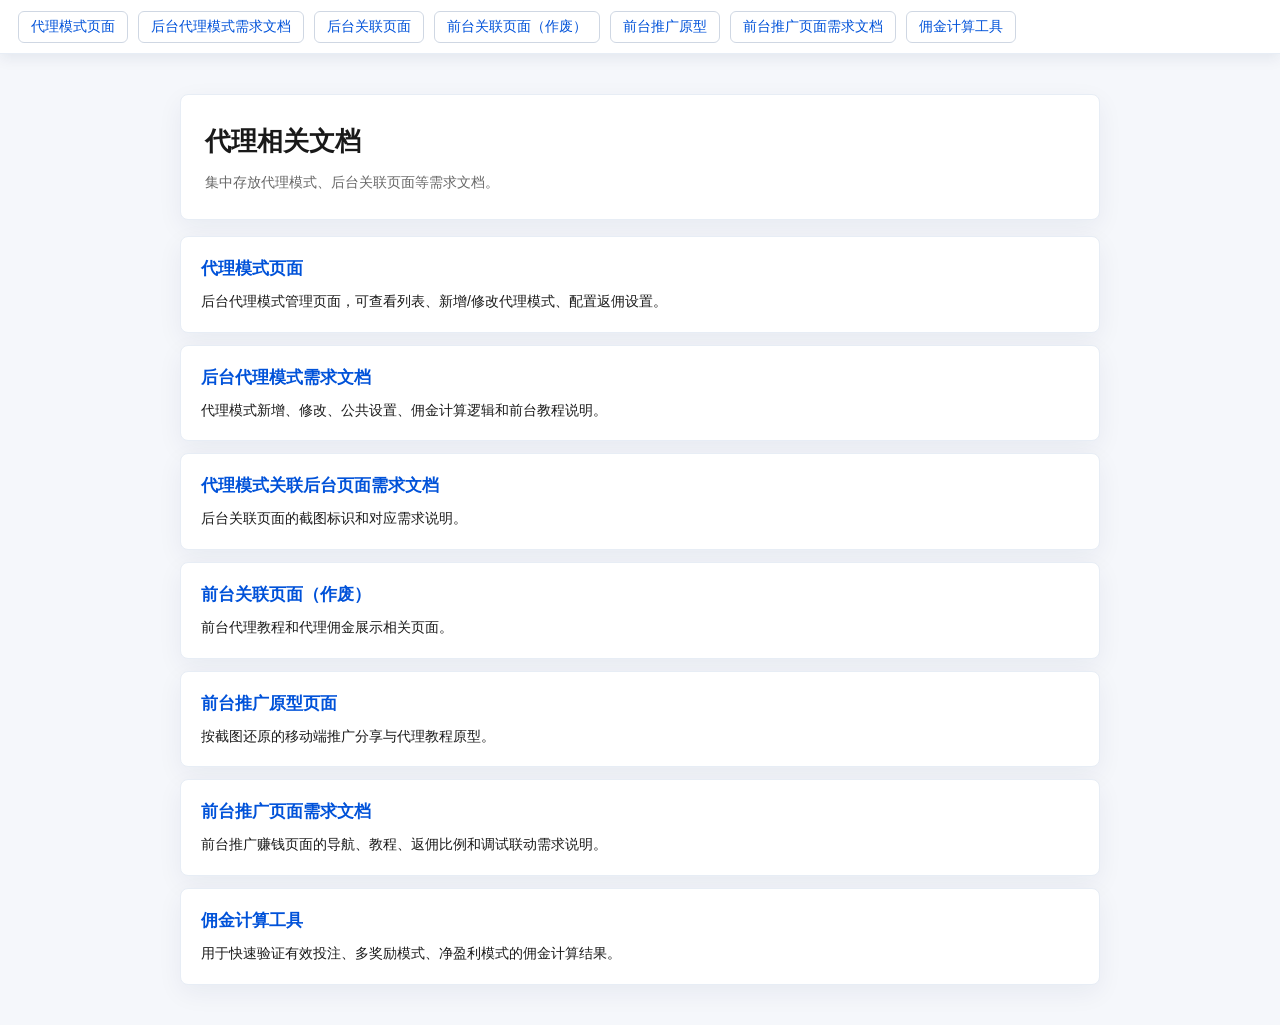
<file: index.html>
<!doctype html>
<html lang="zh-CN">
<head>
  <meta charset="UTF-8" />
  <meta name="viewport" content="width=device-width, initial-scale=1" />
  <title>代理相关文档</title>
  <style>
    :root {
      --brand: #0052d9;
      --border: #e7edf5;
      --bg: #f5f7fb;
      --card: #fff;
      --text-1: rgba(0, 0, 0, .9);
      --text-2: rgba(0, 0, 0, .6);
    }
    * { box-sizing: border-box; }
    body {
      margin: 0;
      padding-top: 54px;
      background: var(--bg);
      color: var(--text-1);
      font: 14px/1.7 "Helvetica Neue", "PingFang SC", "Microsoft YaHei", Arial, sans-serif;
    }
    .global-links {
      position: fixed;
      top: 0;
      left: 0;
      right: 0;
      z-index: 300;
      height: 54px;
      display: flex;
      align-items: center;
      gap: 10px;
      padding: 0 18px;
      overflow-x: auto;
      background: rgba(255, 255, 255, .96);
      border-bottom: 1px solid var(--border);
      box-shadow: 0 4px 14px rgba(15, 40, 80, .08);
      backdrop-filter: blur(8px);
    }
    .global-links a {
      display: inline-flex;
      align-items: center;
      height: 32px;
      padding: 0 12px;
      border: 1px solid #cfd7e3;
      border-radius: 6px;
      color: var(--brand);
      background: #fff;
      font-weight: 500;
      text-decoration: none;
      white-space: nowrap;
    }
    .global-links a:hover {
      border-color: var(--brand);
      background: #f8fbff;
    }
    .page {
      max-width: 960px;
      margin: 0 auto;
      padding: 40px 20px;
    }
    .hero, .doc-card {
      background: var(--card);
      border: 1px solid var(--border);
      border-radius: 8px;
      box-shadow: 0 8px 26px rgba(15, 40, 80, .06);
    }
    .hero {
      padding: 24px;
      margin-bottom: 16px;
    }
    h1 {
      margin: 0 0 8px;
      font-size: 26px;
    }
    p {
      margin: 0;
      color: var(--text-2);
    }
    .doc-list {
      display: grid;
      gap: 12px;
    }
    .doc-card {
      display: block;
      padding: 18px 20px;
      color: inherit;
      text-decoration: none;
    }
    .doc-card:hover {
      border-color: var(--brand);
      background: #f8fbff;
    }
    .doc-card strong {
      display: block;
      margin-bottom: 6px;
      color: var(--brand);
      font-size: 17px;
    }
  </style>
</head>
<body>
  <nav class="global-links" aria-label="页面关联入口">
    <a href="代理模式页面.html" target="_blank">代理模式页面</a>
    <a href="后台代理模式需求文档.html" target="_blank">后台代理模式需求文档</a>
    <a href="后台其他页面.html" target="_blank">后台关联页面</a>
    <a href="前台关联页面.html" target="_blank">前台关联页面（作废）</a>
    <a href="前台推广原型页面.html" target="_blank">前台推广原型</a>
    <a href="前台推广页面需求文档.html" target="_blank">前台推广页面需求文档</a>
    <a href="佣金计算工具.html" target="_blank">佣金计算工具</a>
  </nav>
  <main class="page">
    <section class="hero">
      <h1>代理相关文档</h1>
      <p>集中存放代理模式、后台关联页面等需求文档。</p>
    </section>
    <section class="doc-list" aria-label="代理相关文档列表">
      <a class="doc-card" href="代理模式页面.html">
        <strong>代理模式页面</strong>
        <span>后台代理模式管理页面，可查看列表、新增/修改代理模式、配置返佣设置。</span>
      </a>
      <a class="doc-card" href="后台代理模式需求文档.html">
        <strong>后台代理模式需求文档</strong>
        <span>代理模式新增、修改、公共设置、佣金计算逻辑和前台教程说明。</span>
      </a>
      <a class="doc-card" href="代理模式关联后台页面需求文档.html">
        <strong>代理模式关联后台页面需求文档</strong>
        <span>后台关联页面的截图标识和对应需求说明。</span>
      </a>
      <a class="doc-card" href="前台关联页面.html">
        <strong>前台关联页面（作废）</strong>
        <span>前台代理教程和代理佣金展示相关页面。</span>
      </a>
      <a class="doc-card" href="前台推广原型页面.html">
        <strong>前台推广原型页面</strong>
        <span>按截图还原的移动端推广分享与代理教程原型。</span>
      </a>
      <a class="doc-card" href="前台推广页面需求文档.html">
        <strong>前台推广页面需求文档</strong>
        <span>前台推广赚钱页面的导航、教程、返佣比例和调试联动需求说明。</span>
      </a>
      <a class="doc-card" href="佣金计算工具.html">
        <strong>佣金计算工具</strong>
        <span>用于快速验证有效投注、多奖励模式、净盈利模式的佣金计算结果。</span>
      </a>
    </section>
  </main>
</body>
</html>
</file>
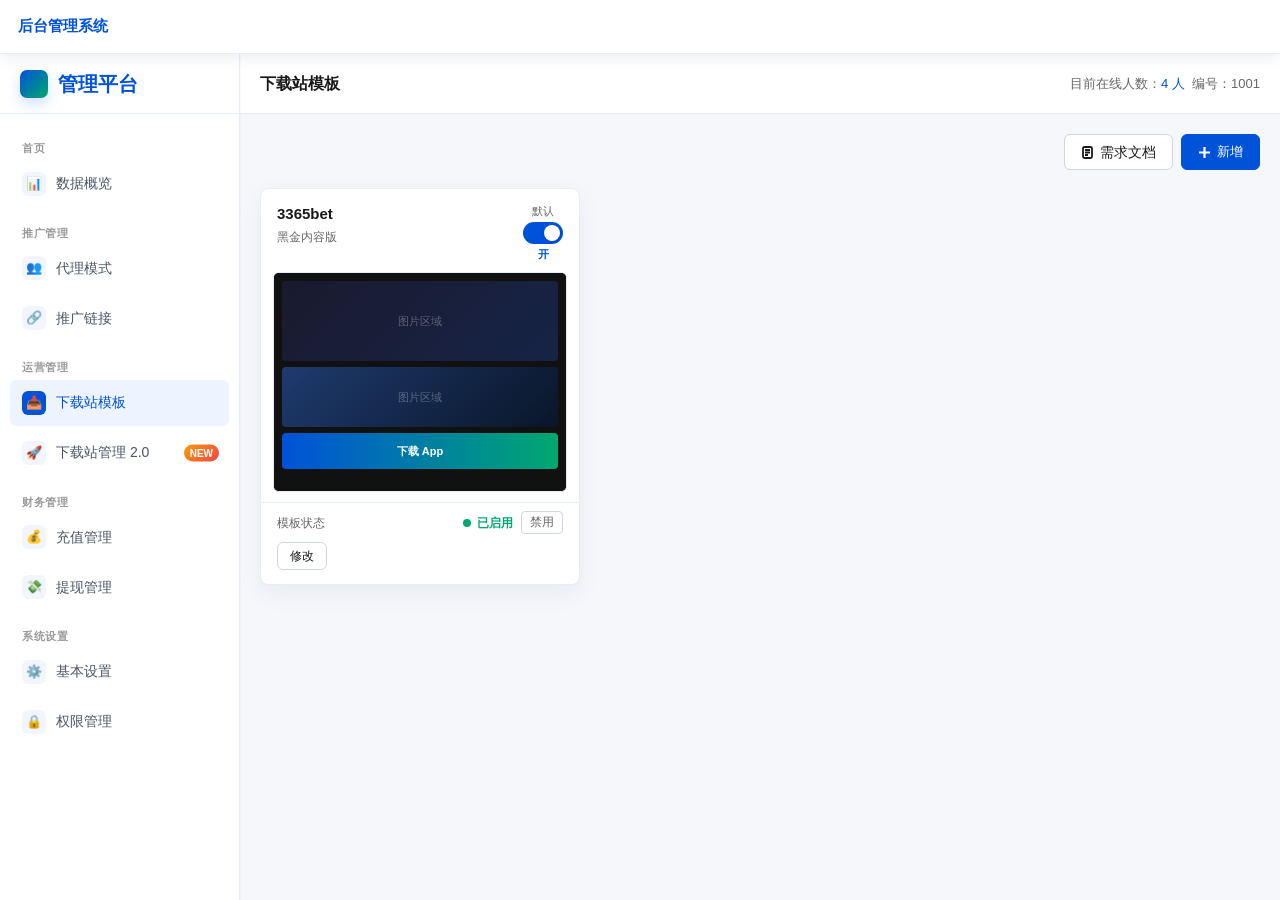
<file: download-station-v2_1.html>
<!doctype html>
<html lang="zh-CN">
<head>
<meta charset="UTF-8">
<meta name="viewport" content="width=device-width, initial-scale=1">
<title>下载站模板</title>
<style>
/* ═══════════════ TOKENS (from 代理模式) ═══════════════ */
:root {
  --td-brand: #0052d9;
  --td-brand-hover: #366ef4;
  --td-success: #00a870;
  --td-danger: #e34d59;
  --td-warning: #ed7b2f;
  --td-text-1: rgba(0,0,0,.9);
  --td-text-2: rgba(0,0,0,.6);
  --td-text-3: rgba(0,0,0,.4);
  --td-border: #cfd7e3;
  --td-border-2: #e7edf5;
  --td-bg: #f5f7fb;
  --td-card: #fff;
  --td-card-soft: #fbfcfe;
  --td-radius: 8px;
  --td-radius-sm: 6px;
  --td-shadow: 0 8px 26px rgba(15,40,80,.06);
  --td-shadow-modal: 0 20px 48px rgba(15,40,80,.16);
  --td-focus: 0 0 0 2px rgba(0,82,217,.2);
}
*{box-sizing:border-box;margin:0;padding:0;}
html{width:100%;overflow-x:hidden;}
body{
  font:14px/1.5 "Helvetica Neue","PingFang SC","Hiragino Sans GB","Microsoft YaHei",-apple-system,BlinkMacSystemFont,sans-serif;
  color:var(--td-text-1);background:var(--td-bg);
  padding-top:54px;overflow-x:hidden;
}

/* ═══════════════ GLOBAL LINKS BAR ═══════════════ */
.global-links{
  position:fixed;top:0;left:0;right:0;z-index:300;
  height:54px;display:flex;align-items:center;gap:10px;
  padding:0 18px;overflow-x:auto;
  background:rgba(255,255,255,.96);
  border-bottom:1px solid var(--td-border-2);
  box-shadow:0 4px 14px rgba(15,40,80,.08);
  backdrop-filter:blur(8px);
}

/* ═══════════════ LAYOUT ═══════════════ */
.app{
  min-height:calc(100vh - 54px);width:100%;max-width:100vw;
  display:grid;grid-template-columns:240px 1fr;overflow-x:hidden;
}

/* ═══════════════ SIDEBAR ═══════════════ */
.side{
  background:#fff;border-right:1px solid var(--td-border-2);
  position:sticky;top:54px;height:calc(100vh - 54px);
  overflow:auto;box-shadow:1px 0 0 rgba(15,40,80,.02);
}
.logo{
  height:60px;display:flex;align-items:center;
  padding:0 20px;font-size:20px;font-weight:700;
  color:var(--td-brand);border-bottom:1px solid var(--td-border-2);
}
.logo::before{
  content:"";width:28px;height:28px;margin-right:10px;
  border-radius:7px;
  background:linear-gradient(135deg,var(--td-brand) 0%,#00a870 100%);
  box-shadow:0 6px 14px rgba(0,82,217,.18);flex-shrink:0;
}
.menu{padding:12px 10px;}
.menu a{
  display:flex;align-items:center;gap:10px;
  color:#4b5565;text-decoration:none;
  padding:11px 12px;margin-bottom:4px;
  border-radius:var(--td-radius-sm);
  transition:background-color .18s,color .18s;font-weight:500;
}
.menu a::before{
  content:attr(data-icon);
  display:inline-flex;align-items:center;justify-content:center;
  width:24px;height:24px;border-radius:6px;
  background:#f2f5fb;color:#6b778c;font-size:13px;flex-shrink:0;
}
.menu a:hover{background:#f4f7fc;color:var(--td-brand);}
.menu a.active{background:#eef4ff;color:var(--td-brand);}
.menu a.active::before{background:var(--td-brand);color:#fff;}
.menu-group-label{
  font-size:11px;font-weight:600;color:var(--td-text-3);
  padding:14px 12px 4px;letter-spacing:.5px;text-transform:uppercase;
}

/* ═══════════════ MAIN ═══════════════ */
.main{display:flex;flex-direction:column;min-width:0;max-width:100%;overflow-x:hidden;}
.topbar{
  height:60px;background:var(--td-card);
  border-bottom:1px solid var(--td-border-2);
  display:flex;align-items:center;justify-content:space-between;
  padding:0 20px;font-size:14px;
  box-shadow:0 1px 0 rgba(15,40,80,.02);
}
.topbar-title{font-size:16px;font-weight:700;color:var(--td-text-1);}
.container{padding:20px;}

/* ═══════════════ BUTTONS ═══════════════ */
.btn{
  display:inline-flex;align-items:center;justify-content:center;gap:6px;
  height:36px;padding:0 16px;border-radius:var(--td-radius-sm);
  font:13px/1 inherit;cursor:pointer;border:1px solid var(--td-border);
  background:#fff;color:var(--td-text-1);transition:.18s;font-weight:500;
  text-decoration:none;
}
.btn:hover{border-color:var(--td-brand-hover);color:var(--td-brand-hover);background:#f8fbff;}
.btn.primary{background:var(--td-brand);color:#fff;border-color:var(--td-brand);}
.btn.primary:hover{background:var(--td-brand-hover);border-color:var(--td-brand-hover);}
.btn.danger{color:var(--td-danger);border-color:#f3b3b8;}
.btn.danger:hover{background:#fff1f2;border-color:var(--td-danger);}
.btn-sm{height:28px;padding:0 12px;font-size:12px;}

/* ═══════════════ CARDS GRID ═══════════════ */
.action-bar{display:flex;justify-content:flex-end;margin-bottom:18px;}
.templates-grid{
  display:grid;
  grid-template-columns:repeat(auto-fill,minmax(280px,1fr));
  gap:20px;
}
.tpl-card{
  background:var(--td-card);border:1px solid var(--td-border-2);
  border-radius:var(--td-radius);box-shadow:var(--td-shadow);overflow:hidden;
  transition:box-shadow .2s;
}
.tpl-card:hover{box-shadow:0 12px 32px rgba(15,40,80,.1);}
.tpl-card-head{
  padding:14px 16px 10px;
  display:flex;justify-content:space-between;align-items:flex-start;
}
.tpl-name{font-size:15px;font-weight:700;}
.tpl-sub{font-size:12px;color:var(--td-text-2);margin-top:2px;}
.switch-wrap{display:flex;flex-direction:column;align-items:center;gap:2px;}
.switch-label{font-size:11px;color:var(--td-text-2);}
.switch{
  width:40px;height:22px;border-radius:11px;
  background:#bfc4cc;cursor:pointer;position:relative;transition:.2s;border:none;
}
.switch::after{
  content:"";position:absolute;top:3px;left:3px;
  width:16px;height:16px;border-radius:50%;
  background:#fff;box-shadow:0 1px 3px rgba(0,0,0,.2);transition:.2s;
}
.switch.on{background:var(--td-brand);}
.switch.on::after{left:21px;}
.tpl-preview-wrap{
  margin:0 12px 10px;border-radius:6px;overflow:hidden;
  border:1px solid var(--td-border-2);background:#111;
  height:220px;overflow-y:auto;position:relative;
}
.tpl-preview-inner{width:100%;min-height:100%;}
.tpl-card-foot{padding:10px 16px 14px;display:flex;gap:8px;}

/* ═══════════════ MODAL OVERLAY ═══════════════ */
.mask{
  display:none;position:fixed;inset:0;z-index:1000;
  background:rgba(0,0,0,.4);backdrop-filter:blur(3px);
  align-items:center;justify-content:center;
  padding:20px 16px;
}
.mask.open{display:flex;}
.modal{
  background:#fff;border-radius:12px;
  box-shadow:var(--td-shadow-modal);
  width:100%;max-width:980px;
  max-height:calc(100vh - 40px);
  display:flex;flex-direction:column;
  animation:mIn .22s ease;
  overflow:hidden;
}
@keyframes mIn{from{opacity:0;transform:translateY(-10px);}to{opacity:1;transform:none;}}

/* Modal header and footer — fixed, never scroll */
.mh{
  padding:16px 24px 14px;border-bottom:1px solid var(--td-border-2);
  display:flex;align-items:center;justify-content:space-between;
  font-size:16px;font-weight:700;flex-shrink:0;
}
.close{
  width:30px;height:30px;border-radius:50%;border:none;background:none;
  cursor:pointer;font-size:20px;color:var(--td-text-3);
  display:flex;align-items:center;justify-content:center;transition:.18s;
}
.close:hover{background:#f5f7fb;color:var(--td-text-1);}

/* Modal layout: form left + preview right — takes all remaining height */
.modal-layout{
  display:grid;grid-template-columns:1fr 320px;
  flex:1;min-height:0;overflow:hidden;
}
.modal-form-col{
  border-right:1px solid var(--td-border-2);
  display:flex;flex-direction:column;min-height:0;overflow:hidden;
}
.modal-preview-col{
  background:#f5f7fb;display:flex;flex-direction:column;
  overflow:hidden;border-radius:0 0 12px 0;
}

/* Scrollable body — only this area scrolls */
.mb{padding:20px 24px;overflow-y:auto;flex:1;min-height:0;}

/* Footer — always visible at the bottom of form col */
.modal-footer{
  padding:12px 24px;border-top:1px solid var(--td-border-2);
  display:flex;justify-content:flex-end;gap:10px;flex-shrink:0;
  background:#fff;
}

/* ═══════════════ FORM INSIDE MODAL ═══════════════ */
.section-title{
  font-size:13px;font-weight:700;color:var(--td-text-1);
  margin:0 0 12px;padding-bottom:8px;
  border-bottom:1px solid var(--td-border-2);
  display:flex;align-items:center;gap:8px;
}
.badge-sm{
  font-size:11px;font-weight:500;color:var(--td-text-2);
  background:#f0f4fb;border-radius:4px;padding:1px 6px;
}
.form-section{margin-bottom:22px;}
.form-row{display:grid;grid-template-columns:1fr 1fr;gap:12px;margin-bottom:12px;}
.form-row.full{grid-template-columns:1fr;}
.form-group{display:flex;flex-direction:column;gap:5px;}
.lb{font-size:12px;color:var(--td-text-2);font-weight:500;}
.lb .req{color:var(--td-danger);margin-left:2px;}
.inp{
  height:34px;padding:0 10px;width:100%;
  border:1px solid var(--td-border);border-radius:var(--td-radius-sm);
  font:13px/1 inherit;color:var(--td-text-1);
  background:#fff;outline:none;transition:.18s;
}
.inp:focus{border-color:var(--td-brand);box-shadow:var(--td-focus);}
.inp::placeholder{color:var(--td-text-3);}
.inp.invalid{border-color:var(--td-danger);}

/* image rows */
.img-rows{display:flex;flex-direction:column;gap:8px;}
.img-row{
  background:#f9fbfd;border:1px solid var(--td-border-2);
  border-radius:var(--td-radius-sm);padding:10px 12px;
  display:grid;grid-template-columns:70px 1fr 28px;gap:10px;align-items:center;
}
.img-thumb{
  width:64px;height:46px;border-radius:5px;
  border:1px dashed var(--td-border);background:#eef2f8;
  display:flex;align-items:center;justify-content:center;
  overflow:hidden;cursor:pointer;transition:.18s;flex-shrink:0;position:relative;
}
.img-thumb:hover{border-color:var(--td-brand);background:#eef4ff;}
.img-thumb img{width:100%;height:100%;object-fit:cover;display:none;position:absolute;inset:0;}
.img-thumb .th-hint{
  display:flex;flex-direction:column;align-items:center;
  gap:1px;color:var(--td-text-3);font-size:9px;text-align:center;
}
.img-row-fields{display:flex;flex-direction:column;gap:6px;}
.rm-btn{
  width:26px;height:26px;border-radius:50%;border:1px solid var(--td-border);
  background:#fff;color:var(--td-text-3);cursor:pointer;
  display:flex;align-items:center;justify-content:center;
  font-size:15px;transition:.18s;flex-shrink:0;align-self:center;
}
.rm-btn:hover{border-color:var(--td-danger);color:var(--td-danger);}
.add-row-btn{
  display:flex;align-items:center;justify-content:center;gap:6px;
  height:36px;border:1px dashed var(--td-border);border-radius:var(--td-radius-sm);
  background:#f9fbfd;color:var(--td-brand);font-size:12px;cursor:pointer;
  transition:.18s;
}
.add-row-btn:hover{border-color:var(--td-brand);background:#eef4ff;}
.add-row-btn:disabled{opacity:.4;cursor:not-allowed;}

/* float icon pair */
.float-pair{display:grid;grid-template-columns:1fr 1fr;gap:10px;}
.float-item{
  background:#f9fbfd;border:1px solid var(--td-border-2);
  border-radius:var(--td-radius-sm);padding:10px 12px;
}
.float-item-head{display:flex;align-items:center;gap:10px;margin-bottom:8px;}
.float-icon-box{
  width:48px;height:48px;border-radius:8px;
  border:1px dashed var(--td-border);background:#eef2f8;
  display:flex;align-items:center;justify-content:center;
  overflow:hidden;cursor:pointer;transition:.18s;flex-shrink:0;position:relative;
}
.float-icon-box:hover{border-color:var(--td-brand);background:#eef4ff;}
.float-icon-box img{width:100%;height:100%;object-fit:cover;display:none;position:absolute;inset:0;}
.float-icon-label{font-size:12px;font-weight:600;color:var(--td-text-2);}

/* bottom image */
.bottom-img-box{
  width:100%;height:64px;border-radius:6px;
  border:1px dashed var(--td-border);background:#eef2f8;
  display:flex;align-items:center;justify-content:center;
  overflow:hidden;cursor:pointer;transition:.18s;margin-bottom:10px;position:relative;
}
.bottom-img-box:hover{border-color:var(--td-brand);background:#eef4ff;}
.bottom-img-box img{width:100%;height:100%;object-fit:contain;display:none;position:absolute;inset:0;}
.bottom-img-hint{display:flex;flex-direction:column;align-items:center;gap:3px;color:var(--td-text-3);font-size:11px;}

/* ═══════════════ PREVIEW PANEL ═══════════════ */
.preview-panel{
  padding:16px;overflow-y:auto;flex:1;min-height:0;
  display:flex;flex-direction:column;align-items:center;
}
.preview-panel-title{
  font-size:12px;font-weight:700;color:var(--td-text-2);
  margin-bottom:10px;letter-spacing:.5px;text-transform:uppercase;
  width:100%;text-align:center;
}
.phone-frame{
  width:220px;margin:0 auto;
  background:#0d0d0d;border-radius:28px;
  box-shadow:0 0 0 8px #222,0 20px 40px rgba(0,0,0,.5);
  overflow:hidden;position:relative;flex-shrink:0;
}
.phone-notch{
  height:22px;background:#0d0d0d;
  display:flex;align-items:center;justify-content:center;
  position:relative;z-index:2;
}
.phone-notch::after{
  content:"";width:60px;height:12px;border-radius:6px;background:#111;
}
.phone-screen{
  background:#1a1a2e;min-height:380px;position:relative;overflow:hidden;
  display:flex;flex-direction:column;
}
/* preview image area */
.pv-imgs{flex:1;overflow-y:auto;padding:0;}
.pv-img-item{width:100%;display:block;}
.pv-img-item img{width:100%;display:block;object-fit:cover;}
.pv-img-placeholder{
  width:100%;height:80px;
  display:flex;align-items:center;justify-content:center;
  background:linear-gradient(135deg,#1e3a6e,#0a1628);
  color:rgba(255,255,255,.25);font-size:10px;
}
/* float icons on phone */
.pv-floats{
  position:absolute;right:6px;top:16px;
  display:flex;flex-direction:column;gap:4px;z-index:10;
}
.pv-float{
  width:30px;height:30px;border-radius:8px;
  background:rgba(255,255,255,.15);backdrop-filter:blur(4px);
  border:1px solid rgba(255,255,255,.2);
  display:flex;align-items:center;justify-content:center;
  overflow:hidden;font-size:10px;color:#fff;
}
.pv-float img{width:100%;height:100%;object-fit:cover;display:none;}
/* bottom bar on phone */
.pv-bottom{
  background:#1a1a2e;padding:6px;
  border-top:1px solid rgba(255,255,255,.08);
  display:flex;align-items:center;gap:4px;flex-shrink:0;
}
.pv-bottom-img{
  flex:1;height:36px;border-radius:4px;overflow:hidden;
  background:linear-gradient(135deg,#0052d9,#00a870);
  display:flex;align-items:center;justify-content:center;
  color:#fff;font-size:9px;
}
.pv-bottom-img img{width:100%;height:100%;object-fit:cover;display:none;}

/* ═══════════════ ENABLE TOGGLE ROW ═══════════════ */
.enable-toggle-row{
  display:flex;align-items:center;gap:8px;height:34px;
}
.enable-toggle-label{
  font-size:13px;font-weight:600;color:var(--td-success);min-width:60px;
}
.enable-toggle-tip{
  font-size:11px;color:var(--td-text-3);
}

/* ═══════════════ IMAGE SIZE HINT ═══════════════ */
.img-size-hint{
  display:flex;align-items:center;gap:5px;
  font-size:12px;color:var(--td-text-2);
  background:#f0f6ff;border:1px solid #d4e5ff;
  border-radius:var(--td-radius-sm);
  padding:6px 10px;margin-bottom:10px;line-height:1.4;
}
.img-size-hint svg{flex-shrink:0;color:var(--td-brand);}
.img-size-hint strong{color:var(--td-brand);}

/* size tag inside img row */
.img-size-tag{
  display:inline-flex;align-items:center;gap:3px;
  font-size:10px;color:var(--td-text-3);
  background:#f0f4fb;border-radius:3px;padding:1px 5px;
  margin-top:2px;
}

/* ═══════════════ PRD MODAL ═══════════════ */
.prd-mask{
  display:none;position:fixed;inset:0;z-index:1500;
  background:rgba(0,0,0,.5);backdrop-filter:blur(3px);
  align-items:center;justify-content:center;padding:20px;
}
.prd-mask.open{display:flex;}
.prd-box{
  background:#fff;border-radius:12px;
  box-shadow:0 20px 60px rgba(15,40,80,.2);
  width:100%;max-width:760px;max-height:calc(100vh - 40px);
  display:flex;flex-direction:column;animation:mIn .22s ease;overflow:hidden;
}
.prd-head{
  padding:16px 24px;border-bottom:1px solid var(--td-border-2);
  display:flex;align-items:center;justify-content:space-between;flex-shrink:0;
}
.prd-head-left{display:flex;align-items:center;gap:10px;}
.prd-head-tag{
  font-size:11px;font-weight:700;color:#fff;
  background:var(--td-brand);border-radius:4px;padding:2px 8px;letter-spacing:.5px;
}
.prd-head-title{font-size:15px;font-weight:700;color:var(--td-text-1);}
.prd-head-ver{font-size:12px;color:var(--td-text-3);}
.prd-body{overflow-y:auto;padding:24px 28px;flex:1;}
.prd-cover{
  text-align:center;padding:20px 0 28px;
  border-bottom:2px solid var(--td-border-2);margin-bottom:24px;
}
.prd-cover-title{font-size:22px;font-weight:800;color:var(--td-brand);margin-bottom:4px;}
.prd-cover-sub{font-size:13px;color:var(--td-text-3);}
.prd-cover-meta{
  display:inline-flex;gap:20px;margin-top:14px;
  background:#f5f7fb;border-radius:8px;padding:10px 20px;font-size:12px;color:var(--td-text-2);
}
.prd-cover-meta span strong{color:var(--td-text-1);}
.prd-section{margin-bottom:24px;}
.prd-h1{
  font-size:15px;font-weight:800;color:var(--td-text-1);
  padding:8px 12px;background:#f0f6ff;border-left:3px solid var(--td-brand);
  border-radius:0 6px 6px 0;margin-bottom:12px;
}
.prd-h2{font-size:13px;font-weight:700;color:var(--td-brand);margin:14px 0 6px;}
.prd-p{font-size:13px;color:#555;line-height:1.7;margin-bottom:6px;}
.prd-ul{list-style:none;padding:0;margin:0 0 8px;}
.prd-ul li{font-size:13px;color:#555;line-height:1.6;padding:2px 0 2px 16px;position:relative;}
.prd-ul li::before{content:'·';position:absolute;left:4px;color:var(--td-brand);font-weight:700;}
.prd-table{width:100%;border-collapse:collapse;font-size:12px;margin-bottom:10px;}
.prd-table th{background:var(--td-brand);color:#fff;padding:7px 10px;text-align:left;font-weight:600;}
.prd-table td{padding:7px 10px;border-bottom:1px solid var(--td-border-2);color:#555;vertical-align:top;line-height:1.5;}
.prd-table tr:nth-child(even) td{background:#f9fbfd;}
.prd-table tr:last-child td{border-bottom:none;}
.prd-tag{
  display:inline-block;font-size:11px;padding:1px 6px;border-radius:3px;font-weight:600;
}
.prd-tag.todo{background:#fff3cd;color:#856404;}
.prd-tag.yes{background:#d1fae5;color:#065f46;}
.prd-tag.no{background:#fee2e2;color:#991b1b;}
.prd-divider{height:1px;background:var(--td-border-2);margin:20px 0;}
.prd-foot{
  padding:12px 24px;border-top:1px solid var(--td-border-2);
  display:flex;justify-content:flex-end;gap:8px;flex-shrink:0;background:#fafbfd;
}

/* ═══════════════ CONFIRM DIALOG ═══════════════ */
.confirm-mask{
  display:none;position:fixed;inset:0;z-index:2000;
  background:rgba(0,0,0,.45);backdrop-filter:blur(2px);
  align-items:center;justify-content:center;
}
.confirm-mask.open{display:flex;}
.confirm-box{
  background:#fff;border-radius:10px;
  box-shadow:0 20px 48px rgba(15,40,80,.18);
  width:320px;padding:24px 24px 18px;
  animation:mIn .18s ease;
}
.confirm-icon{
  width:40px;height:40px;border-radius:50%;
  display:flex;align-items:center;justify-content:center;
  margin:0 auto 12px;font-size:20px;
}
.confirm-icon.warn{background:#fff7ed;}
.confirm-title{font-size:15px;font-weight:700;text-align:center;margin-bottom:6px;}
.confirm-desc{font-size:13px;color:var(--td-text-2);text-align:center;line-height:1.6;margin-bottom:18px;}
.confirm-btns{display:flex;gap:8px;}
.confirm-btns .btn{flex:1;height:36px;}

/* ═══════════════ CARD ENABLE SWITCH ═══════════════ */
.card-status-bar{
  padding:8px 16px 0;
  display:flex;align-items:center;justify-content:space-between;
  border-top:1px solid var(--td-border-2);margin:0 0 -2px;
}
.card-status-label{font-size:12px;color:var(--td-text-2);}
.card-status-val{
  font-size:12px;font-weight:600;
  display:flex;align-items:center;gap:6px;
}
.card-status-val.enabled{color:var(--td-success);}
.card-status-val.disabled{color:var(--td-text-3);}
.card-enable-btn{
  font-size:12px;cursor:pointer;
  padding:2px 8px;border-radius:4px;border:1px solid var(--td-border);
  background:#fff;color:var(--td-text-2);transition:.15s;
}
.card-enable-btn:hover{border-color:var(--td-brand);color:var(--td-brand);}

/* ═══════════════ TOAST ═══════════════ */
.toast{
  position:fixed;bottom:28px;left:50%;
  transform:translateX(-50%) translateY(10px);
  background:#1a2332;color:#fff;padding:9px 20px;
  border-radius:99px;font-size:13px;z-index:9999;
  opacity:0;transition:.25s;pointer-events:none;white-space:nowrap;
}
.toast.show{opacity:1;transform:translateX(-50%) translateY(0);}

/* ═══════════════ V2 TABS ═══════════════ */
.v2-tabs{display:flex;overflow-x:auto;gap:2px;padding:0 4px;}
.v2-tab{
  white-space:nowrap;height:44px;padding:0 14px;
  background:none;border:none;border-bottom:2px solid transparent;
  font:13px/1 inherit;color:var(--td-text-2);cursor:pointer;
  transition:.15s;font-weight:500;
}
.v2-tab:hover{color:var(--td-text-1);}
.v2-tab.active{color:var(--td-brand);border-bottom-color:var(--td-brand);font-weight:700;}

/* ═══════════════ SCROLLBAR ═══════════════ */
::-webkit-scrollbar{width:5px;height:5px;}
::-webkit-scrollbar-track{background:transparent;}
::-webkit-scrollbar-thumb{background:#d0d7e5;border-radius:3px;}
@keyframes spin{to{transform:rotate(360deg);}}
</style>
</head>
<body>

<!-- Global links bar (from 代理模式) -->
<div class="global-links">
  <span style="font-weight:700;color:var(--td-brand);font-size:15px;white-space:nowrap;">后台管理系统</span>
</div>

<div class="app">
  <!-- ── Sidebar (from 代理模式) ── -->
  <aside class="side">
    <div class="logo">管理平台</div>
    <nav class="menu">
      <div class="menu-group-label">首页</div>
      <a href="#" data-icon="📊">数据概览</a>
      <div class="menu-group-label">推广管理</div>
      <a href="#" data-icon="👥">代理模式</a>
      <a href="#" data-icon="🔗">推广链接</a>
      <div class="menu-group-label">运营管理</div>
      <a href="#" class="active" data-icon="📥" onclick="switchPage('v1',this)">下载站模板</a>
      <a href="#" data-icon="🚀" onclick="switchPage('v2',this)" style="position:relative;">下载站管理 2.0<span style="position:absolute;right:10px;top:50%;transform:translateY(-50%);font-size:10px;font-weight:700;background:linear-gradient(135deg,#f59e0b,#ef4444);color:#fff;border-radius:99px;padding:1px 6px;line-height:1.5;">NEW</span></a>
      <div class="menu-group-label">财务管理</div>
      <a href="#" data-icon="💰">充值管理</a>
      <a href="#" data-icon="💸">提现管理</a>
      <div class="menu-group-label">系统设置</div>
      <a href="#" data-icon="⚙️">基本设置</a>
      <a href="#" data-icon="🔒">权限管理</a>
    </nav>
  </aside>

  <!-- ── Main ── -->
  <main class="main">

    <!-- PAGE V1 -->
    <div id="pageV1">
    <header class="topbar">
      <span class="topbar-title">下载站模板</span>
      <div style="font-size:13px;color:var(--td-text-2);">目前在线人数：<span style="color:var(--td-brand)">4 人</span>&nbsp;&nbsp;编号：1001</div>
    </header>

    <div class="container">
      <div class="action-bar">
        <a class="btn" onclick="openPrd()" style="margin-right:8px;cursor:pointer;">
          <svg width="13" height="13" viewBox="0 0 13 13" fill="none" stroke="currentColor" stroke-width="1.8"><rect x="2" y="1" width="9" height="11" rx="1.5"/><path d="M4 4h5M4 6.5h5M4 9h3"/></svg>
          需求文档
        </a>
        <button class="btn primary" onclick="openModal()">
          <svg width="13" height="13" viewBox="0 0 13 13" fill="none" stroke="currentColor" stroke-width="2.2"><path d="M6.5 1v11M1 6.5h11"/></svg>
          新增
        </button>
      </div>

      <!-- Template cards -->
      <div class="templates-grid" id="templatesGrid">
        <!-- Sample card -->
        <div class="tpl-card" data-enabled="1">
          <div class="tpl-card-head">
            <div>
              <div class="tpl-name">3365bet</div>
              <div class="tpl-sub">黑金内容版</div>
            </div>
            <div class="switch-wrap">
              <div class="switch-label">默认</div>
              <button class="switch on default-switch" onclick="setDefault(this)"></button>
              <div class="switch-label" style="color:var(--td-brand);font-weight:600;">开</div>
            </div>
          </div>
          <div class="tpl-preview-wrap">
            <div class="tpl-preview-inner" style="background:#111;padding:8px;display:flex;flex-direction:column;gap:6px;">
              <div style="height:80px;background:linear-gradient(135deg,#1a1a2e,#162447);border-radius:4px;display:flex;align-items:center;justify-content:center;color:rgba(255,255,255,.3);font-size:11px;">图片区域</div>
              <div style="height:60px;background:linear-gradient(135deg,#1e3a6e,#0a1628);border-radius:4px;display:flex;align-items:center;justify-content:center;color:rgba(255,255,255,.3);font-size:11px;">图片区域</div>
              <div style="height:36px;background:linear-gradient(90deg,#0052d9,#00a870);border-radius:4px;display:flex;align-items:center;justify-content:center;color:#fff;font-size:11px;font-weight:600;">下载 App</div>
            </div>
          </div>
          <div class="card-status-bar">
            <span class="card-status-label">模板状态</span>
            <div style="display:flex;align-items:center;gap:8px;">
              <span class="card-status-val enabled" id="statusVal_0">
                <svg width="8" height="8" viewBox="0 0 8 8"><circle cx="4" cy="4" r="4" fill="currentColor"/></svg>已启用
              </span>
              <button class="card-enable-btn" onclick="confirmToggleEnable(this,0)">禁用</button>
            </div>
          </div>
          <div class="tpl-card-foot">
            <button class="btn btn-sm" onclick="openModal('edit')">修改</button>
          </div>
        </div>
      </div>
    </div>
    </div><!-- /pageV1 -->

    <!-- PAGE V2 -->
    <div id="pageV2" style="display:none;">
    <header class="topbar">
      <span class="topbar-title" style="display:flex;align-items:center;gap:8px;">
        下载站管理
        <span style="font-size:11px;font-weight:700;background:linear-gradient(135deg,#0052d9,#00a870);color:#fff;border-radius:99px;padding:2px 8px;">2.0</span>
      </span>
      <div style="font-size:13px;color:var(--td-text-2);">目前在线人数：<span style="color:var(--td-brand)">4 人</span>&nbsp;&nbsp;编号：1001</div>
    </header>

    <div class="container">
      <!-- Stats bar -->
      <div style="display:grid;grid-template-columns:repeat(4,1fr);gap:16px;margin-bottom:20px;">
        <div style="background:#fff;border:1px solid var(--td-border-2);border-radius:var(--td-radius);padding:16px 20px;box-shadow:var(--td-shadow);">
          <div style="font-size:12px;color:var(--td-text-2);margin-bottom:6px;">模板总数</div>
          <div style="font-size:28px;font-weight:800;color:var(--td-text-1);">3</div>
          <div style="font-size:11px;color:var(--td-text-3);margin-top:4px;">上限 20 个</div>
        </div>
        <div style="background:#fff;border:1px solid var(--td-border-2);border-radius:var(--td-radius);padding:16px 20px;box-shadow:var(--td-shadow);">
          <div style="font-size:12px;color:var(--td-text-2);margin-bottom:6px;">已启用</div>
          <div style="font-size:28px;font-weight:800;color:var(--td-success);">2</div>
          <div style="font-size:11px;color:var(--td-text-3);margin-top:4px;">前台运行中</div>
        </div>
        <div style="background:#fff;border:1px solid var(--td-border-2);border-radius:var(--td-radius);padding:16px 20px;box-shadow:var(--td-shadow);">
          <div style="font-size:12px;color:var(--td-text-2);margin-bottom:6px;">支持语言</div>
          <div style="font-size:28px;font-weight:800;color:var(--td-brand);">6</div>
          <div style="font-size:11px;color:var(--td-text-3);margin-top:4px;">多语言版本</div>
        </div>
        <div style="background:#fff;border:1px solid var(--td-border-2);border-radius:var(--td-radius);padding:16px 20px;box-shadow:var(--td-shadow);">
          <div style="font-size:12px;color:var(--td-text-2);margin-bottom:6px;">模板样式</div>
          <div style="font-size:28px;font-weight:800;color:#f59e0b;">7</div>
          <div style="font-size:11px;color:var(--td-text-3);margin-top:4px;">可选风格</div>
        </div>
      </div>

      <div class="action-bar">
        <button class="btn primary" onclick="openV2Modal()">
          <svg width="13" height="13" viewBox="0 0 13 13" fill="none" stroke="currentColor" stroke-width="2.2"><path d="M6.5 1v11M1 6.5h11"/></svg>
          新增
        </button>
      </div>

      <!-- V2 Template cards -->
      <div class="templates-grid" id="v2TemplatesGrid">

        <!-- Sample V2 card 1 -->
        <div class="tpl-card v2-card" data-enabled="1" data-style="蓝白版" data-lang="葡萄牙语">
          <div style="height:4px;background:linear-gradient(90deg,#0052d9,#366ef4);"></div>
          <div class="tpl-card-head">
            <div>
              <div class="tpl-name">188.com 葡萄牙语版</div>
              <div style="display:flex;gap:6px;margin-top:4px;flex-wrap:wrap;">
                <span style="font-size:10px;background:#eef4ff;color:var(--td-brand);border-radius:3px;padding:1px 6px;font-weight:600;">蓝白版</span>
                <span style="font-size:10px;background:#f0fdf4;color:#16a34a;border-radius:3px;padding:1px 6px;font-weight:600;">葡萄牙语</span>
              </div>
            </div>
            <div class="switch-wrap">
              <div class="switch-label">默认</div>
              <button class="switch on default-switch v2-default" onclick="setV2Default(this)"></button>
              <div class="switch-label" style="color:var(--td-brand);font-weight:600;">开</div>
            </div>
          </div>
          <div class="tpl-preview-wrap">
            <div style="background:#1565C0;padding:6px 8px;display:flex;align-items:center;gap:6px;">
              <div style="width:20px;height:20px;background:#fff;border-radius:4px;display:flex;align-items:center;justify-content:center;font-size:9px;font-weight:700;color:#0052d9;">A</div>
              <span style="color:#fff;font-size:10px;font-weight:700;flex:1;">text</span>
            </div>
            <div style="height:120px;background:linear-gradient(135deg,#1e3a8a,#1565C0);display:flex;align-items:center;justify-content:center;font-size:10px;color:rgba(255,255,255,.5);">ANOS DE JOGO CONFIÁVEL</div>
            <div style="background:#f0f4ff;padding:8px;display:flex;gap:6px;">
              <div style="flex:1;height:28px;background:#0052d9;border-radius:4px;display:flex;align-items:center;justify-content:center;color:#fff;font-size:9px;font-weight:700;">Jogue Agora</div>
              <div style="flex:1;height:28px;background:#f59e0b;border-radius:4px;display:flex;align-items:center;justify-content:center;color:#fff;font-size:9px;font-weight:700;">Baixe Agora</div>
            </div>
          </div>
          <div class="card-status-bar">
            <span class="card-status-label">模板状态</span>
            <div style="display:flex;align-items:center;gap:8px;">
              <span class="card-status-val enabled">
                <svg width="8" height="8" viewBox="0 0 8 8"><circle cx="4" cy="4" r="4" fill="currentColor"/></svg>已启用
              </span>
              <button class="card-enable-btn" onclick="confirmV2ToggleEnable(this)">禁用</button>
            </div>
          </div>
          <div class="tpl-card-foot">
            <button class="btn btn-sm" onclick="openV2Modal('edit',this)">修改</button>
            <button class="btn btn-sm" style="margin-left:auto;color:var(--td-text-3);" onclick="">复制链接</button>
          </div>
        </div>

        <!-- Sample V2 card 2 -->
        <div class="tpl-card v2-card" data-enabled="1" data-style="黑金版" data-lang="英语">
          <div style="height:4px;background:linear-gradient(90deg,#b45309,#f59e0b);"></div>
          <div class="tpl-card-head">
            <div>
              <div class="tpl-name">3365bet 英语版</div>
              <div style="display:flex;gap:6px;margin-top:4px;flex-wrap:wrap;">
                <span style="font-size:10px;background:#1a1a2e;color:#f59e0b;border-radius:3px;padding:1px 6px;font-weight:600;">黑金版</span>
                <span style="font-size:10px;background:#f0fdf4;color:#16a34a;border-radius:3px;padding:1px 6px;font-weight:600;">英语</span>
              </div>
            </div>
            <div class="switch-wrap">
              <div class="switch-label">默认</div>
              <button class="switch v2-default" onclick="setV2Default(this)"></button>
              <div class="switch-label">关</div>
            </div>
          </div>
          <div class="tpl-preview-wrap">
            <div style="background:#111;padding:6px 8px;display:flex;align-items:center;gap:6px;">
              <div style="width:20px;height:20px;background:#f59e0b;border-radius:4px;display:flex;align-items:center;justify-content:center;font-size:9px;font-weight:700;color:#111;">A</div>
              <span style="color:#f59e0b;font-size:10px;font-weight:700;flex:1;">text</span>
            </div>
            <div style="height:120px;background:linear-gradient(135deg,#111,#1a1a2e);display:flex;align-items:center;justify-content:center;font-size:10px;color:rgba(245,158,11,.5);">GAMING PLATFORM</div>
            <div style="background:#0d0d0d;padding:8px;display:flex;gap:6px;">
              <div style="flex:1;height:28px;background:#f59e0b;border-radius:4px;display:flex;align-items:center;justify-content:center;color:#111;font-size:9px;font-weight:700;">Play Now</div>
              <div style="flex:1;height:28px;border:1px solid #f59e0b;border-radius:4px;display:flex;align-items:center;justify-content:center;color:#f59e0b;font-size:9px;font-weight:700;">Download</div>
            </div>
          </div>
          <div class="card-status-bar">
            <span class="card-status-label">模板状态</span>
            <div style="display:flex;align-items:center;gap:8px;">
              <span class="card-status-val enabled">
                <svg width="8" height="8" viewBox="0 0 8 8"><circle cx="4" cy="4" r="4" fill="currentColor"/></svg>已启用
              </span>
              <button class="card-enable-btn" onclick="confirmV2ToggleEnable(this)">禁用</button>
            </div>
          </div>
          <div class="tpl-card-foot">
            <button class="btn btn-sm" onclick="openV2Modal('edit',this)">修改</button>
            <button class="btn btn-sm" style="margin-left:auto;color:var(--td-text-3);" onclick="">复制链接</button>
          </div>
        </div>

        <!-- Sample V2 card 3 - disabled -->
        <div class="tpl-card v2-card" data-enabled="0" data-style="应用商店版" data-lang="西班牙语" style="opacity:.55">
          <div style="height:4px;background:linear-gradient(90deg,#6366f1,#8b5cf6);"></div>
          <div class="tpl-card-head">
            <div>
              <div class="tpl-name">多语言应用商店版</div>
              <div style="display:flex;gap:6px;margin-top:4px;flex-wrap:wrap;">
                <span style="font-size:10px;background:#eef4ff;color:#6366f1;border-radius:3px;padding:1px 6px;font-weight:600;">应用商店版</span>
                <span style="font-size:10px;background:#fef9f0;color:#b45309;border-radius:3px;padding:1px 6px;font-weight:600;">西班牙语</span>
              </div>
            </div>
            <div class="switch-wrap">
              <div class="switch-label">默认</div>
              <button class="switch v2-default" onclick="setV2Default(this)"></button>
              <div class="switch-label">关</div>
            </div>
          </div>
          <div class="tpl-preview-wrap">
            <div style="background:#4338ca;padding:6px 8px;display:flex;align-items:center;gap:6px;">
              <div style="width:20px;height:20px;background:#fff;border-radius:4px;display:flex;align-items:center;justify-content:center;font-size:9px;font-weight:700;color:#4338ca;">A</div>
              <span style="color:#fff;font-size:10px;font-weight:700;flex:1;">text</span>
            </div>
            <div style="height:120px;background:linear-gradient(135deg,#3730a3,#4338ca);display:flex;align-items:center;justify-content:center;font-size:10px;color:rgba(255,255,255,.5);">TIENDA DE APLICACIONES</div>
            <div style="background:#eef2ff;padding:8px;display:flex;gap:6px;">
              <div style="flex:1;height:28px;background:#4338ca;border-radius:4px;display:flex;align-items:center;justify-content:center;color:#fff;font-size:9px;font-weight:700;">Jugar Ahora</div>
              <div style="flex:1;height:28px;background:#8b5cf6;border-radius:4px;display:flex;align-items:center;justify-content:center;color:#fff;font-size:9px;font-weight:700;">Descargar</div>
            </div>
          </div>
          <div class="card-status-bar">
            <span class="card-status-label">模板状态</span>
            <div style="display:flex;align-items:center;gap:8px;">
              <span class="card-status-val disabled">
                <svg width="8" height="8" viewBox="0 0 8 8"><circle cx="4" cy="4" r="4" fill="currentColor"/></svg>已禁用
              </span>
              <button class="card-enable-btn" onclick="confirmV2ToggleEnable(this)">启用</button>
            </div>
          </div>
          <div class="tpl-card-foot">
            <button class="btn btn-sm" onclick="openV2Modal('edit',this)">修改</button>
            <button class="btn btn-sm" style="margin-left:auto;color:var(--td-text-3);" onclick="">复制链接</button>
          </div>
        </div>

      </div>
    </div>
    </div><!-- /pageV2 -->

  </main>
</div>

<!-- ═══════════════ V2 MODAL ═══════════════ -->
<div class="mask" id="v2ModalMask">
  <div class="modal" style="max-width:1100px;">
    <div class="mh">
      <span id="v2ModalTitle">新增</span>
      <button class="close" onclick="closeV2Modal()">×</button>
    </div>

    <!-- Top meta row -->
    <div style="padding:14px 24px 0;border-bottom:1px solid var(--td-border-2);background:#fafbfd;flex-shrink:0;display:flex;flex-wrap:wrap;align-items:flex-end;gap:18px;">
      <div style="display:flex;align-items:center;gap:10px;padding-bottom:14px;">
        <span style="font-size:13px;color:var(--td-text-2);font-weight:500;white-space:nowrap;">选择样式</span>
        <div style="position:relative;">
          <select id="v2StyleSel" onchange="v2StyleChange()" style="height:34px;padding:0 32px 0 12px;border:1px solid var(--td-border);border-radius:var(--td-radius-sm);font:13px inherit;color:var(--td-text-1);appearance:none;background:#fff;cursor:pointer;min-width:130px;">
            <option>蓝白版</option>
            <option>内容版</option>
            <option>黑金版</option>
            <option>黑金内容版</option>
            <option>应用商店版</option>
            <option>PWA专用模板</option>
            <option>专业广告模板</option>
          </select>
          <svg style="position:absolute;right:8px;top:50%;transform:translateY(-50%);pointer-events:none;" width="12" height="12" viewBox="0 0 12 12" fill="none" stroke="#888" stroke-width="1.8"><path d="M2 4l4 4 4-4"/></svg>
        </div>
      </div>
      <div style="display:flex;align-items:center;gap:10px;padding-bottom:14px;">
        <span style="font-size:13px;color:var(--td-danger);font-weight:500;">*</span>
        <span style="font-size:13px;color:var(--td-text-2);font-weight:500;white-space:nowrap;">模板名称</span>
        <input class="inp" id="v2Name" placeholder="请输入模板名称" style="width:220px;">
      </div>
      <div style="display:flex;align-items:center;gap:10px;padding-bottom:14px;background:#fff8e7;border-radius:6px;padding:8px 14px;margin-bottom:6px;border:1px solid #f5d87a;">
        <span style="font-size:13px;color:var(--td-text-2);font-weight:500;white-space:nowrap;">选择语言</span>
        <div style="position:relative;">
          <select id="v2LangSel" style="height:32px;padding:0 28px 0 10px;border:1px solid #e0c060;border-radius:var(--td-radius-sm);font:13px inherit;color:var(--td-text-1);appearance:none;background:#fff;cursor:pointer;min-width:120px;">
            <option>葡萄牙语 🌐</option>
            <option>英语 🌐</option>
            <option>西班牙语 🌐</option>
            <option>印地语 🌐</option>
            <option>印尼语 🌐</option>
            <option>泰语 🌐</option>
          </select>
          <svg style="position:absolute;right:6px;top:50%;transform:translateY(-50%);pointer-events:none;" width="10" height="10" viewBox="0 0 12 12" fill="none" stroke="#888" stroke-width="1.8"><path d="M2 4l4 4 4-4"/></svg>
        </div>
        <button class="btn primary btn-sm" onclick="v2EditLang()">编辑</button>
      </div>
    </div>

    <!-- Body: left preview + right tabbed form -->
    <div style="display:grid;grid-template-columns:300px 1fr;flex:1;min-height:0;overflow:hidden;">

      <!-- Phone preview -->
      <div style="background:#f5f7fb;border-right:1px solid var(--td-border-2);display:flex;flex-direction:column;align-items:center;padding:20px 16px;overflow-y:auto;">
        <div style="font-size:11px;font-weight:700;color:var(--td-text-2);margin-bottom:12px;letter-spacing:.5px;text-transform:uppercase;width:100%;text-align:center;">实时预览</div>
        <div class="phone-frame" style="width:200px;">
          <div class="phone-notch"></div>
          <div class="phone-screen" id="v2PhoneScreen" style="min-height:360px;">
            <!-- V2 top bar -->
            <div id="v2PvTop" style="background:#1565C0;padding:8px 10px;display:flex;align-items:center;gap:6px;flex-shrink:0;">
              <div style="width:22px;height:22px;background:#fff;border-radius:5px;display:flex;align-items:center;justify-content:center;font-size:9px;font-weight:800;color:#0052d9;flex-shrink:0;">A</div>
              <span id="v2PvTopText" style="color:#fff;font-size:11px;font-weight:700;flex:1;text-align:center;">text</span>
            </div>
            <!-- Banner area -->
            <div style="flex:1;background:linear-gradient(135deg,#1e3a8a,#1565C0);position:relative;overflow:hidden;min-height:200px;">
              <div style="position:absolute;inset:0;display:flex;align-items:flex-end;padding:10px;font-size:9px;color:rgba(255,255,255,.7);font-weight:700;">ANOS DE JOGO CONFIÁVEL</div>
              <!-- Float icons -->
              <div style="position:absolute;right:5px;top:10px;display:flex;flex-direction:column;gap:4px;">
                <div style="width:28px;height:28px;border-radius:7px;background:rgba(0,82,217,.8);display:flex;align-items:center;justify-content:center;font-size:9px;font-weight:700;color:#fff;flex-direction:column;gap:1px;">
                  <span>📞</span><span style="font-size:6px;color:rgba(255,255,255,.8);">Suporte</span>
                </div>
                <div style="width:28px;height:28px;border-radius:7px;background:rgba(0,82,217,.8);display:flex;align-items:center;justify-content:center;font-size:9px;font-weight:700;color:#fff;flex-direction:column;gap:1px;">
                  <span>📖</span><span style="font-size:6px;color:rgba(255,255,255,.8);">Tutorial</span>
                </div>
              </div>
            </div>
            <!-- Highlights -->
            <div style="background:#f0f4ff;padding:6px 8px;flex-shrink:0;">
              <div style="font-size:9px;font-weight:700;color:#1e3a8a;margin-bottom:5px;text-align:center;">Destaques</div>
              <div style="display:grid;grid-template-columns:repeat(4,1fr);gap:4px;">
                <div style="background:#e8f0fe;border-radius:4px;aspect-ratio:1;display:flex;align-items:center;justify-content:center;font-size:12px;">🃏</div>
                <div style="background:#e8f0fe;border-radius:4px;aspect-ratio:1;display:flex;align-items:center;justify-content:center;font-size:12px;">🎰</div>
                <div style="background:#e8f0fe;border-radius:4px;aspect-ratio:1;display:flex;align-items:center;justify-content:center;font-size:12px;">🎲</div>
                <div style="background:#e8f0fe;border-radius:4px;aspect-ratio:1;display:flex;align-items:center;justify-content:center;font-size:12px;">♠️</div>
              </div>
            </div>
            <!-- Bottom buttons -->
            <div style="padding:6px 8px;display:flex;gap:5px;flex-shrink:0;background:#fff;">
              <div style="flex:1;height:26px;background:#0052d9;border-radius:4px;display:flex;align-items:center;justify-content:center;color:#fff;font-size:8px;font-weight:700;">Jogue Agora</div>
              <div style="flex:1;height:26px;background:#f59e0b;border-radius:4px;display:flex;align-items:center;justify-content:center;color:#fff;font-size:8px;font-weight:700;">Baixe Agora</div>
            </div>
          </div>
        </div>
        <div style="text-align:center;margin-top:10px;font-size:11px;color:var(--td-text-3);">效果仅供参考</div>
      </div>

      <!-- Right: tabs + form content -->
      <div style="display:flex;flex-direction:column;min-height:0;overflow:hidden;">

        <!-- Theme color + Tab bar -->
        <div style="padding:0 20px;border-bottom:1px solid var(--td-border-2);background:#fff;display:flex;align-items:center;gap:6px;flex-shrink:0;">
          <span style="font-size:12px;color:var(--td-text-2);font-weight:500;padding:14px 0;white-space:nowrap;">主题颜色</span>
          <div id="v2ThemeColorBox" onclick="document.getElementById('v2ThemeColorInp').click()" style="width:22px;height:22px;border-radius:4px;border:1px solid var(--td-border);cursor:pointer;background:#1565C0;margin-right:4px;"></div>
          <input type="color" id="v2ThemeColorInp" value="#1565C0" oninput="v2ThemeColorChange()" style="display:none;">
          <div class="v2-tabs">
            <button class="v2-tab active" onclick="v2SwitchTab('top',this)">编辑顶部</button>
            <button class="v2-tab" onclick="v2SwitchTab('bottom',this)">编辑底部</button>
            <button class="v2-tab" onclick="v2SwitchTab('float',this)">编辑悬浮图标</button>
            <button class="v2-tab" onclick="v2SwitchTab('route',this)">编辑线路</button>
            <button class="v2-tab" onclick="v2SwitchTab('page',this)">页面设置</button>
            <button class="v2-tab" onclick="v2SwitchTab('license',this)">牌照设置</button>
          </div>
        </div>

        <!-- Tab content scrollable -->
        <div style="flex:1;overflow-y:auto;padding:20px 24px;" id="v2TabContent">

          <!-- TOP TAB -->
          <div id="v2Tab_top">
            <div style="display:flex;align-items:center;gap:10px;margin-bottom:16px;">
              <span style="font-size:13px;color:var(--td-text-2);font-weight:500;">选择样式</span>
              <label style="display:flex;align-items:center;gap:6px;cursor:pointer;font-size:13px;color:var(--td-text-2);">
                <input type="checkbox" id="v2HideTop"> 隐藏顶部
              </label>
            </div>
            <!-- Style options -->
            <div style="display:flex;flex-direction:column;gap:10px;margin-bottom:20px;">
              <label style="display:flex;align-items:center;gap:10px;cursor:pointer;">
                <input type="radio" name="topStyle" value="logo_text" checked>
                <div style="flex:1;height:44px;background:#1565C0;border-radius:6px;display:flex;align-items:center;padding:0 12px;gap:8px;border:2px solid #0052d9;">
                  <div style="width:28px;height:28px;background:#fff;border-radius:5px;display:flex;align-items:center;justify-content:center;font-size:9px;font-weight:800;color:#0052d9;">A</div>
                  <span style="color:#fff;font-size:13px;font-weight:700;">text</span>
                </div>
              </label>
              <label style="display:flex;align-items:center;gap:10px;cursor:pointer;">
                <input type="radio" name="topStyle" value="text_only">
                <div style="flex:1;height:44px;background:#1565C0;border-radius:6px;display:flex;align-items:center;justify-content:center;">
                  <span style="color:#fff;font-size:13px;font-weight:700;">text</span>
                </div>
              </label>
              <label style="display:flex;align-items:center;gap:10px;cursor:pointer;">
                <input type="radio" name="topStyle" value="logo_only">
                <div style="flex:1;height:44px;background:#1565C0;border-radius:6px;display:flex;align-items:center;justify-content:center;">
                  <div style="width:28px;height:28px;background:#fff;border-radius:5px;display:flex;align-items:center;justify-content:center;font-size:9px;font-weight:800;color:#0052d9;">A</div>
                </div>
              </label>
            </div>
            <!-- LOGO upload -->
            <div class="form-section">
              <div class="form-row">
                <div class="form-group">
                  <div class="lb">LOGO：</div>
                  <div style="display:flex;align-items:center;gap:12px;">
                    <div style="width:80px;height:80px;border:1px dashed var(--td-border);border-radius:8px;background:#eef2f8;display:flex;align-items:center;justify-content:center;cursor:pointer;overflow:hidden;position:relative;" onclick="document.getElementById('v2LogoFile').click()">
                      <svg width="24" height="24" viewBox="0 0 24 24" fill="none" stroke="#aaa" stroke-width="1.5"><rect x="3" y="3" width="18" height="18" rx="3"/><circle cx="8.5" cy="8.5" r="1.5"/><path d="m21 15-5-5L5 21"/></svg>
                      <input type="file" id="v2LogoFile" accept="image/*" style="display:none">
                    </div>
                    <div style="font-size:11px;color:var(--td-text-3);line-height:1.6;">仅限上传png,jpg,jpeg,gif格式，不超过200KB，<br>宽不超过750px,固定高度120px，上传前请一定要到<br>https://tinypng.com/ 压缩后再上传，否则影响打开速度</div>
                  </div>
                </div>
              </div>
            </div>
            <!-- Background -->
            <div class="form-group" style="margin-bottom:16px;">
              <div class="lb" style="margin-bottom:6px;">背景：</div>
              <div id="v2TopBgBox" style="width:40px;height:28px;border:1px solid var(--td-border);border-radius:5px;background:#1565C0;cursor:pointer;" onclick="document.getElementById('v2TopBgInp').click()"></div>
              <input type="color" id="v2TopBgInp" value="#1565C0" oninput="document.getElementById('v2TopBgBox').style.background=this.value" style="display:none;">
            </div>
            <!-- Title editor -->
            <div class="form-group">
              <div class="lb" style="margin-bottom:6px;">标题：</div>
              <div style="border:1px solid var(--td-border);border-radius:var(--td-radius-sm);overflow:hidden;">
                <div style="padding:6px 10px;border-bottom:1px solid var(--td-border-2);display:flex;align-items:center;gap:8px;background:#fafbfd;">
                  <button class="btn btn-sm" style="font-weight:700;">B</button>
                  <select style="height:26px;font:12px inherit;border:1px solid var(--td-border);border-radius:4px;padding:0 4px;">
                    <option>24px</option><option>20px</option><option>18px</option><option>16px</option>
                  </select>
                  <span style="color:var(--td-text-3);font-size:11px;">A ▾</span>
                </div>
                <div contenteditable="true" style="min-height:50px;padding:8px 10px;font-size:14px;outline:none;color:var(--td-text-1);" placeholder="请输入标题文字"></div>
                <div style="padding:4px 10px;font-size:11px;color:var(--td-text-3);border-top:1px solid var(--td-border-2);">p › span › strong › span</div>
              </div>
            </div>
          </div>

          <!-- BOTTOM TAB -->
          <div id="v2Tab_bottom" style="display:none;">
            <div style="display:flex;align-items:center;gap:10px;margin-bottom:16px;">
              <span style="font-size:13px;color:var(--td-text-2);font-weight:500;">选择样式</span>
              <label style="display:flex;align-items:center;gap:6px;cursor:pointer;font-size:13px;color:var(--td-text-2);">
                <input type="checkbox" id="v2HideBottom"> 隐藏底部
              </label>
            </div>
            <div style="display:flex;flex-direction:column;gap:10px;margin-bottom:20px;">
              <label style="display:flex;align-items:center;gap:10px;cursor:pointer;">
                <input type="radio" name="btmStyle" value="two_btn" checked>
                <div style="flex:1;height:44px;background:#111;border-radius:6px;display:flex;align-items:center;justify-content:center;gap:8px;padding:0 12px;border:2px solid #0052d9;">
                  <div style="flex:1;height:28px;background:#0052d9;border-radius:4px;display:flex;align-items:center;justify-content:center;font-size:10px;font-weight:700;color:#fff;">Jogue Agora</div>
                  <div style="flex:1;height:28px;background:#f59e0b;border-radius:4px;display:flex;align-items:center;justify-content:center;font-size:10px;font-weight:700;color:#fff;">Baixe Agora</div>
                </div>
              </label>
              <label style="display:flex;align-items:center;gap:10px;cursor:pointer;">
                <input type="radio" name="btmStyle" value="game_only">
                <div style="flex:1;height:44px;background:#111;border-radius:6px;display:flex;align-items:center;justify-content:space-between;padding:0 12px;">
                  <span style="color:rgba(255,255,255,.6);font-size:11px;">title</span>
                  <div style="height:28px;padding:0 14px;background:#0052d9;border-radius:4px;display:flex;align-items:center;font-size:10px;font-weight:700;color:#fff;">Jogue Agora</div>
                </div>
              </label>
              <label style="display:flex;align-items:center;gap:10px;cursor:pointer;">
                <input type="radio" name="btmStyle" value="dl_only">
                <div style="flex:1;height:44px;background:#111;border-radius:6px;display:flex;align-items:center;justify-content:space-between;padding:0 12px;">
                  <span style="color:rgba(255,255,255,.6);font-size:11px;">title</span>
                  <div style="height:28px;padding:0 14px;background:#f59e0b;border-radius:4px;display:flex;align-items:center;font-size:10px;font-weight:700;color:#fff;">Baixe Agora</div>
                </div>
              </label>
            </div>
            <!-- Bottom options -->
            <div class="form-section">
              <div class="form-row">
                <div class="form-group">
                  <div class="lb">LOGO：</div>
                  <div style="width:60px;height:60px;border:1px dashed var(--td-border);border-radius:8px;background:#eef2f8;display:flex;align-items:center;justify-content:center;cursor:pointer;">
                    <svg width="20" height="20" viewBox="0 0 20 20" fill="none" stroke="#ccc" stroke-width="1.5"><path d="M10 5v10M5 10h10"/></svg>
                  </div>
                  <div style="font-size:11px;color:var(--td-text-3);margin-top:4px;">仅限上传png格式，不超过1MB，尺寸：120px*120px</div>
                </div>
              </div>
              <div class="form-row">
                <div class="form-group">
                  <div class="lb">下载按钮文案</div>
                  <div style="display:flex;gap:10px;align-items:center;">
                    <label style="display:flex;align-items:center;gap:4px;font-size:12px;cursor:pointer;"><input type="radio" name="dlText" value="default" checked> <span style="color:var(--td-brand);">默认跟随站点语言</span></label>
                    <label style="display:flex;align-items:center;gap:4px;font-size:12px;cursor:pointer;"><input type="radio" name="dlText" value="custom"> 自定义</label>
                  </div>
                </div>
                <div class="form-group">
                  <div class="lb">下载按钮颜色</div>
                  <div style="display:flex;align-items:center;gap:8px;">
                    <div style="width:28px;height:28px;border-radius:4px;background:#f59e0b;cursor:pointer;border:1px solid var(--td-border);" onclick=""></div>
                    <span style="font-size:12px;color:var(--td-text-3);">下载字体颜色</span>
                    <div style="width:28px;height:28px;border-radius:4px;background:repeating-linear-gradient(45deg,#ccc 0,#ccc 2px,#fff 2px,#fff 6px);cursor:pointer;border:1px solid var(--td-border);" onclick=""></div>
                  </div>
                </div>
              </div>
              <div class="form-row">
                <div class="form-group">
                  <div class="lb">游戏按钮文案</div>
                  <div style="display:flex;gap:10px;align-items:center;">
                    <label style="display:flex;align-items:center;gap:4px;font-size:12px;cursor:pointer;"><input type="radio" name="gameText" value="default" checked> <span style="color:var(--td-brand);">默认跟随站点语言</span></label>
                    <label style="display:flex;align-items:center;gap:4px;font-size:12px;cursor:pointer;"><input type="radio" name="gameText" value="custom"> 自定义</label>
                  </div>
                </div>
                <div class="form-group">
                  <div class="lb">游戏按钮颜色</div>
                  <div style="display:flex;align-items:center;gap:8px;">
                    <div style="width:28px;height:28px;border-radius:4px;background:#0052d9;cursor:pointer;border:1px solid var(--td-border);" onclick=""></div>
                  </div>
                </div>
              </div>
              <!-- Bubble & Link config -->
              <div style="background:#f9fbfd;border:1px solid var(--td-border-2);border-radius:var(--td-radius-sm);padding:14px;margin-top:8px;">
                <div style="font-size:12px;font-weight:700;color:var(--td-text-2);margin-bottom:10px;">气泡 & 链接配置</div>
                <div class="form-row">
                  <div class="form-group">
                    <div class="lb">立即下载按钮链接</div>
                    <div style="display:flex;gap:10px;flex-wrap:wrap;">
                      <label style="display:flex;align-items:center;gap:4px;font-size:12px;cursor:pointer;"><input type="radio" name="dlLink" value="default" checked> <span style="color:var(--td-brand);">系统默认地址</span></label>
                      <label style="display:flex;align-items:center;gap:4px;font-size:12px;cursor:pointer;"><input type="radio" name="dlLink" value="custom"> 自定义</label>
                    </div>
                  </div>
                  <div class="form-group">
                    <div class="lb">立即游戏按钮链接</div>
                    <div style="display:flex;gap:8px;flex-wrap:wrap;">
                      <label style="display:flex;align-items:center;gap:4px;font-size:12px;cursor:pointer;"><input type="radio" name="gameLink" value="hall" checked> <span style="color:var(--td-brand);">默认大厅链接</span></label>
                      <label style="display:flex;align-items:center;gap:4px;font-size:12px;cursor:pointer;"><input type="radio" name="gameLink" value="channel"> 选择渠道链接</label>
                      <label style="display:flex;align-items:center;gap:4px;font-size:12px;cursor:pointer;"><input type="radio" name="gameLink" value="fixed"> 固定域名</label>
                      <label style="display:flex;align-items:center;gap:4px;font-size:12px;cursor:pointer;"><input type="radio" name="gameLink" value="wildcard"> 泛解析随机域名</label>
                    </div>
                  </div>
                </div>
              </div>
            </div>
          </div>

          <!-- FLOAT ICONS TAB -->
          <div id="v2Tab_float" style="display:none;">
            <div class="form-group" style="margin-bottom:16px;">
              <div class="lb" style="margin-bottom:8px;">选择展示位置</div>
              <div style="display:grid;grid-template-columns:repeat(4,1fr);gap:10px;">
                <label style="cursor:pointer;">
                  <input type="radio" name="floatPos" value="top_right" checked style="margin-bottom:4px;"> 右上
                  <div style="height:70px;background:#e8edf5;border-radius:6px;position:relative;margin-top:4px;border:2px solid #0052d9;">
                    <div style="position:absolute;right:6px;top:6px;display:flex;flex-direction:column;gap:3px;">
                      <div style="width:14px;height:14px;background:#0052d9;border-radius:2px;"></div>
                      <div style="width:14px;height:14px;background:#0052d9;border-radius:2px;"></div>
                    </div>
                  </div>
                </label>
                <label style="cursor:pointer;">
                  <input type="radio" name="floatPos" value="bot_right" style="margin-bottom:4px;"> 右下
                  <div style="height:70px;background:#e8edf5;border-radius:6px;position:relative;margin-top:4px;">
                    <div style="position:absolute;right:6px;bottom:6px;display:flex;flex-direction:column;gap:3px;">
                      <div style="width:14px;height:14px;background:#0052d9;border-radius:2px;"></div>
                      <div style="width:14px;height:14px;background:#0052d9;border-radius:2px;"></div>
                    </div>
                  </div>
                </label>
                <label style="cursor:pointer;">
                  <input type="radio" name="floatPos" value="top_left" style="margin-bottom:4px;"> 左上
                  <div style="height:70px;background:#e8edf5;border-radius:6px;position:relative;margin-top:4px;">
                    <div style="position:absolute;left:6px;top:6px;display:flex;flex-direction:column;gap:3px;">
                      <div style="width:14px;height:14px;background:#0052d9;border-radius:2px;"></div>
                      <div style="width:14px;height:14px;background:#0052d9;border-radius:2px;"></div>
                    </div>
                  </div>
                </label>
                <label style="cursor:pointer;">
                  <input type="radio" name="floatPos" value="bot_left" style="margin-bottom:4px;"> 左下
                  <div style="height:70px;background:#e8edf5;border-radius:6px;position:relative;margin-top:4px;">
                    <div style="position:absolute;left:6px;bottom:6px;display:flex;flex-direction:column;gap:3px;">
                      <div style="width:14px;height:14px;background:#0052d9;border-radius:2px;"></div>
                      <div style="width:14px;height:14px;background:#0052d9;border-radius:2px;"></div>
                    </div>
                  </div>
                </label>
              </div>
            </div>
            <div class="form-row" style="margin-bottom:12px;">
              <div class="form-group">
                <div class="lb">颜色</div>
                <div style="width:32px;height:28px;border-radius:4px;background:#0052d9;cursor:pointer;border:1px solid var(--td-border);"></div>
              </div>
            </div>
            <div style="margin-bottom:10px;display:flex;align-items:center;justify-content:space-between;">
              <span style="font-size:13px;font-weight:600;color:var(--td-text-1);">展示按钮</span>
              <button class="btn btn-sm" style="color:var(--td-brand);border-color:var(--td-brand);">恢复默认</button>
            </div>
            <!-- Icon 1 -->
            <div style="display:flex;align-items:center;gap:12px;padding:12px;background:#f9fbfd;border:1px solid var(--td-border-2);border-radius:var(--td-radius-sm);margin-bottom:8px;">
              <span style="color:var(--td-text-3);cursor:move;font-size:16px;">✥</span>
              <div style="width:50px;height:50px;background:#0052d9;border-radius:10px;display:flex;align-items:center;justify-content:center;flex-direction:column;gap:2px;color:#fff;cursor:pointer;flex-shrink:0;">
                <span>📞</span><span style="font-size:8px;font-weight:700;">Suporte</span>
              </div>
              <div>
                <div style="font-size:12px;font-weight:600;color:var(--td-text-1);margin-bottom:4px;">客服icon</div>
                <label style="display:flex;align-items:center;gap:5px;font-size:12px;cursor:pointer;"><input type="checkbox"> 隐藏图标</label>
              </div>
            </div>
            <!-- Icon 2 -->
            <div style="display:flex;align-items:center;gap:12px;padding:12px;background:#f9fbfd;border:1px solid var(--td-border-2);border-radius:var(--td-radius-sm);margin-bottom:8px;">
              <span style="color:var(--td-text-3);cursor:move;font-size:16px;">✥</span>
              <div style="width:50px;height:50px;background:#0052d9;border-radius:10px;display:flex;align-items:center;justify-content:center;flex-direction:column;gap:2px;color:#fff;cursor:pointer;flex-shrink:0;">
                <span>📖</span><span style="font-size:8px;font-weight:700;">Tutorial</span>
              </div>
              <div>
                <div style="font-size:12px;font-weight:600;color:var(--td-text-1);margin-bottom:4px;">iOS教程icon</div>
                <label style="display:flex;align-items:center;gap:5px;font-size:12px;cursor:pointer;"><input type="checkbox"> 隐藏图标</label>
              </div>
            </div>
            <!-- Add icon -->
            <div class="add-row-btn" style="margin-top:4px;">
              <svg width="14" height="14" viewBox="0 0 14 14" fill="none" stroke="currentColor" stroke-width="2"><path d="M7 1v12M1 7h12"/></svg>
              仅限上传png,jpg,jpeg格式，建议:120px*120px, 200KB
            </div>
          </div>

          <!-- ROUTE TAB -->
          <div id="v2Tab_route" style="display:none;">
            <div style="margin-bottom:16px;display:flex;align-items:center;gap:10px;">
              <label style="display:flex;align-items:center;gap:6px;cursor:pointer;font-size:13px;color:var(--td-text-2);">
                <input type="checkbox" id="v2HideRoute" checked> 隐藏线路（自动匹配）
              </label>
            </div>
            <div class="form-group" style="margin-bottom:16px;">
              <div class="lb" style="margin-bottom:10px;">大厅线路域名配置</div>
              <div style="display:flex;gap:16px;flex-wrap:wrap;">
                <label style="display:flex;align-items:center;gap:6px;cursor:pointer;font-size:13px;"><input type="radio" name="routeMode" value="default" checked onchange="v2RouteChange(this)"> <span style="color:var(--td-brand);">系统默认6条(自动轮巡)</span></label>
                <label style="display:flex;align-items:center;gap:6px;cursor:pointer;font-size:13px;"><input type="radio" name="routeMode" value="fixed" onchange="v2RouteChange(this)"> 固定域名 <span style="color:var(--td-text-3);font-size:11px;">❓</span></label>
                <label style="display:flex;align-items:center;gap:6px;cursor:pointer;font-size:13px;"><input type="radio" name="routeMode" value="wildcard" onchange="v2RouteChange(this)"> 泛解析随机域名 <span style="color:var(--td-text-3);font-size:11px;">❓</span></label>
              </div>
            </div>
            <!-- Fixed domain rows (hidden by default) -->
            <div id="v2FixedRoutes" style="display:none;">
              <div style="display:flex;flex-direction:column;gap:8px;">
                <div class="form-row" style="align-items:center;gap:8px;">
                  <span style="font-size:12px;color:var(--td-text-2);white-space:nowrap;width:40px;">线路1</span>
                  <select style="flex:0.6;height:32px;font:12px inherit;border:1px solid var(--td-border);border-radius:5px;padding:0 8px;"><option>大厅域名</option></select>
                  <select style="flex:1;height:32px;font:12px inherit;border:1px solid var(--td-border);border-radius:5px;padding:0 8px;"><option>请选择大厅域名</option></select>
                  <button class="btn btn-sm" style="width:28px;padding:0;">+</button>
                  <button class="btn btn-sm danger" style="width:28px;padding:0;">-</button>
                </div>
                <div class="form-row" style="align-items:center;gap:8px;">
                  <span style="font-size:12px;color:var(--td-text-2);white-space:nowrap;width:40px;">线路2</span>
                  <select style="flex:0.6;height:32px;font:12px inherit;border:1px solid var(--td-border);border-radius:5px;padding:0 8px;"><option>大厅域名</option></select>
                  <select style="flex:1;height:32px;font:12px inherit;border:1px solid var(--td-border);border-radius:5px;padding:0 8px;"><option>请选择大厅域名</option></select>
                  <button class="btn btn-sm" style="width:28px;padding:0;">+</button>
                  <button class="btn btn-sm danger" style="width:28px;padding:0;">-</button>
                </div>
                <div class="form-row" style="align-items:center;gap:8px;">
                  <span style="font-size:12px;color:var(--td-text-2);white-space:nowrap;width:40px;">线路3</span>
                  <select style="flex:0.6;height:32px;font:12px inherit;border:1px solid var(--td-border);border-radius:5px;padding:0 8px;"><option>大厅域名</option></select>
                  <select style="flex:1;height:32px;font:12px inherit;border:1px solid var(--td-border);border-radius:5px;padding:0 8px;"><option>请选择大厅域名</option></select>
                  <button class="btn btn-sm" style="width:28px;padding:0;">+</button>
                  <button class="btn btn-sm danger" style="width:28px;padding:0;">-</button>
                </div>
              </div>
            </div>
            <!-- Wildcard domain input (hidden by default) -->
            <div id="v2WildcardRoute" style="display:none;">
              <div class="form-group">
                <div class="lb">泛解析域名</div>
                <div style="display:flex;gap:6px;align-items:center;">
                  <input class="inp" placeholder="请输入自定义链接" style="flex:1;">
                  <span style="font-size:11px;color:var(--td-text-3);white-space:nowrap;">0/500</span>
                  <button class="btn btn-sm">+</button>
                  <button class="btn btn-sm danger">-</button>
                </div>
              </div>
            </div>
            <!-- Route style (shown when route is visible) -->
            <div id="v2RouteStyle" style="margin-top:16px;">
              <div style="margin-bottom:10px;display:flex;align-items:center;gap:16px;flex-wrap:wrap;">
                <span style="font-size:12px;color:var(--td-text-2);font-weight:500;">背景</span>
                <div style="width:28px;height:22px;background:repeating-linear-gradient(45deg,#ccc 0,#ccc 2px,#fff 2px,#fff 6px);border:1px solid var(--td-border);border-radius:3px;cursor:pointer;"></div>
                <span style="font-size:12px;color:var(--td-text-2);font-weight:500;">文字颜色</span>
                <div style="width:28px;height:22px;background:#222;border:1px solid var(--td-border);border-radius:3px;cursor:pointer;"></div>
                <span style="font-size:12px;color:var(--td-text-2);font-weight:500;">按钮背景</span>
                <div style="width:28px;height:22px;background:#0052d9;border:1px solid var(--td-border);border-radius:3px;cursor:pointer;"></div>
              </div>
              <div style="font-size:12px;font-weight:700;color:var(--td-text-1);margin-bottom:10px;">样式</div>
              <div style="display:grid;grid-template-columns:1fr 1fr;gap:12px;">
                <label style="cursor:pointer;">
                  <div style="display:flex;align-items:center;gap:4px;margin-bottom:4px;"><input type="radio" name="routeStyle" value="1" checked> 样式1</div>
                  <div style="border:1px solid var(--td-border-2);border-radius:6px;overflow:hidden;">
                    <div style="padding:6px 8px;background:#f9fbfd;display:flex;align-items:center;justify-content:space-between;border-bottom:1px solid var(--td-border-2);">
                      <div style="display:flex;align-items:center;gap:4px;"><div style="width:8px;height:3px;background:#00a870;border-radius:1px;"></div><span style="font-size:10px;color:var(--td-text-2);">200ms</span></div>
                      <span style="font-size:10px;color:var(--td-text-1);">Online1</span>
                      <div style="height:20px;padding:0 8px;background:#0052d9;border-radius:3px;display:flex;align-items:center;color:#fff;font-size:9px;">Jogue Agora</div>
                    </div>
                    <div style="padding:6px 8px;background:#f9fbfd;display:flex;align-items:center;justify-content:space-between;">
                      <div style="display:flex;align-items:center;gap:4px;"><div style="width:8px;height:3px;background:#00a870;border-radius:1px;"></div><span style="font-size:10px;color:var(--td-text-2);">200ms</span></div>
                      <span style="font-size:10px;color:var(--td-text-1);">Online2</span>
                      <div style="height:20px;padding:0 8px;background:#0052d9;border-radius:3px;display:flex;align-items:center;color:#fff;font-size:9px;">Jogue Agora</div>
                    </div>
                  </div>
                </label>
                <label style="cursor:pointer;">
                  <div style="display:flex;align-items:center;gap:4px;margin-bottom:4px;"><input type="radio" name="routeStyle" value="2"> 样式2</div>
                  <div style="border:1px solid var(--td-border-2);border-radius:6px;overflow:hidden;">
                    <div style="padding:6px 8px;background:#f9fbfd;display:flex;align-items:center;gap:6px;border-bottom:1px solid var(--td-border-2);">
                      <div style="width:8px;height:3px;background:#00a870;border-radius:1px;"></div>
                      <span style="font-size:10px;color:var(--td-brand);font-weight:600;">Online1</span>
                      <span style="font-size:10px;color:var(--td-brand);flex:1;">200ms</span>
                      <div style="height:20px;padding:0 8px;background:#0052d9;border-radius:3px;display:flex;align-items:center;color:#fff;font-size:9px;">Jogue Agora</div>
                    </div>
                    <div style="padding:6px 8px;background:#f9fbfd;display:flex;align-items:center;gap:6px;">
                      <div style="width:8px;height:3px;background:#00a870;border-radius:1px;"></div>
                      <span style="font-size:10px;color:var(--td-brand);font-weight:600;">Online2</span>
                      <span style="font-size:10px;color:var(--td-brand);flex:1;">200ms</span>
                      <div style="height:20px;padding:0 8px;background:#0052d9;border-radius:3px;display:flex;align-items:center;color:#fff;font-size:9px;">Jogue Agora</div>
                    </div>
                  </div>
                </label>
              </div>
            </div>
          </div>

          <!-- PAGE SETTINGS TAB -->
          <div id="v2Tab_page" style="display:none;">
            <div class="form-section">
              <div class="form-group" style="margin-bottom:14px;">
                <div class="lb" style="margin-bottom:6px;">标题</div>
                <input class="inp" placeholder="浏览器页签显示文案">
              </div>
              <div class="form-group" style="margin-bottom:14px;">
                <div class="lb" style="margin-bottom:6px;">关键词</div>
                <input class="inp" placeholder="浏览器搜索关键词">
              </div>
              <div class="form-group" style="margin-bottom:14px;">
                <div class="lb" style="margin-bottom:6px;">网页描述</div>
                <textarea class="inp" placeholder="搜索关键词显示结果的描述语句" style="height:100px;padding:8px 10px;resize:vertical;"></textarea>
              </div>
              <div class="form-group" style="margin-bottom:14px;">
                <div class="lb" style="margin-bottom:6px;">网页Logo</div>
                <div style="display:flex;align-items:center;gap:12px;">
                  <div style="width:60px;height:60px;border:1px dashed var(--td-border);border-radius:8px;background:#eef2f8;display:flex;align-items:center;justify-content:center;cursor:pointer;">
                    <svg width="20" height="20" viewBox="0 0 20 20" fill="none" stroke="#ccc" stroke-width="1.5"><path d="M10 5v10M5 10h10"/></svg>
                  </div>
                  <div style="font-size:11px;color:var(--td-text-3);line-height:1.6;">仅支持.ICO格式，且文件名为favicon.ico，<br>尺寸32px*32px，支持将.png后缀改为.ico后，直接上传</div>
                </div>
              </div>
              <div class="form-group" style="margin-bottom:14px;">
                <div class="lb" style="margin-bottom:6px;">统计代码</div>
                <div style="display:flex;gap:14px;flex-wrap:wrap;">
                  <label style="display:flex;align-items:center;gap:5px;font-size:13px;cursor:pointer;"><input type="radio" name="analytics" value="none" checked> <span style="color:var(--td-brand);">无</span></label>
                  <label style="display:flex;align-items:center;gap:5px;font-size:13px;cursor:pointer;"><input type="radio" name="analytics" value="google"> Google</label>
                  <label style="display:flex;align-items:center;gap:5px;font-size:13px;cursor:pointer;"><input type="radio" name="analytics" value="baidu"> 百度</label>
                  <label style="display:flex;align-items:center;gap:5px;font-size:13px;cursor:pointer;"><input type="radio" name="analytics" value="youmeng"> 友盟</label>
                  <label style="display:flex;align-items:center;gap:5px;font-size:13px;cursor:pointer;"><input type="radio" name="analytics" value="other"> 其他</label>
                </div>
                <div style="font-size:11px;color:var(--td-text-3);margin-top:4px;">统计代码设置，请参考三方统计帮助文档</div>
              </div>
              <div class="form-group">
                <div class="lb" style="margin-bottom:6px;">下载站自动跳转大厅</div>
                <div style="display:flex;gap:14px;flex-wrap:wrap;">
                  <label style="display:flex;align-items:center;gap:5px;font-size:13px;cursor:pointer;"><input type="radio" name="autoJump" value="off" checked> 关闭</label>
                  <label style="display:flex;align-items:center;gap:5px;font-size:13px;cursor:pointer;"><input type="radio" name="autoJump" value="on" onchange="v2AutoJumpChange(this)"> <span style="color:var(--td-brand);">开启</span></label>
                </div>
                <div id="v2AutoJumpConfig" style="display:none;margin-top:10px;background:#f9fbfd;border:1px solid var(--td-border-2);border-radius:6px;padding:12px;">
                  <span style="font-size:12px;color:var(--td-text-2);">页面停留超过</span>
                  <input class="inp" style="width:60px;display:inline-block;margin:0 6px;" placeholder="5">
                  <span style="font-size:12px;color:var(--td-text-2);">秒，自动跳转至</span>
                  <select style="height:32px;font:12px inherit;border:1px solid var(--td-border);border-radius:5px;padding:0 8px;margin:0 6px;"><option>大厅域名</option></select>
                  <select style="height:32px;font:12px inherit;border:1px solid var(--td-border);border-radius:5px;padding:0 8px;"><option>请选择大厅域名</option></select>
                </div>
              </div>
            </div>
          </div>

          <!-- LICENSE TAB -->
          <div id="v2Tab_license" style="display:none;">
            <div style="margin-bottom:14px;">
              <label style="display:flex;align-items:center;gap:6px;cursor:pointer;font-size:13px;color:var(--td-text-2);">
                <input type="checkbox" id="v2HideLicense" checked> 隐藏牌照
              </label>
            </div>
            <div class="form-group" style="margin-bottom:16px;">
              <div class="lb" style="margin-bottom:8px;">牌照信息</div>
              <div style="border:1px solid var(--td-border);border-radius:var(--td-radius-sm);overflow:hidden;">
                <!-- Simplified rich text toolbar -->
                <div style="padding:6px 10px;border-bottom:1px solid var(--td-border-2);display:flex;flex-wrap:wrap;gap:4px;background:#fafbfd;">
                  <select style="height:26px;font:12px inherit;border:1px solid var(--td-border);border-radius:4px;padding:0 4px;"><option>20px</option></select>
                  <select style="height:26px;font:12px inherit;border:1px solid var(--td-border);border-radius:4px;padding:0 4px;"><option>系统字体</option></select>
                  <button class="btn btn-sm" style="font-weight:700;">A</button>
                  <button class="btn btn-sm" style="font-weight:700;">B</button>
                  <button class="btn btn-sm" style="font-style:italic;">I</button>
                  <button class="btn btn-sm" style="text-decoration:underline;">U</button>
                </div>
                <div contenteditable="true" style="min-height:120px;padding:10px;font-size:13px;outline:none;" placeholder="请输入牌照信息…"></div>
                <div style="padding:4px 10px;font-size:11px;color:var(--td-text-3);border-top:1px solid var(--td-border-2);">p</div>
              </div>
            </div>
            <div class="form-group">
              <div class="lb" style="margin-bottom:6px;">牌照图片</div>
              <div style="width:80px;height:80px;border:1px dashed var(--td-border);border-radius:8px;background:#eef2f8;display:flex;align-items:center;justify-content:center;cursor:pointer;">
                <svg width="24" height="24" viewBox="0 0 24 24" fill="none" stroke="#ccc" stroke-width="1.5"><path d="M12 5v14M5 12h14"/></svg>
              </div>
              <div style="font-size:11px;color:var(--td-text-3);margin-top:4px;">仅限png,jpg,jpeg格式，且不超过1MB，尺寸为80px * 80px</div>
            </div>
          </div>

        </div><!-- /tab content -->

        <!-- Footer -->
        <div class="modal-footer">
          <button class="btn" onclick="closeV2Modal()">取消</button>
          <button class="btn primary" onclick="saveV2Template()">确认</button>
        </div>
      </div>
    </div>
  </div>
</div>

<!-- ═══════════════ MODAL ═══════════════ -->
<div class="mask" id="modalMask">
  <div class="modal">
    <!-- Header spans full width -->
    <div class="mh" style="grid-column:1/-1;">
      <span id="modalTitle">新增下载站模板</span>
      <button class="close" onclick="closeModal()">×</button>
    </div>

    <div class="modal-layout">
      <!-- LEFT: form -->
      <div class="modal-form-col">
        <div class="mb" id="formScrollArea">

          <!-- 基本信息 -->
          <div class="form-section">
            <div class="section-title">基本信息</div>
            <div class="form-row">
              <div class="form-group">
                <div class="lb">模板名称<span class="req">*</span></div>
                <input class="inp" id="fName" placeholder="请输入模板名称" oninput="refreshPreview()">
              </div>
              <div class="form-group">
                <div class="lb">版本描述</div>
                <input class="inp" id="fDesc" placeholder="如：黑金内容版">
              </div>
            </div>
            <div class="form-row">
              <div class="form-group">
                <div class="lb">启用状态</div>
                <div class="enable-toggle-row">
                  <button class="switch on" id="fEnableSwitch" onclick="toggleEnableSwitch(this)"></button>
                  <span class="enable-toggle-label" id="fEnableLabel">已启用</span>
                  <span class="enable-toggle-tip">关闭后该模板将不在前台展示</span>
                </div>
              </div>
            </div>
          </div>

          <!-- 图片配置 -->
          <div class="form-section">
            <div class="section-title">
              图片配置
              <span class="badge-sm" id="imgBadge">0 / 20</span>
            </div>
            <div class="img-size-hint">
              <svg width="13" height="13" viewBox="0 0 13 13" fill="none" stroke="currentColor" stroke-width="1.4"><circle cx="6.5" cy="6.5" r="5.5"/><path d="M6.5 6v3.5M6.5 4h.01"/></svg>
              图片宽度统一为 <strong>750px</strong>，高度不限；建议使用 PNG / JPG 格式，单张不超过 2MB
            </div>
            <div class="img-rows" id="imgRows"></div>
            <div class="add-row-btn" id="addImgBtn" onclick="addImgRow()" style="margin-top:8px;">
              <svg width="14" height="14" viewBox="0 0 14 14" fill="none" stroke="currentColor" stroke-width="2"><path d="M7 1v12M1 7h12"/></svg>
              添加图片（最多20张）
            </div>
          </div>

          <!-- 底部图片 -->
          <div class="form-section">
            <div class="section-title">底部下载图片</div>
            <div style="background:#f9fbfd;border:1px solid var(--td-border-2);border-radius:var(--td-radius-sm);padding:12px;">
              <div class="img-size-hint" style="margin-bottom:8px;">
                <svg width="13" height="13" viewBox="0 0 13 13" fill="none" stroke="currentColor" stroke-width="1.4"><circle cx="6.5" cy="6.5" r="5.5"/><path d="M6.5 6v3.5M6.5 4h.01"/></svg>
                宽度 <strong>750px</strong>，高度不限；建议高度 120–200px，突出下载按钮视觉
              </div>
              <div class="bottom-img-box" id="bottomBox" onclick="document.getElementById('bottomFile').click()">
                <img id="bottomImgEl" alt="">
                <div class="bottom-img-hint" id="bottomHint">
                  <svg width="20" height="20" viewBox="0 0 20 20" fill="none" stroke="currentColor" stroke-width="1.4" opacity=".4"><rect x="2" y="2" width="16" height="16" rx="3"/><circle cx="7" cy="7" r="1.5"/><path d="m18 13-4-4L2 18"/></svg>
                  点击上传底部图片
                </div>
              </div>
              <input type="file" id="bottomFile" accept="image/*" style="display:none" onchange="handleUpload(event,'bottomImgEl','bottomHint','pvBottomImg','pvBottomImgEl')">
              <div class="form-group">
                <div class="lb">下载 App 链接<span class="req">*</span></div>
                <div style="display:flex;gap:6px;align-items:center;">
                  <input class="inp" id="fBottomLink" placeholder="https://s3.sadslj88.com/apk/speed_release_bs8.apk" style="flex:1;">
                  <button class="btn btn-sm" onclick="autoDetectApk()" id="autoDetectBtn" style="flex-shrink:0;white-space:nowrap;">
                    <svg width="12" height="12" viewBox="0 0 12 12" fill="none" stroke="currentColor" stroke-width="1.6"><circle cx="6" cy="6" r="4.5"/><path d="M6 3.5v2.5l1.5 1"/></svg>
                    自动获取
                  </button>
                </div>
                <div id="apkDetectTip" style="font-size:11px;color:var(--td-text-3);margin-top:3px;display:none;"></div>
              </div>
            </div>
          </div>

          <!-- 悬浮图标（两个） -->
          <div class="form-section">
            <div class="section-title">悬浮图标</div>
            <div class="img-size-hint" style="margin-bottom:10px;">
              <svg width="13" height="13" viewBox="0 0 13 13" fill="none" stroke="currentColor" stroke-width="1.4"><circle cx="6.5" cy="6.5" r="5.5"/><path d="M6.5 6v3.5M6.5 4h.01"/></svg>
              图标建议尺寸 <strong>100 × 100px</strong>，正方形；支持 PNG（带透明背景）
            </div>
            <div class="float-pair">
              <!-- Icon 1 -->
              <div class="float-item">
                <div class="float-item-head">
                  <div class="float-icon-box" id="floatBox1" onclick="document.getElementById('floatFile1').click()">
                    <img id="floatImg1" alt="">
                    <svg width="20" height="20" viewBox="0 0 20 20" fill="none" stroke="currentColor" stroke-width="1.4" opacity=".4" id="floatHint1"><rect x="2" y="2" width="16" height="16" rx="3"/><circle cx="7" cy="7" r="1.5"/><path d="m18 13-4-4L2 18"/></svg>
                  </div>
                  <span class="float-icon-label">图标一</span>
                </div>
                <input type="file" id="floatFile1" accept="image/*" style="display:none" onchange="handleFloatUpload(event,1)">
                <div class="form-group" style="margin-bottom:6px;">
                  <div class="lb">绑定链接</div>
                  <input class="inp" id="fFloat1Link" placeholder="https://...">
                </div>
                <div class="form-group">
                  <div class="lb">提示文字</div>
                  <input class="inp" id="fFloat1Label" placeholder="客服">
                </div>
              </div>
              <!-- Icon 2 -->
              <div class="float-item">
                <div class="float-item-head">
                  <div class="float-icon-box" id="floatBox2" onclick="document.getElementById('floatFile2').click()">
                    <img id="floatImg2" alt="">
                    <svg width="20" height="20" viewBox="0 0 20 20" fill="none" stroke="currentColor" stroke-width="1.4" opacity=".4" id="floatHint2"><rect x="2" y="2" width="16" height="16" rx="3"/><circle cx="7" cy="7" r="1.5"/><path d="m18 13-4-4L2 18"/></svg>
                  </div>
                  <span class="float-icon-label">图标二</span>
                </div>
                <input type="file" id="floatFile2" accept="image/*" style="display:none" onchange="handleFloatUpload(event,2)">
                <div class="form-group" style="margin-bottom:6px;">
                  <div class="lb">绑定链接</div>
                  <input class="inp" id="fFloat2Link" placeholder="https://...">
                </div>
                <div class="form-group">
                  <div class="lb">提示文字</div>
                  <input class="inp" id="fFloat2Label" placeholder="教程">
                </div>
              </div>
            </div>
          </div>

        </div><!-- /mb -->
        <div class="modal-footer">
          <button class="btn" onclick="closeModal()">取消</button>
          <button class="btn primary" onclick="saveTemplate()">保存模板</button>
        </div>
      </div>

      <!-- RIGHT: phone preview -->
      <div class="modal-preview-col">
        <div class="preview-panel">
          <div class="preview-panel-title">实时预览</div>
          <div class="phone-frame">
            <div class="phone-notch"></div>
            <div class="phone-screen" id="phoneScreen">
              <!-- Dynamic image slots -->
              <div class="pv-imgs" id="pvImgs">
                <div class="pv-img-placeholder">暂无图片</div>
              </div>
              <!-- Float icons -->
              <div class="pv-floats" id="pvFloats">
                <div class="pv-float" id="pvFloat1" title="">
                  <img id="pvFloatImg1" alt="">
                  <span id="pvFloatTxt1" style="font-size:8px;">📞</span>
                </div>
                <div class="pv-float" id="pvFloat2" title="">
                  <img id="pvFloatImg2" alt="">
                  <span id="pvFloatTxt2" style="font-size:8px;">📖</span>
                </div>
              </div>
              <!-- Bottom bar -->
              <div class="pv-bottom">
                <div class="pv-bottom-img" id="pvBottomImg">
                  <img id="pvBottomImgEl" alt="">
                  <span id="pvBottomTxt" style="font-size:9px;font-weight:700;">下载 App</span>
                </div>
              </div>
            </div>
          </div>
          <div style="text-align:center;margin-top:10px;font-size:11px;color:var(--td-text-3);">效果仅供参考</div>
        </div>
      </div>
    </div><!-- /modal-layout -->
  </div>
</div>

<!-- ═══════════════ PRD MODAL ═══════════════ -->
<div class="prd-mask" id="prdMask">
  <div class="prd-box">
    <div class="prd-head">
      <div class="prd-head-left">
        <span class="prd-head-tag">PRD</span>
        <span class="prd-head-title">下载站模板管理系统</span>
        <span class="prd-head-ver">V1.0 · 2026-05-21</span>
      </div>
      <button class="close" onclick="closePrd()">×</button>
    </div>
    <div class="prd-body">

      <!-- 封面信息 -->
      <div class="prd-cover">
        <div class="prd-cover-title">下载站模板管理系统</div>
        <div class="prd-cover-sub">Product Requirements Document</div>
        <div class="prd-cover-meta">
          <span><strong>文档编号</strong> PRD-DL-2026-001</span>
          <span><strong>版本</strong> V1.0</span>
          <span><strong>状态</strong> 评审中</span>
          <span><strong>日期</strong> 2026-05-21</span>
        </div>
      </div>

      <!-- 1. 背景与目标 -->
      <div class="prd-section">
        <div class="prd-h1">1. 背景与目标</div>
        <p class="prd-p">运营团队需要为不同渠道配置差异化的 App 下载落地页，当前依赖开发手动发布，效率低且无法快速切换。本系统目标是让运营人员自主完成模板配置，无需开发介入。</p>
        <div class="prd-h2">核心目标</div>
        <ul class="prd-ul">
          <li>运营可独立完成模板新增、修改、启用/禁用，全程不依赖开发；</li>
          <li>模板总数上限 20 个；支持最多 20 张图片，宽度统一 750px，保证前台显示一致；</li>
          <li>支持 2 个悬浮图标（位置固定右侧居上）+ 底部下载引导图配置；</li>
          <li>同一时间只允许一个模板在前台运行（默认模板），切换时自动排他；</li>
          <li>禁用等高危操作需二次确认，防止误操作；</li>
          <li>所有写操作记录操作日志（操作人、类型、时间）。</li>
        </ul>
      </div>

      <!-- 2. 功能清单 -->
      <div class="prd-section">
        <div class="prd-h1">2. 功能清单</div>
        <div class="prd-h2">2.1 模板列表页</div>
        <table class="prd-table">
          <thead><tr><th>功能点</th><th>说明</th><th>备注</th></tr></thead>
          <tbody>
            <tr><td>卡片展示</td><td>名称、版本描述、图片预览、状态栏、操作按钮</td><td>网格自适应布局</td></tr>
            <tr><td>默认开关</td><td>全局唯一，点击自动关闭其他；已默认时不可关闭</td><td>互斥逻辑</td></tr>
            <tr><td>启用/禁用</td><td>点击触发二次确认弹窗，确认后切换状态</td><td>禁用后卡片半透明</td></tr>
            <tr><td>新增按钮</td><td>点击打开新增弹窗</td><td>—</td></tr>
            <tr><td>修改按钮</td><td>点击打开修改弹窗</td><td>—</td></tr>
          </tbody>
        </table>
        <div class="prd-h2">2.2 新增 / 修改弹窗</div>
        <table class="prd-table">
          <thead><tr><th>字段</th><th>必填</th><th>规格说明</th></tr></thead>
          <tbody>
            <tr><td>模板名称</td><td><span class="prd-tag yes">必填</span></td><td>最大 50 字符</td></tr>
            <tr><td>版本描述</td><td><span class="prd-tag no">选填</span></td><td>最大 50 字符</td></tr>
            <tr><td>启用状态</td><td><span class="prd-tag yes">必填</span></td><td>默认已启用</td></tr>
            <tr><td>图片列表</td><td><span class="prd-tag no">选填</span></td><td>最多 20 张；宽度统一 750px，高度不限；PNG/JPG，≤ 2MB；每张可填写跳转链接</td></tr>
            <tr><td>底部下载图片</td><td><span class="prd-tag no">选填</span></td><td>750px 宽，建议高 120–200px；绑定 App 下载链接（必填），支持「自动获取」按钮自动拉取 APK 包地址（如 https://s3.sadslj88.com/apk/speed_release_bs8.apk）</td></tr>
            <tr><td>悬浮图标（×2）</td><td><span class="prd-tag no">选填</span></td><td>各含：图片上传（100×100px，PNG）、绑定链接、提示文字</td></tr>
          </tbody>
        </table>
        <div class="prd-h2">2.3 实时预览</div>
        <ul class="prd-ul">
          <li>弹窗右侧手机外壳实时渲染：图片、悬浮图标、底部下载图随填随更新；</li>
          <li>未上传图片时显示占位提示「暂无图片」。</li>
        </ul>
      </div>

      <!-- 3. 交互规则 -->
      <div class="prd-section">
        <div class="prd-h1">3. 关键交互规则</div>
        <table class="prd-table">
          <thead><tr><th>场景</th><th>规则</th></tr></thead>
          <tbody>
            <tr><td>默认开关</td><td>同一时刻仅一个开启；点击其他模板默认开关时，原默认自动关闭</td></tr>
            <tr><td>禁用/启用</td><td>均需二次确认弹窗，点取消不执行操作</td></tr>
            <tr><td>保存校验</td><td>模板名称、下载 App 链接为必填；图片格式/大小不合规时阻止上传并提示</td></tr>
            <tr><td>图片上传</td><td>格式：PNG/JPG；轮播图 ≤ 2MB；悬浮图标 ≤ 500KB；宽度建议 750px</td></tr>
          </tbody>
        </table>
      </div>

      <!-- 4. 图片规格速查 -->
      <div class="prd-section">
        <div class="prd-h1">4. 图片规格速查</div>
        <table class="prd-table">
          <thead><tr><th>图片类型</th><th>宽度</th><th>高度</th><th>格式</th><th>大小限制</th></tr></thead>
          <tbody>
            <tr><td>轮播图片（最多20张）</td><td>750px（统一）</td><td>不限</td><td>PNG / JPG</td><td>≤ 2MB</td></tr>
            <tr><td>底部下载图片</td><td>750px</td><td>建议 120–200px</td><td>PNG / JPG</td><td>≤ 2MB</td></tr>
            <tr><td>悬浮图标（×2）</td><td>100px</td><td>100px</td><td>PNG（透明背景）</td><td>≤ 500KB</td></tr>
          </tbody>
        </table>
      </div>

      <!-- 5. 待确认 -->
      <div class="prd-section">
        <div class="prd-h1">5. 已确认事项</div>
        <table class="prd-table">
          <thead><tr><th>#</th><th>问题</th><th>结论</th><th>状态</th></tr></thead>
          <tbody>
            <tr><td>1</td><td>模板总数是否有上限？</td><td>最多 20 个模板</td><td><span class="prd-tag yes">已确认</span></td></tr>
            <tr><td>2</td><td>前台是否支持多语言？</td><td>不支持，仅单语言</td><td><span class="prd-tag yes">已确认</span></td></tr>
            <tr><td>3</td><td>悬浮图标位置是否支持运营自定义？</td><td>不支持，固定右侧居上</td><td><span class="prd-tag yes">已确认</span></td></tr>
            <tr><td>4</td><td>多个启用模板的前台排序规则？</td><td>同一时间只允许一个模板在前台运行（即默认模板）</td><td><span class="prd-tag yes">已确认</span></td></tr>
            <tr><td>5</td><td>是否需要操作日志记录？</td><td>需要，记录操作人、操作类型、操作时间</td><td><span class="prd-tag yes">已确认</span></td></tr>
          </tbody>
        </table>
      </div>

    </div><!-- /prd-body -->
    <div class="prd-foot">
      <button class="btn" onclick="closePrd()">关闭</button>
    </div>
  </div>
</div>

<!-- ═══════════════ CONFIRM DIALOG ═══════════════ -->
<div class="confirm-mask" id="confirmMask">
  <div class="confirm-box">
    <div class="confirm-icon warn" id="confirmIcon">⚠️</div>
    <div class="confirm-title" id="confirmTitle">确认操作</div>
    <div class="confirm-desc" id="confirmDesc">确定要执行此操作吗？</div>
    <div class="confirm-btns">
      <button class="btn" onclick="closeConfirm()">取消</button>
      <button class="btn primary" id="confirmOkBtn" onclick="confirmOk()">确认</button>
    </div>
  </div>
</div>

<div class="toast" id="toast"></div>

<script>
'use strict';
// ── state ──
let imgCount = 0;
const MAX_IMG = 20;
const state = { imgs: [], float1: null, float2: null, bottom: null };

function showToast(msg){
  const t = document.getElementById('toast');
  t.textContent = msg; t.classList.add('show');
  setTimeout(()=>t.classList.remove('show'), 2400);
}

function toggleEnableSwitch(btn){
  btn.classList.toggle('on');
  const label = btn.nextElementSibling;
  if(!label) return;
  label.textContent = btn.classList.contains('on') ? '已启用' : '已禁用';
  label.style.color  = btn.classList.contains('on') ? 'var(--td-success)' : 'var(--td-danger)';
}

// ── Default switch: only one can be ON at a time ──
function setDefault(btn){
  if(btn.classList.contains('on')) return; // already default, do nothing
  // turn off all other default switches
  document.querySelectorAll('.default-switch').forEach(sw => {
    if(sw !== btn){
      sw.classList.remove('on');
      const lbl = sw.nextElementSibling;
      if(lbl){ lbl.textContent='关'; lbl.style.color=''; lbl.style.fontWeight=''; }
    }
  });
  btn.classList.add('on');
  const lbl = btn.nextElementSibling;
  if(lbl){ lbl.textContent='开'; lbl.style.color='var(--td-brand)'; lbl.style.fontWeight='600'; }
  showToast('已设为默认模板');
}

// ── Enable/disable with confirm ──
let _pendingEnableBtn = null;
let _pendingEnableCardIdx = null;

function confirmToggleEnable(btn, cardIdx){
  const card = btn.closest('.tpl-card');
  const isEnabled = card.dataset.enabled === '1';
  const name = card.querySelector('.tpl-name')?.textContent || '该模板';
  _pendingEnableBtn = btn;
  _pendingEnableCardIdx = cardIdx;
  showConfirm(
    isEnabled ? '⚠️' : '✅',
    isEnabled ? `禁用模板` : `启用模板`,
    isEnabled
      ? `确定要禁用「${name}」吗？禁用后该模板将不在前台展示。`
      : `确定要启用「${name}」吗？`,
    isEnabled ? 'danger' : 'primary'
  );
}

function confirmOk(){
  if(!_pendingEnableBtn) return;
  const card = _pendingEnableBtn.closest('.tpl-card');
  const isEnabled = card.dataset.enabled === '1';
  const statusVal = card.querySelector('.card-status-val');
  const btn = _pendingEnableBtn;

  if(isEnabled){
    card.dataset.enabled = '0';
    card.style.opacity = '.55';
    statusVal.className = 'card-status-val disabled';
    statusVal.innerHTML = `<svg width="8" height="8" viewBox="0 0 8 8"><circle cx="4" cy="4" r="4" fill="currentColor"/></svg>已禁用`;
    btn.textContent = '启用';
    showToast('模板已禁用');
  } else {
    card.dataset.enabled = '1';
    card.style.opacity = '';
    statusVal.className = 'card-status-val enabled';
    statusVal.innerHTML = `<svg width="8" height="8" viewBox="0 0 8 8"><circle cx="4" cy="4" r="4" fill="currentColor"/></svg>已启用`;
    btn.textContent = '禁用';
    showToast('模板已启用');
  }
  closeConfirm();
  _pendingEnableBtn = null;
}

// ── Auto detect APK link ──
function autoDetectApk(){
  const btn = document.getElementById('autoDetectBtn');
  const tip = document.getElementById('apkDetectTip');
  const input = document.getElementById('fBottomLink');
  btn.disabled = true;
  btn.innerHTML = '<svg width="12" height="12" viewBox="0 0 12 12" fill="none" stroke="currentColor" stroke-width="1.6" style="animation:spin .8s linear infinite"><path d="M6 1.5A4.5 4.5 0 1 1 1.5 6"/></svg> 获取中…';
  tip.style.display = 'block';
  tip.style.color = 'var(--td-text-3)';
  tip.textContent = '正在获取应用包地址…';
  // Simulate fetch — in production this calls the server API
  setTimeout(() => {
    const apkUrl = 'https://s3.sadslj88.com/apk/speed_release_bs8.apk';
    input.value = apkUrl;
    input.classList.remove('invalid');
    tip.style.color = 'var(--td-success)';
    tip.textContent = '✓ 已自动获取最新 APK 地址';
    btn.disabled = false;
    btn.innerHTML = '<svg width="12" height="12" viewBox="0 0 12 12" fill="none" stroke="currentColor" stroke-width="1.6"><circle cx="6" cy="6" r="4.5"/><path d="M6 3.5v2.5l1.5 1"/></svg> 重新获取';
    refreshPreview();
  }, 1200);
}

// ── PRD Modal ──
function openPrd(){
  document.getElementById('prdMask').classList.add('open');
  document.body.style.overflow='hidden';
}
function closePrd(){
  document.getElementById('prdMask').classList.remove('open');
  document.body.style.overflow='';
}
document.getElementById('prdMask').addEventListener('click',e=>{
  if(e.target===document.getElementById('prdMask')) closePrd();
});

// ── Confirm dialog ──
function showConfirm(icon, title, desc, okStyle){
  document.getElementById('confirmIcon').textContent = icon;
  document.getElementById('confirmTitle').textContent = title;
  document.getElementById('confirmDesc').textContent = desc;
  const okBtn = document.getElementById('confirmOkBtn');
  okBtn.className = 'btn ' + (okStyle === 'danger' ? 'danger' : 'primary');
  document.getElementById('confirmMask').classList.add('open');
}
function closeConfirm(){
  document.getElementById('confirmMask').classList.remove('open');
}
document.getElementById('confirmMask').addEventListener('click', e => {
  if(e.target === document.getElementById('confirmMask')) closeConfirm();
});

// ── Modal open/close ──
function openModal(mode){
  resetForm();
  document.getElementById('modalTitle').textContent = mode==='edit' ? '修改下载站模板' : '新增下载站模板';
  document.getElementById('modalMask').classList.add('open');
  document.body.style.overflow='hidden';
}
function closeModal(){
  document.getElementById('modalMask').classList.remove('open');
  document.body.style.overflow='';
}
document.getElementById('modalMask').addEventListener('click',e=>{
  if(e.target===document.getElementById('modalMask')) closeModal();
});

function resetForm(){
  imgCount=0; state.imgs=[]; state.float1=null; state.float2=null; state.bottom=null;
  document.getElementById('fName').value='';
  document.getElementById('fDesc').value='';
  document.getElementById('fBottomLink').value='';
  document.getElementById('fFloat1Link').value='';
  document.getElementById('fFloat1Label').value='';
  document.getElementById('fFloat2Link').value='';
  document.getElementById('fFloat2Label').value='';
  document.getElementById('imgRows').innerHTML='';
  document.getElementById('imgBadge').textContent='0 / 20';
  document.getElementById('addImgBtn').style.display='flex';
  // reset enable switches
  const enSw=document.getElementById('fEnableSwitch');
  const enLb=document.getElementById('fEnableLabel');
  if(enSw){ enSw.classList.add('on'); }
  if(enLb){ enLb.textContent='已启用'; enLb.style.color='var(--td-success)'; }
  // reset images
  resetImgBox('bottomImgEl','bottomHint');
  resetFloatBox(1); resetFloatBox(2);
  refreshPreview();
}

function resetImgBox(imgId, hintId){
  const img=document.getElementById(imgId);
  const hint=document.getElementById(hintId);
  if(img){img.src='';img.style.display='none';}
  if(hint) hint.style.display='flex';
}
function resetFloatBox(n){
  const img=document.getElementById('floatImg'+n);
  const hint=document.getElementById('floatHint'+n);
  if(img){img.src='';img.style.display='none';}
  if(hint) hint.style.display='block';
}

// ── Image rows ──
function addImgRow(){
  if(imgCount>=MAX_IMG){ showToast('最多添加20张图片'); return; }
  imgCount++;
  state.imgs.push(null);
  const idx = imgCount;
  const id = 'imgrow_'+idx+'_'+Date.now();
  const row = document.createElement('div');
  row.className='img-row'; row.dataset.idx=imgCount-1;
  row.innerHTML=`
    <div>
      <div class="img-thumb" onclick="document.getElementById('imgfile_${id}').click()">
        <img id="imgprev_${id}" alt="">
        <div class="th-hint" id="imghint_${id}">
          <svg width="14" height="14" viewBox="0 0 14 14" fill="none" stroke="currentColor" stroke-width="1.4" opacity=".5"><rect x="1" y="1" width="12" height="12" rx="2"/><circle cx="5" cy="5" r="1.2"/><path d="m13 10-3-3L1 13"/></svg>
          上传
        </div>
      </div>
      <input type="file" id="imgfile_${id}" accept="image/*" style="display:none"
        onchange="handleImgRowUpload(event,'${id}',${imgCount-1})">
    </div>
    <div class="img-row-fields">
      <input class="inp" placeholder="图片对应链接（可选）" style="font-size:12px;" data-img-link>
      <input class="inp" placeholder="图片描述（可选）" style="font-size:12px;">
      <div class="img-size-tag">
        <svg width="10" height="10" viewBox="0 0 10 10" fill="none" stroke="currentColor" stroke-width="1.3"><rect x="1" y="1" width="8" height="8" rx="1.5"/><path d="M1 7l2.5-2.5L6 7l1.5-1.5L9 7"/></svg>
        宽度：750px &nbsp;|&nbsp; 高度：不限 &nbsp;|&nbsp; 格式：PNG / JPG &nbsp;|&nbsp; ≤ 2MB
      </div>
    </div>
    <button class="rm-btn" onclick="removeImgRow(this)" title="删除">×</button>`;
  document.getElementById('imgRows').appendChild(row);
  updateImgBadge();
  if(imgCount>=MAX_IMG) document.getElementById('addImgBtn').style.display='none';
  refreshPreview();
}

function removeImgRow(btn){
  const row=btn.closest('.img-row');
  const idx=parseInt(row.dataset.idx);
  state.imgs.splice(idx,1);
  row.remove();
  imgCount--;
  // reindex remaining rows
  document.querySelectorAll('#imgRows .img-row').forEach((r,i)=>r.dataset.idx=i);
  updateImgBadge();
  if(imgCount<MAX_IMG) document.getElementById('addImgBtn').style.display='flex';
  refreshPreview();
}

function updateImgBadge(){
  document.getElementById('imgBadge').textContent=imgCount+' / 20';
}

function handleImgRowUpload(e, id, idx){
  const f=e.target.files[0]; if(!f) return;
  const reader=new FileReader();
  reader.onload=ev=>{
    const src=ev.target.result;
    state.imgs[idx]=src;
    const img=document.getElementById('imgprev_'+id);
    const hint=document.getElementById('imghint_'+id);
    if(img){ img.src=src; img.style.display='block'; }
    if(hint) hint.style.display='none';
    refreshPreview();
  };
  reader.readAsDataURL(f);
}

// ── Upload helpers ──
function handleUpload(e, imgElId, hintId, pvContainerId, pvImgId){
  const f=e.target.files[0]; if(!f) return;
  const reader=new FileReader();
  reader.onload=ev=>{
    const src=ev.target.result;
    state.bottom=src;
    const img=document.getElementById(imgElId);
    const hint=document.getElementById(hintId);
    if(img){ img.src=src; img.style.display='block'; }
    if(hint) hint.style.display='none';
    refreshPreview();
  };
  reader.readAsDataURL(f);
}

function handleFloatUpload(e, n){
  const f=e.target.files[0]; if(!f) return;
  const reader=new FileReader();
  reader.onload=ev=>{
    const src=ev.target.result;
    state['float'+n]=src;
    const img=document.getElementById('floatImg'+n);
    const hint=document.getElementById('floatHint'+n);
    if(img){ img.src=src; img.style.display='block'; }
    if(hint) hint.style.display='none';
    refreshPreview();
  };
  reader.readAsDataURL(f);
}

// ── Preview ──
function refreshPreview(){
  // images
  const pvImgs=document.getElementById('pvImgs');
  if(state.imgs.filter(Boolean).length===0){
    pvImgs.innerHTML='<div class="pv-img-placeholder">暂无图片</div>';
  } else {
    pvImgs.innerHTML=state.imgs.map((src,i)=>src
      ? `<div class="pv-img-item"><img src="${src}" alt="" style="width:100%;display:block;object-fit:cover;max-height:90px;"></div>`
      : `<div class="pv-img-placeholder" style="height:50px;font-size:9px;">图片 ${i+1}（未上传）</div>`
    ).join('');
  }

  // float 1
  const pvF1img=document.getElementById('pvFloatImg1');
  const pvF1txt=document.getElementById('pvFloatTxt1');
  if(state.float1){ pvF1img.src=state.float1; pvF1img.style.display='block'; pvF1txt.style.display='none'; }
  else{ pvF1img.style.display='none'; pvF1txt.style.display=''; pvF1txt.textContent='📞'; }
  // float 2
  const pvF2img=document.getElementById('pvFloatImg2');
  const pvF2txt=document.getElementById('pvFloatTxt2');
  if(state.float2){ pvF2img.src=state.float2; pvF2img.style.display='block'; pvF2txt.style.display='none'; }
  else{ pvF2img.style.display='none'; pvF2txt.style.display=''; pvF2txt.textContent='📖'; }

  // float labels as tooltips
  const l1=document.getElementById('fFloat1Label')?.value;
  const l2=document.getElementById('fFloat2Label')?.value;
  document.getElementById('pvFloat1').title=l1||'';
  document.getElementById('pvFloat2').title=l2||'';

  // bottom
  const pvBtmImg=document.getElementById('pvBottomImgEl');
  const pvBtmTxt=document.getElementById('pvBottomTxt');
  if(state.bottom){ pvBtmImg.src=state.bottom; pvBtmImg.style.display='block'; pvBtmTxt.style.display='none'; }
  else{ pvBtmImg.style.display='none'; pvBtmTxt.style.display=''; }
}

// listen to float label changes
['fFloat1Label','fFloat2Label'].forEach(id=>{
  const el=document.getElementById(id);
  if(el) el.addEventListener('input',refreshPreview);
});

// ── Save ──
function saveTemplate(){
  const name=document.getElementById('fName').value.trim();
  if(!name){
    showToast('请填写模板名称');
    document.getElementById('fName').classList.add('invalid');
    return;
  }
  document.getElementById('fName').classList.remove('invalid');
  const desc=document.getElementById('fDesc').value.trim()||'自定义模板';
  const uploadedImgs=state.imgs.filter(Boolean);

  // build mini preview HTML for card
  const previewHTML=uploadedImgs.length>0
    ? uploadedImgs.slice(0,3).map(s=>`<img src="${s}" style="width:100%;display:block;object-fit:cover;max-height:70px;">`).join('')
    : '<div style="height:60px;background:linear-gradient(135deg,#1e3a6e,#162447);display:flex;align-items:center;justify-content:center;color:rgba(255,255,255,.3);font-size:11px;">暂无图片</div>';
  const bottomPreview=state.bottom
    ? `<img src="${state.bottom}" style="width:100%;height:100%;object-fit:contain;">`
    : `<span style="color:#fff;font-size:9px;font-weight:700;">下载 App</span>`;

  const cardIdx = document.querySelectorAll('.tpl-card').length;
  const isEnabled = document.getElementById('fEnableSwitch')?.classList.contains('on') !== false;

  const grid=document.getElementById('templatesGrid');
  const card=document.createElement('div');
  card.className='tpl-card';
  card.dataset.enabled = isEnabled ? '1' : '0';
  if(!isEnabled) card.style.opacity = '.55';
  card.innerHTML=`
    <div class="tpl-card-head">
      <div>
        <div class="tpl-name">${esc(name)}</div>
        <div class="tpl-sub">${esc(desc)}</div>
      </div>
      <div class="switch-wrap">
        <div class="switch-label">默认</div>
        <button class="switch default-switch" onclick="setDefault(this)"></button>
        <div class="switch-label">关</div>
      </div>
    </div>
    <div class="tpl-preview-wrap">
      <div style="background:#111;padding:8px;display:flex;flex-direction:column;gap:4px;">
        ${previewHTML}
        <div style="height:32px;border-radius:4px;overflow:hidden;display:flex;align-items:center;justify-content:center;background:linear-gradient(90deg,#0052d9,#00a870);">
          ${bottomPreview}
        </div>
      </div>
    </div>
    <div class="card-status-bar">
      <span class="card-status-label">模板状态</span>
      <div style="display:flex;align-items:center;gap:8px;">
        <span class="card-status-val ${isEnabled?'enabled':'disabled'}" id="statusVal_${cardIdx}">
          <svg width="8" height="8" viewBox="0 0 8 8"><circle cx="4" cy="4" r="4" fill="currentColor"/></svg>
          ${isEnabled?'已启用':'已禁用'}
        </span>
        <button class="card-enable-btn" onclick="confirmToggleEnable(this,${cardIdx})">${isEnabled?'禁用':'启用'}</button>
      </div>
    </div>
    <div class="tpl-card-foot">
      <button class="btn btn-sm" onclick="openModal('edit')">修改</button>
    </div>`;
  grid.appendChild(card);
  closeModal();
  showToast('模板保存成功');
}

function esc(s){ return s.replace(/[&<>"']/g,c=>({'&':'&amp;','<':'&lt;','>':'&gt;','"':'&quot;',"'":'&#39;'}[c])); }

// ══ PAGE SWITCHING ══
function switchPage(page, clickedLink){
  document.getElementById('pageV1').style.display = page==='v1' ? '' : 'none';
  document.getElementById('pageV2').style.display = page==='v2' ? '' : 'none';
  document.querySelectorAll('.menu a').forEach(a=>a.classList.remove('active'));
  if(clickedLink) clickedLink.classList.add('active');
}

// ══ V2 MODAL ══
function openV2Modal(mode, btn){
  document.getElementById('v2ModalTitle').textContent = mode==='edit' ? '修改' : '新增';
  if(mode==='edit' && btn){
    const card = btn.closest('.v2-card');
    const name = card?.querySelector('.tpl-name')?.textContent||'';
    const style = card?.dataset.style||'蓝白版';
    const lang = card?.dataset.lang||'葡萄牙语';
    document.getElementById('v2Name').value = name;
    // set style select
    const styleSel = document.getElementById('v2StyleSel');
    for(let i=0;i<styleSel.options.length;i++){
      if(styleSel.options[i].text===style){ styleSel.selectedIndex=i; break; }
    }
  } else {
    document.getElementById('v2Name').value='';
  }
  v2SwitchTab('top', document.querySelector('.v2-tab'));
  document.getElementById('v2ModalMask').classList.add('open');
  document.body.style.overflow='hidden';
}
function closeV2Modal(){
  document.getElementById('v2ModalMask').classList.remove('open');
  document.body.style.overflow='';
}
document.getElementById('v2ModalMask').addEventListener('click',e=>{
  if(e.target===document.getElementById('v2ModalMask')) closeV2Modal();
});

// ══ V2 TABS ══
function v2SwitchTab(tab, clickedBtn){
  const tabs=['top','bottom','float','route','page','license'];
  tabs.forEach(t=>{
    const el=document.getElementById('v2Tab_'+t);
    if(el) el.style.display = t===tab?'':'none';
  });
  document.querySelectorAll('.v2-tab').forEach(b=>b.classList.remove('active'));
  if(clickedBtn) clickedBtn.classList.add('active');
}

// ══ V2 THEME COLOR ══
function v2ThemeColorChange(){
  const c=document.getElementById('v2ThemeColorInp').value;
  document.getElementById('v2ThemeColorBox').style.background=c;
  document.getElementById('v2PvTop').style.background=c;
  document.getElementById('v2TopBgBox').style.background=c;
  document.getElementById('v2TopBgInp').value=c;
}

// ══ V2 STYLE CHANGE ══
function v2StyleChange(){
  // Just visual feedback for now
  showToast('样式已切换：' + document.getElementById('v2StyleSel').value);
}

// ══ V2 LANG EDIT ══
function v2EditLang(){
  showToast('多语言编辑功能开发中');
}

// ══ V2 ROUTE CHANGE ══
function v2RouteChange(radio){
  document.getElementById('v2FixedRoutes').style.display = radio.value==='fixed' ? '' : 'none';
  document.getElementById('v2WildcardRoute').style.display = radio.value==='wildcard' ? '' : 'none';
}

// ══ V2 AUTO JUMP ══
function v2AutoJumpChange(radio){
  document.getElementById('v2AutoJumpConfig').style.display = radio.value==='on' ? '' : 'none';
}

// ══ V2 DEFAULT SWITCH ══
function setV2Default(btn){
  if(btn.classList.contains('on')) return;
  document.querySelectorAll('.v2-default').forEach(sw=>{
    if(sw!==btn){
      sw.classList.remove('on');
      const lbl=sw.nextElementSibling;
      if(lbl){lbl.textContent='关';lbl.style.color='';lbl.style.fontWeight='';}
    }
  });
  btn.classList.add('on');
  const lbl=btn.nextElementSibling;
  if(lbl){lbl.textContent='开';lbl.style.color='var(--td-brand)';lbl.style.fontWeight='600';}
  showToast('已设为默认模板');
}

// ══ V2 ENABLE TOGGLE ══
function confirmV2ToggleEnable(btn){
  const card=btn.closest('.v2-card');
  const isEnabled=card.dataset.enabled==='1';
  const name=card.querySelector('.tpl-name')?.textContent||'该模板';
  showConfirm(
    isEnabled?'⚠️':'✅',
    isEnabled?'禁用模板':'启用模板',
    isEnabled?`确定要禁用「${name}」吗？禁用后该模板将不在前台展示。`:`确定要启用「${name}」吗？`,
    isEnabled?'danger':'primary'
  );
  // reuse existing confirm, but we need a different handler
  _pendingV2EnableBtn = btn;
  _pendingEnableBtn = null; // cancel v1 handler
}
let _pendingV2EnableBtn = null;
const _origConfirmOk = confirmOk;

// patch confirmOk to handle both
window.confirmOk = function(){
  if(_pendingV2EnableBtn){
    const card=_pendingV2EnableBtn.closest('.v2-card');
    const isEnabled=card.dataset.enabled==='1';
    const statusVal=card.querySelector('.card-status-val');
    const btn=_pendingV2EnableBtn;
    if(isEnabled){
      card.dataset.enabled='0';card.style.opacity='.55';
      statusVal.className='card-status-val disabled';
      statusVal.innerHTML=`<svg width="8" height="8" viewBox="0 0 8 8"><circle cx="4" cy="4" r="4" fill="currentColor"/></svg>已禁用`;
      btn.textContent='启用';showToast('模板已禁用');
    } else {
      card.dataset.enabled='1';card.style.opacity='';
      statusVal.className='card-status-val enabled';
      statusVal.innerHTML=`<svg width="8" height="8" viewBox="0 0 8 8"><circle cx="4" cy="4" r="4" fill="currentColor"/></svg>已启用`;
      btn.textContent='禁用';showToast('模板已启用');
    }
    closeConfirm();_pendingV2EnableBtn=null;return;
  }
  _origConfirmOk();
};

// ══ V2 SAVE ══
function saveV2Template(){
  const name=document.getElementById('v2Name').value.trim();
  if(!name){showToast('请填写模板名称');document.getElementById('v2Name').classList.add('invalid');return;}
  document.getElementById('v2Name').classList.remove('invalid');
  const style=document.getElementById('v2StyleSel').value;
  const themeColor=document.getElementById('v2ThemeColorInp').value;

  const grid=document.getElementById('v2TemplatesGrid');
  const cardCount=grid.querySelectorAll('.v2-card').length;
  const card=document.createElement('div');
  card.className='tpl-card v2-card';
  card.dataset.enabled='1';
  card.dataset.style=style;
  card.innerHTML=`
    <div style="height:4px;background:linear-gradient(90deg,${themeColor},${themeColor}aa);"></div>
    <div class="tpl-card-head">
      <div>
        <div class="tpl-name">${esc(name)}</div>
        <div style="display:flex;gap:6px;margin-top:4px;flex-wrap:wrap;">
          <span style="font-size:10px;background:#eef4ff;color:var(--td-brand);border-radius:3px;padding:1px 6px;font-weight:600;">${esc(style)}</span>
        </div>
      </div>
      <div class="switch-wrap">
        <div class="switch-label">默认</div>
        <button class="switch v2-default" onclick="setV2Default(this)"></button>
        <div class="switch-label">关</div>
      </div>
    </div>
    <div class="tpl-preview-wrap">
      <div style="background:${themeColor};padding:6px 8px;display:flex;align-items:center;gap:6px;">
        <div style="width:20px;height:20px;background:#fff;border-radius:4px;display:flex;align-items:center;justify-content:center;font-size:9px;font-weight:800;color:${themeColor};">A</div>
        <span style="color:#fff;font-size:10px;font-weight:700;flex:1;">text</span>
      </div>
      <div style="height:100px;background:linear-gradient(135deg,#1e3a8a,${themeColor});display:flex;align-items:center;justify-content:center;font-size:9px;color:rgba(255,255,255,.5);">预览</div>
      <div style="background:#f0f4ff;padding:6px;display:flex;gap:5px;">
        <div style="flex:1;height:24px;background:${themeColor};border-radius:3px;display:flex;align-items:center;justify-content:center;color:#fff;font-size:8px;font-weight:700;">Jogue</div>
        <div style="flex:1;height:24px;background:#f59e0b;border-radius:3px;display:flex;align-items:center;justify-content:center;color:#fff;font-size:8px;font-weight:700;">Baixe</div>
      </div>
    </div>
    <div class="card-status-bar">
      <span class="card-status-label">模板状态</span>
      <div style="display:flex;align-items:center;gap:8px;">
        <span class="card-status-val enabled">
          <svg width="8" height="8" viewBox="0 0 8 8"><circle cx="4" cy="4" r="4" fill="currentColor"/></svg>已启用
        </span>
        <button class="card-enable-btn" onclick="confirmV2ToggleEnable(this)">禁用</button>
      </div>
    </div>
    <div class="tpl-card-foot">
      <button class="btn btn-sm" onclick="openV2Modal('edit',this)">修改</button>
      <button class="btn btn-sm" style="margin-left:auto;color:var(--td-text-3);">复制链接</button>
    </div>`;
  grid.appendChild(card);
  closeV2Modal();
  showToast('模板保存成功 ✓');
}
</script>
</body>
</html>
</file>
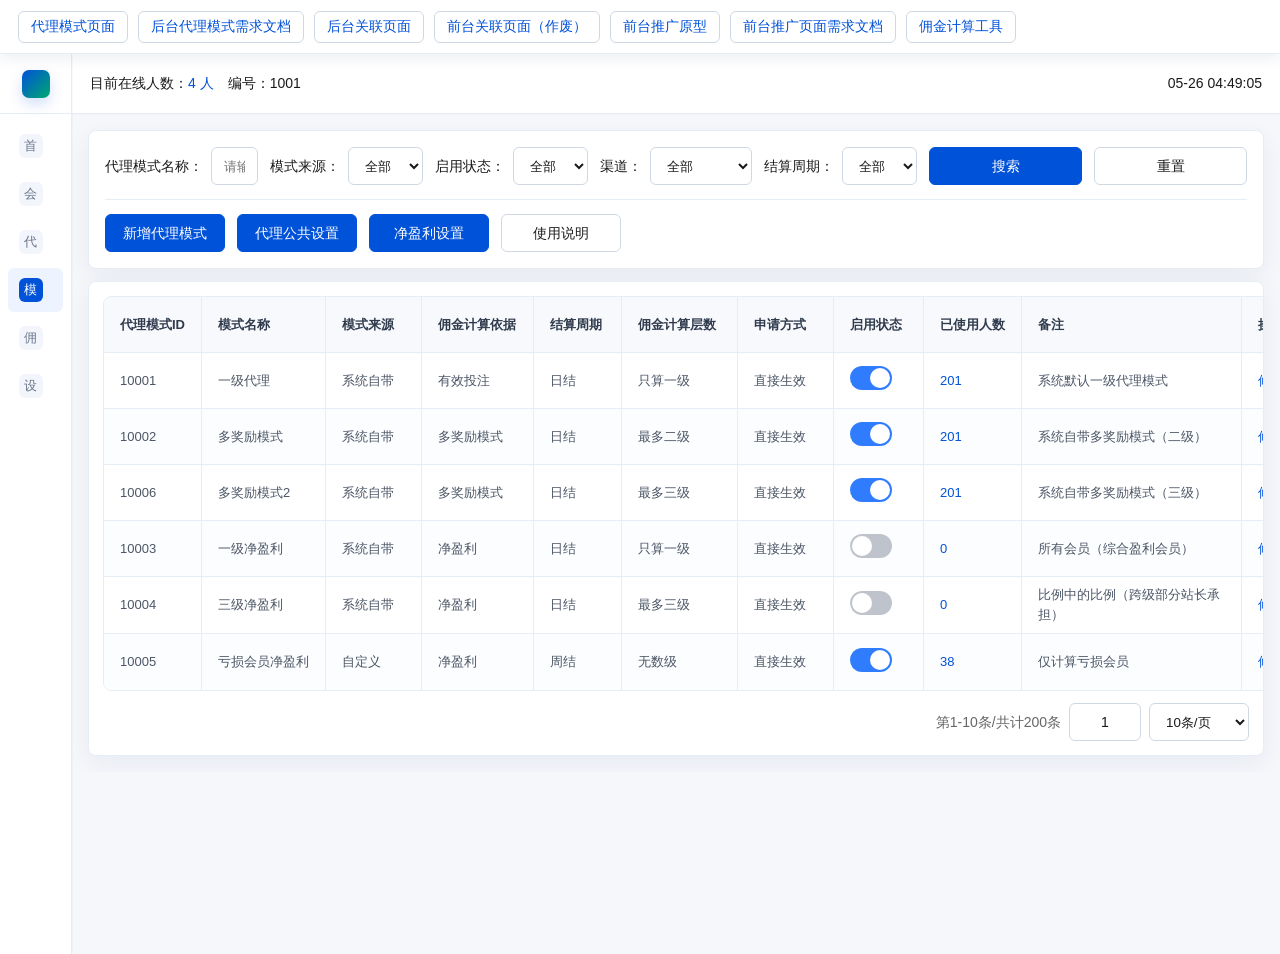
<file: 代理模式页面.html>
<!doctype html>
<html lang="zh-CN">
<head>
  <meta charset="UTF-8" />
  <meta name="viewport" content="width=device-width, initial-scale=1" />
  <title>代理模式</title>
  <style>
    :root {
      --td-brand: #0052d9;
      --td-brand-hover: #366ef4;
      --td-success: #00a870;
      --td-danger: #e34d59;
      --td-warning: #ed7b2f;
      --td-text-1: rgba(0, 0, 0, .9);
      --td-text-2: rgba(0, 0, 0, .6);
      --td-text-3: rgba(0, 0, 0, .4);
      --td-border: #cfd7e3;
      --td-border-2: #e7edf5;
      --td-bg: #f5f7fb;
      --td-card: #fff;
      --td-card-soft: #fbfcfe;
      --td-radius: 8px;
      --td-radius-sm: 6px;
      --td-shadow: 0 8px 26px rgba(15, 40, 80, .06);
      --td-shadow-modal: 0 20px 48px rgba(15, 40, 80, .16);
      --td-focus: 0 0 0 2px rgba(0, 82, 217, .2);
    }

    * { box-sizing: border-box; }
    html { width: 100%; overflow-x: hidden; }
    body {
      margin: 0;
      width: 100%;
      padding-top: 54px;
      overflow-x: hidden;
      font: 14px/1.5 "Helvetica Neue", "PingFang SC", "Hiragino Sans GB", "Microsoft YaHei", -apple-system, BlinkMacSystemFont, "Segoe UI", Arial, sans-serif;
      color: var(--td-text-1);
      background: var(--td-bg);
    }
    .global-links {
      position: fixed;
      top: 0;
      left: 0;
      right: 0;
      z-index: 300;
      height: 54px;
      display: flex;
      align-items: center;
      gap: 10px;
      padding: 0 18px;
      overflow-x: auto;
      background: rgba(255, 255, 255, .96);
      border-bottom: 1px solid var(--td-border-2);
      box-shadow: 0 4px 14px rgba(15, 40, 80, .08);
      backdrop-filter: blur(8px);
    }
    .global-links a {
      display: inline-flex;
      align-items: center;
      height: 32px;
      padding: 0 12px;
      border: 1px solid var(--td-border);
      border-radius: var(--td-radius-sm);
      color: var(--td-brand);
      background: #fff;
      font-weight: 500;
      text-decoration: none;
      white-space: nowrap;
    }
    .global-links a:hover {
      border-color: var(--td-brand-hover);
      background: #f8fbff;
      color: var(--td-brand-hover);
    }

    .app {
      min-height: 100vh;
      width: 100%;
      max-width: 100vw;
      display: grid;
      grid-template-columns: 240px 1fr;
      overflow-x: hidden;
    }

    .side {
      background: #fff;
      border-right: 1px solid var(--td-border-2);
      color: #e7eef7;
      position: sticky;
      top: 0;
      height: 100vh;
      overflow: auto;
      box-shadow: 1px 0 0 rgba(15, 40, 80, .02);
    }

    .logo {
      height: 60px;
      display: flex;
      align-items: center;
      padding: 0 20px;
      font-size: 20px;
      font-weight: 700;
      color: var(--td-brand);
      border-bottom: 1px solid var(--td-border-2);
      letter-spacing: 0;
    }
    .logo::before {
      content: "";
      width: 28px;
      height: 28px;
      margin-right: 10px;
      border-radius: 7px;
      background: linear-gradient(135deg, var(--td-brand) 0%, #00a870 100%);
      box-shadow: 0 6px 14px rgba(0, 82, 217, .18);
    }
    .menu {
      padding: 12px 10px;
    }

    .menu a {
      display: flex;
      align-items: center;
      gap: 10px;
      color: #4b5565;
      text-decoration: none;
      padding: 11px 12px;
      margin-bottom: 4px;
      border-radius: var(--td-radius-sm);
      transition: background-color .18s ease, color .18s ease;
      border-left: 0;
      font-weight: 500;
    }
    .menu a::before {
      content: attr(data-icon);
      display: inline-flex;
      align-items: center;
      justify-content: center;
      width: 24px;
      height: 24px;
      border-radius: 6px;
      background: #f2f5fb;
      color: #6b778c;
      font-size: 13px;
    }
    .menu a:hover { background: #f4f7fc; color: var(--td-brand); }
    .menu a.active {
      background: #eef4ff;
      color: var(--td-brand);
    }
    .menu a.active::before {
      background: var(--td-brand);
      color: #fff;
    }

    .main {
      display: flex;
      flex-direction: column;
      min-width: 0;
      max-width: 100%;
      overflow-x: hidden;
    }

    .topbar {
      height: 60px;
      background: var(--td-card);
      border-bottom: 1px solid var(--td-border-2);
      display: flex;
      align-items: center;
      justify-content: space-between;
      padding: 0 18px;
      font-size: 14px;
      box-shadow: 0 1px 0 rgba(15, 40, 80, .02);
      min-width: 0;
      max-width: 100%;
      overflow: hidden;
    }
    .topbar > div {
      min-width: 0;
      overflow-wrap: anywhere;
    }

    .container {
      padding: 16px;
      min-width: 0;
      max-width: 100%;
      overflow-x: hidden;
    }

    .card {
      background: var(--td-card);
      border: 1px solid var(--td-border-2);
      border-radius: var(--td-radius);
      box-shadow: var(--td-shadow);
      min-width: 0;
      max-width: 100%;
    }

    .chip-row { display: none; }
    .chip {
      display: inline-flex;
      align-items: center;
      border: 1px solid var(--td-border);
      background: #f7f9fc;
      color: var(--td-text-2);
      padding: 6px 12px;
      border-radius: 999px;
      margin-right: 8px;
      margin-bottom: 6px;
      cursor: pointer;
      transition: .18s ease;
    }
    .chip.active { border-color: #aac4ff; background: #eef4ff; color: var(--td-brand); }

    .toolbar {
      padding: 16px;
      margin-bottom: 12px;
      overflow: hidden;
    }
    .toolbar-head {
      display: flex;
      flex-direction: column;
      align-items: flex-start;
      gap: 14px;
      min-width: 0;
      max-width: 100%;
    }
    .filters {
      display: grid;
      grid-template-columns: repeat(auto-fit, minmax(260px, 1fr));
      gap: 12px;
      align-items: center;
      width: 100%;
      min-width: 0;
      max-width: 100%;
    }
    .filter-field {
      display: flex;
      align-items: center;
      gap: 8px;
      min-width: 0;
    }
    .filter-label {
      flex: 0 0 auto;
      color: var(--td-text-1);
      font-weight: 500;
      white-space: nowrap;
    }
    .filter-field .ctl {
      flex: 1 1 auto;
      min-width: 0;
    }
    .toolbar-actions {
      display: flex;
      align-items: center;
      justify-content: flex-start;
      gap: 12px;
      width: 100%;
      flex-wrap: wrap;
      min-width: 0;
      max-width: 100%;
      padding-top: 14px;
      border-top: 1px solid var(--td-border-2);
    }
    .toolbar-actions .btn {
      min-width: 120px;
    }

    .ctl {
      height: 38px;
      border: 1px solid var(--td-border);
      border-radius: var(--td-radius-sm);
      background: #fff;
      color: var(--td-text-1);
      padding: 0 12px;
      width: 100%;
      transition: border-color .2s, box-shadow .2s, background-color .2s;
    }
    .ctl:hover { border-color: #b7c4d7; }
    .ctl:focus {
      outline: none;
      border-color: var(--td-brand);
      box-shadow: var(--td-focus);
    }
    .ctl.invalid {
      border-color: var(--td-danger);
      box-shadow: 0 0 0 2px rgba(227, 77, 89, .12);
    }

    .btn {
      display: inline-flex;
      align-items: center;
      justify-content: center;
      height: 38px;
      min-width: 72px;
      border: 1px solid var(--td-border);
      border-radius: var(--td-radius-sm);
      background: #fff;
      color: var(--td-text-1);
      padding: 0 16px;
      cursor: pointer;
      font-size: 14px;
      font-weight: 500;
      line-height: 1;
      text-decoration: none;
      transition: .18s ease;
    }
    .btn:hover {
      border-color: var(--td-brand-hover);
      color: var(--td-brand-hover);
      background: #f8fbff;
    }
    .btn.primary { background: var(--td-brand); color: #fff; border-color: var(--td-brand); }
    .btn.primary:hover { background: var(--td-brand-hover); border-color: var(--td-brand-hover); color: #fff; }
    .btn.danger { background: #fff; color: var(--td-danger); border-color: #f3b3b8; }
    .btn.danger:hover { background: #fff1f2; color: #c9353f; border-color: #e34d59; }
    .btn.danger-fill { background: #e34d59; color: #fff; border-color: #e34d59; }
    .btn.danger-fill:hover { background: #c9353f; border-color: #c9353f; color: #fff; }

    .table-card {
      padding: 14px;
      overflow-x: auto;
      overflow-y: hidden;
      min-width: 0;
      max-width: 100%;
      -webkit-overflow-scrolling: touch;
    }
    .actions-top { display: none; }

    table {
      border-collapse: separate;
      border-spacing: 0;
      width: 100%;
      min-width: 0;
      table-layout: fixed;
      overflow: hidden;
      background: #fff;
      border: 1px solid var(--td-border-2);
      border-radius: var(--td-radius);
    }
    .table-card > table {
      width: max-content;
      min-width: 100%;
      table-layout: auto;
    }
    th, td {
      height: 56px;
      border: 0;
      border-right: 1px solid var(--td-border-2);
      border-bottom: 1px solid var(--td-border-2);
      padding: 11px 16px;
      text-align: left;
      font-size: 13px;
      vertical-align: middle;
      color: #4b5565;
      background: #fff;
      word-break: break-word;
      white-space: normal;
    }
    .table-card tbody td {
      height: 56px;
      max-height: 56px;
    }
    .table-card th,
    .table-card td {
      white-space: nowrap;
      word-break: keep-all;
    }
    .table-card tbody td:nth-child(10) {
      padding-top: 8px;
      padding-bottom: 8px;
    }
    .table-card th:nth-child(1), .table-card td:nth-child(1) { min-width: 96px; }
    .table-card th:nth-child(2), .table-card td:nth-child(2) { min-width: 112px; }
    .table-card th:nth-child(3), .table-card td:nth-child(3) { min-width: 96px; }
    .table-card th:nth-child(4), .table-card td:nth-child(4) { min-width: 112px; }
    .table-card th:nth-child(5), .table-card td:nth-child(5) { min-width: 88px; }
    .table-card th:nth-child(6), .table-card td:nth-child(6) { min-width: 116px; }
    .table-card th:nth-child(7), .table-card td:nth-child(7) { min-width: 96px; }
    .table-card th:nth-child(8), .table-card td:nth-child(8) { min-width: 90px; }
    .table-card th:nth-child(9), .table-card td:nth-child(9) { min-width: 96px; }
    .table-card th:nth-child(10), .table-card td:nth-child(10) {
      width: 220px;
      min-width: 220px;
      max-width: 220px;
    }
    .table-card th:nth-child(11), .table-card td:nth-child(11) { min-width: 150px; }
    .table-card th:nth-child(12), .table-card td:nth-child(12) { min-width: 92px; }
    .table-card th:nth-child(13), .table-card td:nth-child(13) { min-width: 168px; }
    .text-clamp-2 {
      display: -webkit-box;
      -webkit-box-orient: vertical;
      -webkit-line-clamp: 2;
      overflow: hidden;
      white-space: normal;
      word-break: break-word;
      line-height: 20px;
      max-height: 40px;
    }
    .table-actions {
      display: inline-flex;
      align-items: center;
      gap: 8px;
      white-space: nowrap;
    }
    th {
      background: #f7f9fc;
      color: #2f3b4d;
      font-weight: 600;
    }
    th:last-child, td:last-child { border-right: 0; }
    tbody tr:last-child td { border-bottom: 0; }
    tbody tr:nth-child(even) td { background: #fcfdff; }
    tbody tr:hover td { background: #f5f8ff; }
    th .help {
      margin-left: 6px;
      vertical-align: middle;
    }

    .link {
      color: var(--td-brand);
      text-decoration: none;
      cursor: pointer;
      margin-right: 8px;
      font-weight: 500;
      white-space: nowrap;
    }
    .link.danger { color: var(--td-danger); }

    .switch {
      width: 42px;
      height: 24px;
      border: 0;
      border-radius: 12px;
      background: #bfc4cc;
      position: relative;
      cursor: pointer;
      transition: .2s;
    }
    .switch::after {
      content: "";
      position: absolute;
      width: 20px;
      height: 20px;
      border-radius: 50%;
      top: 2px;
      left: 2px;
      background: #fff;
      transition: .2s;
    }
    .switch.on { background: #2f7cff; }
    .switch.on::after { left: 20px; }
    .switch.switch-text {
      width: 58px;
      color: #777;
      font-size: 13px;
      line-height: 24px;
      padding-left: 24px;
      text-align: center;
    }
    .switch.switch-text::before { content: attr(data-off); }
    .switch.switch-text.on {
      color: #fff;
      padding-left: 0;
      padding-right: 24px;
      background: var(--td-success);
    }
    .switch.switch-text.on::before { content: attr(data-on); }
    .switch.switch-text.on::after { left: 36px; }

    .pager {
      margin-top: 12px;
      display: flex;
      justify-content: flex-end;
      align-items: center;
      gap: 8px;
      flex-wrap: wrap;
      color: var(--td-text-2);
    }

    .mask {
      position: fixed;
      inset: 0;
      display: none;
      align-items: center;
      justify-content: center;
      background: rgba(0, 0, 0, .35);
      z-index: 1200;
      padding: 16px;
    }

    .toast {
      position: fixed;
      top: 20px;
      left: 50%;
      z-index: 1300;
      transform: translate(-50%, -12px);
      min-width: 260px;
      max-width: min(560px, calc(100vw - 32px));
      padding: 12px 16px;
      border: 1px solid #ffd8d8;
      border-radius: var(--td-radius-sm);
      background: #fff5f5;
      color: var(--td-danger);
      box-shadow: 0 10px 28px rgba(31, 45, 61, .14);
      font-size: 14px;
      line-height: 1.6;
      opacity: 0;
      pointer-events: none;
      transition: opacity .18s ease, transform .18s ease;
    }
    .toast.show {
      opacity: 1;
      transform: translate(-50%, 0);
    }

    .guide-grid {
      display: grid;
      gap: 14px;
    }
    .guide-card {
      position: relative;
      overflow: hidden;
      border: 1px solid var(--td-border-2);
      border-radius: 12px;
      background: linear-gradient(180deg, #ffffff 0%, #fbfcff 100%);
      padding: 18px;
      box-shadow: 0 8px 24px rgba(15, 40, 80, .06);
    }
    .guide-card::before {
      content: "";
      position: absolute;
      left: 0;
      top: 0;
      bottom: 0;
      width: 4px;
      background: var(--td-brand);
    }
    .guide-card.multi::before { background: var(--td-warning); }
    .guide-card.profit::before { background: var(--td-success); }
    .guide-head {
      display: flex;
      align-items: flex-start;
      justify-content: space-between;
      gap: 12px;
      margin-bottom: 12px;
    }
    .guide-card h3 {
      display: flex;
      align-items: center;
      gap: 8px;
      margin: 0;
      font-size: 17px;
      color: var(--td-brand);
    }
    .guide-card.multi h3 { color: #b65d00; }
    .guide-card.profit h3 { color: #07805b; }
    .guide-badge {
      display: inline-flex;
      align-items: center;
      justify-content: center;
      min-width: 24px;
      height: 24px;
      padding: 0 6px;
      border-radius: 999px;
      background: #eef4ff;
      color: var(--td-brand);
      font-size: 12px;
      font-weight: 700;
    }
    .guide-card.multi .guide-badge {
      background: #fff4e5;
      color: #b65d00;
    }
    .guide-card.profit .guide-badge {
      background: #e8fff5;
      color: #07805b;
    }
    .guide-tags {
      display: flex;
      flex-wrap: wrap;
      gap: 6px;
      justify-content: flex-end;
    }
    .guide-tag {
      display: inline-flex;
      align-items: center;
      height: 24px;
      padding: 0 8px;
      border-radius: 999px;
      background: #f2f5fb;
      color: var(--td-text-2);
      font-size: 12px;
      font-weight: 600;
      white-space: nowrap;
    }
    .guide-card p {
      margin: 0 0 8px;
      color: var(--td-text-2);
      line-height: 1.7;
    }
    .guide-section-title {
      margin: 12px 0 8px;
      color: var(--td-text-1);
      font-weight: 700;
    }
    .formula-flow {
      display: grid;
      grid-template-columns: repeat(auto-fit, minmax(180px, 1fr));
      gap: 8px;
      margin: 10px 0;
    }
    .formula-step {
      min-height: 74px;
      padding: 10px;
      border: 1px solid #d9e5ff;
      border-radius: 8px;
      background: #f7faff;
    }
    .formula-step b {
      display: block;
      margin-bottom: 4px;
      color: var(--td-brand);
    }
    .formula-step span {
      color: var(--td-text-2);
      line-height: 1.55;
    }
    .formula-box {
      margin: 10px 0;
      padding: 10px 12px;
      border: 1px solid #c8d8ff;
      border-radius: var(--td-radius-sm);
      background: #f6f9ff;
      color: var(--td-text-1);
      font-weight: 600;
      line-height: 1.7;
    }
    .example-box {
      margin-top: 10px;
      padding: 10px 12px;
      border-left: 4px solid var(--td-success);
      border-radius: 6px;
      background: #f0fff8;
      color: var(--td-text-1);
      line-height: 1.7;
    }
    .example-result {
      display: inline-flex;
      align-items: center;
      margin-top: 8px;
      padding: 6px 10px;
      border-radius: 999px;
      background: #e8fff5;
      color: #07805b;
      font-weight: 700;
    }

    .modal {
      width: min(1020px, calc(100vw - 32px));
      max-height: calc(100vh - 28px);
      overflow: hidden;
      display: flex;
      flex-direction: column;
      background: #fff;
      border: 1px solid var(--td-border-2);
      border-radius: 8px;
      box-shadow: var(--td-shadow-modal);
    }

    .mh {
      position: sticky;
      top: 0;
      z-index: 2;
      background: linear-gradient(180deg, #ffffff 0%, #fbfcfe 100%);
      border-bottom: 1px solid var(--td-border-2);
      padding: 16px 20px;
      display: flex;
      justify-content: space-between;
      align-items: center;
      font-size: 18px;
      font-weight: 600;
    }

    .close {
      border: 0;
      background: transparent;
      color: #7a8799;
      font-size: 30px;
      cursor: pointer;
      line-height: 1;
      transition: color .18s ease;
    }
    .close:hover { color: #2f405d; }

    .mb {
      padding: 22px 24px;
      overflow-y: auto;
      overflow-x: auto;
      flex: 1 1 auto;
      min-height: 0;
      max-width: 100%;
      -webkit-overflow-scrolling: touch;
    }
    .mb table {
      min-width: 0;
      width: 100%;
    }
    .mb .profit-table {
      min-width: 860px;
    }
    .frm {
      display: grid;
      grid-template-columns: 190px 1fr;
      gap: 16px 14px;
      align-items: center;
      font-size: 14px;
      min-width: 0;
    }
    .frm > * { min-width: 0; }
    .lb { text-align: right; color: #5d6b82; line-height: 22px; font-weight: 500; }
    .req { color: var(--td-danger); margin-right: 2px; }
    .inp, .sel {
      width: 100%;
      height: 40px;
      border: 1px solid var(--td-border);
      border-radius: var(--td-radius-sm);
      padding: 0 12px;
      font-size: 14px;
      background: #fff;
      transition: border-color .2s, box-shadow .2s;
    }
    .inp:disabled, .sel:disabled {
      background: #f5f7fa;
      color: #9aa3b2;
      cursor: not-allowed;
    }
    .radio.disabled {
      color: #9aa3b2;
      cursor: not-allowed;
    }
    .radio.disabled input {
      cursor: not-allowed;
    }
    .inp:hover, .sel:hover { border-color: #b7c4d7; }
    .inp:focus, .sel:focus {
      outline: none;
      border-color: var(--td-brand);
      box-shadow: var(--td-focus);
    }
    .inp.invalid {
      border-color: var(--td-danger);
      box-shadow: 0 0 0 2px rgba(227, 77, 89, .12);
    }

    .row {
      display: flex;
      align-items: center;
      gap: 16px;
      flex-wrap: wrap;
      min-height: 40px;
      min-width: 0;
    }
    .row > * { min-width: 0; }
    .row span { overflow-wrap: anywhere; }

    .radio, .check {
      display: inline-flex;
      align-items: center;
      gap: 6px;
      cursor: pointer;
      user-select: none;
      color: var(--td-text-1);
      font-size: 14px;
    }

    .radio input, .check input { accent-color: var(--td-brand); cursor: pointer; }

    .percent { display: flex; max-width: 260px; }
    .percent .inp { border-radius: 6px 0 0 6px; border-right: 0; }
    .addon {
      min-width: 44px;
      text-align: center;
      border: 1px solid var(--td-border);
      border-radius: 0 var(--td-radius-sm) var(--td-radius-sm) 0;
      line-height: 36px;
      background: #f7f9fc;
      color: #66758c;
    }

    .help {
      display: inline-flex;
      align-items: center;
      justify-content: center;
      width: 22px;
      height: 22px;
      border-radius: 50%;
      background: var(--td-brand);
      color: #fff;
      font-size: 13px;
      font-weight: 700;
      cursor: default;
      position: relative;
      flex: 0 0 auto;
      box-shadow: 0 4px 12px rgba(0, 82, 217, .18);
    }
    .help::before {
      content: attr(data-tip);
      position: absolute;
      left: 50%;
      bottom: calc(100% + 14px);
      transform: translateX(-50%);
      width: max-content;
      max-width: min(560px, 72vw);
      padding: 14px 18px;
      border: 1px solid #dce2ee;
      border-radius: 10px;
      background: #fff;
      box-shadow: 0 10px 28px rgba(31, 45, 61, .12);
      color: #5f636b;
      font-size: 14px;
      font-weight: 400;
      line-height: 1.7;
      white-space: normal;
      opacity: 0;
      visibility: hidden;
      pointer-events: none;
      z-index: 120;
      transition: opacity .16s ease, visibility .16s ease;
    }
    .help::after {
      content: "";
      position: absolute;
      left: 50%;
      bottom: calc(100% + 5px);
      transform: translateX(-50%) rotate(45deg);
      width: 16px;
      height: 16px;
      border-right: 1px solid #dce2ee;
      border-bottom: 1px solid #dce2ee;
      background: #fff;
      opacity: 0;
      visibility: hidden;
      pointer-events: none;
      z-index: 121;
      transition: opacity .16s ease, visibility .16s ease;
    }
    .help:hover::before,
    .help:hover::after,
    .help:focus-visible::before,
    .help:focus-visible::after {
      opacity: 1;
      visibility: visible;
    }

    .editor {
      min-height: 140px;
      border: 1px solid var(--td-border);
      border-radius: var(--td-radius-sm);
      padding: 12px;
      color: #7f8ba0;
      background: #fff;
      transition: border-color .2s, box-shadow .2s;
    }
    .editor:focus-within { border-color: var(--td-brand); box-shadow: var(--td-focus); }

    .mf {
      position: sticky;
      bottom: 0;
      z-index: 2;
      background: linear-gradient(180deg, #ffffff 0%, #fbfcfe 100%);
      border-top: 1px solid var(--td-border-2);
      padding: 12px 18px;
      display: flex;
      justify-content: flex-end;
      gap: 10px;
    }

    .tabs {
      display: flex;
      gap: 18px;
      border-bottom: 1px solid var(--td-border-2);
      margin-bottom: 14px;
      overflow: auto;
      white-space: nowrap;
      max-width: 100%;
    }
    .tab {
      border: 0;
      background: transparent;
      padding: 10px 2px;
      color: #66758c;
      cursor: pointer;
      border-bottom: 3px solid transparent;
      font-size: 15px;
      font-weight: 500;
    }
    .tab.active {
      color: var(--td-brand);
      border-bottom-color: var(--td-brand);
      font-weight: 600;
    }
    .tab:hover { color: var(--td-brand-hover); }

    .tiny {
      width: 100%;
      min-width: 0;
      table-layout: fixed;
    }
    .tiny th, .tiny td {
      font-size: 12px;
      padding: 9px 10px;
      word-break: break-word;
      white-space: normal;
    }
    .tiny th {
      background: #f9f9f9;
      color: var(--td-text-2);
      font-weight: 600;
    }
    .note {
      color: #d54941;
      font-size: 13px;
      line-height: 1.7;
      background: #fff7f7;
      border: 1px solid #ffd9d6;
      border-radius: var(--td-radius-sm);
      padding: 10px 12px;
    }
    .sub-card {
      border: 1px solid var(--td-border-2);
      border-radius: var(--td-radius);
      padding: 14px;
      background: var(--td-card-soft);
      margin-top: 8px;
    }
    .sub-card.narrow {
      max-width: 760px;
      margin: 8px auto 0;
    }
    .public-title {
      text-align: center;
      font-size: 17px;
      font-weight: 600;
      margin: 2px 0 12px;
      color: #303133;
    }
    .public-table { width: 100%; }
    .public-table {
      min-width: 0 !important;
      table-layout: fixed;
    }
    .public-table th, .public-table td {
      padding: 10px 12px;
      text-align: center;
      font-size: 14px;
      word-break: break-word;
      white-space: normal;
    }
    .public-table th { background: #f7f9fc; }
    .inline-tip {
      color: #666;
      font-size: 13px;
      line-height: 20px;
    }
    .tab-pane { display: none; }
    .tab-pane.active { display: block; }
    .warn {
      font-size: 12px;
      color: #d54941;
      min-height: 18px;
      margin-top: 6px;
    }
    .rebate-add-grid {
      display: grid;
      grid-template-columns: 230px 1fr;
      gap: 12px 10px;
      align-items: center;
    }
    .profit-table {
      min-width: 860px !important;
      table-layout: fixed;
    }
    .profit-table th,
    .profit-table td {
      text-align: center;
      font-size: 14px;
      padding: 16px 8px;
    }
    .unit-input {
      display: flex;
      align-items: center;
      width: 100%;
    }
    .unit-input .inp {
      border-radius: 6px 0 0 6px;
      border-right: 0;
      text-align: left;
    }
    .unit-input .addon {
      height: 40px;
      line-height: 38px;
      min-width: 46px;
    }
    .profit-note {
      width: 100%;
      max-width: 920px;
      margin-top: 28px;
      border: 1px solid #d8e0ec;
      border-radius: var(--td-radius);
      background: #f8fafc;
      color: #5d6b82;
      font-size: 14px;
      line-height: 1.75;
      padding: 16px 18px;
    }
    .profit-note b {
      display: block;
      margin-bottom: 4px;
      color: #555;
    }
    .profit-config {
      margin-top: 18px;
      max-width: 100%;
      overflow-x: auto;
      -webkit-overflow-scrolling: touch;
    }
    .rebate-config {
      margin-top: 0;
      max-width: 100%;
      overflow-x: auto;
      -webkit-overflow-scrolling: touch;
    }
    .rebate-config .tiny,
    .profit-config .tiny {
      min-width: 860px;
    }
    .rebate-config .tiny th,
    .rebate-config .tiny td,
    .profit-config .tiny th,
    .profit-config .tiny td {
      text-align: center;
      padding: 14px 16px;
      font-size: 14px;
    }
    .rebate-config .tiny td:first-child,
    .rebate-config .tiny th:first-child,
    .profit-config .tiny td:first-child,
    .profit-config .tiny th:first-child {
      text-align: left;
    }
    .rebate-config .inp,
    .profit-config .inp {
      max-width: 100%;
    }
    .rebate-config .unit-input,
    .profit-config .unit-input {
      max-width: 370px;
      margin: 0 auto;
    }
    .profit-amount {
      color: #4b5565;
      font-size: 15px;
      font-weight: 500;
      white-space: nowrap;
    }
    .profit-actions {
      display: inline-flex;
      gap: 12px;
      align-items: center;
      justify-content: center;
      white-space: nowrap;
    }
    .profit-options {
      display: grid;
      grid-template-columns: 1fr;
      gap: 12px;
    }
    .wide-modal { width: min(1180px, calc(100vw - 32px)); }
    .edit-body { overflow-x: hidden; }
    .gift-table {
      min-width: 780px;
    }
    .gift-index-col {
      width: 76px;
      text-align: center !important;
    }
    .gift-index {
      text-align: center !important;
      color: #5d6b82;
      font-weight: 500;
    }
    .gift-table td .inp { max-width: 100%; }
    .gift-table .unit-input { max-width: 100%; }
    .gift-error {
      min-height: 20px;
      margin-top: 8px;
      color: var(--td-danger);
      font-size: 13px;
    }
    .op-col {
      width: 140px;
      text-align: center;
    }
    .op-actions {
      display: inline-flex;
      flex-direction: row;
      align-items: center;
      justify-content: center;
      gap: 12px;
      white-space: nowrap;
    }
    .op-actions .btn {
      min-width: 92px;
      height: 38px;
      font-size: 14px;
      border-radius: var(--td-radius-sm);
    }
    .mini-actions {
      display: inline-flex;
      gap: 8px;
      align-items: center;
    }
    .mini-actions .btn {
      min-width: 72px;
      height: 32px;
      border-radius: var(--td-radius-sm);
      font-size: 13px;
      padding: 0 10px;
    }

    .hidden { display: none !important; }
    .clicked { transform: translateY(1px); }

    @media (max-width: 1280px) {
      .app { grid-template-columns: 72px 1fr; }
      .logo { justify-content: center; font-size: 0; padding: 0; }
      .logo::before { margin-right: 0; }
      .menu { padding: 10px 8px; }
      .menu a { justify-content: center; font-size: 0; padding: 10px 0; }
      .menu a::before { content: attr(data-icon); font-size: 13px; }
      .filters {
        grid-template-columns: repeat(auto-fit, minmax(150px, 1fr));
      }
      .mh { font-size: 22px; }
      .frm { grid-template-columns: 1fr; }
      .lb { text-align: left; }
      .tiny th, .tiny td { font-size: 11px; padding: 6px 8px; }
    }

    @media (max-width: 768px) {
      .app { grid-template-columns: 1fr; }
      .side { display: none; }
      .topbar { font-size: 13px; height: auto; padding: 10px 12px; align-items: flex-start; gap: 6px; flex-direction: column; }
      .container { padding: 8px; }
      .toolbar, .table-card { padding: 8px; }
      .filters { grid-template-columns: 1fr; }
      .filter-field { align-items: flex-start; flex-direction: column; gap: 6px; }
      .toolbar-head { align-items: stretch; gap: 12px; }
      .toolbar-actions { justify-content: flex-start; padding-top: 12px; }
      .toolbar-actions .btn { flex: 1 1 150px; }
      .mask { padding: 8px; }
      .modal, .wide-modal { width: calc(100vw - 16px); max-height: calc(100vh - 16px); }
      .mh { padding: 12px 14px; font-size: 17px; }
      .mb { padding: 14px; }
      .mf { padding: 10px 12px; flex-wrap: wrap; }
      .mf .btn { flex: 1 1 120px; }
      .table-card > table { min-width: 1180px; }
      .rebate-config .tiny,
      .profit-config .tiny,
      .profit-table,
      .mb .profit-table {
        min-width: 700px !important;
      }
      .rebate-add-grid { grid-template-columns: 1fr; }
    }
  </style>
</head>
<body>
<div class="toast" id="toast" role="alert" aria-live="polite"></div>
<nav class="global-links" aria-label="页面关联入口">
  <a href="代理模式页面.html" target="_blank">代理模式页面</a>
  <a href="后台代理模式需求文档.html" target="_blank">后台代理模式需求文档</a>
  <a href="后台其他页面.html" target="_blank">后台关联页面</a>
  <a href="前台关联页面.html" target="_blank">前台关联页面（作废）</a>
  <a href="前台推广原型页面.html" target="_blank">前台推广原型</a>
    <a href="前台推广页面需求文档.html" target="_blank">前台推广页面需求文档</a>
  <a href="佣金计算工具.html" target="_blank">佣金计算工具</a>
</nav>
<div class="app">
  <aside class="side">
    <div class="logo">YQ.GAME</div>
    <nav class="menu">
      <a href="#" data-icon="首">首页</a>
      <a href="#" data-icon="会">会员管理</a>
      <a href="#" data-icon="代">代理管理</a>
      <a href="#" class="active" data-icon="模">代理模式</a>
      <a href="#" data-icon="佣">返佣设置</a>
      <a href="#" data-icon="设">代理设置</a>
    </nav>
  </aside>

  <main class="main">
    <header class="topbar">
      <div>目前在线人数：<span style="color:var(--td-brand)">4 人</span>　编号：1001</div>
      <div>05-26 04:49:05</div>
    </header>

    <div class="container">
      <section class="card chip-row">
        <button class="chip active">标签</button>
        <button class="chip">标签</button>
        <button class="chip">代理模式</button>
      </section>

      <section class="card toolbar">
        <div class="toolbar-head">
          <div class="filters">
            <div class="filter-field">
              <span class="filter-label">代理模式名称：</span>
              <input class="ctl" placeholder="请输入代理模式名称" />
            </div>
            <div class="filter-field">
              <span class="filter-label">模式来源：</span>
              <select class="ctl">
                <option>全部</option>
                <option>系统自带</option>
                <option>自定义</option>
              </select>
            </div>
            <div class="filter-field">
              <span class="filter-label">启用状态：</span>
              <select class="ctl">
                <option>全部</option>
                <option>启用</option>
                <option>停用</option>
              </select>
            </div>
            <div class="filter-field">
              <span class="filter-label">渠道：</span>
              <select class="ctl">
                <option>全部</option>
                <option>官方渠道</option>
                <option>代理渠道</option>
                <option>自定义渠道</option>
              </select>
            </div>
            <div class="filter-field">
              <span class="filter-label">结算周期：</span>
              <select class="ctl">
                <option>全部</option>
                <option>日结</option>
                <option>周结</option>
                <option>月结</option>
                <option>自定义结算</option>
              </select>
            </div>
            <button class="btn primary pressable">搜索</button>
            <button class="btn pressable">重置</button>
          </div>
          <div class="toolbar-actions">
            <button class="btn primary pressable" id="openAdd">新增代理模式</button>
            <button class="btn primary pressable" id="openPublic">代理公共设置</button>
            <button class="btn primary pressable" id="openProfit">净盈利设置</button>
            <button class="btn pressable" id="openGuide">使用说明</button>
          </div>
        </div>
      </section>

      <section class="card table-card">

        <table>
          <thead>
            <tr>
              <th>代理模式ID</th><th>模式名称</th><th>模式来源</th><th>佣金计算依据</th><th>结算周期</th><th>佣金计算层数</th><th>申请方式</th><th>启用状态</th><th>已使用人数</th><th>备注</th><th>操作</th><th>操作人</th><th>操作时间</th>
            </tr>
          </thead>
          <tbody>
            <tr><td>10001</td><td>一级代理</td><td>系统自带</td><td>有效投注</td><td>日结</td><td>只算一级</td><td>直接生效</td><td><button class="switch on" aria-label="toggle"></button></td><td><a class="link">201</a></td><td><span class="text-clamp-2">系统默认一级代理模式</span></td><td><span class="table-actions"><a class="link" data-open="edit">修改</a><a class="link" data-open="rebate">返佣设置</a></span></td><td>admin</td><td>2025-03-18 14:39:21</td></tr>
            <tr><td>10002</td><td>多奖励模式</td><td>系统自带</td><td>多奖励模式</td><td>日结</td><td>最多二级</td><td>直接生效</td><td><button class="switch on" aria-label="toggle"></button></td><td><a class="link">201</a></td><td><span class="text-clamp-2">系统自带多奖励模式（二级）</span></td><td><span class="table-actions"><a class="link" data-open="edit">修改</a></span></td><td>admin</td><td>2025-03-18 14:39:21</td></tr>
            <tr><td>10006</td><td>多奖励模式2</td><td>系统自带</td><td>多奖励模式</td><td>日结</td><td>最多三级</td><td>直接生效</td><td><button class="switch on" aria-label="toggle"></button></td><td><a class="link">201</a></td><td><span class="text-clamp-2">系统自带多奖励模式（三级）</span></td><td><span class="table-actions"><a class="link" data-open="edit">修改</a></span></td><td>admin</td><td>2025-03-18 14:39:21</td></tr>
            <tr><td>10003</td><td>一级净盈利</td><td>系统自带</td><td>净盈利</td><td>日结</td><td>只算一级</td><td>直接生效</td><td><button class="switch" aria-label="toggle"></button></td><td><a class="link">0</a></td><td><span class="text-clamp-2">所有会员（综合盈利会员）</span></td><td><span class="table-actions"><a class="link" data-open="edit" data-mode-name="一级净盈利" data-layer="只算一级" data-profit-calc="all">修改</a><a class="link" data-open="profitRebate">返佣设置</a></span></td><td>admin</td><td>-</td></tr>
            <tr><td>10004</td><td>三级净盈利</td><td>系统自带</td><td>净盈利</td><td>日结</td><td>最多三级</td><td>直接生效</td><td><button class="switch" aria-label="toggle"></button></td><td><a class="link">0</a></td><td><span class="text-clamp-2">比例中的比例（跨级部分站长承担）</span></td><td><span class="table-actions"><a class="link" data-open="edit" data-mode-name="三级净盈利" data-layer="最多三级" data-profit-calc="all">修改</a><a class="link" data-open="profitRebate">返佣设置</a></span></td><td>admin</td><td>-</td></tr>
            <tr><td>10005</td><td>亏损会员净盈利</td><td>自定义</td><td>净盈利</td><td>周结</td><td>无数级</td><td>直接生效</td><td><button class="switch on" aria-label="toggle"></button></td><td><a class="link">38</a></td><td><span class="text-clamp-2">仅计算亏损会员</span></td><td><span class="table-actions"><a class="link" data-open="edit" data-mode-name="亏损会员净盈利" data-layer="无数级" data-profit-calc="loss">修改</a><a class="link" data-open="profitRebate">返佣设置</a></span></td><td>admin</td><td>2025-03-18 14:39:21</td></tr>
          </tbody>
        </table>

        <div class="pager">
          <span>第1-10条/共计200条</span>
          <button class="btn pressable">1</button>
          <select class="ctl" style="max-width:100px;"><option>10条/页</option></select>
        </div>
      </section>
    </div>
  </main>
</div>

<div class="mask" id="guide"><div class="modal wide-modal">
  <div class="mh">代理模式使用说明<button class="close" data-close>×</button></div>
  <div class="mb">
    <div class="guide-grid">
      <section class="guide-card">
        <div class="guide-head">
          <h3><span class="guide-badge">1</span>有效投注模式</h3>
          <div class="guide-tags"><span class="guide-tag">按投注</span><span class="guide-tag">极差返佣</span><span class="guide-tag">可多级</span></div>
        </div>
        <p><b>一句话：</b>下级有效投注越高，代理可拿到的返佣比例越高；上级还能拿自己和直属下级之间的比例差。</p>
        <div class="guide-section-title">怎么算</div>
        <div class="formula-flow">
          <div class="formula-step"><b>直属佣金</b><span>直属下级本人有效投注 × 当前代理返佣比例</span></div>
          <div class="formula-step"><b>其他佣金</b><span>直属下级总业绩 × 极差返佣比例</span></div>
          <div class="formula-step"><b>本期佣金</b><span>直属佣金 + 其他佣金</span></div>
        </div>
        <div class="example-box">
          <b>例子：</b>B1 投注 500，B2 投注 3000，A 比例 3%。直属佣金 = (500 + 3000) × 3% = 105。<br>
          B1 下级总业绩 3000，B1 比例 1%，A 与 B1 的极差为 2%，其他佣金 = 3000 × 2% = 60。<br>
          <span class="example-result">A 本期佣金 = 105 + 60 = 165</span>
        </div>
      </section>

      <section class="guide-card multi">
        <div class="guide-head">
          <h3><span class="guide-badge">2</span>多奖励模式</h3>
          <div class="guide-tags"><span class="guide-tag">首充</span><span class="guide-tag">充值</span><span class="guide-tag">投注</span></div>
        </div>
        <p><b>一句话：</b>把首充、充值、投注拆成不同奖励维度，后台勾选什么，前台和返佣表就展示什么。</p>
        <div class="guide-section-title">怎么算</div>
        <div class="formula-flow">
          <div class="formula-step"><b>首充佣金</b><span>达到首充人数门槛后，发对应固定奖励</span></div>
          <div class="formula-step"><b>充值/投注佣金</b><span>对应层级金额 × 对应层级返佣比例</span></div>
          <div class="formula-step"><b>本期佣金</b><span>首充佣金 + 充值佣金 + 投注佣金</span></div>
        </div>
        <div class="example-box">
          <b>例子：</b>A 开启首充、充值、投注三个维度。首充达标奖励 200，充值佣金 38，投注佣金 36.4。<br>
          如果模式只算两级，三级充值/投注返佣不展示也不计算。<br>
          <span class="example-result">A 本期佣金 = 200 + 38 + 36.4 = 274.4</span>
        </div>
      </section>

      <section class="guide-card profit">
        <div class="guide-head">
          <h3><span class="guide-badge">3</span>净盈利模式</h3>
          <div class="guide-tags"><span class="guide-tag">按盈利</span><span class="guide-tag">扣成本</span><span class="guide-tag">可配置项</span></div>
        </div>
        <p><b>一句话：</b>按直属会员给平台带来的净盈利计算佣金。公式会根据“净盈利设置”中勾选的计算项自动调整。</p>
        <div class="guide-section-title">净盈利公式</div>
        <div class="formula-box">
          净盈利 = - 直属会员输赢 - 领取优惠 - 充值手续费 - 提现手续费 - 三方游戏统一成本 + 上期结余<br>
          上期结余 = 上个周期内直属会员输赢总和，值为负数或 0；若大于 0，则转化为佣金
        </div>
        <div class="formula-flow">
          <div class="formula-step"><b>直属佣金</b><span>直属会员净盈利 × 当前代理返佣比例</span></div>
          <div class="formula-step"><b>其他佣金</b><span>直属下级总净盈利 × 极差返佣比例</span></div>
          <div class="formula-step"><b>本期佣金</b><span>直属佣金 + 其他佣金</span></div>
        </div>
        <div class="example-box">
          <b>例子：</b>直属会员输赢 -10000，领取优惠 500，充值手续费 100，提现手续费 80，三方成本 300，上期结余 -1000。<br>
          净盈利 = -(-10000) - 500 - 100 - 80 - 300 + (-1000) = 8020。A 比例 5%。<br>
          <span class="example-result">直属佣金 = 8020 × 5% = 401</span><br>
          若“净盈利设置”关闭某个计算项，例如不计算领取优惠，则公式中会去掉该项。
        </div>
      </section>
    </div>
  </div>
  <div class="mf"><button class="btn primary pressable" data-close>我知道了</button></div>
</div></div>

<div class="mask" id="add"><div class="modal">
  <div class="mh">新增代理模式<button class="close" data-close>×</button></div>
  <div class="mb"><div class="frm">
    <div class="lb"><span class="req">*</span>代理模式名称</div><input class="inp" placeholder="请输入代理模式名称" />
    <div class="lb"><span class="req">*</span>申请方式</div><div class="row"><label class="radio"><input type="radio" name="apply" checked>直接生效</label></div>
    <div class="lb"><span class="req">*</span>佣金计算层数</div><select class="sel" id="layerSel"><option>只算一级</option><option selected>最多两级</option><option>最多三级</option><option>最多四级</option><option>最多五级</option><option>无数级</option><option>自定义层数</option></select>
    <div class="lb hidden" id="rowLevelLabel"><span class="req">*</span>设置层数</div><input class="inp hidden" id="rowLevel" placeholder="请输入大于5且小于999的值" />
    <div class="lb">启用状态</div><div class="row"><label class="radio"><input type="radio" name="status1" checked>启用</label><label class="radio"><input type="radio" name="status1">停用</label></div>
    <div class="lb">结算周期</div><div class="row"><label class="radio"><input type="radio" name="cycle" checked>日结</label><label class="radio"><input type="radio" name="cycle">周结</label><label class="radio"><input type="radio" name="cycle">月结</label></div>
    <div class="lb"><span class="req">*</span>佣金计算依据</div><div class="row"><label class="radio"><input type="radio" name="base" value="bet" checked>有效投注</label><span class="help" tabindex="0" data-tip="有效投注：计算所有会员的有效投注">?</span><label class="radio"><input type="radio" name="base" value="profit">净盈利</label><span class="help" tabindex="0" data-tip="净盈利：会员输赢扣除奖励、成本、手续费和上期结余后计算佣金">?</span></div>
    <div class="lb profit-only hidden"><span class="req">*</span>计算方式</div><div class="row profit-only hidden"><label class="radio"><input type="radio" name="profitCalc" checked>所有会员（综合盈利会员）</label><label class="radio"><input type="radio" name="profitCalc">仅计算亏损会员</label></div>
    <div class="lb"><span class="req">*</span>业绩计算范围</div><div class="row"><label class="radio"><input type="radio" name="scope" checked>全部计算（含无效）</label><span class="help" tabindex="0" data-tip="无效会员的业绩会计算到上级代理的业绩中">?</span><label class="radio"><input type="radio" name="scope">只计算有效会员业绩</label></div>
    <div class="lb">教程展示开关</div><button class="switch on" aria-label="toggle"></button>
    <div class="lb">代理教程设置</div><div class="row"><label class="radio"><input type="radio" name="guide" value="builtin">系统自带</label><label class="radio"><input type="radio" name="guide" value="custom" checked>自定义</label></div>
    <div class="lb guide-editor-label"></div><div class="editor guide-editor">请输入内容</div>
    <div class="lb"><span class="req">*</span>推广链接地址打开</div><select class="sel"><option>首页</option><option>试玩页面</option><option>注册页面</option><option>活动页面</option></select>
    <div class="lb">备注</div><input class="inp" />
  </div></div>
  <div class="mf"><button class="btn pressable" data-close>取消</button><button class="btn primary pressable" data-close>确定</button></div>
</div></div>

<div class="mask" id="public"><div class="modal">
  <div class="mh">代理公共设置<button class="close" data-close>×</button></div>
  <div class="mb"><div class="frm">
    <div class="lb"><span class="req">*</span>默认代理模式设置</div><select class="sel"><option>无限极差</option><option>一级代理</option><option>多奖励模式</option><option>一级净盈利</option><option>三级净盈利</option></select>
    <div class="lb"></div>
    <div class="sub-card narrow">
      <div class="public-title">返佣前端展示格式设置</div>
      <div class="row" style="justify-content:center; margin-bottom: 12px;">
        <label class="radio"><input type="radio" name="fmt" value="ratio" checked>展示佣金比例</label>
        <label class="radio"><input type="radio" name="fmt" value="amount">展示佣金金额</label>
        <label class="radio"><input type="radio" name="fmt" value="both">展示佣金金额和比例</label>
      </div>
      <table class="public-table" id="fmtTable">
        <thead><tr><th style="width:100px;">序号</th><th>业绩</th><th id="fmtColHead">返佣比例</th></tr></thead>
        <tbody>
          <tr><td>1</td><td>1,000.00</td><td id="fmtRow1">3.00%</td></tr>
          <tr><td>2</td><td>10,000.00</td><td id="fmtRow2">5.00%</td></tr>
        </tbody>
      </table>
    </div>
    <div class="lb"><span class="req">*</span>直属下级人数</div><button class="switch on" aria-label="toggle"></button>
    <div class="lb"><span class="req">*</span>有效人数计算 <span class="help" tabindex="0" data-tip="直属下级单个会员在结算周期内达到有效投注和充值金额后计为有效人数，0为不限制">?</span></div><div class="row"><span>直属下级单个会员在结算周期内有效投注≥</span><input class="inp" style="max-width:200px" placeholder="0.00"></div>
    <div class="lb"></div><div class="row"><span>并且直属下级单个会员在结算周期内充值≥</span><input class="inp" style="max-width:200px" placeholder="0.00"></div>
    <div class="lb"><span class="req">*</span>直属下级单个会员返佣上限 <span class="help" tabindex="0" data-tip="为直属下级单个会员给上级代理贡献的最高的返佣金额，0为不限制">?</span></div><div class="row"><span>日结模式上限</span><input class="inp" style="max-width:200px" placeholder="0.00"></div>
    <div class="lb"></div><div class="row"><span>周结模式上限</span><input class="inp" style="max-width:200px" placeholder="0.00"></div>
    <div class="lb"></div><div class="row"><span>月结模式上限</span><input class="inp" style="max-width:200px" placeholder="0.00"></div>
  </div></div>
  <div class="mf"><button class="btn pressable" data-close>取消</button><button class="btn primary pressable" data-close>确定</button></div>
</div></div>

<div class="mask" id="rebate"><div class="modal">
  <div class="mh">返佣设置<button class="close" data-close>×</button></div>
  <div class="mb">
    <div class="tabs" data-tabs="rebate">
      <button class="tab active">棋牌</button><button class="tab">彩票</button><button class="tab">电子</button><button class="tab">真人</button><button class="tab">捕鱼</button><button class="tab">电竞</button><button class="tab">斗鸡</button><button class="tab">区块链</button><button class="tab">体育</button>
    </div>
    <div class="rebate-config">
      <table class="tiny">
        <thead>
          <tr>
            <th>有效投注业绩（单位：万）<span class="help" tabindex="0" data-tip="0.01万有效投注=100有效投注，达到对应有效投注档位后按该行每万返佣计算">?</span></th>
            <th>每万返佣</th>
            <th>操作人</th>
            <th>操作时间</th>
            <th style="width:180px;">操作</th>
          </tr>
        </thead>
        <tbody id="rebateConfigBody">
          <tr>
            <td><input class="inp rebate-performance" value="0.01"></td>
            <td><input class="inp rebate-per" value="10"></td>
            <td>lws01</td>
            <td>2024-01-10 00:16:25</td>
            <td><div class="profit-actions"><a class="link rebate-add">新增</a></div></td>
          </tr>
          <tr>
            <td><input class="inp rebate-performance" value="0.02"></td>
            <td><input class="inp rebate-per" value="60"></td>
            <td>lws01</td>
            <td>2024-01-10 00:16:30</td>
            <td><div class="profit-actions"><a class="link rebate-add">新增</a><a class="link danger rebate-delete">删除</a></div></td>
          </tr>
        </tbody>
      </table>
    </div>
  </div>
  <div class="mf"><button class="btn pressable" data-close>取消</button><button class="btn primary pressable" data-close>确认</button></div>
</div></div>

<div class="mask" id="rebateAdd"><div class="modal" style="width:min(860px,100%);">
  <div class="mh">新增<button class="close" data-close>×</button></div>
  <div class="mb">
    <div class="rebate-add-grid">
      <div class="lb"><span class="req">*</span>有效投注业绩≥（单位：万）</div><input class="inp" id="rebatePerf" placeholder="请输入有效投注业绩">
      <div class="lb"><span class="req">*</span>每万返佣</div><input class="inp" id="rebatePer" placeholder="请输入">
    </div>
    <div class="warn" id="rebateAddErr"></div>
  </div>
  <div class="mf"><button class="btn pressable" data-close>取消</button><button class="btn primary pressable" id="submitRebateAdd">确定</button></div>
</div></div>

<div class="mask" id="profit"><div class="modal wide-modal">
  <div class="mh">净盈利设置<button class="close" data-close>×</button></div>
  <div class="mb">
    <table class="tiny profit-table">
      <thead>
        <tr>
          <th style="width:150px;">是否计算所有奖励</th>
          <th style="width:150px;">是否计算上期结余</th>
          <th>三方游戏统一成本</th>
          <th>充值费率</th>
          <th>充值单笔最低收取</th>
          <th>提现费率</th>
          <th>提现单笔最低收取</th>
        </tr>
      </thead>
      <tbody>
        <tr>
          <td><button class="switch switch-text on" data-on="开" data-off="关" aria-label="是否计算所有奖励"></button></td>
          <td><button class="switch switch-text" data-on="开" data-off="关" aria-label="是否计算上期结余"></button></td>
          <td><div class="unit-input"><input class="inp" value="0.00"><span class="addon">%</span></div></td>
          <td><div class="unit-input"><input class="inp" value="0.00"><span class="addon">%</span></div></td>
          <td><input class="inp" value="0.00"></td>
          <td><div class="unit-input"><input class="inp" value="0.00"><span class="addon">%</span></div></td>
          <td><input class="inp" value="0.00"></td>
        </tr>
      </tbody>
    </table>

    <div class="profit-note">
      <b>净盈利排除平台运营成本说明：</b>
      <div>1、净盈利计算公式：-直属会员输赢 - 领取优惠 - 充值手续费 - 提现手续费 - 三方游戏统一成本 + 上期结余；</div>
      <div>2、上期结余：上个周期内直属会员输赢的总和，值为负数或0；若大于0，则转化为佣金；</div>
      <div>3、公式会根据本页勾选项自动调整；关闭某项时，公式中不计算该项；</div>
      <div>4、三方游戏统一成本、充值(提现)费率、充值(提现)单笔最低收取可以输入为0，0表示不计算；</div>
      <div>5、充值手续费：为所有充值渠道的手续费；提现手续费同理按提现渠道手续费计算；</div>
      <div>6、费率和单笔最低收取：在进行计算中，选择最大的值为计算数值。</div>
    </div>

  </div>
  <div class="mf"><button class="btn pressable" data-close>取消</button><button class="btn primary pressable" data-close>确认</button></div>
</div></div>

<div class="mask" id="profitRebate"><div class="modal wide-modal">
  <div class="mh">净盈利返佣设置<button class="close" data-close>×</button></div>
  <div class="mb">
    <div class="profit-config" style="margin-top:0;">
      <table class="tiny">
        <thead>
          <tr>
            <th>业绩<span class="help" tabindex="0" data-tip="按净盈利业绩分档配置返佣比例，达到对应业绩后按该档位计算">?</span></th>
            <th>返佣比例</th>
            <th>返佣金额</th>
            <th style="width:180px;">操作</th>
          </tr>
        </thead>
        <tbody id="profitConfigBody">
          <tr>
            <td><input class="inp profit-performance" value="1.00"></td>
            <td><div class="unit-input"><input class="inp profit-ratio" value="1.00"><span class="addon">%</span></div></td>
            <td class="profit-amount">0.01</td>
            <td><div class="profit-actions"><a class="link profit-add">新增</a></div></td>
          </tr>
          <tr>
            <td><input class="inp profit-performance" value="1000.00"></td>
            <td><div class="unit-input"><input class="inp profit-ratio" value="5.00"><span class="addon">%</span></div></td>
            <td class="profit-amount">50.00</td>
            <td><div class="profit-actions"><a class="link profit-add">新增</a><a class="link danger profit-delete">删除</a></div></td>
          </tr>
          <tr>
            <td><input class="inp profit-performance" value="10000.00"></td>
            <td><div class="unit-input"><input class="inp profit-ratio" value="10.00"><span class="addon">%</span></div></td>
            <td class="profit-amount">1,000.00</td>
            <td><div class="profit-actions"><a class="link profit-add">新增</a><a class="link danger profit-delete">删除</a></div></td>
          </tr>
          <tr>
            <td><input class="inp profit-performance" value="20000.00"></td>
            <td><div class="unit-input"><input class="inp profit-ratio" value="15.00"><span class="addon">%</span></div></td>
            <td class="profit-amount">3,000.00</td>
            <td><div class="profit-actions"><a class="link profit-add">新增</a><a class="link danger profit-delete">删除</a></div></td>
          </tr>
          <tr>
            <td><input class="inp profit-performance" value="50000.00"></td>
            <td><div class="unit-input"><input class="inp profit-ratio" value="20.00"><span class="addon">%</span></div></td>
            <td class="profit-amount">10,000.00</td>
            <td><div class="profit-actions"><a class="link profit-add">新增</a><a class="link danger profit-delete">删除</a></div></td>
          </tr>
          <tr>
            <td><input class="inp profit-performance" value="100000.00"></td>
            <td><div class="unit-input"><input class="inp profit-ratio" value="25.00"><span class="addon">%</span></div></td>
            <td class="profit-amount">25,000.00</td>
            <td><div class="profit-actions"><a class="link profit-add">新增</a><a class="link danger profit-delete">删除</a></div></td>
          </tr>
          <tr>
            <td><input class="inp profit-performance" value="200000.00"></td>
            <td><div class="unit-input"><input class="inp profit-ratio" value="30.00"><span class="addon">%</span></div></td>
            <td class="profit-amount">60,000.00</td>
            <td><div class="profit-actions"><a class="link profit-add">新增</a><a class="link danger profit-delete">删除</a></div></td>
          </tr>
          <tr>
            <td><input class="inp profit-performance" value="500000.00"></td>
            <td><div class="unit-input"><input class="inp profit-ratio" value="35.00"><span class="addon">%</span></div></td>
            <td class="profit-amount">175,000.00</td>
            <td><div class="profit-actions"><a class="link profit-add">新增</a><a class="link danger profit-delete">删除</a></div></td>
          </tr>
        </tbody>
      </table>
    </div>
  </div>
  <div class="mf"><button class="btn pressable" data-close>取消</button><button class="btn primary pressable" data-close>确认</button></div>
</div></div>

<div class="mask" id="edit"><div class="modal wide-modal">
  <div class="mh">编辑代理模式<button class="close" data-close>×</button></div>
  <div class="mb edit-body"><div class="frm">
    <div class="lb"><span class="req">*</span>代理模式名称</div><input class="inp" id="editModeName" value="一级净盈利" disabled />
    <div class="lb"><span class="req">*</span>申请方式</div><div class="row"><label class="radio disabled"><input type="radio" name="apply2" checked disabled>直接生效</label></div>
    <div class="lb"><span class="req">*</span>佣金计算层数</div><select class="sel" id="editLayer" disabled><option>只算一级</option><option>最多两级</option><option>最多三级</option><option>最多四级</option><option>最多五级</option><option>无数级</option><option>自定义层数</option></select>
    <div class="lb">启用状态</div><div class="row"><label class="radio"><input type="radio" name="st2" checked>启用</label><label class="radio"><input type="radio" name="st2">停用</label></div>
    <div class="lb">结算周期</div><div class="row"><label class="radio disabled"><input type="radio" name="cycle2" value="日结" checked disabled>日结</label><label class="radio disabled"><input type="radio" name="cycle2" value="周结" disabled>周结</label><label class="radio disabled"><input type="radio" name="cycle2" value="月结" disabled>月结</label><label class="radio disabled"><input type="radio" name="cycle2" value="自定义结算" disabled>自定义结算</label></div>
    <div class="lb"><span class="req">*</span>佣金计算依据</div><div class="row"><label class="radio disabled"><input type="radio" name="base2" value="有效投注" disabled>有效投注</label><span class="help" tabindex="0" data-tip="有效投注：计算所有会员的有效投注">?</span><label class="radio disabled"><input type="radio" name="base2" value="净盈利" checked disabled>净盈利</label><span class="help" tabindex="0" data-tip="净盈利：会员输赢扣除奖励、成本、手续费和上期结余后计算佣金">?</span><label class="radio disabled"><input type="radio" name="base2" value="多奖励模式" disabled>多奖励模式</label><span class="help" tabindex="0" data-tip="多奖励模式：按首充、充值、投注等维度配置佣金">?</span></div>
    <div class="lb profit-only-edit"><span class="req">*</span>计算方式</div><div class="row profit-only-edit"><label class="radio"><input type="radio" name="profitCalc2" value="all" checked>所有会员（综合盈利会员）</label><label class="radio"><input type="radio" name="profitCalc2" value="loss">仅计算亏损会员</label></div>
    <div class="lb"><span class="req">*</span>业绩计算范围</div><div class="row"><label class="radio"><input type="radio" name="sc2" checked>全部计算（含无效）</label><span class="help" tabindex="0" data-tip="无效会员的业绩会计算到上级代理的业绩中">?</span><label class="radio"><input type="radio" name="sc2">只计算有效会员业绩</label></div>
    <div class="lb gift-only"><span class="req">*</span>佣金赠送维度（可多选）</div>
    <div class="gift-only">
      <div class="row">
        <label class="check"><input type="checkbox" class="gift-check" data-pane="pane-first" checked>首充佣金</label>
        <label class="check"><input type="checkbox" class="gift-check" data-pane="pane-recharge" checked>充值佣金</label>
        <label class="check"><input type="checkbox" class="gift-check" data-pane="pane-bet" checked>投注佣金</label>
      </div>
      <div class="warn" id="giftWarn"></div>
    </div>
    <div class="lb gift-only"></div><div class="gift-only">
      <div class="tabs" id="giftTabs">
        <button class="tab active gift-tab" data-pane="pane-first">首充佣金</button>
        <button class="tab gift-tab" data-pane="pane-recharge">充值佣金</button>
        <button class="tab gift-tab" data-pane="pane-bet">投注佣金</button>
      </div>

      <div class="tab-pane active" id="pane-first">
        <table class="tiny gift-table">
          <colgroup><col style="width:45%"><col style="width:40%"><col style="width:15%"></colgroup>
          <thead><tr><th>直属会员首充人数（大于等于）</th><th>首充佣金</th><th class="op-col">操作</th></tr></thead>
          <tbody>
            <tr><td><input class="inp" value="1"></td><td><input class="inp" value="30"></td><td class="op-col"><div class="op-actions"><a class="link danger">删除</a></div></td></tr>
            <tr><td><input class="inp" value="2"></td><td><input class="inp" value="40"></td><td class="op-col"><div class="op-actions"><a class="link danger">删除</a></div></td></tr>
            <tr><td><input class="inp" value="3"></td><td><input class="inp" value="60"></td><td class="op-col"><div class="op-actions"><a class="link">新增</a><a class="link danger">删除</a></div></td></tr>
          </tbody>
        </table>
      </div>

      <div class="tab-pane" id="pane-recharge">
        <table class="tiny gift-table">
          <colgroup><col style="width:33%"><col style="width:25%"><col style="width:25%"><col style="width:17%"></colgroup>
          <thead><tr><th>充值金额（大于等于）</th><th>1级返佣比例</th><th>2级返佣比例</th><th class="op-col">操作</th></tr></thead>
          <tbody>
            <tr><td><input class="inp" value="100"></td><td><div class="percent"><input class="inp" value="5"><span class="addon">%</span></div></td><td><div class="percent"><input class="inp" value="2"><span class="addon">%</span></div></td><td class="op-col"><div class="op-actions"><a class="link danger">删除</a></div></td></tr>
            <tr><td><input class="inp" value="200"></td><td><div class="percent"><input class="inp" value="6"><span class="addon">%</span></div></td><td><div class="percent"><input class="inp" value="3"><span class="addon">%</span></div></td><td class="op-col"><div class="op-actions"><a class="link danger">删除</a></div></td></tr>
            <tr><td><input class="inp" value="1000"></td><td><div class="percent"><input class="inp" value="7"><span class="addon">%</span></div></td><td><div class="percent"><input class="inp" value="4"><span class="addon">%</span></div></td><td class="op-col"><div class="op-actions"><a class="link">新增</a><a class="link danger">删除</a></div></td></tr>
          </tbody>
        </table>
      </div>

      <div class="tab-pane" id="pane-bet">
        <p class="note" style="margin-top:0;">温馨提示：累计有效投注如果配置100，返佣比例配置1%，那么100*0.01=1，则代表返佣金额为：1；</p>
        <table class="tiny gift-table">
          <colgroup><col style="width:33%"><col style="width:25%"><col style="width:25%"><col style="width:17%"></colgroup>
          <thead><tr><th>累计有效投注（大于等于）</th><th>1级返佣比例</th><th>2级返佣比例</th><th class="op-col">操作</th></tr></thead>
          <tbody>
            <tr><td><input class="inp" value="100"></td><td><div class="percent"><input class="inp" value="5"><span class="addon">%</span></div></td><td><div class="percent"><input class="inp" value="2"><span class="addon">%</span></div></td><td class="op-col"><div class="op-actions"><a class="link danger">删除</a></div></td></tr>
            <tr><td><input class="inp" value="500"></td><td><div class="percent"><input class="inp" value="6"><span class="addon">%</span></div></td><td><div class="percent"><input class="inp" value="3"><span class="addon">%</span></div></td><td class="op-col"><div class="op-actions"><a class="link danger">删除</a></div></td></tr>
            <tr><td><input class="inp" value="1000"></td><td><div class="percent"><input class="inp" value="7"><span class="addon">%</span></div></td><td><div class="percent"><input class="inp" value="4"><span class="addon">%</span></div></td><td class="op-col"><div class="op-actions"><a class="link">新增</a><a class="link danger">删除</a></div></td></tr>
          </tbody>
        </table>
      </div>
    </div>
    <div class="lb">教程展示开关</div><button class="switch on" aria-label="toggle"></button>
    <div class="lb">代理教程设置</div><div class="row"><label class="radio"><input type="radio" name="gd2" value="builtin">系统自带</label><label class="radio"><input type="radio" name="gd2" value="custom" checked>自定义</label></div>
    <div class="lb guide-editor-label"></div><div class="editor guide-editor">请输入内容</div>
    <div class="lb"><span class="req">*</span>推广链接地址打开</div><select class="sel"><option>首页</option><option>试玩页面</option><option>注册页面</option><option>活动页面</option></select>
    <div class="lb">备注</div><input class="inp" placeholder="请输入备注">
  </div></div>
  <div class="mf"><button class="btn pressable" data-close>取消</button><button class="btn primary pressable" data-close>确定</button></div>
</div></div>

<script>
  const modalIds = ["add", "public", "rebate", "edit", "rebateAdd", "profit", "profitRebate", "guide"];

  function closeAll() {
    modalIds.forEach((id) => {
      const el = document.getElementById(id);
      if (el) el.style.display = "none";
    });
  }

  function openModal(id) {
    closeAll();
    const el = document.getElementById(id);
    if (el) el.style.display = "flex";
  }

  let toastTimer = null;
  function showToast(message) {
    const toast = document.getElementById("toast");
    if (!toast || !message) return;
    toast.textContent = message;
    toast.classList.add("show");
    clearTimeout(toastTimer);
    toastTimer = setTimeout(() => toast.classList.remove("show"), 2600);
  }

  document.getElementById("openAdd").addEventListener("click", () => openModal("add"));
  document.getElementById("openPublic").addEventListener("click", () => openModal("public"));
  document.getElementById("openProfit").addEventListener("click", () => openModal("profit"));
  document.getElementById("openGuide").addEventListener("click", () => openModal("guide"));
  const openRebateAdd = document.getElementById("openRebateAdd");
  if (openRebateAdd) openRebateAdd.addEventListener("click", () => openModal("rebateAdd"));

  document.querySelectorAll("[data-open]").forEach((el) => {
    el.addEventListener("click", (e) => {
      e.preventDefault();
      if (el.getAttribute("data-open") === "edit") {
        const row = el.closest("tr");
        const cells = row ? [...row.children] : [];
        const modeName = el.getAttribute("data-mode-name") || cells[1]?.textContent.trim() || "一级净盈利";
        const basis = el.getAttribute("data-basis") || cells[3]?.textContent.trim() || "净盈利";
        const cycle = el.getAttribute("data-cycle") || cells[4]?.textContent.trim() || "日结";
        const layer = el.getAttribute("data-layer") || cells[5]?.textContent.trim() || "只算一级";
        const profitCalc = el.getAttribute("data-profit-calc") || ((cells[9]?.textContent || "").includes("亏损会员") ? "loss" : "all");
        const nameInput = document.getElementById("editModeName");
        const layerSelect = document.getElementById("editLayer");
        if (nameInput) nameInput.value = modeName;
        if (layerSelect) {
          const normalizedLayer = layer === "最多二级" ? "最多两级" : layer;
          layerSelect.value = normalizedLayer;
        }
        document.querySelectorAll('input[name="base2"]').forEach((input) => {
          input.checked = input.value === basis;
        });
        document.querySelectorAll('input[name="cycle2"]').forEach((input) => {
          input.checked = input.value === cycle;
        });
        const calcInput = document.querySelector(`input[name="profitCalc2"][value="${profitCalc}"]`);
        if (calcInput) calcInput.checked = true;
        syncEditSections(basis);
      }
      openModal(el.getAttribute("data-open"));
    });
  });

  document.querySelectorAll("[data-close]").forEach((el) => {
    el.addEventListener("click", closeAll);
  });

  document.querySelectorAll(".mask").forEach((mask) => {
    mask.addEventListener("click", (e) => {
      if (e.target === mask) closeAll();
    });
  });

  document.querySelectorAll(".switch").forEach((sw) => {
    sw.addEventListener("click", () => sw.classList.toggle("on"));
  });

  document.querySelectorAll(".tabs").forEach((group) => {
    const tabs = [...group.querySelectorAll(".tab")];
    tabs.forEach((tab) => {
      tab.addEventListener("click", () => {
        tabs.forEach((t) => t.classList.remove("active"));
        tab.classList.add("active");
      });
    });
  });

  function syncGuideEditors(groupName) {
    const checked = document.querySelector(`input[name="${groupName}"]:checked`);
    const isCustom = checked && checked.value === "custom";
    const scope = groupName === "guide" ? document.getElementById("add") : document.getElementById("edit");
    if (!scope) return;
    const editor = scope.querySelector(".guide-editor");
    const label = scope.querySelector(".guide-editor-label");
    if (!editor || !label) return;
    editor.classList.toggle("hidden", !isCustom);
    label.classList.toggle("hidden", !isCustom);
  }

  document.querySelectorAll('input[name="guide"]').forEach((el) => {
    el.addEventListener("change", () => syncGuideEditors("guide"));
  });
  document.querySelectorAll('input[name="gd2"]').forEach((el) => {
    el.addEventListener("change", () => syncGuideEditors("gd2"));
  });

  function syncProfitSections(groupName, sectionClass, inverseClass) {
    const checked = document.querySelector(`input[name="${groupName}"]:checked`);
    const isProfit = checked && checked.value === "profit";
    document.querySelectorAll(`.${sectionClass}`).forEach((el) => {
      el.classList.toggle("hidden", !isProfit);
    });
    if (inverseClass) {
      document.querySelectorAll(`.${inverseClass}`).forEach((el) => {
        el.classList.toggle("hidden", isProfit);
      });
    }
  }

  function syncEditSections(basisValue) {
    const isProfit = basisValue === "净盈利";
    const isMultiReward = basisValue === "多奖励模式";
    document.querySelectorAll('input[name="base2"]').forEach((input) => {
      const isCurrent = input.value === basisValue;
      const label = input.closest("label");
      const help = label ? label.nextElementSibling : null;
      input.checked = isCurrent;
      if (label) label.classList.toggle("hidden", !isCurrent);
      if (help && help.classList.contains("help")) help.classList.toggle("hidden", !isCurrent);
    });
    document.querySelectorAll(".profit-only-edit").forEach((el) => {
      el.classList.toggle("hidden", !isProfit);
    });
    document.querySelectorAll(".gift-only").forEach((el) => {
      el.classList.toggle("hidden", !isMultiReward);
    });
    if (isMultiReward) renderGiftTables();
  }

  document.querySelectorAll('input[name="base"]').forEach((el) => {
    el.addEventListener("change", () => syncProfitSections("base", "profit-only"));
  });

  const fmtHead = document.getElementById("fmtColHead");
  const fmt1 = document.getElementById("fmtRow1");
  const fmt2 = document.getElementById("fmtRow2");
  document.querySelectorAll('input[name="fmt"]').forEach((el) => {
    el.addEventListener("change", () => {
      const v = document.querySelector('input[name="fmt"]:checked')?.value || "ratio";
      if (v === "ratio") {
        fmtHead.textContent = "返佣比例";
        fmt1.textContent = "3.00%";
        fmt2.textContent = "5.00%";
      } else if (v === "amount") {
        fmtHead.textContent = "返佣金额";
        fmt1.textContent = "30.00";
        fmt2.textContent = "500.00";
      } else {
        fmtHead.textContent = "返佣金额(比例)";
        fmt1.textContent = "30.00(3.00%)";
        fmt2.textContent = "500.00(5.00%)";
      }
    });
  });

  function syncGiftTabs() {
    const checks = [...document.querySelectorAll(".gift-check")];
    const warn = document.getElementById("giftWarn");
    const selected = checks.filter((x) => x.checked);
    if (selected.length === 0) {
      checks[0].checked = true;
      selected.push(checks[0]);
      warn.textContent = "佣金赠送维度至少选择一个";
    } else {
      warn.textContent = "";
    }

    const selectedPanes = new Set(selected.map((x) => x.dataset.pane));
    const tabs = [...document.querySelectorAll(".gift-tab")];
    const panes = [...document.querySelectorAll(".tab-pane")];

    tabs.forEach((tab) => {
      const pane = tab.dataset.pane;
      tab.classList.toggle("hidden", !selectedPanes.has(pane));
    });
    panes.forEach((pane) => {
      pane.classList.toggle("hidden", !selectedPanes.has(pane.id));
      pane.classList.remove("active");
    });

    const firstVisibleTab = tabs.find((t) => !t.classList.contains("hidden"));
    tabs.forEach((t) => t.classList.remove("active"));
    if (firstVisibleTab) {
      firstVisibleTab.classList.add("active");
      const pane = document.getElementById(firstVisibleTab.dataset.pane);
      if (pane) pane.classList.add("active");
    }
  }

  document.querySelectorAll(".gift-check").forEach((el) => {
    el.addEventListener("change", syncGiftTabs);
  });
  document.querySelectorAll(".gift-tab").forEach((tab) => {
    tab.addEventListener("click", () => {
      const paneId = tab.dataset.pane;
      if (tab.classList.contains("hidden")) return;
      document.querySelectorAll(".gift-tab").forEach((t) => t.classList.remove("active"));
      tab.classList.add("active");
      document.querySelectorAll(".tab-pane").forEach((p) => p.classList.remove("active"));
      const pane = document.getElementById(paneId);
      if (pane) pane.classList.add("active");
    });
  });

  const giftDefaults = {
    first: {
      paneId: "pane-first",
      metric: "首充人数（大于等于）",
      headers: ["首充佣金"],
      rows: [
        [1, 0.99],
        [3, 2.99],
        [5, 4.99],
        [10, 9.99],
        [20, 19.99],
        [50, 49.99],
        [80, 79.99],
        [100, 99.99],
        [200, 199.99],
        [500, 499.99],
      ],
    },
    recharge: {
      paneId: "pane-recharge",
      metric: "累计充值（大于等于）",
      baseRatios: [
        [1.50, 0.75, 0.35],
        [1.60, 0.80, 0.40],
        [1.70, 0.85, 0.45],
        [1.80, 0.90, 0.50],
        [1.90, 0.95, 0.55],
        [2.00, 1.00, 0.60],
        [2.10, 1.05, 0.65],
        [2.20, 1.10, 0.70],
        [2.30, 1.15, 0.75],
        [2.40, 1.20, 0.80],
      ],
      rows: [100, 500, 1000, 5000, 10000, 50000, 100000, 500000, 1000000, 5000000],
    },
    bet: {
      paneId: "pane-bet",
      metric: "累计有效投注（大于等于）",
      baseRatios: [
        [1.10, 0.25, 0.10],
        [1.15, 0.26, 0.11],
        [1.20, 0.27, 0.12],
        [1.25, 0.28, 0.13],
        [1.30, 0.29, 0.14],
        [1.35, 0.30, 0.15],
        [1.40, 0.31, 0.16],
        [1.45, 0.32, 0.17],
        [1.50, 0.33, 0.18],
        [1.55, 0.34, 0.19],
      ],
      rows: [500, 1000, 5000, 10000, 50000, 100000, 500000, 1000000, 5000000, 10000000],
    },
  };

  function getGiftLevelCount() {
    const layer = document.getElementById("editLayer")?.value || "最多三级";
    if (layer.includes("一级")) return 1;
    if (layer.includes("二级") || layer.includes("两级")) return 2;
    if (layer.includes("三级")) return 3;
    if (layer.includes("四级")) return 4;
    if (layer.includes("五级")) return 5;
    return 3;
  }

  function formatGiftValue(value, fraction = 2) {
    return Number(value || 0).toFixed(fraction);
  }

  function percentInput(value) {
    return `<div class="unit-input"><input class="inp gift-value" inputmode="decimal" value="${formatGiftValue(value)}"><span class="addon">%</span></div>`;
  }

  function isPositiveNumberText(value) {
    return /^(?:[1-9]\d*|0)(?:\.\d{1,2})?$/.test(value) && Number(value) > 0;
  }

  function isPositiveIntegerText(value) {
    return /^[1-9]\d*$/.test(value);
  }

  function sanitizeDecimalInput(input) {
    let value = input.value.replace(/[^\d.]/g, "");
    const parts = value.split(".");
    value = parts[0] + (parts.length > 1 ? `.${parts.slice(1).join("")}` : "");
    if (value.includes(".")) {
      const [integer, decimal] = value.split(".");
      value = `${integer}.${decimal.slice(0, 2)}`;
    }
    input.value = value;
  }

  function sanitizePositiveIntegerInput(input) {
    const digits = input.value.replace(/\D/g, "");
    input.value = digits.replace(/^0+(?=\d)/, "");
  }

  function giftActionHtml(hasAdd = false) {
    return `<div class="op-actions">${hasAdd ? '<a class="link">新增</a>' : ''}<a class="link danger">删除</a></div>`;
  }

  function syncGiftActions(table) {
    if (!table) return;
    const rows = [...table.querySelectorAll("tbody tr")];
    rows.forEach((row, idx) => {
      const indexCell = row.querySelector(".gift-index");
      if (indexCell) indexCell.textContent = idx + 1;
      const actions = row.querySelector(".op-actions");
      if (!actions) return;
      actions.innerHTML = giftActionHtml(idx === rows.length - 1);
    });
  }

  function buildGiftRow(type, threshold, values, levelCount, hasAdd = false) {
    const valueCells = values.map((value) => {
      if (type === "first") return `<td><input class="inp gift-value" inputmode="decimal" value="${formatGiftValue(value)}"></td>`;
      return `<td>${percentInput(value)}</td>`;
    }).join("");
    const thresholdMode = type === "first" ? "numeric" : "decimal";
    return `<tr><td class="gift-index">1</td><td><input class="inp gift-threshold" inputmode="${thresholdMode}" value="${threshold}"></td>${valueCells}<td class="op-col">${giftActionHtml(hasAdd)}</td></tr>`;
  }

  function renderGiftTable(type, levelCount) {
    const config = giftDefaults[type];
    const pane = document.getElementById(config.paneId);
    if (!pane) return;
    const valueHeaders = type === "first"
      ? config.headers.map((name) => `<th>${name}</th>`)
      : Array.from({ length: levelCount }, (_, idx) => `<th>${idx + 1}级返佣比例</th>`);
    const valueColCount = type === "first" ? 1 : levelCount;
    const colPercent = Math.max(18, Math.floor(70 / Math.max(valueColCount, 1)));
    const cols = `<col style="width:76px"><col style="width:28%">${Array.from({ length: valueColCount }, () => `<col style="width:${colPercent}%">`).join("")}<col style="width:120px">`;
    const rows = (type === "first" ? config.rows : config.rows.map((threshold, idx) => [threshold, ...config.baseRatios[idx]])).map((row, idx, arr) => {
      const threshold = row[0];
      const rawValues = row.slice(1);
      const values = Array.from({ length: valueColCount }, (_, levelIdx) => rawValues[levelIdx] ?? 0);
      return buildGiftRow(type, threshold, values, levelCount, idx === arr.length - 1);
    }).join("");
    const note = type === "bet" ? '<p class="note" style="margin-top:0;">温馨提示：累计有效投注如果配置100，返佣比例配置1%，那么100*0.01=1，则代表返佣金额为：1；</p>' : "";
    pane.innerHTML = `
      ${note}
      <table class="tiny gift-table" data-gift-type="${type}">
        <colgroup>${cols}</colgroup>
        <thead><tr><th class="gift-index-col">梯度</th><th>${config.metric}</th>${valueHeaders.join("")}<th class="op-col">操作</th></tr></thead>
        <tbody>${rows}</tbody>
      </table>
      <div class="gift-error"></div>
    `;
    const table = pane.querySelector(".gift-table");
    syncGiftActions(table);
    validateGiftTable(table);
  }

  function renderGiftTables() {
    const levelCount = getGiftLevelCount();
    renderGiftTable("first", levelCount);
    renderGiftTable("recharge", levelCount);
    renderGiftTable("bet", levelCount);
  }

  function createGiftRow(sourceRow) {
    const table = sourceRow.closest(".gift-table");
    const type = table?.dataset.giftType || "recharge";
    const levelCount = type === "first" ? 1 : getGiftLevelCount();
    const threshold = type === "first" ? "请输入首充人数" : "0.00";
    const tr = document.createElement("tr");
    tr.innerHTML = buildGiftRow(type, threshold, Array.from({ length: levelCount }, () => 0), levelCount, true).replace(/^<tr>|<\/tr>$/g, "");
    return tr;
  }

  function validateGiftTable(table, options = {}) {
    if (!table) return true;
    const rows = [...table.querySelectorAll("tbody tr")];
    const error = table.parentElement?.querySelector(".gift-error");
    const type = table.dataset.giftType || "recharge";
    const checkGradient = options.checkGradient ?? !table.closest("#edit");
    let valid = true;
    let message = "";
    let toastMessage = "";
    rows.forEach((row, idx) => {
      const levelName = `第 ${idx + 1} 梯度`;
      const input = row.querySelector(".gift-threshold");
      const rawValue = (input?.value || "").trim();
      const value = Number(rawValue);
      const previousInput = rows[idx - 1]?.querySelector(".gift-threshold");
      const previousValue = Number(previousInput?.value);
      const invalidNumber = type === "first" ? !isPositiveIntegerText(rawValue) : !isPositiveNumberText(rawValue);
      const invalidGradient = checkGradient && idx > 0 && !Number.isNaN(previousValue) && value <= previousValue;
      input?.classList.toggle("invalid", invalidNumber || invalidGradient);
      if (invalidNumber && !message) {
        message = type === "first" ? `${levelName}：首充人数需填写大于 0 的整数` : `${levelName}：梯度门槛需填写大于 0 的数字，最多保留 2 位小数`;
        toastMessage = message;
      }
      if (invalidGradient && !message) {
        message = `${levelName}：当前门槛必须大于上一梯度`;
        toastMessage = message;
      }
      if (invalidNumber || invalidGradient) valid = false;

      row.querySelectorAll(".gift-value").forEach((valueInput, valueIdx) => {
        const text = valueInput.value.trim();
        const number = Number(text);
        const invalidValue = !isPositiveNumberText(text) || (type !== "first" && number > 100);
        valueInput.classList.toggle("invalid", invalidValue);
        if (invalidValue && !message) {
          const fieldName = type === "first" ? "首充佣金" : `${valueIdx + 1}级返佣比例`;
          message = type === "first" ? `${levelName}：${fieldName}需填写大于 0 的数字，最多保留 2 位小数` : `${levelName}：${fieldName}需填写 0 到 100 之间的数字，最多保留 2 位小数`;
          toastMessage = message;
        }
        if (invalidValue) valid = false;
      });
    });
    if (error) error.textContent = message;
    if (!valid && options.toast) showToast(toastMessage || message);
    return valid;
  }

  document.getElementById("edit").addEventListener("click", (e) => {
    const link = e.target.closest(".gift-table .link");
    if (!link) return;
    const row = link.closest("tr");
    const tbody = row ? row.closest("tbody") : null;
    const table = row ? row.closest(".gift-table") : null;
    if (!row || !tbody || !table) return;
    e.preventDefault();

    if (link.textContent.trim() === "新增") {
      row.after(createGiftRow(row));
      syncGiftActions(table);
      validateGiftTable(table);
      return;
    }

    if (link.textContent.trim() === "删除") {
      if (tbody.querySelectorAll("tr").length <= 1) {
        const error = table.parentElement?.querySelector(".gift-error");
        if (error) error.textContent = "至少保留一个等级";
        showToast("至少保留一个等级");
        return;
      }
      row.remove();
      syncGiftActions(table);
      validateGiftTable(table);
    }
  });

  document.getElementById("edit").addEventListener("input", (e) => {
    const table = e.target.closest(".gift-table");
    if (!table) return;
    if (e.target.classList.contains("gift-threshold")) {
      if (table.dataset.giftType === "first") sanitizePositiveIntegerInput(e.target);
      else sanitizeDecimalInput(e.target);
    }
    if (e.target.classList.contains("gift-value")) {
      sanitizeDecimalInput(e.target);
    }
    validateGiftTable(table);
  });

  function shouldUseDecimalSanitize(input) {
    if (!input.classList.contains("inp") || input.disabled) return false;
    if (input.closest(".gift-table")) return false;
    if (input.closest(".unit-input") || input.closest(".percent")) return true;
    if (input.classList.contains("rebate-performance") || input.classList.contains("rebate-per")) return true;
    if (input.classList.contains("profit-performance") || input.classList.contains("profit-ratio")) return true;
    const placeholder = input.getAttribute("placeholder") || "";
    const value = input.getAttribute("value") || "";
    return /0\.00|金额|返佣|投注|充值|业绩|比例|费率/.test(placeholder + value);
  }

  document.addEventListener("input", (e) => {
    if (e.target.matches("input.inp") && shouldUseDecimalSanitize(e.target)) {
      sanitizeDecimalInput(e.target);
    }
  });

  function validateRequiredInputs(scope) {
    const inputs = [...scope.querySelectorAll(".req")].map((req) => {
      const label = req.closest(".lb");
      let field = label?.nextElementSibling;
      if (field && !field.matches("input, select, textarea")) field = field.querySelector("input, select, textarea");
      return field;
    }).filter((field) => field && !field.disabled && field.offsetParent !== null);
    let firstInvalid = null;
    inputs.forEach((input) => {
      const invalid = input.matches("input, textarea") && !input.value.trim();
      input.classList.toggle("invalid", invalid);
      if (invalid && !firstInvalid) firstInvalid = input;
    });
    if (firstInvalid) {
      showToast("请完善必填输入项");
      firstInvalid.focus();
      return false;
    }
    return true;
  }

  document.querySelectorAll(".modal .mf .btn.primary").forEach((btn) => {
    btn.addEventListener("click", (e) => {
      const modal = btn.closest(".modal");
      if (modal && !validateRequiredInputs(modal)) {
        e.preventDefault();
        e.stopPropagation();
      }
    }, true);
  });

  document.querySelector("#edit .mf .btn.primary")?.addEventListener("click", (e) => {
    const tables = [...document.querySelectorAll("#edit .tab-pane:not(.hidden) .gift-table")];
    const invalidTable = tables.find((table) => !validateGiftTable(table));
    const ok = !invalidTable;
    if (!ok) {
      validateGiftTable(invalidTable, { toast: true });
      e.preventDefault();
      e.stopPropagation();
    }
  }, true);

  const rebatePerf = document.getElementById("rebatePerf");
  const rebatePer = document.getElementById("rebatePer");
  const rebateErr = document.getElementById("rebateAddErr");
  const rebateTableBody = document.querySelector("#rebate .tiny tbody");
  const submitRebateAdd = document.getElementById("submitRebateAdd");
  if (submitRebateAdd) submitRebateAdd.addEventListener("click", () => {
    const perf = rebatePerf.value.trim();
    const per = rebatePer.value.trim();
    if (!perf || !per || Number.isNaN(Number(perf)) || Number.isNaN(Number(per))) {
      rebateErr.textContent = "请填写有效的数字";
      return;
    }
    rebateErr.textContent = "";
    const idx = rebateTableBody.querySelectorAll("tr").length + 1;
    const tr = document.createElement("tr");
    tr.innerHTML = `<td>${idx}</td><td>${perf}</td><td>${per}</td><td>lws01</td><td>${new Date().toISOString().slice(0,19).replace("T"," ")}</td><td><a class="link">修改</a><a class="link danger">删除</a></td>`;
    rebateTableBody.appendChild(tr);
    rebatePerf.value = "";
    rebatePer.value = "";
    openModal("rebate");
  });

  const rebateConfigBody = document.getElementById("rebateConfigBody");
  function bindRebateRow(row) {
    if (!row) return;
    const addBtn = row.querySelector(".rebate-add");
    if (addBtn) {
      addBtn.addEventListener("click", (e) => {
        e.preventDefault();
        const tr = document.createElement("tr");
        tr.innerHTML = `
          <td><input class="inp rebate-performance" value="0.00"></td>
          <td><input class="inp rebate-per" value="0"></td>
          <td>lws01</td>
          <td>${new Date().toISOString().slice(0,19).replace("T"," ")}</td>
          <td><div class="profit-actions"><a class="link rebate-add">新增</a><a class="link danger rebate-delete">删除</a></div></td>
        `;
        row.after(tr);
        bindRebateRow(tr);
      });
    }
    const delBtn = row.querySelector(".rebate-delete");
    if (delBtn) {
      delBtn.addEventListener("click", (e) => {
        e.preventDefault();
        if (rebateConfigBody.querySelectorAll("tr").length > 1) row.remove();
      });
    }
  }

  if (rebateConfigBody) {
    rebateConfigBody.querySelectorAll("tr").forEach(bindRebateRow);
  }

  const profitConfigBody = document.getElementById("profitConfigBody");
  function formatMoney(value) {
    return Number(value || 0).toLocaleString("en-US", {
      minimumFractionDigits: 2,
      maximumFractionDigits: 2,
    });
  }

  function updateProfitAmount(row) {
    if (!row) return;
    const perf = Number(row.querySelector(".profit-performance")?.value || 0);
    const ratio = Number(row.querySelector(".profit-ratio")?.value || 0);
    const amountCell = row.querySelector(".profit-amount");
    if (!amountCell) return;
    const amount = perf * ratio / 100;
    amountCell.textContent = formatMoney(amount);
  }

  function bindProfitRow(row) {
    if (!row) return;
    row.querySelectorAll(".profit-performance, .profit-ratio").forEach((input) => {
      input.addEventListener("input", () => updateProfitAmount(row));
    });
    const addBtn = row.querySelector(".profit-add");
    if (addBtn) {
      addBtn.addEventListener("click", (e) => {
        e.preventDefault();
        const tr = document.createElement("tr");
        tr.innerHTML = `
          <td><input class="inp profit-performance" value="0.00"></td>
          <td><div class="unit-input"><input class="inp profit-ratio" value="0.00"><span class="addon">%</span></div></td>
          <td class="profit-amount">0.00</td>
          <td><div class="profit-actions"><a class="link profit-add">新增</a><a class="link danger profit-delete">删除</a></div></td>
        `;
        row.after(tr);
        bindProfitRow(tr);
      });
    }
    const delBtn = row.querySelector(".profit-delete");
    if (delBtn) {
      delBtn.addEventListener("click", (e) => {
        e.preventDefault();
        if (profitConfigBody.querySelectorAll("tr").length > 1) row.remove();
      });
    }
    updateProfitAmount(row);
  }

  if (profitConfigBody) {
    profitConfigBody.querySelectorAll("tr").forEach(bindProfitRow);
  }

  document.querySelectorAll(".chip").forEach((chip) => {
    chip.addEventListener("click", () => {
      document.querySelectorAll(".chip").forEach((x) => x.classList.remove("active"));
      chip.classList.add("active");
    });
  });

  document.querySelectorAll(".pressable").forEach((btn) => {
    btn.addEventListener("mousedown", () => btn.classList.add("clicked"));
    btn.addEventListener("mouseup", () => btn.classList.remove("clicked"));
    btn.addEventListener("mouseleave", () => btn.classList.remove("clicked"));
  });

  const layerSel = document.getElementById("layerSel");
  const rowLevel = document.getElementById("rowLevel");
  const rowLevelLabel = document.getElementById("rowLevelLabel");
  function syncLayer() {
    const v = layerSel.value;
    const isCustom = v === "自定义层数";
    rowLevel.classList.toggle("hidden", !isCustom);
    rowLevelLabel.classList.toggle("hidden", !isCustom);
  }

  layerSel.addEventListener("change", syncLayer);
  syncLayer();
  syncGuideEditors("guide");
  syncGuideEditors("gd2");
  syncProfitSections("base", "profit-only");
  syncEditSections("净盈利");
  syncGiftTabs();
</script>
</body>
</html>
</file>
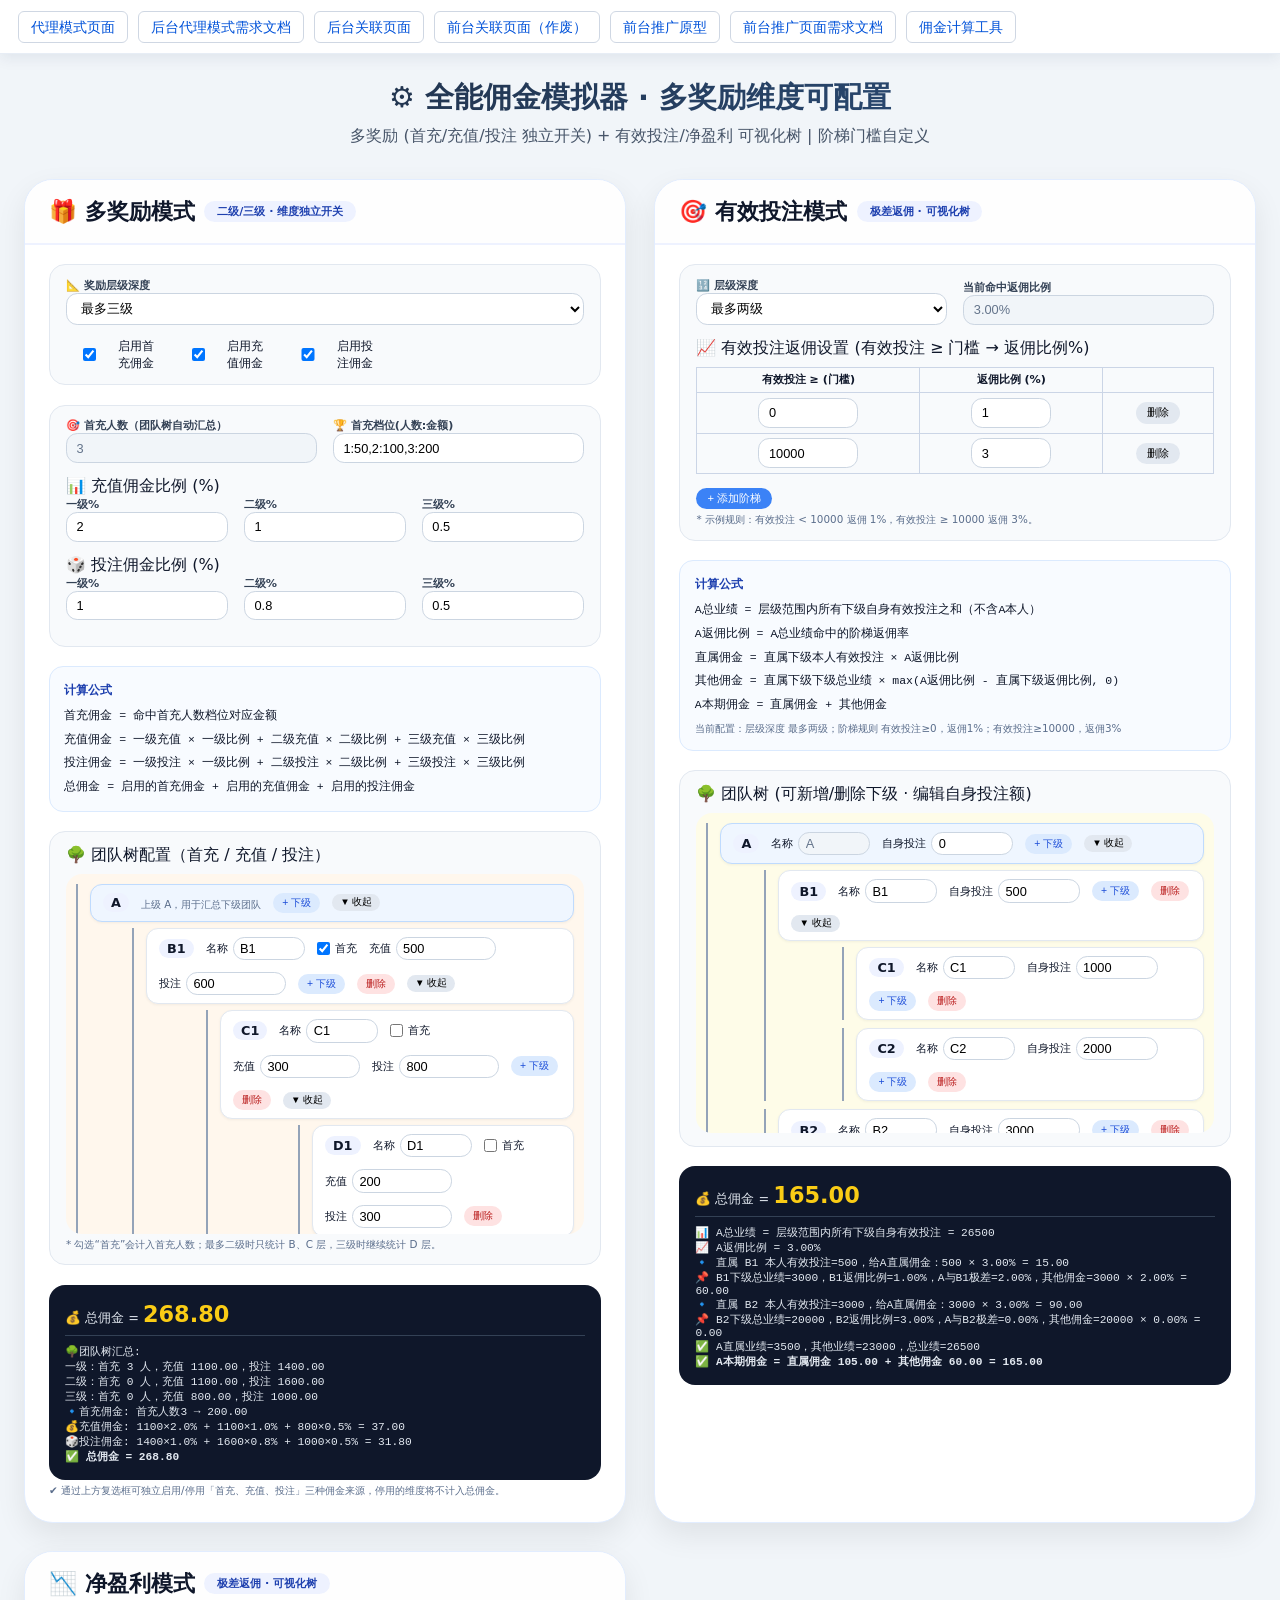
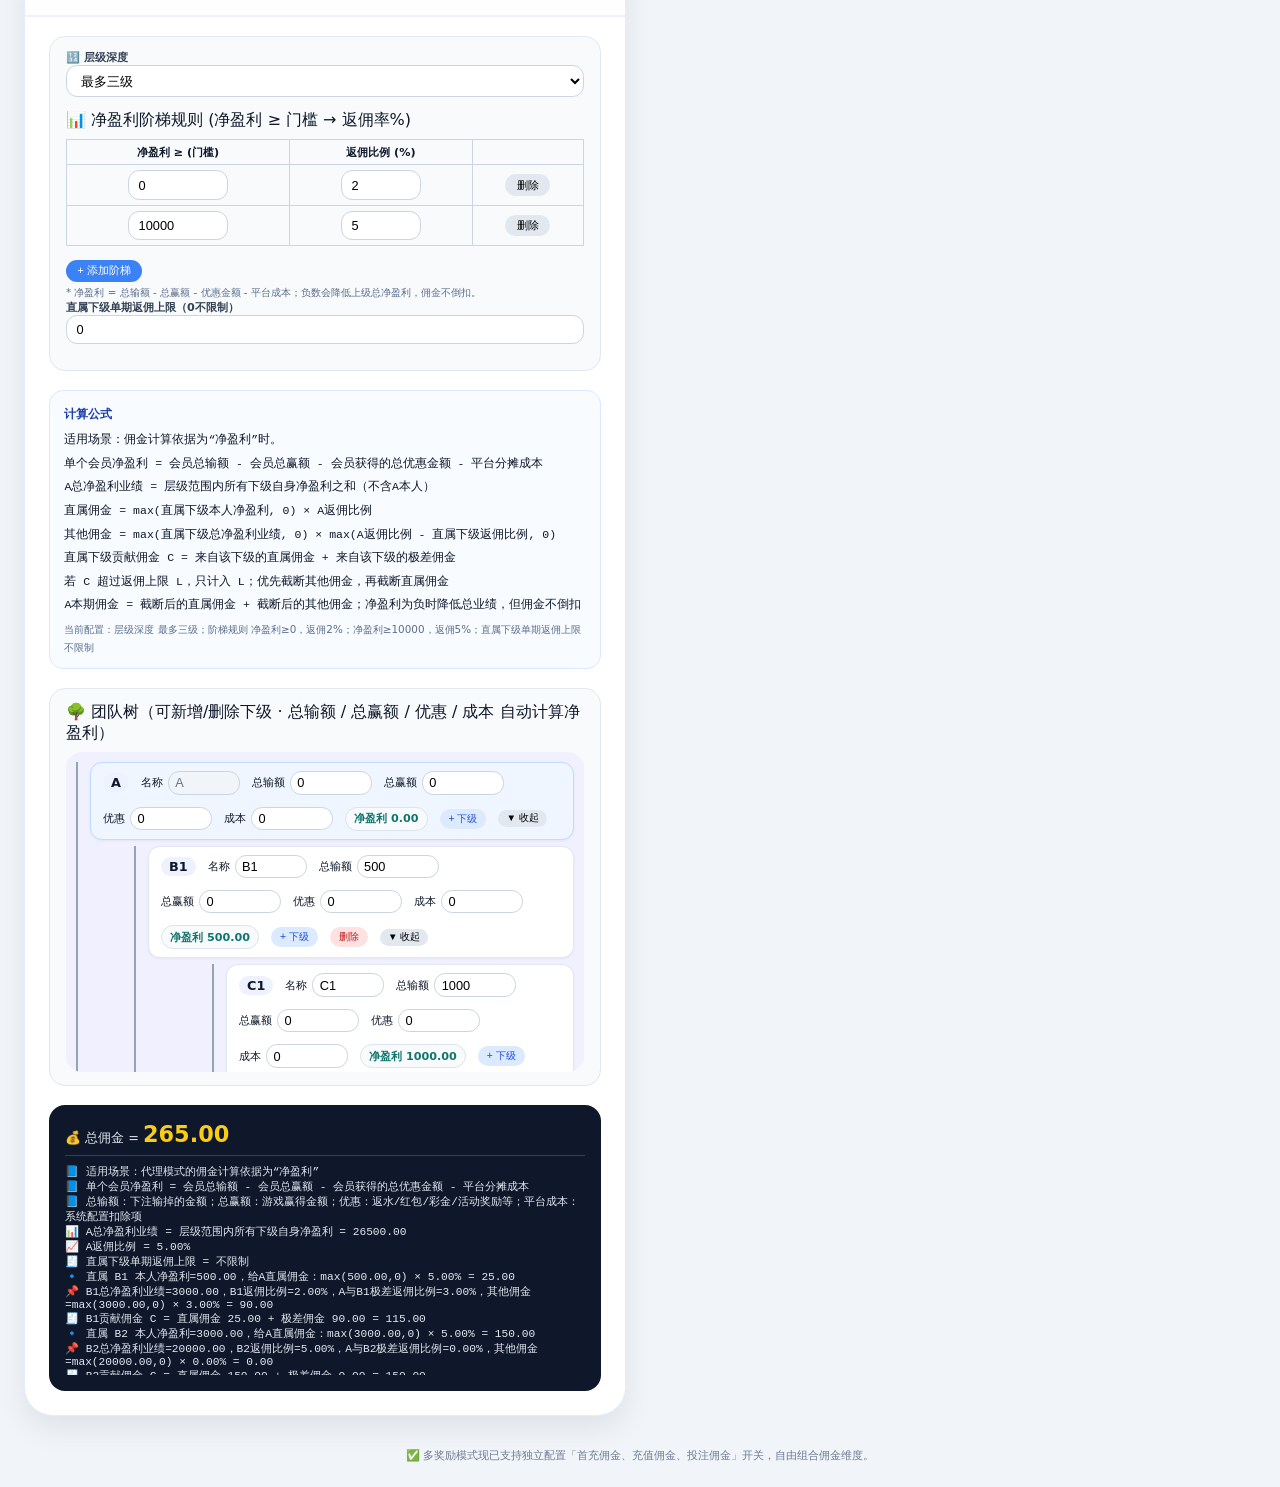
<file: 佣金计算工具.html>
<!DOCTYPE html>
<html lang="zh-CN">
<head>
    <meta charset="UTF-8">
    <meta name="viewport" content="width=device-width, initial-scale=1.0, user-scalable=yes">
    <title>代理佣金模拟器 · 多奖励维度可配置</title>
    <style>
        * {
            margin: 0;
            padding: 0;
            box-sizing: border-box;
        }

        body {
            background: #f1f5f9;
            font-family: 'Inter', system-ui, -apple-system, BlinkMacSystemFont, 'Segoe UI', Roboto, sans-serif;
            padding: calc(54px + 1.5rem) 1.5rem 1.5rem;
            color: #0f172a;
        }

        .global-links {
            position: fixed;
            top: 0;
            left: 0;
            right: 0;
            z-index: 300;
            height: 54px;
            display: flex;
            align-items: center;
            gap: 10px;
            padding: 0 18px;
            overflow-x: auto;
            background: rgba(255, 255, 255, .96);
            border-bottom: 1px solid #e7edf5;
            box-shadow: 0 4px 14px rgba(15, 40, 80, .08);
            backdrop-filter: blur(8px);
        }
        .global-links a {
            display: inline-flex;
            align-items: center;
            height: 32px;
            padding: 0 12px;
            border: 1px solid #cfd7e3;
            border-radius: 6px;
            color: #0052d9;
            background: #fff;
            font-weight: 500;
            font-size: 14px;
            line-height: 1;
            text-decoration: none;
            white-space: nowrap;
        }
        .global-links a:hover {
            border-color: #366ef4;
            background: #f8fbff;
            color: #366ef4;
        }

        .container {
            max-width: 1600px;
            margin: 0 auto;
        }

        h1 {
            font-size: 1.8rem;
            font-weight: 800;
            background: linear-gradient(135deg, #1e293b, #2c5282);
            background-clip: text;
            -webkit-background-clip: text;
            color: transparent;
            text-align: center;
            margin-bottom: 0.5rem;
        }

        .sub {
            text-align: center;
            color: #475569;
            margin-bottom: 2rem;
        }

        .grid {
            display: grid;
            grid-template-columns: repeat(auto-fit, minmax(520px, 1fr));
            gap: 1.8rem;
        }

        .card {
            background: white;
            border-radius: 1.8rem;
            box-shadow: 0 12px 30px rgba(0, 0, 0, 0.08);
            overflow: hidden;
            border: 1px solid #e2edff;
            transition: 0.2s;
        }

        .card-header {
            padding: 1rem 1.5rem;
            background: #fefefe;
            border-bottom: 2px solid #eef2ff;
        }

        .card-header h2 {
            font-size: 1.4rem;
            display: flex;
            align-items: center;
            gap: 0.6rem;
            flex-wrap: wrap;
        }

        .mode-badge {
            background: #eef2ff;
            padding: 0.2rem 0.8rem;
            border-radius: 30px;
            font-size: 0.7rem;
            font-weight: 600;
            color: #1e40af;
        }

        .card-content {
            padding: 1.2rem 1.5rem 1.5rem;
        }

        .control-group {
            background: #f8fafc;
            border-radius: 1rem;
            padding: 0.8rem 1rem;
            margin-bottom: 1.2rem;
            border: 1px solid #e2e8f0;
        }

        .flex-row {
            display: flex;
            flex-wrap: wrap;
            gap: 1rem;
            align-items: flex-end;
            margin-bottom: 0.8rem;
        }

        .field {
            flex: 1;
            min-width: 110px;
        }

        .field label {
            font-size: 0.7rem;
            font-weight: 600;
            display: block;
            color: #334155;
        }

        input, select {
            width: 100%;
            padding: 0.4rem 0.6rem;
            border-radius: 0.7rem;
            border: 1px solid #cbd5e1;
            background: white;
            font-size: 0.8rem;
        }
        input[readonly] {
            background: #f1f5f9;
            color: #64748b;
        }

        .checkbox-group {
            display: flex;
            gap: 1.2rem;
            align-items: center;
            flex-wrap: wrap;
            margin-top: 6px;
        }
        .checkbox-group label {
            display: inline-flex;
            align-items: center;
            gap: 5px;
            font-size: 0.75rem;
            font-weight: 500;
        }

        button.small {
            background: #e2e8f0;
            border: none;
            padding: 0.2rem 0.7rem;
            border-radius: 1rem;
            font-size: 0.7rem;
            cursor: pointer;
        }

        .rule-table {
            width: 100%;
            font-size: 0.7rem;
            border-collapse: collapse;
            margin: 0.5rem 0;
        }

        .rule-table th, .rule-table td {
            border: 1px solid #cbd5e6;
            padding: 0.3rem;
            text-align: center;
        }

        .result-box {
            background: #0f172a;
            color: #e2e8f0;
            border-radius: 1rem;
            padding: 1rem;
            margin-top: 1rem;
            font-size: 0.8rem;
        }

        .result-money {
            font-size: 1.4rem;
            font-weight: 800;
            color: #facc15;
        }

        .process-detail {
            font-size: 0.7rem;
            font-family: monospace;
            margin-top: 0.5rem;
            white-space: pre-wrap;
            word-break: break-word;
            max-height: 220px;
            overflow-y: auto;
            border-top: 1px solid #334155;
            padding-top: 0.5rem;
        }

        hr {
            margin: 0.5rem 0;
            border-color: #e2e8f0;
        }

        .add-btn {
            background: #3b82f6;
            color: white;
            border: none;
            padding: 0.2rem 0.7rem;
            border-radius: 1rem;
            font-size: 0.7rem;
            cursor: pointer;
            margin-top: 6px;
        }

        /* 可视化树样式 */
        .tree-node {
            margin-left: 0;
            margin-bottom: 8px;
            border-left: 2px solid #94a3b8;
            padding-left: 12px;
        }
        .tree-node-content {
            background: #ffffff;
            border-radius: 12px;
            padding: 8px 12px;
            margin-bottom: 6px;
            display: flex;
            flex-wrap: wrap;
            align-items: center;
            gap: 12px;
            box-shadow: 0 1px 3px rgba(0,0,0,0.05);
            border: 1px solid #e2e8f0;
        }
        .node-name {
            font-weight: 700;
            background: #eef2ff;
            padding: 2px 8px;
            border-radius: 20px;
            font-size: 0.8rem;
        }
        .node-field {
            display: inline-flex;
            align-items: center;
            gap: 5px;
            font-size: 0.7rem;
        }
        .node-field input {
            width: 100px;
            padding: 0.2rem 0.4rem;
        }
        .node-field input.name-input {
            width: 72px;
        }
        .node-field input.compact-input {
            width: 82px;
        }
        .node-result {
            display: inline-flex;
            align-items: center;
            min-height: 24px;
            padding: 0 8px;
            border-radius: 16px;
            background: #f8fafc;
            border: 1px solid #dbe4ef;
            color: #0f766e;
            font-size: 0.7rem;
            font-weight: 700;
        }
        .toggle-children {
            cursor: pointer;
            background: #e2e8f0;
            border: none;
            border-radius: 20px;
            font-size: 0.6rem;
            padding: 2px 8px;
        }
        .tree-add, .tree-delete {
            cursor: pointer;
            border: none;
            border-radius: 20px;
            font-size: 0.65rem;
            padding: 3px 9px;
            white-space: nowrap;
        }
        .tree-add {
            background: #dbeafe;
            color: #1d4ed8;
        }
        .tree-delete {
            background: #fee2e2;
            color: #b91c1c;
        }
        .tree-root {
            background: #eff6ff;
            border-color: #bfdbfe;
        }
        .tree-muted {
            opacity: 0.55;
        }
        .children-wrapper {
            margin-left: 24px;
            transition: 0.1s;
        }
        .children-wrapper.collapsed {
            display: none;
        }
        footer {
            text-align: center;
            margin-top: 2rem;
            font-size: 0.7rem;
            color: #6c7a91;
        }
        @media (max-width: 700px) {
            .grid { grid-template-columns: 1fr; }
            body { padding: calc(54px + 1rem) 1rem 1rem; }
            .tree-node-content { flex-wrap: wrap; }
        }
        .helper {
            font-size: 0.65rem;
            color: #5b6e8c;
            margin-top: 4px;
        }
        .formula-box {
            margin: 0.8rem 0 1.2rem;
            padding: 0.75rem 0.9rem;
            border: 1px solid #dbeafe;
            border-radius: 14px;
            background: #f8fbff;
            color: #334155;
            font-size: 0.72rem;
            line-height: 1.7;
        }
        .formula-box strong {
            display: block;
            margin-bottom: 0.25rem;
            color: #1e40af;
            font-size: 0.78rem;
        }
        .formula-box code {
            display: block;
            padding: 2px 0;
            color: #0f172a;
            white-space: normal;
        }
    </style>
</head>
<body>
<nav class="global-links" aria-label="页面关联入口">
    <a href="代理模式页面.html" target="_blank">代理模式页面</a>
    <a href="后台代理模式需求文档.html" target="_blank">后台代理模式需求文档</a>
    <a href="后台其他页面.html" target="_blank">后台关联页面</a>
    <a href="前台关联页面.html" target="_blank">前台关联页面（作废）</a>
    <a href="前台推广原型页面.html" target="_blank">前台推广原型</a>
    <a href="前台推广页面需求文档.html" target="_blank">前台推广页面需求文档</a>
    <a href="佣金计算工具.html" target="_blank">佣金计算工具</a>
</nav>
<div class="container">
    <h1>⚙️ 全能佣金模拟器 · 多奖励维度可配置</h1>
    <div class="sub">多奖励 (首充/充值/投注 独立开关) + 有效投注/净盈利 可视化树 | 阶梯门槛自定义</div>
    <div class="grid">

        <!-- ================= 多奖励模式 (增强：可配置维度开关) ================= -->
        <div class="card">
            <div class="card-header">
                <h2>🎁 多奖励模式 <span class="mode-badge">二级/三级 · 维度独立开关</span></h2>
            </div>
            <div class="card-content">
                <div class="control-group">
                    <div class="flex-row">
                        <div class="field"><label>📐 奖励层级深度</label><select id="multiLevel"><option value="2">最多二级</option><option value="3" selected>最多三级</option></select></div>
                    </div>
                    <!-- 维度开关区域 -->
                    <div class="checkbox-group">
                        <label><input type="checkbox" id="enableFirstDeposit" checked> 启用首充佣金</label>
                        <label><input type="checkbox" id="enableRechargeComm" checked> 启用充值佣金</label>
                        <label><input type="checkbox" id="enableBetComm" checked> 启用投注佣金</label>
                    </div>
                </div>

                <div class="control-group">
                    <div class="flex-row">
                        <div class="field"><label>🎯 首充人数（团队树自动汇总）</label><input type="number" id="multiFirstCount" value="3" readonly></div>
                        <div class="field"><label>🏆 首充档位(人数:金额)</label><input type="text" id="multiFirstRule" value="1:50,2:100,3:200"></div>
                    </div>
                    <div><label>📊 充值佣金比例 (%)</label>
                        <div class="flex-row"><div class="field"><label>一级%</label><input type="number" id="multiRechargeL1" value="2" step="0.5"></div><div class="field"><label>二级%</label><input type="number" id="multiRechargeL2" value="1" step="0.5"></div><div class="field" id="multiRechargeL3Div"><label>三级%</label><input type="number" id="multiRechargeL3" value="0.5" step="0.5"></div></div>
                    </div>
                    <div><label>🎲 投注佣金比例 (%)</label>
                        <div class="flex-row"><div class="field"><label>一级%</label><input type="number" id="multiBetL1" value="1" step="0.5"></div><div class="field"><label>二级%</label><input type="number" id="multiBetL2" value="0.8" step="0.5"></div><div class="field" id="multiBetL3Div"><label>三级%</label><input type="number" id="multiBetL3" value="0.5" step="0.5"></div></div>
                    </div>
                </div>
                <div class="formula-box">
                    <strong>计算公式</strong>
                    <code>首充佣金 = 命中首充人数档位对应金额</code>
                    <code>充值佣金 = 一级充值 × 一级比例 + 二级充值 × 二级比例 + 三级充值 × 三级比例</code>
                    <code>投注佣金 = 一级投注 × 一级比例 + 二级投注 × 二级比例 + 三级投注 × 三级比例</code>
                    <code>总佣金 = 启用的首充佣金 + 启用的充值佣金 + 启用的投注佣金</code>
                </div>
                <div class="control-group">
                    <label>🌳 团队树配置（首充 / 充值 / 投注）</label>
                    <div id="multiTreeContainer" style="max-height: 360px; overflow-y: auto; background: #fff7ed; border-radius: 16px; padding: 10px; margin-top: 8px;"></div>
                    <div class="helper">* 勾选“首充”会计入首充人数；最多二级时只统计 B、C 层，三级时继续统计 D 层。</div>
                </div>
                <div class="result-box"><div>💰 总佣金 = <span class="result-money" id="multiTotal">0.00</span></div><div class="process-detail" id="multiProcess"></div></div>
                <div class="helper">✔ 通过上方复选框可独立启用/停用「首充、充值、投注」三种佣金来源，停用的维度将不计入总佣金。</div>
            </div>
        </div>

        <!-- ================= 有效投注模式（可视化树+门槛阶梯） ================= -->
        <div class="card">
            <div class="card-header">
                <h2>🎯 有效投注模式 <span class="mode-badge">极差返佣 · 可视化树</span></h2>
            </div>
            <div class="card-content">
                <div class="control-group">
                    <div class="flex-row">
                        <div class="field"><label>🔢 层级深度</label><select id="betLevelType"><option value="1">只算一级</option><option value="2" selected>最多两级</option><option value="3">最多三级</option><option value="4">最多四级</option><option value="5">最多五级</option><option value="inf">无数级</option><option value="custom">自定义层数</option></select></div>
                        <div class="field" id="betCustomLevelDiv" style="display:none;"><label>自定义层数</label><input type="number" id="betCustomLevel" value="3"></div>
                        <div class="field"><label>当前命中返佣比例</label><input type="text" id="betCurrentRate" value="-" readonly></div>
                    </div>
                    <div><label>📈 有效投注返佣设置 (有效投注 ≥ 门槛 → 返佣比例%)</label>
                        <div id="betRuleContainer"></div>
                        <button type="button" class="add-btn" id="addBetRule">+ 添加阶梯</button>
                        <div class="helper">* 示例规则：有效投注 &lt; 10000 返佣 1%，有效投注 ≥ 10000 返佣 3%。</div>
                    </div>
                </div>
                <div class="formula-box">
                    <strong>计算公式</strong>
                    <code>A总业绩 = 层级范围内所有下级自身有效投注之和（不含A本人）</code>
                    <code>A返佣比例 = A总业绩命中的阶梯返佣率</code>
                    <code>直属佣金 = 直属下级本人有效投注 × A返佣比例</code>
                    <code>其他佣金 = 直属下级下级总业绩 × max(A返佣比例 - 直属下级返佣比例, 0)</code>
                    <code>A本期佣金 = 直属佣金 + 其他佣金</code>
                    <div class="helper" id="betConfigFormula">当前配置：-</div>
                </div>
                <div class="control-group">
                    <label>🌳 团队树 (可新增/删除下级 · 编辑自身投注额)</label>
                    <div id="betTreeContainer" style="max-height: 320px; overflow-y: auto; background: #fefce8; border-radius: 16px; padding: 10px; margin-top: 8px;"></div>
                </div>
                <div class="result-box"><div>💰 总佣金 = <span class="result-money" id="betTotal">0.00</span></div><div class="process-detail" id="betProcess"></div></div>
            </div>
        </div>

        <!-- ================= 净盈利模式（可视化树+门槛阶梯） ================= -->
        <div class="card">
            <div class="card-header">
                <h2>📉 净盈利模式 <span class="mode-badge">极差返佣 · 可视化树</span></h2>
            </div>
            <div class="card-content">
                <div class="control-group">
                    <div class="flex-row">
                        <div class="field"><label>🔢 层级深度</label><select id="netLevelType"><option value="1">只算一级</option><option value="2">最多两级</option><option value="3" selected>最多三级</option><option value="4">最多四级</option><option value="5">最多五级</option><option value="inf">无数级</option><option value="custom">自定义层数</option></select></div>
                        <div class="field" id="netCustomLevelDiv" style="display:none;"><label>自定义层数</label><input type="number" id="netCustomLevel" value="3"></div>
                    </div>
                    <div><label>📊 净盈利阶梯规则 (净盈利 ≥ 门槛 → 返佣率%)</label>
                        <div id="netRuleContainer"></div>
                        <button type="button" class="add-btn" id="addNetRule">+ 添加阶梯</button>
                        <div class="helper">* 净盈利 = 总输额 - 总赢额 - 优惠金额 - 平台成本；负数会降低上级总净盈利，佣金不倒扣。</div>
                    </div>
                    <div class="flex-row">
                        <div class="field"><label>直属下级单期返佣上限（0不限制）</label><input type="number" id="netDirectCap" value="0" step="100"></div>
                    </div>
                </div>
                <div class="formula-box">
                    <strong>计算公式</strong>
                    <code>适用场景：佣金计算依据为“净盈利”时。</code>
                    <code>单个会员净盈利 = 会员总输额 - 会员总赢额 - 会员获得的总优惠金额 - 平台分摊成本</code>
                    <code>A总净盈利业绩 = 层级范围内所有下级自身净盈利之和（不含A本人）</code>
                    <code>直属佣金 = max(直属下级本人净盈利, 0) × A返佣比例</code>
                    <code>其他佣金 = max(直属下级总净盈利业绩, 0) × max(A返佣比例 - 直属下级返佣比例, 0)</code>
                    <code>直属下级贡献佣金 C = 来自该下级的直属佣金 + 来自该下级的极差佣金</code>
                    <code>若 C 超过返佣上限 L，只计入 L；优先截断其他佣金，再截断直属佣金</code>
                    <code>A本期佣金 = 截断后的直属佣金 + 截断后的其他佣金；净盈利为负时降低总业绩，但佣金不倒扣</code>
                    <div class="helper" id="netConfigFormula">当前配置：-</div>
                </div>
                <div class="control-group">
                    <label>🌳 团队树（可新增/删除下级 · 总输额 / 总赢额 / 优惠 / 成本 自动计算净盈利）</label>
                    <div id="netTreeContainer" style="max-height: 320px; overflow-y: auto; background: #f1f0ff; border-radius: 16px; padding: 10px; margin-top: 8px;"></div>
                </div>
                <div class="result-box"><div>💰 总佣金 = <span class="result-money" id="netTotal">0.00</span></div><div class="process-detail" id="netProcess"></div></div>
            </div>
        </div>
    </div>
    <footer>✅ 多奖励模式现已支持独立配置「首充佣金、充值佣金、投注佣金」开关，自由组合佣金维度。</footer>
</div>

<script>
    // ========== 1. 多奖励模式 (支持维度开关 + 团队树配置) ==========
    let multiNodeSeq = 10;
    let multiNameSeq = { 1: 3, 2: 3, 3: 3 };
    let multiTreeData = {
        id: 'multi_A', name: 'A', firstDeposit: false, recharge: 0, bet: 0, children: [
            { id: 'multi_B1', name: 'B1', firstDeposit: true, recharge: 500, bet: 600, children: [
                { id: 'multi_C1', name: 'C1', firstDeposit: false, recharge: 300, bet: 800, children: [
                    { id: 'multi_D1', name: 'D1', firstDeposit: false, recharge: 200, bet: 300, children: [] }
                ] }
            ] },
            { id: 'multi_B2', name: 'B2', firstDeposit: true, recharge: 400, bet: 700, children: [
                { id: 'multi_C2', name: 'C2', firstDeposit: false, recharge: 300, bet: 500, children: [
                    { id: 'multi_D2', name: 'D2', firstDeposit: false, recharge: 300, bet: 400, children: [] }
                ] }
            ] },
            { id: 'multi_B3', name: 'B3', firstDeposit: true, recharge: 200, bet: 100, children: [
                { id: 'multi_C3', name: 'C3', firstDeposit: false, recharge: 500, bet: 300, children: [
                    { id: 'multi_D3', name: 'D3', firstDeposit: false, recharge: 300, bet: 300, children: [] }
                ] }
            ] }
        ]
    };

    function escapeHtml(value) {
        return String(value == null ? '' : value).replace(/[&<>"']/g, (char) => ({
            '&': '&amp;', '<': '&lt;', '>': '&gt;', '"': '&quot;', "'": '&#39;'
        }[char]));
    }

    function parseFirstRule(ruleStr, count) {
        let parts = ruleStr.split(',');
        let best = 0;
        for(let p of parts) {
            let [num, amt] = p.split(':');
            if(num && amt && parseInt(num) <= count) best = Math.max(best, parseFloat(amt));
        }
        return best;
    }

    function findMultiNode(node, id, depth = 0, parent = null) {
        if(node.id === id) return { node, depth, parent };
        for(let child of node.children || []) {
            let result = findMultiNode(child, id, depth + 1, node);
            if(result) return result;
        }
        return null;
    }

    function createMultiChild(depth) {
        let prefix = depth === 1 ? 'B' : depth === 2 ? 'C' : 'D';
        multiNameSeq[depth] = (multiNameSeq[depth] || 0) + 1;
        return {
            id: `multi_${Date.now()}_${multiNodeSeq++}`,
            name: `${prefix}${multiNameSeq[depth]}`,
            firstDeposit: false,
            recharge: 0,
            bet: 0,
            children: []
        };
    }

    function renderMultiTree(node, depth = 0) {
        const isRoot = depth === 0;
        const currentLevel = parseInt(document.getElementById('multiLevel')?.value || '3');
        const outOfScope = depth > 0 && depth > currentLevel;
        const hasChildren = node.children && node.children.length > 0;
        const childrenId = `multi_children_${node.id}`;
        let html = `<div class="tree-node ${outOfScope ? 'tree-muted' : ''}" style="margin-left: ${depth * 18}px;">`;
        html += `<div class="tree-node-content ${isRoot ? 'tree-root' : ''}">`;
        html += `<span class="node-name">${escapeHtml(node.name)}</span>`;
        if(isRoot) {
            html += `<span class="helper">上级 A，用于汇总下级团队</span>`;
        } else {
            html += `<div class="node-field">名称 <input class="multi-node-input" data-id="${node.id}" data-field="name" value="${escapeHtml(node.name)}" style="width:72px;"></div>`;
            html += `<label class="node-field"><input class="multi-node-input" data-id="${node.id}" data-field="firstDeposit" type="checkbox" ${node.firstDeposit ? 'checked' : ''} style="width:auto;">首充</label>`;
            html += `<div class="node-field">充值 <input class="multi-node-input" data-id="${node.id}" data-field="recharge" type="number" value="${node.recharge}" step="100"></div>`;
            html += `<div class="node-field">投注 <input class="multi-node-input" data-id="${node.id}" data-field="bet" type="number" value="${node.bet}" step="100"></div>`;
            if(outOfScope) html += `<span class="helper">当前层级不计入</span>`;
        }
        if(depth < 3) html += `<button type="button" class="tree-add" data-id="${node.id}">+ 下级</button>`;
        if(!isRoot) html += `<button type="button" class="tree-delete" data-id="${node.id}">删除</button>`;
        if(hasChildren) html += `<button type="button" class="toggle-children" data-target="${childrenId}">▼ 收起</button>`;
        html += `</div>`;
        if(hasChildren) {
            html += `<div id="${childrenId}" class="children-wrapper">`;
            for(let child of node.children) html += renderMultiTree(child, depth + 1);
            html += `</div>`;
        }
        html += `</div>`;
        return html;
    }

    function syncMultiNodeInput(input) {
        const found = findMultiNode(multiTreeData, input.dataset.id);
        if(!found) return;
        const field = input.dataset.field;
        if(field === 'name') found.node.name = input.value || found.node.name;
        if(field === 'firstDeposit') found.node.firstDeposit = input.checked;
        if(field === 'recharge') found.node.recharge = parseFloat(input.value) || 0;
        if(field === 'bet') found.node.bet = parseFloat(input.value) || 0;
    }

    function collectMultiStats(node, maxLevel, depth = 0, stats = null) {
        if(!stats) {
            stats = {
                firstCount: 0,
                firstByLevel: { 1: 0, 2: 0, 3: 0 },
                recharge: { 1: 0, 2: 0, 3: 0 },
                bet: { 1: 0, 2: 0, 3: 0 },
                countedNodes: []
            };
        }
        if(depth > 0 && depth <= maxLevel) {
            if(node.firstDeposit) {
                stats.firstCount += 1;
                stats.firstByLevel[depth] += 1;
            }
            stats.recharge[depth] += parseFloat(node.recharge) || 0;
            stats.bet[depth] += parseFloat(node.bet) || 0;
            stats.countedNodes.push({ depth, name: node.name, firstDeposit: !!node.firstDeposit, recharge: node.recharge || 0, bet: node.bet || 0 });
        }
        for(let child of node.children || []) collectMultiStats(child, maxLevel, depth + 1, stats);
        return stats;
    }

    function bindMultiTree() {
        const container = document.getElementById('multiTreeContainer');
        if(!container) return;
        container.innerHTML = renderMultiTree(multiTreeData);
        container.querySelectorAll('.multi-node-input').forEach(input => {
            input.addEventListener(input.type === 'checkbox' ? 'change' : 'input', () => {
                syncMultiNodeInput(input);
                refreshMulti();
            });
        });
        container.querySelectorAll('.tree-add').forEach(btn => {
            btn.addEventListener('click', () => {
                const found = findMultiNode(multiTreeData, btn.dataset.id);
                if(!found || found.depth >= 3) return;
                if(!found.node.children) found.node.children = [];
                found.node.children.push(createMultiChild(found.depth + 1));
                bindMultiTree();
                refreshMulti();
            });
        });
        container.querySelectorAll('.tree-delete').forEach(btn => {
            btn.addEventListener('click', () => {
                const found = findMultiNode(multiTreeData, btn.dataset.id);
                if(!found || !found.parent) return;
                found.parent.children = found.parent.children.filter(child => child.id !== found.node.id);
                bindMultiTree();
                refreshMulti();
            });
        });
        container.querySelectorAll('#multiTreeContainer .toggle-children, .toggle-children').forEach(btn => {
            const targetId = btn.getAttribute('data-target');
            const targetDiv = document.getElementById(targetId);
            if(targetDiv) {
                btn.addEventListener('click', () => {
                    targetDiv.classList.toggle('collapsed');
                    btn.innerText = targetDiv.classList.contains('collapsed') ? '▶ 展开' : '▼ 收起';
                });
            }
        });
    }

    function refreshMulti() {
        let level = parseInt(document.getElementById('multiLevel').value);
        let showL3 = (level>=3);
        document.getElementById('multiRechargeL3Div').style.display = showL3 ? 'block' : 'none';
        document.getElementById('multiBetL3Div').style.display = showL3 ? 'block' : 'none';
        
        // 读取开关状态
        let enableFirst = document.getElementById('enableFirstDeposit').checked;
        let enableRecharge = document.getElementById('enableRechargeComm').checked;
        let enableBet = document.getElementById('enableBetComm').checked;
        
        const stats = collectMultiStats(multiTreeData, level);
        let fc = stats.firstCount;
        document.getElementById('multiFirstCount').value = fc;
        let firstBonus = enableFirst ? parseFirstRule(document.getElementById('multiFirstRule').value, fc) : 0;
        
        let r1 = (parseFloat(document.getElementById('multiRechargeL1').value)||0)/100;
        let r2 = (parseFloat(document.getElementById('multiRechargeL2').value)||0)/100;
        let r3 = (parseFloat(document.getElementById('multiRechargeL3').value)||0)/100;
        let b1 = (parseFloat(document.getElementById('multiBetL1').value)||0)/100;
        let b2 = (parseFloat(document.getElementById('multiBetL2').value)||0)/100;
        let b3 = (parseFloat(document.getElementById('multiBetL3').value)||0)/100;
        
        let amtR1 = stats.recharge[1] || 0;
        let amtR2 = stats.recharge[2] || 0;
        let amtR3 = showL3 ? (stats.recharge[3] || 0) : 0;
        let amtB1 = stats.bet[1] || 0;
        let amtB2 = stats.bet[2] || 0;
        let amtB3 = showL3 ? (stats.bet[3] || 0) : 0;
        
        let rechargeComm = enableRecharge ? (amtR1*r1 + amtR2*r2 + amtR3*r3) : 0;
        let betComm = enableBet ? (amtB1*b1 + amtB2*b2 + amtB3*b3) : 0;
        let total = firstBonus + rechargeComm + betComm;
        
        const levelRows = [1, 2, 3].filter(item => item <= level).map(item => {
            const label = item === 1 ? '一级' : item === 2 ? '二级' : '三级';
            return `${label}：首充 ${stats.firstByLevel[item]} 人，充值 ${stats.recharge[item].toFixed(2)}，投注 ${stats.bet[item].toFixed(2)}`;
        }).join('<br>');
        let detail = `🌳团队树汇总:<br>${levelRows}<br>`;
        detail += `🔹首充佣金: ${enableFirst ? `首充人数${fc} → ${firstBonus.toFixed(2)}` : '已禁用'}<br>`;
        if(enableRecharge) detail += `💰充值佣金: ${amtR1}×${(r1*100).toFixed(1)}% + ${amtR2}×${(r2*100).toFixed(1)}% ${showL3?`+ ${amtR3}×${(r3*100).toFixed(1)}%` : ''} = ${rechargeComm.toFixed(2)}<br>`;
        else detail += `💰充值佣金: 已禁用<br>`;
        if(enableBet) detail += `🎲投注佣金: ${amtB1}×${(b1*100).toFixed(1)}% + ${amtB2}×${(b2*100).toFixed(1)}% ${showL3?`+ ${amtB3}×${(b3*100).toFixed(1)}%` : ''} = ${betComm.toFixed(2)}<br>`;
        else detail += `🎲投注佣金: 已禁用<br>`;
        detail += `<strong>✅ 总佣金 = ${total.toFixed(2)}</strong>`;
        document.getElementById('multiTotal').innerText = total.toFixed(2);
        document.getElementById('multiProcess').innerHTML = detail;
    }
    function bindMultiEvents() {
        bindMultiTree();
        let ids = ['multiLevel','multiFirstRule','multiRechargeL1','multiRechargeL2','multiRechargeL3','multiBetL1','multiBetL2','multiBetL3','enableFirstDeposit','enableRechargeComm','enableBetComm'];
        ids.forEach(id => {
            const el = document.getElementById(id);
            el?.addEventListener('input', refreshMulti);
            el?.addEventListener('change', refreshMulti);
        });
        document.getElementById('multiLevel')?.addEventListener('change', () => {
            bindMultiTree();
            refreshMulti();
        });
        refreshMulti();
    }

    // ========== 通用: 阶梯规则管理（门槛数组: [{threshold, rate}] 取最高满足门槛）==========
    let betThresholds = [{ threshold: 0, rate: 1 }, { threshold: 10000, rate: 3 }];
    let netThresholds = [{ threshold: 0, rate: 2 }, { threshold: 10000, rate: 5 }];
    const TREE_EDIT_DEPTH_LIMIT = 20;
    function renderThresholdRules(containerId, rulesArray, onUpdate) {
        let container = document.getElementById(containerId);
        const metricLabel = containerId === 'betRuleContainer' ? '有效投注 ≥ (门槛)' : '净盈利 ≥ (门槛)';
        container.innerHTML = `<table class="rule-table"><thead><tr><th>${metricLabel}</th><th>返佣比例 (%)</th><th></th></tr></thead><tbody id="${containerId}Tbody"></tbody></table>`;
        let tbody = document.getElementById(`${containerId}Tbody`);
        rulesArray.forEach((r, idx) => {
            let row = tbody.insertRow();
            row.insertCell(0).innerHTML = `<input type="number" class="threshVal" value="${r.threshold}" step="100" style="width:100px;">`;
            row.insertCell(1).innerHTML = `<input type="number" class="rateVal" value="${r.rate}" step="0.5" style="width:80px;">`;
            let delBtn = document.createElement('button');
            delBtn.innerText = '删除';
            delBtn.className = 'small';
            delBtn.onclick = () => { if(rulesArray.length>1) { rulesArray.splice(idx,1); renderThresholdRules(containerId, rulesArray, onUpdate); onUpdate(); } };
            row.insertCell(2).appendChild(delBtn);
        });
        document.querySelectorAll(`#${containerId} .threshVal, #${containerId} .rateVal`).forEach(el => {
            el.addEventListener('change', function() {
                let rows = document.querySelectorAll(`#${containerId}Tbody tr`);
                let newArr = [];
                for(let i=0;i<rows.length;i++) {
                    let thresh = parseFloat(rows[i].querySelector('.threshVal').value) || 0;
                    let rate = parseFloat(rows[i].querySelector('.rateVal').value) || 0;
                    newArr.push({ threshold: thresh, rate: rate });
                }
                newArr.sort((a,b)=>a.threshold - b.threshold);
                rulesArray.length = 0;
                rulesArray.push(...newArr);
                onUpdate();
            });
        });
    }
    function getRateByThreshold(amount, thresholds) {
        let bestRate = 0;
        for(let t of thresholds) {
            if(amount >= t.threshold) bestRate = Math.max(bestRate, t.rate);
        }
        return bestRate / 100;
    }
    function formatLevelLabel(levelType, customId) {
        const labels = {
            '1': '只算一级',
            '2': '最多两级',
            '3': '最多三级',
            '4': '最多四级',
            '5': '最多五级',
            'inf': `无数级（汇总当前树内全部下级，可模拟至${TREE_EDIT_DEPTH_LIMIT}层）`
        };
        if(levelType === 'custom') return `自定义${parseInt(document.getElementById(customId)?.value) || 3}层`;
        return labels[levelType] || `${levelType}层`;
    }
    function formatThresholdRules(rulesArray, unitLabel) {
        return [...rulesArray]
            .sort((a, b) => a.threshold - b.threshold)
            .map(item => `${unitLabel}≥${item.threshold}，返佣${item.rate}%`)
            .join('；');
    }
    function getMaxCalcLevel(levelType, customId) {
        if(levelType === 'inf') return Number.POSITIVE_INFINITY;
        if(levelType === 'custom') return Math.max(1, parseInt(document.getElementById(customId)?.value) || 3);
        return Math.max(1, parseInt(levelType) || 1);
    }

    // ========== 有效投注 可视化树 ==========
    let betNodeSeq = 10;
    let betNameSeq = { 1: 2, 2: 3, 3: 0, 4: 0, 5: 0 };
    let betTreeData = {
        id: 'bet_A', name: 'A', selfBet: 0, children: [
            { id: 'bet_B1', name: 'B1', selfBet: 500, children: [{ id: 'bet_C1', name: 'C1', selfBet: 1000, children: [] }, { id: 'bet_C2', name: 'C2', selfBet: 2000, children: [] }] },
            { id: 'bet_B2', name: 'B2', selfBet: 3000, children: [{ id: 'bet_C3', name: 'C3', selfBet: 20000, children: [] }] }
        ]
    };
    function findTreeNode(node, id, depth = 0, parent = null) {
        if(node.id === id) return { node, depth, parent };
        for(let child of node.children || []) {
            const found = findTreeNode(child, id, depth + 1, node);
            if(found) return found;
        }
        return null;
    }
    function createChildNode(prefix, depth, defaults = {}) {
        const letters = 'ABCDEFGHIJKLMNOPQRSTUVWXYZ';
        const namePrefix = letters[Math.min(depth, letters.length - 1)];
        const seqMap = prefix === 'bet' ? betNameSeq : netNameSeq;
        seqMap[depth] = (seqMap[depth] || 0) + 1;
        return {
            id: `${prefix}_${Date.now()}_${prefix === 'bet' ? betNodeSeq++ : netNodeSeq++}`,
            name: `${namePrefix}${seqMap[depth]}`,
            children: [],
            ...defaults
        };
    }
    function maxEditableDepth(levelType, customId) {
        if(levelType === 'inf') return TREE_EDIT_DEPTH_LIMIT;
        if(levelType === 'custom') return Math.max(1, Math.min(parseInt(document.getElementById(customId)?.value) || 3, TREE_EDIT_DEPTH_LIMIT));
        return Math.max(1, parseInt(levelType) || 1);
    }
    function renderBetTree(node, level = 0) {
        let hasChildren = node.children && node.children.length > 0;
        const isRoot = level === 0;
        const maxDepth = maxEditableDepth(document.getElementById('betLevelType')?.value || '2', 'betCustomLevel');
        const outOfScope = level > 0 && level > maxDepth;
        let childrenContainerId = `bet_children_${node.id}`;
        let html = `<div class="tree-node" style="margin-left: ${level*20}px;">`;
        html += `<div class="tree-node-content ${isRoot ? 'tree-root' : ''} ${outOfScope ? 'tree-muted' : ''}">`;
        html += `<span class="node-name">${escapeHtml(node.name)}</span>`;
        html += `<div class="node-field">名称 <input class="bet-node-input name-input" data-id="${node.id}" data-field="name" value="${escapeHtml(node.name)}" ${isRoot ? 'readonly' : ''}></div>`;
        html += `<div class="node-field">自身投注 <input class="bet-node-input compact-input" data-id="${node.id}" data-field="selfBet" type="number" value="${node.selfBet || 0}" step="100"></div>`;
        if(outOfScope) html += `<span class="helper">当前层级不计入</span>`;
        if(level < TREE_EDIT_DEPTH_LIMIT) html += `<button type="button" class="tree-add" data-id="${node.id}">+ 下级</button>`;
        if(!isRoot) html += `<button type="button" class="tree-delete" data-id="${node.id}">删除</button>`;
        if(hasChildren) html += `<button type="button" class="toggle-children" data-target="${childrenContainerId}">▼ 收起</button>`;
        html += `</div>`;
        if(hasChildren) {
            html += `<div id="${childrenContainerId}" class="children-wrapper">`;
            for(let child of node.children) html += renderBetTree(child, level+1);
            html += `</div>`;
        }
        html += `</div>`;
        return html;
    }
    function getBetSelf(node) {
        return parseFloat(node.selfBet) || 0;
    }
    function sumBetDescendants(node, remainingDepth) {
        if(remainingDepth <= 0) return 0;
        let total = 0;
        for(let child of node.children || []) {
            total += getBetSelf(child);
            total += sumBetDescendants(child, remainingDepth - 1);
        }
        return total;
    }
    function refreshBetting() {
        let levelType = document.getElementById('betLevelType').value;
        let maxLevel = getMaxCalcLevel(levelType, 'betCustomLevel');
        const configFormula = document.getElementById('betConfigFormula');
        if(configFormula) {
            configFormula.innerText = `当前配置：层级深度 ${formatLevelLabel(levelType, 'betCustomLevel')}；阶梯规则 ${formatThresholdRules(betThresholds, '有效投注')}`;
        }
        let aTotal = sumBetDescendants(betTreeData, maxLevel);
        let aRate = getRateByThreshold(aTotal, betThresholds);
        const currentRateInput = document.getElementById('betCurrentRate');
        if(currentRateInput) currentRateInput.value = `${(aRate * 100).toFixed(2)}%`;
        let directPerformance = 0, otherPerformance = 0, directComm = 0, diffComm = 0;
        let steps = [
            `📊 A总业绩 = 层级范围内所有下级自身有效投注 = ${aTotal}`,
            `📈 A返佣比例 = ${(aRate*100).toFixed(2)}%`
        ];

        for(let child of betTreeData.children) {
            let childSelf = getBetSelf(child);
            let childTeamPerformance = maxLevel > 1 ? sumBetDescendants(child, maxLevel - 1) : 0;
            let childRate = getRateByThreshold(childTeamPerformance, betThresholds);
            let directLineComm = childSelf * aRate;
            let diff = Math.max(0, aRate - childRate);
            let diffLineComm = childTeamPerformance * diff;

            directPerformance += childSelf;
            otherPerformance += childTeamPerformance;
            directComm += directLineComm;
            diffComm += diffLineComm;

            steps.push(`🔹 直属 ${child.name} 本人有效投注=${childSelf}，给A直属佣金：${childSelf} × ${(aRate*100).toFixed(2)}% = ${directLineComm.toFixed(2)}`);
            steps.push(`📌 ${child.name}下级总业绩=${childTeamPerformance}，${child.name}返佣比例=${(childRate*100).toFixed(2)}%，A与${child.name}极差=${(diff*100).toFixed(2)}%，其他佣金=${childTeamPerformance} × ${(diff*100).toFixed(2)}% = ${diffLineComm.toFixed(2)}`);
        }

        let totalComm = directComm + diffComm;
        document.getElementById('betTotal').innerText = totalComm.toFixed(2);
        steps.push(`✅ A直属业绩=${directPerformance}，其他业绩=${otherPerformance}，总业绩=${directPerformance + otherPerformance}`);
        document.getElementById('betProcess').innerHTML = steps.join('<br>') + `<br><strong>✅ A本期佣金 = 直属佣金 ${directComm.toFixed(2)} + 其他佣金 ${diffComm.toFixed(2)} = ${totalComm.toFixed(2)}</strong>`;
    }
    function syncBetNodeInput(input) {
        const found = findTreeNode(betTreeData, input.dataset.id);
        if(!found) return;
        if(input.dataset.field === 'name') found.node.name = input.value || found.node.name;
        if(input.dataset.field === 'selfBet') found.node.selfBet = parseFloat(input.value) || 0;
    }
    function initBetTree() {
        let container = document.getElementById('betTreeContainer');
        container.innerHTML = renderBetTree(betTreeData);
        container.querySelectorAll('.toggle-children').forEach(btn => {
            let targetId = btn.getAttribute('data-target');
            let targetDiv = document.getElementById(targetId);
            if(targetDiv) {
                btn.onclick = () => {
                    let isCollapsed = targetDiv.classList.contains('collapsed');
                    if(isCollapsed) {
                        targetDiv.classList.remove('collapsed');
                        btn.innerText = '▼ 收起';
                    } else {
                        targetDiv.classList.add('collapsed');
                        btn.innerText = '▶ 展开';
                    }
                };
            }
        });
        container.querySelectorAll('.bet-node-input').forEach(inp => inp.addEventListener('input', () => {
            syncBetNodeInput(inp);
            refreshBetting();
        }));
        container.querySelectorAll('.tree-add').forEach(btn => {
            btn.addEventListener('click', () => {
                const found = findTreeNode(betTreeData, btn.dataset.id);
                if(!found) return;
                if(!found.node.children) found.node.children = [];
                found.node.children.push(createChildNode('bet', found.depth + 1, { selfBet: 0 }));
                initBetTree();
            });
        });
        container.querySelectorAll('.tree-delete').forEach(btn => {
            btn.addEventListener('click', () => {
                const found = findTreeNode(betTreeData, btn.dataset.id);
                if(!found || !found.parent) return;
                found.parent.children = found.parent.children.filter(child => child.id !== found.node.id);
                initBetTree();
            });
        });
        refreshBetting();
    }

    // ========== 净盈利模式 可视化树 ==========
    let netNodeSeq = 10;
    let netNameSeq = { 1: 2, 2: 3, 3: 0, 4: 0, 5: 0 };
    let netTreeData = {
        id: 'net_A', name: 'A', lose: 0, win: 0, bonus: 0, cost: 0, children: [
            { id: 'net_B1', name: 'B1', lose: 500, win: 0, bonus: 0, cost: 0, children: [{ id: 'net_C1', name: 'C1', lose: 1000, win: 0, bonus: 0, cost: 0, children: [] }, { id: 'net_C2', name: 'C2', lose: 2000, win: 0, bonus: 0, cost: 0, children: [] }] },
            { id: 'net_B2', name: 'B2', lose: 3000, win: 0, bonus: 0, cost: 0, children: [{ id: 'net_C3', name: 'C3', lose: 20000, win: 0, bonus: 0, cost: 0, children: [] }] }
        ]
    };
    function calcNetSelf(node) {
        return (parseFloat(node.lose) || 0) - (parseFloat(node.win) || 0) - (parseFloat(node.bonus) || 0) - (parseFloat(node.cost) || 0);
    }
    function renderNetTree(node, level=0) {
        let hasChildren = node.children && node.children.length > 0;
        const isRoot = level === 0;
        const maxDepth = maxEditableDepth(document.getElementById('netLevelType')?.value || '3', 'netCustomLevel');
        const outOfScope = level > 0 && level > maxDepth;
        let childrenId = `net_children_${node.id}`;
        let netValue = calcNetSelf(node);
        let html = `<div class="tree-node" style="margin-left: ${level*20}px;">`;
        html += `<div class="tree-node-content ${isRoot ? 'tree-root' : ''} ${outOfScope ? 'tree-muted' : ''}">`;
        html += `<span class="node-name">${escapeHtml(node.name)}</span>`;
        html += `<div class="node-field">名称 <input class="net-node-input name-input" data-id="${node.id}" data-field="name" value="${escapeHtml(node.name)}" ${isRoot ? 'readonly' : ''}></div>`;
        html += `<div class="node-field">总输额 <input class="net-node-input compact-input" data-id="${node.id}" data-field="lose" type="number" value="${node.lose || 0}" step="100"></div>`;
        html += `<div class="node-field">总赢额 <input class="net-node-input compact-input" data-id="${node.id}" data-field="win" type="number" value="${node.win || 0}" step="100"></div>`;
        html += `<div class="node-field">优惠 <input class="net-node-input compact-input" data-id="${node.id}" data-field="bonus" type="number" value="${node.bonus || 0}" step="100"></div>`;
        html += `<div class="node-field">成本 <input class="net-node-input compact-input" data-id="${node.id}" data-field="cost" type="number" value="${node.cost || 0}" step="100"></div>`;
        html += `<span class="node-result" id="net_result_${node.id}">净盈利 ${netValue.toFixed(2)}</span>`;
        if(outOfScope) html += `<span class="helper">当前层级不计入</span>`;
        if(level < TREE_EDIT_DEPTH_LIMIT) html += `<button type="button" class="tree-add" data-id="${node.id}">+ 下级</button>`;
        if(!isRoot) html += `<button type="button" class="tree-delete" data-id="${node.id}">删除</button>`;
        if(hasChildren) html += `<button type="button" class="toggle-children" data-target="${childrenId}">▼ 收起</button>`;
        html += `</div>`;
        if(hasChildren) {
            html += `<div id="${childrenId}" class="children-wrapper">`;
            for(let ch of node.children) html += renderNetTree(ch, level+1);
            html += `</div>`;
        }
        html += `</div>`;
        return html;
    }
    function getNetSelf(node) {
        return calcNetSelf(node);
    }
    function sumNetDescendants(node, remainingDepth) {
        if(remainingDepth <= 0) return 0;
        let total = 0;
        for(let ch of node.children || []) {
            total += getNetSelf(ch);
            total += sumNetDescendants(ch, remainingDepth - 1);
        }
        return total;
    }
    function refreshNet() {
        let levelType = document.getElementById('netLevelType').value;
        let maxLevel = getMaxCalcLevel(levelType, 'netCustomLevel');
        let cap = Math.max(0, parseFloat(document.getElementById('netDirectCap')?.value) || 0);
        const configFormula = document.getElementById('netConfigFormula');
        if(configFormula) {
            configFormula.innerText = `当前配置：层级深度 ${formatLevelLabel(levelType, 'netCustomLevel')}；阶梯规则 ${formatThresholdRules(netThresholds, '净盈利')}；直属下级单期返佣上限 ${cap > 0 ? cap.toFixed(2) : '不限制'}`;
        }
        let aTotal = sumNetDescendants(netTreeData, maxLevel);
        let aRate = getRateByThreshold(aTotal, netThresholds);
        let directPerformance = 0, otherPerformance = 0, directComm = 0, diffComm = 0;
        let steps = [
            `📘 适用场景：代理模式的佣金计算依据为“净盈利”`,
            `📘 单个会员净盈利 = 会员总输额 - 会员总赢额 - 会员获得的总优惠金额 - 平台分摊成本`,
            `📘 总输额：下注输掉的金额；总赢额：游戏赢得金额；优惠：返水/红包/彩金/活动奖励等；平台成本：系统配置扣除项`,
            `📊 A总净盈利业绩 = 层级范围内所有下级自身净盈利 = ${aTotal.toFixed(2)}`,
            `📈 A返佣比例 = ${(aRate*100).toFixed(2)}%`,
            `🧾 直属下级单期返佣上限 = ${cap > 0 ? cap.toFixed(2) : '不限制'}`
        ];

        for(let ch of netTreeData.children) {
            let childSelf = getNetSelf(ch);
            let childTeamPerformance = maxLevel > 1 ? sumNetDescendants(ch, maxLevel - 1) : 0;
            let childRate = getRateByThreshold(childTeamPerformance, netThresholds);
            let directLineComm = Math.max(0, childSelf) * aRate;
            let diff = Math.max(0, aRate - childRate);
            let diffLineComm = Math.max(0, childTeamPerformance) * diff;
            let cappedDirect = directLineComm;
            let cappedDiff = diffLineComm;
            let rawLineComm = directLineComm + diffLineComm;
            if(cap > 0 && rawLineComm > cap) {
                if(directLineComm >= cap) {
                    cappedDirect = cap;
                    cappedDiff = 0;
                } else {
                    cappedDiff = Math.min(diffLineComm, Math.max(0, cap - directLineComm));
                }
            }

            directPerformance += childSelf;
            otherPerformance += childTeamPerformance;
            directComm += cappedDirect;
            diffComm += cappedDiff;

            steps.push(`🔹 直属 ${ch.name} 本人净盈利=${childSelf.toFixed(2)}，给A直属佣金：max(${childSelf.toFixed(2)},0) × ${(aRate*100).toFixed(2)}% = ${directLineComm.toFixed(2)}`);
            steps.push(`📌 ${ch.name}总净盈利业绩=${childTeamPerformance.toFixed(2)}，${ch.name}返佣比例=${(childRate*100).toFixed(2)}%，A与${ch.name}极差返佣比例=${(diff*100).toFixed(2)}%，其他佣金=max(${childTeamPerformance.toFixed(2)},0) × ${(diff*100).toFixed(2)}% = ${diffLineComm.toFixed(2)}`);
            steps.push(`🧾 ${ch.name}贡献佣金 C = 直属佣金 ${directLineComm.toFixed(2)} + 极差佣金 ${diffLineComm.toFixed(2)} = ${rawLineComm.toFixed(2)}`);
            if(cap > 0 && rawLineComm > cap) {
                steps.push(`⚠️ ${ch.name}贡献佣金${rawLineComm.toFixed(2)}超过上限${cap.toFixed(2)}，优先截断其他佣金，实际计入：直属${cappedDirect.toFixed(2)} + 其他${cappedDiff.toFixed(2)}`);
            }
        }

        let total = directComm + diffComm;
        document.getElementById('netTotal').innerText = total.toFixed(2);
        steps.push(`✅ A直属净盈利=${directPerformance.toFixed(2)}，其他净盈利=${otherPerformance.toFixed(2)}，总净盈利业绩=${(directPerformance + otherPerformance).toFixed(2)}`);
        steps.push(`ℹ️ 净盈利为负会降低上级总净盈利；代理总净盈利为负时按最低档或0%处理，不倒扣佣金。`);
        document.getElementById('netProcess').innerHTML = steps.join('<br>') + `<br><strong>✅ 总佣金 = 直属 ${directComm.toFixed(2)} + 其他 ${diffComm.toFixed(2)} = ${total.toFixed(2)}</strong>`;
    }
    function syncNetNodeInput(input) {
        const found = findTreeNode(netTreeData, input.dataset.id);
        if(!found) return;
        const field = input.dataset.field;
        if(field === 'name') found.node.name = input.value || found.node.name;
        if(['lose', 'win', 'bonus', 'cost'].includes(field)) found.node[field] = parseFloat(input.value) || 0;
        const resultEl = document.getElementById(`net_result_${found.node.id}`);
        if(resultEl) resultEl.innerText = `净盈利 ${calcNetSelf(found.node).toFixed(2)}`;
    }
    function initNetTree() {
        let container = document.getElementById('netTreeContainer');
        container.innerHTML = renderNetTree(netTreeData);
        container.querySelectorAll('.toggle-children').forEach(btn => {
            let targetId = btn.getAttribute('data-target');
            let div = document.getElementById(targetId);
            if(div) btn.onclick = () => { div.classList.toggle('collapsed'); btn.innerText = div.classList.contains('collapsed') ? '▶ 展开' : '▼ 收起'; };
        });
        container.querySelectorAll('.net-node-input').forEach(inp => inp.addEventListener('input', () => {
            syncNetNodeInput(inp);
            refreshNet();
        }));
        container.querySelectorAll('.tree-add').forEach(btn => {
            btn.addEventListener('click', () => {
                const found = findTreeNode(netTreeData, btn.dataset.id);
                if(!found) return;
                if(!found.node.children) found.node.children = [];
                found.node.children.push(createChildNode('net', found.depth + 1, { lose: 0, win: 0, bonus: 0, cost: 0 }));
                initNetTree();
            });
        });
        container.querySelectorAll('.tree-delete').forEach(btn => {
            btn.addEventListener('click', () => {
                const found = findTreeNode(netTreeData, btn.dataset.id);
                if(!found || !found.parent) return;
                found.parent.children = found.parent.children.filter(child => child.id !== found.node.id);
                initNetTree();
            });
        });
        refreshNet();
    }

    // ========== 最终初始化 ==========
    function init() {
        bindMultiEvents();
        renderThresholdRules('betRuleContainer', betThresholds, refreshBetting);
        initBetTree();
        renderThresholdRules('netRuleContainer', netThresholds, refreshNet);
        initNetTree();
        document.getElementById('betLevelType').addEventListener('change', function(e){
            document.getElementById('betCustomLevelDiv').style.display = e.target.value === 'custom' ? 'block' : 'none';
            initBetTree();
            refreshBetting();
        });
        document.getElementById('betCustomLevel').addEventListener('input', () => {
            initBetTree();
            refreshBetting();
        });
        document.getElementById('netLevelType').addEventListener('change', function(e){
            document.getElementById('netCustomLevelDiv').style.display = e.target.value === 'custom' ? 'block' : 'none';
            initNetTree();
            refreshNet();
        });
        document.getElementById('netCustomLevel').addEventListener('input', () => {
            initNetTree();
            refreshNet();
        });
        document.getElementById('netDirectCap').addEventListener('input', refreshNet);
        document.getElementById('addBetRule').onclick = () => { betThresholds.push({ threshold: 50000, rate: 5 }); renderThresholdRules('betRuleContainer', betThresholds, refreshBetting); refreshBetting(); };
        document.getElementById('addNetRule').onclick = () => { netThresholds.push({ threshold: 50000, rate: 8 }); renderThresholdRules('netRuleContainer', netThresholds, refreshNet); refreshNet(); };
    }
    init();
</script>
</body>
</html>
</file>
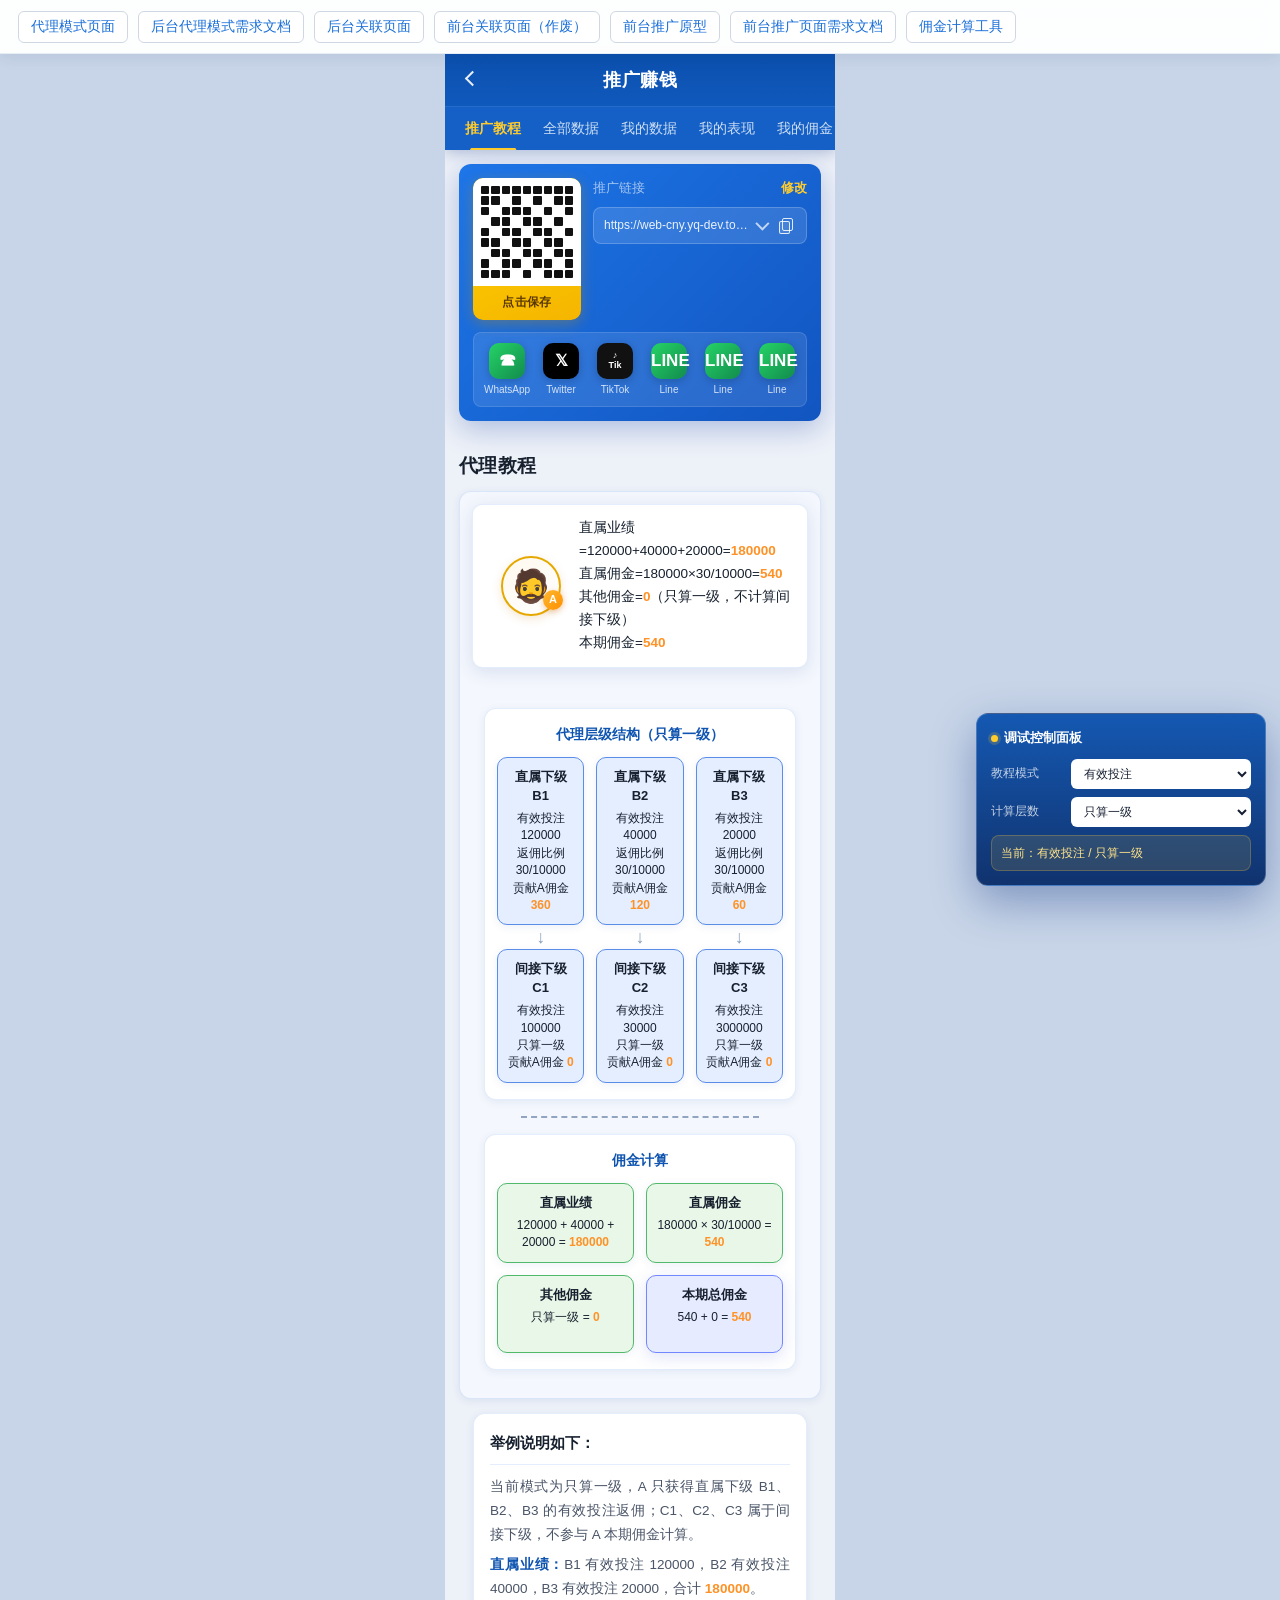
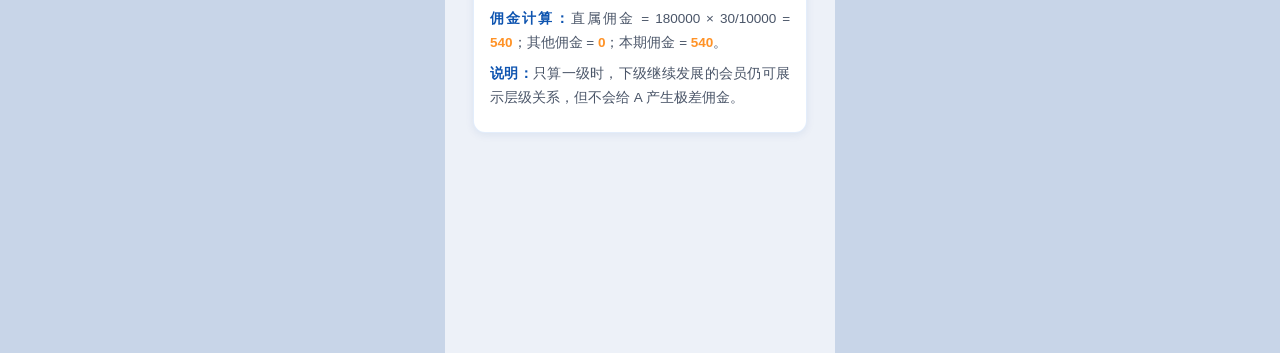
<file: 前台推广原型页面.html>
<!doctype html>
<html lang="zh-CN">
<head>
  <meta charset="UTF-8" />
  <meta name="viewport" content="width=device-width, initial-scale=1" />
  <title>推广赚钱</title>
  <style>
    /* ============ 设计令牌 ============ */
    :root {
      /* 主色系 — 深蓝 */
      --c-primary:       #1a6fd8;
      --c-primary-dark:  #0e54b0;
      --c-primary-light: #3b8ef0;
      --c-header-bg:     linear-gradient(180deg,#0c50ae 0%,#1260c8 100%);
      --c-nav-bg:        #1460c6;

      /* 金色强调 */
      --c-gold:          #ffcc2e;
      --c-gold-dark:     #e6a800;
      --c-orange:        #ff9226;

      /* 节点层级配色 */
      --c-node-a:        #fff4db;   /* A层 — 暖黄 */
      --c-node-a-bd:     #f5c842;
      --c-node-b:        #e4eeff;   /* B层 — 蓝 */
      --c-node-b-bd:     #5b8de8;
      --c-node-c:        #e8f7e8;   /* C层 — 绿 */
      --c-node-c-bd:     #52b96a;
      --c-node-d:        #f3e8ff;   /* D层 — 紫 */
      --c-node-d-bd:     #9b6be0;

      /* 背景 */
      --c-bg:            #edf1f8;
      --c-surface:       #ffffff;
      --c-surface-2:     #f4f7fd;

      /* 文字 */
      --c-text:          #16202e;
      --c-text-2:        #4a5568;
      --c-text-3:        #8898aa;

      /* 边框 & 阴影 */
      --c-border:        rgba(26,111,216,.12);
      --shadow-sm:       0 2px 8px rgba(14,60,140,.08);
      --shadow-md:       0 4px 18px rgba(14,60,140,.12);
      --shadow-lg:       0 8px 28px rgba(14,60,140,.14);

      /* 间距 */
      --pad:             14px;
      --r:               12px;
    }

    /* ============ 基础 ============ */
    *, *::before, *::after { box-sizing: border-box; margin: 0; padding: 0; }
    body {
      background: #c8d5e8;
      color: var(--c-text);
      padding-top: 0;
      font: 15px/1.6 "PingFang SC","Microsoft YaHei",-apple-system,BlinkMacSystemFont,sans-serif;
    }
    .global-links {
      position: relative;
      top: auto;
      left: 0;
      right: 0;
      z-index: 80;
      height: 54px;
      display: flex;
      align-items: center;
      gap: 10px;
      padding: 0 18px;
      overflow-x: auto;
      background: rgba(255, 255, 255, .96);
      border-bottom: 1px solid #e7edf5;
      box-shadow: 0 4px 14px rgba(15, 40, 80, .08);
      backdrop-filter: blur(8px);
    }
    .global-links a {
      display: inline-flex;
      align-items: center;
      height: 32px;
      padding: 0 12px;
      border: 1px solid #cfd7e3;
      border-radius: 6px;
      color: var(--c-primary);
      background: #fff;
      font-size: 14px;
      font-weight: 500;
      text-decoration: none;
      white-space: nowrap;
    }
    .global-links a:hover {
      border-color: var(--c-primary-light);
      background: #f8fbff;
      color: var(--c-primary-light);
    }
    .phone {
      width: min(100vw, 390px);
      min-height: 100vh;
      margin: 0 auto;
      padding-bottom: 180px;
      background: var(--c-bg);
      overflow-x: hidden;
    }
    .phone.ratio-active .share-card { display: none; }
    .phone.hide-promo .share-card { display: none; }

    /* ============ 顶栏 ============ */
    .hero {
      position: sticky;
      top: 0;
      z-index: 20;
      background: var(--c-header-bg);
      box-shadow: 0 2px 14px rgba(8,48,130,.30);
    }
    .titlebar {
      height: 52px;
      display: grid;
      grid-template-columns: 44px 1fr 44px;
      align-items: center;
      padding: 0 12px;
    }
    .back {
      width: 28px; height: 28px; position: relative; cursor: pointer;
    }
    .back::before {
      content: "";
      position: absolute;
      left: 10px; top: 7px;
      width: 11px; height: 11px;
      border-left: 2.5px solid rgba(255,255,255,.9);
      border-bottom: 2.5px solid rgba(255,255,255,.9);
      transform: rotate(45deg);
    }
    .title {
      text-align: center;
      font-size: 18px;
      font-weight: 700;
      color: #fff;
      letter-spacing: .5px;
    }
    .pc { display: none; }

    .nav {
      height: 44px;
      display: flex;
      align-items: center;
      gap: 2px;
      padding: 0 10px;
      overflow-x: auto;
      scrollbar-width: none;
      background: var(--c-nav-bg);
      border-top: 1px solid rgba(255,255,255,.08);
    }
    .nav::-webkit-scrollbar { display: none; }
    .nav button {
      position: relative;
      flex-shrink: 0;
      height: 44px;
      padding: 0 10px;
      border: 0;
      border-radius: 6px;
      background: transparent;
      color: rgba(255,255,255,.80);
      font: inherit;
      font-size: 13.5px;
      font-weight: 500;
      white-space: nowrap;
      cursor: pointer;
      transition: color .15s, background .15s;
    }
    .nav button:hover { background: rgba(255,255,255,.10); color: #fff; }
    .nav button.active {
      color: var(--c-gold);
      font-weight: 700;
    }
    .nav button.active::after {
      content: "";
      position: absolute;
      left: 50%; bottom: 0;
      width: 60%; height: 2.5px;
      border-radius: 99px;
      background: var(--c-gold);
      transform: translateX(-50%);
    }

    /* ============ 推广卡片 ============ */
    .share-card {
      margin: var(--pad);
      padding: 14px;
      border-radius: var(--r);
      background: linear-gradient(135deg, #1e76e8 0%, #1155c0 100%);
      box-shadow: 0 8px 28px rgba(10,56,160,.28);
    }
    .promo-grid {
      display: grid;
      grid-template-columns: 108px 1fr;
      gap: 12px;
      align-items: start;
    }
    .qr-box {
      border-radius: 10px;
      background: linear-gradient(160deg,#ffd600,#f5b500);
      overflow: hidden;
      box-shadow: 0 4px 14px rgba(200,140,0,.35);
    }
    .qr {
      width: 100%; aspect-ratio: 1;
      display: grid;
      grid-template-columns: repeat(9,1fr);
      grid-template-rows: repeat(9,1fr);
      gap: 2px;
      padding: 8px;
      background: #fff;
      border-radius: 10px 10px 0 0;
    }
    .qr i { background: #111; border-radius: 1px; }
    .qr span { background: transparent; }
    .qr-save {
      height: 34px;
      display: grid;
      place-items: center;
      font-size: 12px;
      font-weight: 700;
      color: #5a3800;
      letter-spacing: .3px;
    }
    .promo-main { min-width: 0; }
    .promo-head {
      display: flex;
      align-items: center;
      justify-content: space-between;
      margin-bottom: 8px;
      color: rgba(255,255,255,.60);
      font-size: 13px;
    }
    .edit-link {
      color: var(--c-gold);
      font-size: 13px;
      font-weight: 700;
    }
    .link-row {
      display: grid;
      grid-template-columns: 1fr 14px 18px;
      gap: 8px;
      align-items: center;
      padding: 8px 10px;
      border-radius: 8px;
      border: 1px solid rgba(255,255,255,.20);
      background: rgba(255,255,255,.12);
      font-size: 12px;
      color: rgba(255,255,255,.90);
    }
    .link-text { overflow: hidden; text-overflow: ellipsis; white-space: nowrap; }
    .down {
      width: 10px; height: 10px;
      border-right: 2px solid rgba(255,255,255,.7);
      border-bottom: 2px solid rgba(255,255,255,.7);
      transform: rotate(45deg) translateY(-2px);
    }
    .copy { position: relative; width: 18px; height: 18px; }
    .copy::before, .copy::after {
      content: "";
      position: absolute;
      width: 11px; height: 13px;
      border: 1.8px solid rgba(255,255,255,.85);
      border-radius: 2px;
    }
    .copy::before { left: 4px; top: 2px; }
    .copy::after  { left: 1px; top: 5px; background: rgba(255,255,255,.10); }
    .socials {
      display: flex;
      gap: 8px;
      margin-top: 12px;
      padding: 10px;
      overflow-x: auto;
      scrollbar-width: none;
      border-radius: 8px;
      background: rgba(255,255,255,.10);
      border: 1px solid rgba(255,255,255,.12);
    }
    .socials::-webkit-scrollbar { display: none; }
    .social {
      flex-shrink: 0;
      width: 46px;
      text-align: center;
      font-size: 10px;
      color: rgba(255,255,255,.80);
      line-height: 1.3;
    }
    .icon {
      width: 36px; height: 36px;
      margin: 0 auto 4px;
      display: grid; place-items: center;
      border-radius: 10px;
      font-size: 17px;
      font-weight: 700;
      box-shadow: 0 2px 8px rgba(0,0,0,.20);
    }
    .icon.wa, .icon.line { background: linear-gradient(135deg,#25d366,#128c4e); color: #fff; }
    .icon.tw { background: #000; color: #fff; font-size: 16px; }
    .icon.tk { background: #111; color: #fff; font-size: 9px; line-height: 1.1; }
    .icon.yt { background: #ff0000; color: #fff; font-size: 19px; }

    /* ============ 页面面板 ============ */
    .page-panel { display: none; }
    .page-panel.active { display: block; animation: fadeUp .18s ease-out; }
    @keyframes fadeUp {
      from { opacity: .85; transform: translateY(4px); }
      to   { opacity: 1;   transform: none; }
    }

    /* ============ 通用区块 ============ */
    .section-head {
      display: flex;
      align-items: center;
      padding: 16px var(--pad) 10px;
    }
    .section-head h2 {
      font-size: 19px;
      font-weight: 800;
      color: var(--c-text);
      letter-spacing: .3px;
    }
    .tabs {
      display: flex;
      gap: 0;
      margin: 0 var(--pad) 12px;
      background: rgba(26,111,216,.09);
      border-radius: 10px;
      padding: 3px;
    }
    .tab {
      flex: 1;
      height: 36px;
      border: 0;
      border-radius: 8px;
      background: transparent;
      color: var(--c-text-2);
      font: inherit;
      font-size: 14px;
      font-weight: 500;
      cursor: pointer;
      transition: all .2s;
    }
    .tab.active {
      background: #fff;
      color: var(--c-primary);
      font-weight: 700;
      box-shadow: var(--shadow-sm);
    }

    /* ============ 流程画布（有效投注 & 净盈利） ============ */
    .tutorial-canvas, .profit-canvas {
      margin: 0 var(--pad) 14px;
      border-radius: var(--r);
      background: var(--c-surface-2);
      border: 1px solid var(--c-border);
      box-shadow: var(--shadow-sm);
      overflow: hidden;
    }
    .commission {
      position: relative;
      padding: 12px 12px 16px;
    }

    /* 汇总卡 */
    .summary {
      display: grid;
      grid-template-columns: 96px 1fr;
      align-items: center;
      min-height: 90px;
      margin-bottom: 28px;
      padding: 12px 14px 12px 10px;
      border-radius: 10px;
      background: #fff;
      border: 1px solid var(--c-border);
      box-shadow: var(--shadow-md);
    }
    .summary-lines {
      font-size: 13.5px;
      line-height: 1.7;
      color: var(--c-text);
    }

    /* 人物头像 */
    .person {
      position: relative;
      width: 60px; height: 60px;
      margin: 0 auto;
      display: grid; place-items: center;
      border: 2.5px solid var(--c-gold-dark);
      border-radius: 50%;
      background: linear-gradient(145deg,#fff9ee,#fff);
      font-size: 32px;
      box-shadow: 0 3px 10px rgba(200,120,0,.18);
    }
    .person.female { border-color: #8b6cf5; box-shadow: 0 3px 10px rgba(130,80,240,.18); }
    .person.n      { border-color: #3bb55a; box-shadow: 0 3px 10px rgba(50,160,80,.18); }
    .badge {
      position: absolute;
      right: -4px; bottom: 4px;
      min-width: 20px; height: 20px;
      padding: 0 3px;
      display: grid; place-items: center;
      border-radius: 50%;
      background: linear-gradient(135deg,#ffb830,#ff8f00);
      color: #fff;
      font-size: 11px; font-weight: 800;
      box-shadow: 0 2px 6px rgba(200,100,0,.35);
    }
    .orange { color: var(--c-orange); font-weight: 700; }

    /* ============ 流程树（重做） ============ */
    .tree {
      position: relative;
      width: 100%;
    }
    /* 让 SVG 绝对叠在节点下方 */
    .tree-wrap {
      position: relative;
    }
    .tree-svg {
      position: absolute;
      inset: 0; width: 100%; height: 100%;
      overflow: visible;
      pointer-events: none;
      z-index: 0;
    }
    .tree-svg path, .tree-svg line {
      fill: none;
      stroke: #b8c8e0;
      stroke-width: 2;
      stroke-linecap: round;
      stroke-linejoin: round;
      vector-effect: non-scaling-stroke;
    }
    .tree-svg .arrow-blue   { stroke: #5a52e8; stroke-width: 3; }
    .tree-svg .arrow-yellow { stroke: #f0a800; stroke-width: 3; }

    /* 节点卡片 */
    .node-card {
      position: absolute;
      width: 148px;
      padding: 36px 8px 10px;
      border-radius: 10px;
      text-align: center;
      font-size: 13px;
      z-index: 2;
      border: 1.5px solid var(--c-node-a-bd);
      background: var(--c-node-a);
      box-shadow: var(--shadow-sm);
    }
    .node-card.purple {
      background: var(--c-node-b);
      border-color: var(--c-node-b-bd);
    }
    .node-card .person {
      position: absolute;
      left: 50%; top: -28px;
      width: 54px; height: 54px;
      font-size: 28px;
      transform: translateX(-50%);
    }
    .node-title { font-weight: 700; color: var(--c-text); margin-bottom: 2px; }
    .node-sub   { color: var(--c-text-2); font-size: 12px; }

    /* 无限级绿色底注 */
    .green-note {
      position: relative;
      margin: 24px 0 0;
      padding: 44px 12px 14px;
      border-radius: 10px;
      background: var(--c-node-c);
      border: 1.5px solid var(--c-node-c-bd);
      text-align: center;
      color: #2d6640;
      font-size: 13px;
      box-shadow: var(--shadow-sm);
    }
    .green-note .person {
      position: absolute;
      left: 50%; top: -32px;
      width: 62px; height: 62px;
      font-size: 34px;
      transform: translateX(-50%);
    }
    /* 位置 */
    .tree-a .b1 { left: 48px; top: 82px; }
    .tree-a .b2 { right: 24px; top: 82px; }
    .tree-a .c1 { left: 6px;  top: 232px; }
    .tree-a .c2 { left: 146px; top: 232px; }
    .tree-a .c3 { right: 6px; top: 232px; }
    .tree-b1 .c1 { left: 36px;  top: 90px; }
    .tree-b1 .c2 { right: 36px; top: 90px; }
    .tree-b2 .c3 { left: 50%; top: 84px; transform: translateX(-50%); }

    .bet-flowchart {
      display: grid;
      gap: 14px;
      padding: 12px;
    }
    .bet-flow-section {
      position: relative;
      padding: 14px 12px 16px;
      border: 1px solid var(--c-border);
      border-radius: var(--r);
      background: #fff;
      box-shadow: var(--shadow-sm);
    }
    .bet-flow-section-title {
      margin-bottom: 12px;
      font-size: 14px;
      font-weight: 800;
      color: var(--c-primary-dark);
      text-align: center;
    }
    .bet-flow-grid {
      display: grid;
      grid-template-columns: repeat(6, minmax(0, 1fr));
      gap: 12px;
      align-items: start;
    }
    .flow-node {
      min-height: 92px;
      padding: 10px 8px;
      border-radius: 10px;
      border: 1.5px solid var(--c-node-b-bd);
      background: var(--c-node-b);
      color: var(--c-text);
      text-align: center;
      font-size: 12px;
      line-height: 1.45;
      box-shadow: var(--shadow-sm);
    }
    .flow-node b {
      display: block;
      margin-bottom: 4px;
      font-size: 13px;
      color: var(--c-text);
    }
    .flow-node.a {
      grid-column: 2 / 6;
      border-color: #cc6bdc;
      background: #fde8ff;
      box-shadow: 0 4px 16px rgba(175, 75, 190, .16);
    }
    .flow-node.b1 { grid-column: 1 / 4; }
    .flow-node.b2 { grid-column: 4 / 7; }
    .flow-node.c1 { grid-column: 1 / 3; }
    .flow-node.c2 { grid-column: 3 / 5; }
    .flow-node.c3 { grid-column: 5 / 7; }
    .flow-node.b3 { grid-column: 5 / 7; }
    .triple-grid .flow-node.b1 { grid-column: 1 / 3; }
    .triple-grid .flow-node.b2 { grid-column: 3 / 5; }
    .triple-grid .flow-node.b3 { grid-column: 5 / 7; }
    .flow-node.d1 { grid-column: 1 / 3; }
    .flow-node.d2 { grid-column: 3 / 5; }
    .flow-node.d3 { grid-column: 5 / 7; }
    .flow-node.n {
      grid-column: 1 / -1;
      min-height: 86px;
      border-color: var(--c-node-c-bd);
      background: var(--c-node-c);
    }
    .flow-node.calc {
      min-height: 78px;
      border-color: var(--c-node-c-bd);
      background: var(--c-node-c);
    }
    .flow-node.total {
      border-color: #7286ff;
      background: #e7ebff;
      box-shadow: 0 4px 16px rgba(82, 102, 210, .18);
    }
    .flow-arrow-row {
      display: grid;
      place-items: center;
      min-height: 24px;
      color: #8aa0bb;
      font-size: 18px;
      line-height: 1;
    }
    .flow-arrow-row.double {
      grid-template-columns: 1fr 1fr;
      gap: 12px;
    }
    .flow-arrow-row.triple {
      grid-template-columns: repeat(3, 1fr);
      gap: 12px;
    }
    .flow-calc-grid {
      display: grid;
      grid-template-columns: repeat(2, minmax(0, 1fr));
      gap: 12px;
    }
    .flow-calc-grid .wide {
      grid-column: 1 / -1;
    }
    .flow-dashed {
      margin: 2px auto;
      width: 76%;
      border-top: 2px dashed #91a5c1;
    }
    @media (max-width: 420px) {
      .bet-flow-grid,
      .flow-calc-grid {
        gap: 8px;
      }
      .flow-node {
        min-height: 86px;
        padding: 8px 5px;
        font-size: 10.5px;
      }
      .flow-node b { font-size: 11.5px; }
    }
    /* canvas 高度控制 */
    .tutorial-canvas { min-height: 680px; }
    #page-tutorial.bet-one .tutorial-canvas { min-height: 400px; }
    #page-tutorial.bet-two .tutorial-canvas { min-height: 560px; }
    #page-tutorial.bet-one .tree-a,
    #page-tutorial.bet-one .tree-b1,
    #page-tutorial.bet-one .tree-b2 { min-height: 220px; }
    #page-tutorial.bet-two .tree-a  { min-height: 400px; }
    #page-tutorial.bet-two .tree-b1,
    #page-tutorial.bet-two .tree-b2 { min-height: 260px; }
    /* 隐藏逻辑 */
    #page-tutorial.bet-one #pane-a .tree-a .node-card.purple,
    #page-tutorial.bet-one #pane-a .tree-a .green-note,
    #page-tutorial.bet-one #pane-a .tree-a svg path:nth-of-type(n+2),
    #page-tutorial.bet-one #pane-a .tree-a svg line,
    #page-tutorial.bet-one #pane-b1 .green-note,
    #page-tutorial.bet-one #pane-b1 svg path:nth-of-type(2),
    #page-tutorial.bet-one #pane-b2 .green-note,
    #page-tutorial.bet-one #pane-b2 svg path:nth-of-type(2),
    #page-tutorial.bet-two #pane-a .tree-a .green-note,
    #page-tutorial.bet-two #pane-a .tree-a svg path:nth-of-type(4),
    #page-tutorial.bet-two #pane-b1 .green-note,
    #page-tutorial.bet-two #pane-b1 svg path:nth-of-type(2),
    #page-tutorial.bet-two #pane-b2 .green-note,
    #page-tutorial.bet-two #pane-b2 svg path:nth-of-type(2) { display: none !important; }

    /* 树 SVG 不绝对定位了 — 保持 inline 高度撑开 */
    .tree { min-height: 540px; }
    .tree-b1, .tree-b2 { min-height: 400px; }

    /* ============ 说明文字卡 ============ */
    .guide {
      margin: 0 var(--pad) 20px;
      padding: 16px;
      border-radius: var(--r);
      background: #fff;
      border: 1px solid var(--c-border);
      box-shadow: var(--shadow-sm);
      font-size: 13.5px;
      line-height: 1.78;
      color: var(--c-text-2);
    }
    .guide h3 {
      font-size: 15px;
      font-weight: 800;
      color: var(--c-text);
      margin-bottom: 10px;
      padding-bottom: 8px;
      border-bottom: 1px solid var(--c-border);
    }
    .guide p { margin-bottom: 6px; text-align: justify; }
    .guide strong { font-weight: 700; color: var(--c-primary-dark); }

    /* ============ 净盈利面板 ============ */
    .profit-panel { padding-bottom: 24px; }
    .profit-canvas { min-height: 640px; }
    .profit-panel.one-level .profit-canvas { min-height: 420px; }
    .profit-panel.two-level .profit-canvas { min-height: 560px; }
    .profit-panel.one-level .profit-level-3,
    .profit-panel.one-level .profit-depth-2,
    .profit-panel.one-level .profit-depth-3,
    .profit-panel.two-level .profit-level-3,
    .profit-panel.two-level .profit-depth-3 { display: none !important; }

    .profit-card {
      margin: 0 0 20px;
      padding: 14px;
      border-radius: 10px;
      background: #fff;
      border: 1px solid var(--c-border);
      box-shadow: var(--shadow-md);
    }
    .profit-summary {
      display: grid;
      grid-template-columns: 86px 1fr;
      align-items: center;
      min-height: 100px;
    }
    .profit-lines {
      font-size: 13.5px;
      line-height: 1.7;
      color: var(--c-text);
    }
    .profit-tree {
      position: relative;
      min-height: 460px;
    }
    .profit-tree svg {
      position: absolute;
      inset: 0; width: 100%; height: 100%;
      overflow: visible;
      pointer-events: none;
      z-index: 0;
    }
    .profit-tree path, .profit-tree line {
      fill: none;
      stroke: #b8c8e0;
      stroke-width: 2;
      stroke-linecap: round;
      stroke-linejoin: round;
      vector-effect: non-scaling-stroke;
    }
    .profit-node {
      position: absolute;
      width: 148px;
      padding: 36px 8px 10px;
      border-radius: 10px;
      text-align: center;
      font-size: 13px;
      z-index: 2;
      border: 1.5px solid var(--c-node-b-bd);
      background: var(--c-node-b);
      box-shadow: var(--shadow-sm);
    }
    .profit-node.loss  { background: #ffeeee; border-color: #e05555; }
    .profit-node.deep  { background: var(--c-node-c); border-color: var(--c-node-c-bd); }
    .profit-node .person {
      position: absolute;
      left: 50%; top: -28px;
      width: 54px; height: 54px;
      font-size: 28px;
      transform: translateX(-50%);
    }
    .profit-node b   { display: block; font-weight: 700; color: var(--c-text); margin-bottom: 2px; }
    .profit-node div { font-size: 12px; color: var(--c-text-2); }
    .profit-b1 { left: 24px;  top: 84px; }
    .profit-b2 { right: 24px; top: 84px; }
    .profit-c1 { left: 24px;  top: 234px; }
    .profit-c2 { right: 24px; top: 234px; }
    .profit-extra {
      position: absolute;
      left: 10px; right: 10px; bottom: 16px;
      min-height: 96px;
      padding: 42px 12px 14px;
      border-radius: 10px;
      background: var(--c-node-a);
      border: 1.5px solid var(--c-node-a-bd);
      text-align: center;
      color: #6a4800;
      font-size: 13px;
      z-index: 2;
      box-shadow: var(--shadow-sm);
    }
    .profit-extra .person {
      position: absolute;
      left: 50%; top: -32px;
      width: 60px; height: 60px;
      font-size: 32px;
      transform: translateX(-50%);
    }

    /* ============ 多奖励面板（浅色，与有效投注一致） ============ */
    .multi-panel {
      padding: 0 0 24px;
      background: var(--c-bg);
      color: var(--c-text);
    }
    .multi-screen {
      padding: 0 var(--pad) 0;
    }
    /* 佣金汇总卡 */
    .multi-summary {
      margin: 0 0 14px;
      border-radius: var(--r);
      background: var(--c-surface);
      border: 1px solid var(--c-border);
      box-shadow: var(--shadow-sm);
      font-size: 13px;
      color: var(--c-text);
      overflow: hidden;
    }
    .multi-settle {
      padding: 10px 14px;
      border-bottom: 1px solid var(--c-border);
      text-align: center;
      font-size: 12px;
      color: var(--c-text-3);
      background: var(--c-surface-2);
    }
    /* 每个奖励块：标题 + 数据行 */
    .multi-reward-row {
      padding: 10px 14px;
      border-bottom: 1px solid var(--c-border);
    }
    .multi-reward-row:last-child { border-bottom: 0; }
    .multi-reward-title {
      text-align: center;
      color: var(--c-primary-dark);
      font-size: 13.5px;
      font-weight: 700;
      margin-bottom: 8px;
      padding-bottom: 6px;
      border-bottom: 1px dashed var(--c-border);
    }
    /* 数据项：flex两列 */
    .multi-reward-items {
      display: grid;
      grid-template-columns: 1fr 1fr;
      gap: 5px 8px;
    }
    .multi-reward-item {
      font-size: 12.5px;
      color: var(--c-text-2);
    }
    /* 单项时占满宽度 */
    .multi-reward-item.full { grid-column: 1 / -1; }
    .multi-money { color: var(--c-orange); font-weight: 700; }

    .multi-title {
      margin: 16px 0 10px;
      font-size: 18px;
      font-weight: 800;
      color: var(--c-text);
      padding-left: 2px;
    }
    /* 代理 A 总佣金卡 */
    .multi-top-card {
      display: grid;
      grid-template-columns: 66px 1fr;
      align-items: center;
      min-height: 88px;
      margin-bottom: 14px;
      padding: 14px;
      border-radius: var(--r);
      background: var(--c-surface);
      border: 1px solid var(--c-border);
      box-shadow: var(--shadow-md);
    }
    .multi-avatar {
      position: relative;
      width: 52px; height: 52px;
      display: grid; place-items: center;
      border: 2px solid var(--c-gold-dark);
      border-radius: 50%;
      background: linear-gradient(145deg,#fff9ee,#fff);
      color: #1d2838;
      font-size: 28px;
      box-shadow: 0 2px 10px rgba(200,100,0,.18);
    }
    .multi-avatar::after {
      content: attr(data-name);
      position: absolute;
      right: -6px; bottom: -3px;
      min-width: 20px; height: 20px;
      display: grid; place-items: center;
      border-radius: 50%;
      background: linear-gradient(135deg,#ffb830,#ff8f00);
      color: #fff;
      font-size: 10px; font-weight: 800;
      box-shadow: 0 2px 5px rgba(200,100,0,.3);
    }
    .multi-top-lines {
      font-size: 13px;
      line-height: 1.65;
      color: var(--c-text);
    }

    /* ── 多奖励树：三列 flex，每列独立 ── */
    /* ── 多奖励树：三列 flex，每列独立 ── */
    .multi-tree {
      display: grid;
      gap: 14px;
      margin-bottom: 14px;
      padding: 12px;
      border: 1px solid var(--c-border);
      border-radius: var(--r);
      background: var(--c-surface-2);
      box-shadow: var(--shadow-sm);
    }
    .multi-tree.bet-flowchart {
      display: grid;
      padding: 12px;
    }
    .multi-tree.bet-flowchart .flow-node {
      font-size: 11.5px;
    }
    .mt-col {
      flex: 1;
      min-width: 0;
      display: flex;
      flex-direction: column;
      align-items: center;
    }
    .mt-dot {
      width: 10px; height: 10px;
      border-radius: 50%;
      flex-shrink: 0;
    }
    .mt-dot.green  { background: var(--c-node-c-bd); }
    .mt-dot.yellow { background: var(--c-node-a-bd); }
    .mt-dot.blue   { background: var(--c-node-b-bd); }
    .mt-line {
      width: 2px;
      flex-shrink: 0;
      align-self: center;
    }
    .mt-line.green  { background: var(--c-node-c-bd); }
    .mt-line.yellow { background: var(--c-node-a-bd); }
    .mt-line.blue   { background: var(--c-node-b-bd); }
    .mt-node {
      width: 100%;
      min-height: 98px;
      padding: 6px 6px 8px;
      border-radius: 8px;
      text-align: center;
      font-size: 10.5px;
      line-height: 1.3;
      box-shadow: var(--shadow-sm);
    }
    .mt-node.gold  { background: var(--c-node-a); border: 1.5px solid var(--c-node-a-bd); }
    .mt-node.blue  { background: var(--c-node-b); border: 1.5px solid var(--c-node-b-bd); }
    .mt-node.green { background: var(--c-node-c); border: 1.5px solid var(--c-node-c-bd); }
    .mt-node b { display: block; font-size: 10.5px; font-weight: 700; color: var(--c-text); margin-bottom: 2px; }
    .mt-node .multi-money { color: var(--c-orange); }
    .mt-person-wrap { display: flex; justify-content: center; margin-bottom: 5px; }
    .mt-person {
      position: relative;
      width: 36px; height: 36px;
      display: grid; place-items: center;
      border: 2px solid var(--c-gold-dark);
      border-radius: 50%;
      background: linear-gradient(145deg,#fff9ee,#fff);
      font-size: 18px;
      flex-shrink: 0;
      box-shadow: 0 1px 5px rgba(200,100,0,.15);
    }
    .mt-person.green-border { border-color: var(--c-node-c-bd); }
    .mt-person.blue-border  { border-color: var(--c-node-b-bd); }
    .mt-person::after {
      content: attr(data-badge);
      position: absolute;
      right: -4px; bottom: -1px;
      min-width: 14px; height: 14px;
      display: grid; place-items: center;
      border-radius: 50%;
      background: linear-gradient(135deg,#ffb830,#ff8f00);
      color: #fff;
      font-size: 7.5px; font-weight: 800;
    }
    .multi-panel.two-level .mt-level-3 { display: none !important; }
    .multi-node, .multi-person { display: none !important; }
    .multi-tree > svg { display: none !important; }
    /* 全局字体缩小 */
    .multi-panel { font-size: 12px; }
    .multi-title { font-size: 16px; }
    .multi-top-lines { font-size: 12px; }
    .multi-summary { font-size: 11.5px; }
    .multi-reward-title { font-size: 12.5px; }
    .multi-reward-item { font-size: 11.5px; }
    .multi-copy { font-size: 12px; }
    .multi-copy table { font-size: 11px; }


    .multi-copy {
      margin-top: 14px;
      padding: 16px;
      border-radius: var(--r);
      background: var(--c-surface);
      border: 1px solid var(--c-border);
      box-shadow: var(--shadow-sm);
      font-size: 13px;
      line-height: 1.75;
      color: var(--c-text-2);
    }
    .multi-copy p { margin-bottom: 7px; }
    .multi-copy b { color: var(--c-text); font-weight: 700; }
    .multi-copy table {
      width: 100%;
      margin: 12px 0;
      border-collapse: collapse;
      table-layout: fixed;
      background: #fff;
      color: var(--c-text);
      font-size: 12px;
      text-align: center;
      border-radius: 8px;
      overflow: hidden;
    }
    .multi-copy th, .multi-copy td {
      border: 1px solid #dde6f0;
      padding: 7px 5px;
      font-weight: 400;
      word-break: break-word;
    }
    .multi-copy th {
      background: var(--c-surface-2);
      font-weight: 700;
      color: var(--c-primary-dark);
    }
    .multi-copy .orange { color: var(--c-orange); font-weight: 700; }
    .multi-copy tr.hidden, .multi-copy p.hidden, .multi-node .hidden { display: none !important; }

    /* ============ 占位面板 ============ */
    .nav-placeholder {
      margin: var(--pad);
      padding: 36px 20px;
      border-radius: var(--r);
      background: #fff;
      text-align: center;
      border: 1px solid var(--c-border);
      box-shadow: var(--shadow-md);
    }
    .placeholder-icon {
      width: 72px; height: 72px;
      margin: 0 auto 14px;
      display: grid; place-items: center;
      border-radius: 18px;
      background: linear-gradient(135deg,#e4effe,#d0e4ff);
      font-size: 34px;
      box-shadow: 0 4px 14px rgba(26,111,216,.14);
    }
    .nav-placeholder h2 {
      font-size: 19px;
      font-weight: 800;
      color: var(--c-text);
      margin-bottom: 8px;
    }
    .nav-placeholder p {
      font-size: 13.5px;
      color: var(--c-text-3);
      line-height: 1.6;
    }

    /* ============ 返佣比例页面 ============ */
    .ratio-page {
      min-height: calc(100vh - 150px);
      padding: var(--pad);
      background: var(--c-bg);
      color: var(--c-text);
    }
    .ratio-page.dark {
      background: var(--c-bg);
      color: var(--c-text);
    }
    .ratio-layout {
      display: grid;
      grid-template-columns: 118px 1fr;
      gap: 14px;
      align-items: start;
    }
    .ratio-venues {
      display: grid;
      gap: 10px;
    }
    .ratio-venue {
      min-height: 54px;
      display: grid;
      grid-template-columns: 32px 1fr;
      align-items: center;
      gap: 8px;
      padding: 0 10px;
      border: 1px solid var(--c-border);
      border-radius: 10px;
      background: #fff;
      color: var(--c-text-2);
      font-size: 14px;
      font-weight: 700;
      box-shadow: var(--shadow-sm);
    }
    .ratio-venue.active {
      border-color: rgba(26,111,216,.30);
      background: linear-gradient(135deg,#e8f1ff,#fff);
      color: var(--c-primary-dark);
      box-shadow: var(--shadow-md);
    }
    .ratio-venue-icon {
      font-size: 22px;
      line-height: 1;
    }
    .ratio-card,
    .ratio-dark-card,
    .ratio-reward-card {
      overflow: hidden;
      border: 1px solid var(--c-border);
      border-radius: var(--r);
      background: #fff;
      box-shadow: var(--shadow-md);
    }
    .ratio-card { min-width: 0; }
    .ratio-table,
    .ratio-reward-table {
      width: 100%;
      border-collapse: collapse;
      table-layout: fixed;
      text-align: center;
      font-size: 14px;
      font-weight: 700;
    }
    .ratio-table th,
    .ratio-reward-table th {
      height: 52px;
      color: var(--c-primary-dark);
      border-bottom: 1px solid var(--c-border);
      background: var(--c-surface-2);
      font-weight: 800;
    }
    .ratio-table td,
    .ratio-reward-table td {
      height: 54px;
      color: var(--c-text-2);
      border-bottom: 1px solid rgba(26,111,216,.08);
    }
    .ratio-table tbody tr:nth-child(even),
    .ratio-reward-table tbody tr:nth-child(even) {
      background: #f7faff;
    }
    .ratio-commission,
    .ratio-reward-table .yellow {
      color: var(--c-orange);
      font-weight: 800;
    }
    .ratio-dark-card {
      margin-bottom: 14px;
      padding: 16px;
    }
    .ratio-dark-card h3 {
      margin-bottom: 10px;
      text-align: center;
      font-size: 16px;
      font-weight: 800;
      color: var(--c-primary-dark);
    }
    .ratio-dark-card p {
      margin-bottom: 6px;
      color: var(--c-text-2);
      font-size: 13px;
      line-height: 1.65;
      font-weight: 600;
    }
    .ratio-reward-tabs {
      display: flex;
      gap: 0;
      margin-bottom: 14px;
      padding: 3px;
      overflow-x: auto;
      border-radius: 10px;
      background: rgba(26,111,216,.09);
      scrollbar-width: none;
    }
    .ratio-reward-tabs::-webkit-scrollbar { display: none; }
    .ratio-reward-tab {
      flex: 0 0 auto;
      min-width: 116px;
      height: 36px;
      padding: 0 14px;
      border: 0;
      border-radius: 8px;
      background: transparent;
      color: var(--c-text-2);
      font: inherit;
      font-size: 13px;
      font-weight: 800;
      cursor: pointer;
    }
    .ratio-reward-tab.active {
      background: #fff;
      color: var(--c-primary);
      box-shadow: var(--shadow-sm);
    }
    .ratio-reward-card {
      margin: 0;
      padding: 12px 10px 14px;
    }
    .ratio-reward-title {
      margin-bottom: 12px;
      text-align: center;
      font-size: 17px;
      font-weight: 900;
      color: var(--c-text);
    }
    .ratio-empty {
      padding: 24px 10px;
      color: var(--c-text-3);
      text-align: center;
      font-weight: 700;
    }
    @media (max-width: 420px) {
      .ratio-layout { grid-template-columns: 94px 1fr; gap: 10px; }
      .ratio-venue { grid-template-columns: 26px 1fr; padding: 0 8px; font-size: 13px; }
      .ratio-venue-icon { font-size: 19px; }
      .ratio-table,
      .ratio-reward-table { font-size: 12px; }
      .ratio-table th,
      .ratio-table td,
      .ratio-reward-table th,
      .ratio-reward-table td { height: 48px; }
    }

    /* ============ 调试面板 ============ */
    .front-debug {
      position: fixed;
      right: 14px; bottom: 14px;
      z-index: 40;
      width: min(290px, calc(100vw - 28px));
      padding: 14px;
      border: 1px solid rgba(255,255,255,.22);
      border-radius: var(--r);
      background: linear-gradient(180deg, rgba(14,84,176,.97), rgba(10,45,105,.97));
      color: #fff;
      box-shadow: 0 16px 44px rgba(8,48,130,.38);
      backdrop-filter: blur(18px);
      font-size: 12px;
      max-height: min(480px, calc(100vh - 28px));
      overflow: auto;
    }
    .front-debug h3 {
      display: flex;
      align-items: center;
      gap: 6px;
      font-size: 13px;
      font-weight: 700;
      margin-bottom: 10px;
    }
    .front-debug h3::before {
      content: "";
      width: 7px;
      height: 7px;
      border-radius: 50%;
      background: var(--c-gold);
      box-shadow: 0 0 0 3px rgba(255,204,46,.18);
    }
    .debug-row {
      display: grid;
      grid-template-columns: 72px 1fr;
      align-items: center;
      gap: 8px;
      margin-bottom: 8px;
    }
    .front-debug label { color: rgba(255,255,255,.75); white-space: nowrap; }
    .front-debug select, .debug-input {
      width: 100%; height: 30px;
      border: 1px solid rgba(255,255,255,.28);
      border-radius: 6px;
      background: #fff;
      color: #172033;
      padding: 0 8px;
      font: inherit;
      outline: none;
    }
    .debug-checks {
      display: flex;
      flex-wrap: wrap;
      gap: 6px 10px;
      margin-bottom: 6px;
    }
    .debug-checks label {
      display: inline-flex;
      align-items: center;
      gap: 4px;
      min-height: 26px;
      padding: 0 7px;
      border: 1px solid rgba(255,255,255,.14);
      border-radius: 6px;
      background: rgba(255,255,255,.08);
      color: #fff;
    }
    .debug-field { margin-bottom: 8px; }
    .debug-field.hidden { display: none; }
    .debug-field-title { display: block; margin-bottom: 6px; color: rgba(255,255,255,.75); }
    .debug-warning { display: none; margin-top: 5px; color: #ffd06f; line-height: 1.45; }
    .debug-warning.show { display: block; }
    .debug-summary {
      margin-top: 8px;
      padding: 8px 9px;
      border: 1px solid rgba(255,204,46,.24);
      border-radius: 8px;
      background: rgba(255,204,46,.12);
      color: #ffe38a;
      line-height: 1.5;
    }
    /* ============ 只算一级专属视图样式 ============ */
    .ol-a-card {
      text-align: center;
      padding: 14px 12px 12px;
      margin-bottom: 10px;
      background: var(--c-surface);
      border-radius: var(--r);
      border: 1px solid var(--c-border);
      box-shadow: var(--shadow-sm);
    }
    .ol-a-name {
      font-size: 13.5px; font-weight: 700;
      color: var(--c-text); margin: 7px 0 3px;
    }
    .ol-a-stats {
      font-size: 11.5px; color: var(--c-text-2); line-height: 1.7;
    }
    /* 一级流程树容器，与 .tutorial-canvas 同风格 */
    .ol-tree-canvas {
      position: relative;
      margin: 0 0 14px;
      border-radius: var(--r);
      background: var(--c-surface-2);
      border: 1px solid var(--c-border);
      box-shadow: var(--shadow-sm);
      overflow: hidden;
      padding: 12px 0 0;
    }
    /* 树区 */
    .ol-tree {
      position: relative;
      width: 100%;
      min-height: 560px;
    }
    /* SVG 覆盖层 */
    .ol-tree-svg {
      position: absolute;
      inset: 0; width: 100%; height: 100%;
      overflow: visible;
      pointer-events: none;
      z-index: 0;
    }
    .ol-tree-svg path, .ol-tree-svg line {
      fill: none;
      stroke-linecap: round;
      stroke-linejoin: round;
      vector-effect: non-scaling-stroke;
    }
    /* 节点位置（三列，B层+C层） */
    /* B层：左/中/右 */
    .ol-b1 { left: 6px;  top: 50px; }
    .ol-b2 { left: 50%; top: 50px; transform: translateX(-50%); }
    .ol-b3 { right: 6px; top: 50px; }
    /* C层：左/中/右 */
    .ol-c1 { left: 6px;  top: 240px; }
    .ol-c2 { left: 50%; top: 240px; transform: translateX(-50%); }
    .ol-c3 { right: 6px; top: 240px; }

    .hidden { display: none; }

    /* ============ 响应式 ============ */
    @media (max-width: 370px) {
      .nav button { font-size: 12.5px; padding: 0 8px; }
      .share-card { margin: 10px; padding: 12px; }
      .node-card { width: 135px; }
      .tutorial-canvas, .profit-canvas { margin-left: 10px; margin-right: 10px; }
      .front-debug { right: 10px; bottom: 10px; width: calc(100vw - 20px); }
      .phone { padding-bottom: 220px; }
    }
  </style>
</head>
<body>
  <nav class="global-links" aria-label="页面关联入口">
    <a href="代理模式页面.html" target="_blank">代理模式页面</a>
    <a href="后台代理模式需求文档.html" target="_blank">后台代理模式需求文档</a>
    <a href="后台其他页面.html" target="_blank">后台关联页面</a>
    <a href="前台关联页面.html" target="_blank">前台关联页面（作废）</a>
    <a href="前台推广原型页面.html" target="_blank">前台推广原型</a>
    <a href="前台推广页面需求文档.html" target="_blank">前台推广页面需求文档</a>
    <a href="佣金计算工具.html" target="_blank">佣金计算工具</a>
  </nav>
  <main class="phone">
    <!-- ===== 顶栏 ===== -->
    <header class="hero">
      <div class="titlebar">
        <div class="back" aria-label="返回"></div>
        <div class="title">推广赚钱</div>
        <div class="pc">切换PC端</div>
      </div>
      <nav class="nav" aria-label="前台导航">
        <button class="active" data-page="tutorial">推广教程</button>
        <button data-page="all-data">全部数据</button>
        <button data-page="my-data">我的数据</button>
        <button data-page="performance">我的表现</button>
        <button data-page="my-commission">我的佣金</button>
        <button data-page="direct-data">直属数据</button>
        <button data-page="bets">下级的赌注</button>
        <button data-page="finance">直属财务</button>
        <button data-page="receive">直属领取</button>
        <button data-page="overview">下级总览</button>
        <button data-page="ratio">返佣比例</button>
        <button data-page="open">直属开户</button>
      </nav>
    </header>

    <!-- ===== 推广卡片（全局显示） ===== -->
    <section class="share-card" id="promo-card">
      <div class="promo-grid">
        <div class="qr-box">
          <div class="qr" aria-label="二维码">
            <i></i><i></i><i></i><i></i><i></i><i></i><i></i><i></i><i></i>
            <i></i><i></i><span></span><i></i><span></span><i></i><span></span><i></i><i></i>
            <i></i><span></span><i></i><i></i><i></i><span></span><i></i><span></span><i></i>
            <span></span><i></i><i></i><span></span><i></i><i></i><span></span><i></i><span></span>
            <i></i><span></span><i></i><i></i><span></span><i></i><i></i><span></span><i></i>
            <i></i><i></i><span></span><i></i><i></i><span></span><i></i><i></i><span></span>
            <span></span><i></i><i></i><span></span><i></i><i></i><span></span><i></i><i></i>
            <i></i><span></span><i></i><i></i><span></span><i></i><i></i><span></span><i></i>
            <i></i><i></i><i></i><span></span><i></i><span></span><i></i><i></i><i></i>
          </div>
          <div class="qr-save">点击保存</div>
        </div>
        <div class="promo-main">
          <div class="promo-head">
            <span>推广链接</span>
            <span class="edit-link">修改</span>
          </div>
          <div class="link-row">
            <span class="link-text">https://web-cny.yq-dev.top/?id=838578786&amp;currency=CNY&amp;type=2</span>
            <span class="down"></span>
            <span class="copy"></span>
          </div>
        </div>
      </div>
      <div class="socials">
        <div class="social"><div class="icon wa">☎</div><div>WhatsApp</div></div>
        <div class="social"><div class="icon tw">𝕏</div><div>Twitter</div></div>
        <div class="social"><div class="icon tk">♪<br>Tik</div><div>TikTok</div></div>
        <div class="social"><div class="icon line">LINE</div><div>Line</div></div>
        <div class="social"><div class="icon line">LINE</div><div>Line</div></div>
        <div class="social"><div class="icon line">LINE</div><div>Line</div></div>
        <div class="social"><div class="icon yt">▶</div><div>YouTube</div></div>
      </div>
    </section>

    <!-- ===== 多奖励模式面板 ===== -->
    <section class="page-panel multi-panel" id="page-multi">
      <div class="multi-screen">
        <section class="multi-summary">
          <div class="multi-settle">结算时间后可领取你的佣金：2026-04-25 00:30:00</div>
          <div class="multi-reward-row" data-reward-block="首充佣金">
            <div class="multi-reward-title">首次充值佣金</div>
            <div class="multi-reward-items">
              <div class="multi-reward-item">首次充值：<span class="multi-money">0.00</span></div>
              <div class="multi-reward-item">首次充值佣金：<span class="multi-money">0.00</span></div>
            </div>
          </div>
          <div class="multi-reward-row" data-reward-block="充值佣金">
            <div class="multi-reward-title">充值佣金</div>
            <div class="multi-reward-items">
              <div class="multi-reward-item full">总充值佣金：<span class="multi-money">0.00</span></div>
              <div class="multi-reward-item">一级充值佣金：<span class="multi-money">0.00</span></div>
              <div class="multi-reward-item" data-level="2">二级充值佣金：<span class="multi-money" id="summaryRechargeLevel2">0.00</span></div>
              <div class="multi-reward-item" data-level="3">三级充值佣金：<span class="multi-money" id="summaryRechargeLevel3">0.00</span></div>
            </div>
          </div>
          <div class="multi-reward-row" data-reward-block="投注佣金">
            <div class="multi-reward-title">投注佣金</div>
            <div class="multi-reward-items">
              <div class="multi-reward-item full">总投注佣金：<span class="multi-money">0.00</span></div>
              <div class="multi-reward-item">一级投注佣金：<span class="multi-money">0.00</span></div>
              <div class="multi-reward-item" data-level="2">二级投注佣金：<span class="multi-money" id="summaryBetLevel2">0.00</span></div>
              <div class="multi-reward-item" data-level="3">三级投注佣金：<span class="multi-money" id="summaryBetLevel3">0.00</span></div>
            </div>
          </div>
        </section>

        <h2 class="multi-title">代理教程</h2>
        <section class="multi-top-card">
          <div class="multi-avatar" data-name="A">🧔</div>
          <div class="multi-top-lines">
            <div data-reward-block="首充佣金">首次充值佣金=<span class="multi-money">200</span></div>
            <div data-reward-block="充值佣金">充值佣金=22+11+5=<span class="multi-money">38</span></div>
            <div data-reward-block="投注佣金">投注佣金=14+12.8+9.6=<span class="multi-money">36.4</span></div>
            <div id="multiTotalLine">本期佣金=200+38+36.4=<span class="multi-money">274.4</span></div>
          </div>
        </section>

        <section class="multi-tree bet-flowchart" id="multiTree">
          <div class="bet-flow-section">
            <div class="bet-flow-section-title">代理层级结构</div>
            <div class="bet-flow-grid triple-grid">
              <div class="flow-node b1">
                <b>B1</b>
                <div data-reward-block="首充佣金">首次充值完成</div>
                <div data-reward-block="充值佣金">充值佣金=<span class="multi-money">22</span></div>
                <div data-reward-block="投注佣金">投注佣金=<span class="multi-money">14</span></div>
              </div>
              <div class="flow-node b2">
                <b>B2</b>
                <div data-reward-block="首充佣金">首次充值完成</div>
                <div data-reward-block="充值佣金">充值佣金=<span class="multi-money">11</span></div>
                <div data-reward-block="投注佣金">投注佣金=<span class="multi-money">12</span></div>
              </div>
              <div class="flow-node b3">
                <b>B3</b>
                <div data-reward-block="首充佣金">首次充值完成</div>
                <div data-reward-block="充值佣金">充值佣金=<span class="multi-money">5</span></div>
                <div data-reward-block="投注佣金">投注佣金=<span class="multi-money">1</span></div>
              </div>
            </div>
            <div class="flow-arrow-row triple"><span>↓</span><span>↓</span><span>↓</span></div>
            <div class="bet-flow-grid">
              <div class="flow-node c1">
                <b>C1</b>
                <div data-reward-block="充值佣金">充值佣金=<span class="multi-money">2</span></div>
                <div data-reward-block="投注佣金">投注佣金=<span class="multi-money">8</span></div>
              </div>
              <div class="flow-node c2">
                <b>C2</b>
                <div data-reward-block="充值佣金">充值佣金=<span class="multi-money">0</span></div>
                <div data-reward-block="投注佣金">投注佣金=<span class="multi-money">4</span></div>
              </div>
              <div class="flow-node c3">
                <b>C3</b>
                <div data-reward-block="充值佣金">充值佣金=<span class="multi-money">200</span></div>
                <div data-reward-block="投注佣金">投注佣金=<span class="multi-money">20</span></div>
              </div>
            </div>
            <div class="flow-arrow-row triple mt-level-3"><span>↓</span><span>↓</span><span>↓</span></div>
            <div class="bet-flow-grid mt-level-3">
              <div class="flow-node d1">
                <b>D1</b>
                <div data-reward-block="充值佣金">充值佣金=<span class="multi-money">1</span></div>
                <div data-reward-block="投注佣金">投注佣金=<span class="multi-money">1.8</span></div>
              </div>
              <div class="flow-node d2">
                <b>D2</b>
                <div data-reward-block="充值佣金">充值佣金=<span class="multi-money">0</span></div>
                <div data-reward-block="投注佣金">投注佣金=<span class="multi-money">1.2</span></div>
              </div>
              <div class="flow-node d3">
                <b>D3</b>
                <div data-reward-block="充值佣金">充值佣金=<span class="multi-money">0</span></div>
                <div data-reward-block="投注佣金">投注佣金=<span class="multi-money">0</span></div>
              </div>
            </div>
          </div>

          <div class="flow-dashed"></div>

          <div class="bet-flow-section">
            <div class="bet-flow-section-title">佣金计算</div>
            <div class="flow-calc-grid">
              <div class="flow-node calc" data-reward-block="首充佣金">
                <b>首充佣金</b>
                3人命中阶梯 = <span class="multi-money">200</span>
              </div>
              <div class="flow-node calc" data-reward-block="充值佣金">
                <b>充值佣金</b>
                22 + 11<span data-level="3"> + 5</span> = <span class="multi-money" id="multiRechargeCalc">38</span>
              </div>
              <div class="flow-node calc" data-reward-block="投注佣金">
                <b>投注佣金</b>
                14 + 12.8<span data-level="3"> + 9.6</span> = <span class="multi-money" id="multiBetCalc">36.4</span>
              </div>
              <div class="flow-node calc total">
                <b>本期总佣金</b>
                <span id="multiFlowTotal">200 + 38 + 36.4 = <span class="multi-money">274.4</span></span>
              </div>
            </div>
          </div>
        </section>

        <article class="multi-copy">
          <p id="multiIntro">多奖励模式包含三个部分：首充佣金、充值佣金、有效投注佣金。只要满足其中任何一个条件，均对推荐代理对应的佣金类型贡献佣金。</p>
          <p id="multiRelationText">A 发展了 B1、B2、B3；B1 开发了 C1，B2 开发了 C2，B3 开发了 C3；C1、C2、C3 分别开发了 D1、D2、D3。</p>
          <table>
            <tbody>
              <tr><th colspan="4">假设多奖励佣金对照表如下：</th></tr>
              <tr data-reward-table="首充佣金"><td rowspan="4">首次充值佣金</td><td>等级</td><td>首充人数</td><td>佣金</td></tr>
              <tr data-reward-table="首充佣金"><td rowspan="3">一级佣金（直属）</td><td>1</td><td>50</td></tr>
              <tr data-reward-table="首充佣金"><td>2</td><td>100</td></tr>
              <tr data-reward-table="首充佣金"><td>3</td><td>200</td></tr>
              <tr data-reward-table="充值佣金"><td rowspan="4">充值佣金</td><td>等级</td><td>充值金额</td><td>佣金</td></tr>
              <tr data-reward-table="充值佣金"><td>一级（直属）</td><td>100</td><td>2（2%）</td></tr>
              <tr data-reward-table="充值佣金"><td>二级（其他）</td><td>100</td><td>1（1%）</td></tr>
              <tr data-reward-table="充值佣金" data-level="3"><td>三级（其他）</td><td>100</td><td>0.5（0.5%）</td></tr>
              <tr data-reward-table="投注佣金"><td rowspan="4">投注佣金</td><td>等级</td><td>投注金额</td><td>佣金</td></tr>
              <tr data-reward-table="投注佣金"><td>一级（直属）</td><td>1000</td><td>10（1%）</td></tr>
              <tr data-reward-table="投注佣金"><td>二级（其他）</td><td>1000</td><td>8（0.8%）</td></tr>
              <tr data-reward-table="投注佣金" data-level="3"><td>三级（其他）</td><td>100</td><td>0.4（0.4%）</td></tr>
            </tbody>
          </table>
          <p><b>A 的收入计算如下：</b></p>
          <p data-reward-text="首充佣金">1、A 伞下共完成 3 个首充会员，首充佣金为 <span class="orange">200</span>。</p>
          <p data-reward-text="充值佣金">2、充值佣金：一级 <span class="orange">22</span>，二级 <span class="orange">11</span><span data-level="3">，三级 <span class="orange">5</span></span>，合计 <span class="orange" id="rechargeTotalText">38</span>。</p>
          <p data-reward-text="投注佣金">3、投注佣金：一级 <span class="orange">14</span>，二级 <span class="orange">12.8</span><span data-level="3">，三级 <span class="orange">9.6</span></span>，合计 <span class="orange" id="betTotalText">36.4</span>。</p>
          <p id="multiTotalText">4、本期佣金 = 首充佣金 + 充值佣金 + 有效投注佣金 = <span class="orange">200 + 38 + 36.4 = 274.4</span>。</p>
        </article>
      </div>
    </section>

    <!-- ===== 有效投注教程面板 ===== -->
    <section class="page-panel active" id="page-tutorial">
      <div class="section-head">
        <h2>代理教程</h2>
      </div>

      <!-- 只算一级专属视图（隐藏 tabs） -->
      <section id="one-level-canvas" style="display:none;padding:0 var(--pad) 20px;">
        <section class="tutorial-canvas" style="margin:0 0 14px;">
          <section class="commission">
            <div class="summary">
              <div class="person">🧔<span class="badge">A</span></div>
              <div class="summary-lines">
                <div>直属业绩=120000+40000+20000=<span class="orange">180000</span></div>
                <div>直属佣金=180000×30/10000=<span class="orange">540</span></div>
                <div>其他佣金=<span class="orange">0</span>（只算一级，不计算间接下级）</div>
                <div>本期佣金=<span class="orange">540</span></div>
              </div>
            </div>
            <div class="tree bet-flowchart" style="min-height:auto;position:relative;">
              <div class="bet-flow-section">
                <div class="bet-flow-section-title">代理层级结构（只算一级）</div>
                <div class="bet-flow-grid triple-grid">
                  <div class="flow-node b1">
                    <b>直属下级 B1</b>
                    有效投注 120000<br>返佣比例 30/10000<br>贡献A佣金 <span class="orange">360</span>
                  </div>
                  <div class="flow-node b2">
                    <b>直属下级 B2</b>
                    有效投注 40000<br>返佣比例 30/10000<br>贡献A佣金 <span class="orange">120</span>
                  </div>
                  <div class="flow-node b3">
                    <b>直属下级 B3</b>
                    有效投注 20000<br>返佣比例 30/10000<br>贡献A佣金 <span class="orange">60</span>
                  </div>
                </div>
                <div class="flow-arrow-row triple"><span>↓</span><span>↓</span><span>↓</span></div>
                <div class="bet-flow-grid">
                  <div class="flow-node c1">
                    <b>间接下级 C1</b>
                    有效投注 100000<br>只算一级<br>贡献A佣金 <span class="orange">0</span>
                  </div>
                  <div class="flow-node c2">
                    <b>间接下级 C2</b>
                    有效投注 30000<br>只算一级<br>贡献A佣金 <span class="orange">0</span>
                  </div>
                  <div class="flow-node c3">
                    <b>间接下级 C3</b>
                    有效投注 3000000<br>只算一级<br>贡献A佣金 <span class="orange">0</span>
                  </div>
                </div>
              </div>

              <div class="flow-dashed"></div>

              <div class="bet-flow-section">
                <div class="bet-flow-section-title">佣金计算</div>
                <div class="flow-calc-grid">
                  <div class="flow-node calc">
                    <b>直属业绩</b>
                    120000 + 40000 + 20000 = <span class="orange">180000</span>
                  </div>
                  <div class="flow-node calc">
                    <b>直属佣金</b>
                    180000 × 30/10000 = <span class="orange">540</span>
                  </div>
                  <div class="flow-node calc">
                    <b>其他佣金</b>
                    只算一级 = <span class="orange">0</span>
                  </div>
                  <div class="flow-node calc total">
                    <b>本期总佣金</b>
                    540 + 0 = <span class="orange">540</span>
                  </div>
                </div>
              </div>
            </div>
          </section>
        </section>

        <article class="guide" style="margin-top:14px;">
          <h3>举例说明如下：</h3>
          <p>当前模式为只算一级，A 只获得直属下级 B1、B2、B3 的有效投注返佣；C1、C2、C3 属于间接下级，不参与 A 本期佣金计算。</p>
          <p><strong>直属业绩：</strong>B1 有效投注 120000，B2 有效投注 40000，B3 有效投注 20000，合计 <span class="orange">180000</span>。</p>
          <p><strong>佣金计算：</strong>直属佣金 = 180000 × 30/10000 = <span class="orange">540</span>；其他佣金 = <span class="orange">0</span>；本期佣金 = <span class="orange">540</span>。</p>
          <p><strong>说明：</strong>只算一级时，下级继续发展的会员仍可展示层级关系，但不会给 A 产生极差佣金。</p>
        </article>
      </section>

      <!-- 多级视图（含 tabs） -->
      <div class="tabs" id="multi-level-tabs">
        <button class="tab active" data-tab="a">A 的佣金</button>
        <button class="tab" data-tab="b1">B1 的佣金</button>
        <button class="tab" data-tab="b2">B2 的佣金</button>
      </div>

      <section class="tutorial-canvas" id="multi-level-canvas">
        <!-- A 视角 -->
        <section class="commission" id="pane-a">
          <div class="summary">
            <div class="person">🧔<span class="badge">A</span></div>
            <div class="summary-lines">
              <div>直属业绩=500+3000=3500</div>
              <div>直属佣金=3500×3%=<span class="orange">105</span></div>
              <div>其他佣金=<span class="orange">20</span>+<span class="orange">40</span>=<span class="orange">60</span></div>
              <div>本期佣金=<span class="orange">105</span>+<span class="orange">60</span>=<span class="orange">165</span></div>
            </div>
          </div>
          <div class="tree tree-a bet-flowchart" style="min-height:auto;position:relative;">
            <div class="bet-flow-section">
              <div class="bet-flow-section-title">代理层级结构（最多5级，下级越多越好）</div>
              <div class="bet-flow-grid">
                <div class="flow-node b1">
                  <b>直属下级 B1</b>
                  有效投注 500<br>佣金比例 3%<br>贡献A佣金 <span class="orange">15</span>
                </div>
                <div class="flow-node b2">
                  <b>直属下级 B2</b>
                  有效投注 3000<br>佣金比例 3%<br>贡献A佣金 <span class="orange">90</span>
                </div>
              </div>
              <div class="flow-arrow-row triple"><span>↓</span><span>↓</span><span>↓</span></div>
              <div class="bet-flow-grid">
                <div class="flow-node c1">
                  <b>间接下级 C1</b>
                  有效投注 1000<br>佣金比例 2%<br>贡献A佣金 <span class="orange">20</span>
                </div>
                <div class="flow-node c2">
                  <b>间接下级 C2</b>
                  有效投注 2000<br>佣金比例 2%<br>贡献A佣金 <span class="orange">40</span>
                </div>
                <div class="flow-node c3">
                  <b>间接下级 C3</b>
                  有效投注 20000<br>佣金比例 0%<br>贡献A佣金 <span class="orange">0</span>
                </div>
              </div>
              <div class="flow-arrow-row"><span>↓</span></div>
              <div class="bet-flow-grid">
                <div class="flow-node n">
                  <b>N 级下级</b>
                  可继续向下发展下级，最多5级或无数级时均按配置层数参与业绩汇总与极差返佣计算
                </div>
              </div>
            </div>

            <div class="flow-dashed"></div>

            <div class="bet-flow-section">
              <div class="bet-flow-section-title">佣金计算</div>
              <div class="flow-calc-grid">
                <div class="flow-node calc">
                  <b>直属业绩</b>
                  500 + 3000 = <span class="orange">3500</span>
                </div>
                <div class="flow-node calc">
                  <b>直属佣金</b>
                  3500 × 3% = <span class="orange">105</span>
                </div>
                <div class="flow-node calc">
                  <b>其他佣金</b>
                  20（C1）+ 40（C2）= <span class="orange">60</span>
                </div>
                <div class="flow-node calc total">
                  <b>本期总佣金</b>
                  105 + 60 = <span class="orange">165</span>
                </div>
              </div>
            </div>
          </div>
        </section>

        <!-- B1 视角 -->
        <section class="commission hidden" id="pane-b1">
          <div class="summary">
            <div class="person">🧔<span class="badge">B1</span></div>
            <div class="summary-lines">
              <div>直属业绩=1000+2000=3000</div>
              <div>直属佣金=3000×1%=<span class="orange">30</span></div>
              <div>其他佣金=<span class="orange">0</span></div>
              <div>本期佣金=<span class="orange">30</span>+<span class="orange">0</span>=<span class="orange">30</span></div>
            </div>
          </div>
          <div class="tree tree-b1 bet-flowchart" style="min-height:auto;position:relative;">
            <div class="bet-flow-section">
              <div class="bet-flow-section-title">代理层级结构</div>
              <div class="bet-flow-grid">
                <div class="flow-node c1">
                  <b>直属下级 C1</b>
                  有效投注 1000<br>佣金比例 1%<br>贡献B1佣金 <span class="orange">10</span>
                </div>
                <div class="flow-node c3">
                  <b>直属下级 C2</b>
                  有效投注 2000<br>佣金比例 1%<br>贡献B1佣金 <span class="orange">20</span>
                </div>
              </div>
              <div class="flow-arrow-row"><span>↓</span></div>
              <div class="bet-flow-grid">
                <div class="flow-node n">
                  <b>N 级下级</b>
                  可继续向下发展下级，按配置层数参与 B1 的业绩汇总与佣金计算
                </div>
              </div>
            </div>
            <div class="flow-dashed"></div>
            <div class="bet-flow-section">
              <div class="bet-flow-section-title">佣金计算</div>
              <div class="flow-calc-grid">
                <div class="flow-node calc">
                  <b>直属业绩</b>
                  1000 + 2000 = <span class="orange">3000</span>
                </div>
                <div class="flow-node calc">
                  <b>直属佣金</b>
                  3000 × 1% = <span class="orange">30</span>
                </div>
                <div class="flow-node calc">
                  <b>其他佣金</b>
                  暂无更深层级 = <span class="orange">0</span>
                </div>
                <div class="flow-node calc total">
                  <b>本期总佣金</b>
                  30 + 0 = <span class="orange">30</span>
                </div>
              </div>
            </div>
          </div>
        </section>

        <!-- B2 视角 -->
        <section class="commission hidden" id="pane-b2">
          <div class="summary">
            <div class="person">🧔<span class="badge">B2</span></div>
            <div class="summary-lines">
              <div>直属业绩=20000</div>
              <div>直属佣金=20000×3%=<span class="orange">600</span></div>
              <div>其他佣金=<span class="orange">0</span></div>
              <div>本期佣金=<span class="orange">600</span>+<span class="orange">0</span>=<span class="orange">600</span></div>
            </div>
          </div>
          <div class="tree tree-b2 bet-flowchart" style="min-height:auto;position:relative;">
            <div class="bet-flow-section">
              <div class="bet-flow-section-title">代理层级结构</div>
              <div class="bet-flow-grid">
                <div class="flow-node n">
                  <b>直属下级 C3</b>
                  有效投注 20000<br>佣金比例 3%<br>贡献B2佣金 <span class="orange">600</span>
                </div>
              </div>
              <div class="flow-arrow-row"><span>↓</span></div>
              <div class="bet-flow-grid">
                <div class="flow-node n">
                  <b>N 级下级</b>
                  可继续向下发展下级，按配置层数参与 B2 的业绩汇总与佣金计算
                </div>
              </div>
            </div>
            <div class="flow-dashed"></div>
            <div class="bet-flow-section">
              <div class="bet-flow-section-title">佣金计算</div>
              <div class="flow-calc-grid">
                <div class="flow-node calc">
                  <b>直属业绩</b>
                  20000
                </div>
                <div class="flow-node calc">
                  <b>直属佣金</b>
                  20000 × 3% = <span class="orange">600</span>
                </div>
                <div class="flow-node calc">
                  <b>其他佣金</b>
                  暂无更深层级 = <span class="orange">0</span>
                </div>
                <div class="flow-node calc total">
                  <b>本期总佣金</b>
                  600 + 0 = <span class="orange">600</span>
                </div>
              </div>
            </div>
          </div>
        </section>
      </section>

      <article class="guide" id="guide">
        <h3>举例说明如下：</h3>
        <p id="betLayerText">当前按有效投注完整示例展示：A 可获得直属下级佣金，并按层级范围计算其他下级极差佣金。</p>

        <!-- 多级说明 -->
        <div id="guide-multi-level">
          <div data-copy="a">
            <p>假设有效投注&lt;10000 返佣 1%，≥10000 返佣 3%。A 发展了 B1、B2，B1 发展了 C1、C2，B2 发展了 C3。B1 投注 500，B2 投注 3000，C1 投注 1000，C2 投注 2000，C3 投注 20000。</p>
            <p><strong>1、极差佣金计算：</strong>总佣金 = 直属佣金 + 其他佣金 = 直属业绩×返佣比例 + 各直属下级总业绩×极差返佣比例</p>
            <p><strong>2、极差返佣比：</strong>当前代理的返佣比例与直属下级的返佣比例之差。A 总业绩 26500 对应 3%，B1 总业绩 3000 对应 1%，极差 = 3%−1% = 2%；B2 总业绩 20000 对应 3%，极差 = 0%。</p>
            <p><strong>3、A 的计算：</strong>直属佣金 = 3500×3% = <span class="orange">105</span>；其他佣金 = 3000×2% + 20000×0% = <span class="orange">60</span>；本期佣金 = <span class="orange">105</span>+<span class="orange">60</span> = <span class="orange">165</span>。</p>
          </div>
          <div data-copy="b1" class="hidden">
            <p>B1 发展 C1、C2，C1 投注 1000，C2 投注 2000，C1/C2 均无下级。</p>
            <p><strong>B1 的计算：</strong>直属佣金 = 3000×1% = <span class="orange">30</span>；其他佣金 = <span class="orange">0</span>；本期佣金 = <span class="orange">30</span>。</p>
          </div>
          <div data-copy="b2" class="hidden">
            <p>B2 发展 C3，C3 投注 20000，C3 无下级。</p>
            <p><strong>B2 的计算：</strong>直属佣金 = 20000×3% = <span class="orange">600</span>；其他佣金 = <span class="orange">0</span>；本期佣金 = <span class="orange">600</span>。</p>
          </div>
          <p><strong>4、补充：</strong>无限极差代理可横向 + 纵向无限发展，本例只取 2 层结构作为示意。</p>
        </div>
      </article>
    </section>

    <!-- ===== 净盈利面板 ===== -->
    <section class="page-panel profit-panel" id="page-profit">
      <div class="section-head">
        <h2>净盈利教程</h2>
      </div>
      <section class="profit-canvas">
        <div class="commission" style="padding-bottom:0;">
          <div class="profit-card">
            <div class="profit-summary">
              <div class="person">🧔<span class="badge">A</span></div>
              <div class="profit-lines">
                <div>直属净盈利=8000+12000=<span class="orange">20000</span></div>
                <div>直属佣金=20000×5%=<span class="orange">1000</span></div>
                <div class="profit-depth-2">其他佣金=40000×(5%−3%)=<span class="orange">800</span></div>
                <div class="profit-level-3">三级极差=18000×(5%−2%)=<span class="orange">540</span></div>
                <div id="profitTotalLine">本期佣金=<span class="orange">2340</span></div>
              </div>
            </div>
          </div>

          <div class="tree profit-flow bet-flowchart" style="min-height:auto;position:relative;">
            <div class="bet-flow-section">
              <div class="bet-flow-section-title">代理层级结构</div>
              <div class="bet-flow-grid">
                <div class="flow-node b1">
                  <b>直属下级 B1</b>
                  净盈利 8000<br>佣金比例 5%<br>贡献A直属佣金 <span class="orange">400</span>
                </div>
                <div class="flow-node b2">
                  <b>直属下级 B2</b>
                  净盈利 12000<br>佣金比例 5%<br>贡献A直属佣金 <span class="orange">600</span>
                </div>
              </div>
              <div class="flow-arrow-row triple profit-depth-2"><span>↓</span><span>↓</span><span>↓</span></div>
              <div class="bet-flow-grid profit-depth-2">
                <div class="flow-node c1">
                  <b>间接下级 C1</b>
                  净盈利 22000<br>极差比例 2%<br>贡献A极差佣金 <span class="orange">440</span>
                </div>
                <div class="flow-node c2">
                  <b>间接下级 C2</b>
                  净盈利 18000<br>极差比例 2%<br>贡献A极差佣金 <span class="orange">360</span>
                </div>
                <div class="flow-node c3">
                  <b>间接下级 C3</b>
                  净盈利 18000<br>极差比例 3%<br>贡献A极差佣金 <span class="orange">540</span>
                </div>
              </div>
              <div class="flow-arrow-row profit-level-3"><span>↓</span></div>
              <div class="bet-flow-grid profit-level-3">
                <div class="flow-node n">
                  <b>N 级下级</b>
                  <span id="profitLayerHint">无数级时，可继续向下计算范围内的净盈利极差佣金。</span>
                </div>
              </div>
            </div>

            <div class="flow-dashed"></div>

            <div class="bet-flow-section">
              <div class="bet-flow-section-title">佣金计算</div>
              <div class="flow-calc-grid">
                <div class="flow-node calc">
                  <b>净盈利公式</b>
                  总输额 − 总赢额 − 优惠 − 成本
                </div>
                <div class="flow-node calc">
                  <b>直属佣金</b>
                  20000 × 5% = <span class="orange">1000</span>
                </div>
                <div class="flow-node calc profit-depth-2">
                  <b>其他佣金</b>
                  40000 × (5%−3%) = <span class="orange">800</span>
                </div>
                <div class="flow-node calc profit-level-3">
                  <b>三级极差</b>
                  18000 × (5%−2%) = <span class="orange">540</span>
                </div>
                <div class="flow-node calc total wide">
                  <b>本期总佣金</b>
                  <span id="profitFlowTotal">1000 + 800 + 540 = <span class="orange">2340</span></span>
                </div>
              </div>
            </div>
          </div>
        </div>
      </section>

      <article class="guide" id="profitGuide">
        <h3>净盈利模式说明</h3>
        <p>净盈利 = 会员总输额 − 会员总赢额 − 优惠奖励 − 平台成本。代理按下级在结算周期内产生的净盈利作为业绩。</p>
        <p id="profitLayerText">当前按三级示例展示：A 可获得直属 B 层的直属佣金，也可获得 C 层产生的极差佣金。</p>
        <p><strong>示例：</strong>A 的直属下级 B1、B2 产生净盈利 20000，A 返佣比例 5%，直属佣金 1000。</p>
        <p class="profit-depth-2"><strong>二级极差：</strong>B 层下级总净盈利 40000，比例差 2%，其他佣金 800。</p>
        <p class="profit-level-3"><strong>三级极差：</strong>第三级净盈利 18000，比例差 3%，极差佣金 540。</p>
        <p id="profitTotalText"><strong>本期佣金：</strong>1000 + 800 + 540 = <span class="orange">2340</span>。</p>
      </article>
    </section>

    <!-- ===== 占位面板 ===== -->
    <section class="page-panel" id="page-all-data">
      <div class="nav-placeholder">
        <div class="placeholder-icon">📊</div>
        <h2>全部数据</h2>
        <p>展示代理推广相关的整体数据概览，保留原页面入口内容。</p>
      </div>
    </section>
    <section class="page-panel" id="page-my-data">
      <div class="nav-placeholder">
        <div class="placeholder-icon">📈</div>
        <h2>我的数据</h2>
        <p>展示当前代理本人维度的数据统计，保留原页面入口内容。</p>
      </div>
    </section>
    <section class="page-panel" id="page-performance">
      <div class="nav-placeholder">
        <div class="placeholder-icon">🏅</div>
        <h2>我的表现</h2>
        <p>展示当前代理的业绩表现与达标情况，保留原页面入口内容。</p>
      </div>
    </section>
    <section class="page-panel" id="page-my-commission">
      <div class="nav-placeholder">
        <div class="placeholder-icon">💰</div>
        <h2>我的佣金</h2>
        <p>展示当前代理本期及历史佣金数据，保留原页面入口内容。</p>
      </div>
    </section>
    <section class="page-panel" id="page-direct-data">
      <div class="nav-placeholder">
        <div class="placeholder-icon">👥</div>
        <h2>直属数据</h2>
        <p>保留原有推广页入口，点击导航后展示对应图标和原页面内容。</p>
      </div>
    </section>
    <section class="page-panel" id="page-bets">
      <div class="nav-placeholder">
        <div class="placeholder-icon">🎯</div>
        <h2>下级的赌注</h2>
        <p>保留原有推广页入口，点击导航后展示对应图标和原页面内容。</p>
      </div>
    </section>
    <section class="page-panel" id="page-finance">
      <div class="nav-placeholder">
        <div class="placeholder-icon">💳</div>
        <h2>直属财务</h2>
        <p>保留原有推广页入口，点击导航后展示对应图标和原页面内容。</p>
      </div>
    </section>
    <section class="page-panel" id="page-receive">
      <div class="nav-placeholder">
        <div class="placeholder-icon">🧾</div>
        <h2>直属领取</h2>
        <p>保留原有推广页入口，点击导航后展示对应图标和原页面内容。</p>
      </div>
    </section>
    <section class="page-panel" id="page-overview">
      <div class="nav-placeholder">
        <div class="placeholder-icon">🧩</div>
        <h2>下级总览</h2>
        <p>保留原有推广页入口，点击导航后展示对应图标和原页面内容。</p>
      </div>
    </section>
    <section class="page-panel" id="page-ratio">
      <div class="ratio-page" id="ratioPage">
        <div class="ratio-content" id="ratioContent"></div>
      </div>
    </section>
    <section class="page-panel" id="page-open">
      <div class="nav-placeholder">
        <div class="placeholder-icon">👥</div>
        <h2>直属开户</h2>
        <p>保留原有推广页入口，点击导航后展示对应图标和原页面内容。</p>
      </div>
    </section>
  </main>

  <!-- ===== 调试面板 ===== -->
  <aside class="front-debug" aria-label="调试控制面板">
    <h3>调试控制面板</h3>
    <div class="debug-row">
      <label for="debugMode">教程模式</label>
      <select id="debugMode">
        <option value="bet">有效投注</option>
        <option value="multi">多奖励模式</option>
        <option value="profit">净盈利模式</option>
      </select>
    </div>

    <div class="debug-field" data-debug-field="bet">
      <div class="debug-row">
        <label for="debugBetLayer">计算层数</label>
        <select id="debugBetLayer" data-custom="debugBetCustom">
          <option>只算一级</option>
          <option>最多两级</option>
          <option>最多三级</option>
          <option>最多四级</option>
          <option>最多五级</option>
          <option>无数级</option>
          <option>自定义层数</option>
        </select>
      </div>
      <input class="debug-input hidden" id="debugBetCustom" type="number" min="6" max="998" placeholder="自定义层数 6-998" />
    </div>

    <div class="debug-field hidden" data-debug-field="multi">
      <div class="debug-row">
        <label for="debugMultiLayer">计算层数</label>
        <select id="debugMultiLayer">
          <option>最多两级</option>
          <option selected>最多三级</option>
        </select>
      </div>
      <span class="debug-field-title">佣金赠送维度</span>
      <div class="debug-checks">
        <label><input class="debug-reward" type="checkbox" value="首充佣金" checked>首充佣金</label>
        <label><input class="debug-reward" type="checkbox" value="充值佣金" checked>充值佣金</label>
        <label><input class="debug-reward" type="checkbox" value="投注佣金" checked>投注佣金</label>
      </div>
      <div class="debug-warning" id="debugRewardWarn">至少保留一个佣金维度</div>
    </div>

    <div class="debug-field hidden" data-debug-field="profit">
      <div class="debug-row">
        <label for="debugProfitLayer">计算层数</label>
        <select id="debugProfitLayer" data-custom="debugProfitCustom">
          <option>只算一级</option>
          <option>最多两级</option>
          <option>最多三级</option>
          <option>最多四级</option>
          <option>最多五级</option>
          <option>无数级</option>
          <option>自定义层数</option>
        </select>
      </div>
      <input class="debug-input hidden" id="debugProfitCustom" type="number" min="6" max="998" placeholder="自定义层数 6-998" />
    </div>

    <div class="debug-summary" id="debugSummary">当前：有效投注 / 只算一级</div>
  </aside>

  <script>
    const navButtons   = document.querySelectorAll(".nav button");
    const pagePanels   = document.querySelectorAll(".page-panel");
    const debugMode    = document.getElementById("debugMode");
    const debugSummary = document.getElementById("debugSummary");
    const debugRewardWarn = document.getElementById("debugRewardWarn");
    const tabs  = document.querySelectorAll(".tab");
    const panes = {
      a:  document.getElementById("pane-a"),
      b1: document.getElementById("pane-b1"),
      b2: document.getElementById("pane-b2"),
    };
    const copyBlocks = document.querySelectorAll("[data-copy]");

    tabs.forEach(tab => {
      tab.addEventListener("click", () => {
        const key = tab.dataset.tab;
        tabs.forEach(t => t.classList.toggle("active", t === tab));
        Object.entries(panes).forEach(([name, pane]) => pane.classList.toggle("hidden", name !== key));
        copyBlocks.forEach(block => block.classList.toggle("hidden", block.dataset.copy !== key));
      });
    });

    navButtons.forEach(button => {
      button.addEventListener("click", () => {
        const page = button.dataset.page;
        navButtons.forEach(b => b.classList.toggle("active", b === button));
        if (page === "tutorial") { renderDebugTutorial(); return; }
        if (page === "ratio") { renderRatioPage(); }
        const phone = document.querySelector(".phone");
        phone?.classList.toggle("ratio-active", page === "ratio");
        phone?.classList.toggle("hide-promo", page !== "tutorial");
        pagePanels.forEach(panel => panel.classList.toggle("active", panel.id === `page-${page}`));
      });
    });

    function showPanel(id) {
      pagePanels.forEach(panel => panel.classList.toggle("active", panel.id === id));
      const phone = document.querySelector(".phone");
      phone?.classList.toggle("ratio-active", id === "page-ratio");
      phone?.classList.toggle("hide-promo", id !== "page-tutorial" && id !== "page-multi" && id !== "page-profit");
      const page = id.replace(/^page-/, "");
      const navPage = page === "multi" || page === "profit" ? "tutorial" : page;
      navButtons.forEach(button => button.classList.toggle("active", button.dataset.page === navPage));
    }

    function syncCustomLayer(select) {
      const target = document.getElementById(select.dataset.custom);
      if (!target) return;
      target.classList.toggle("hidden", select.value !== "自定义层数");
    }

    function selectedRewards() {
      return [...document.querySelectorAll(".debug-reward")].filter(item => item.checked);
    }

    function formatAmount(value) {
      return Number.isInteger(value) ? String(value) : value.toFixed(1);
    }

    const ratioState = { reward: "投注佣金" };
    const venueRows = [
      ["1", "100 +", "0.12 (0.12%)"],
      ["2", "200 +", "0.40 (0.20%)"],
      ["3", "300 +", "0.90 (0.30%)"],
      ["4", "400 +", "1.60 (0.40%)"],
      ["5", "500 +", "2.50 (0.50%)"],
    ];
    const profitRatioRows = [
      ["1", "100 +", "2.00%"],
      ["2", "10000 +", "5.00%"],
      ["3", "50000 +", "8.00%"],
      ["4", "100000 +", "10.00%"],
      ["5", "300000 +", "12.00%"],
    ];
    const rewardRatioRows = {
      "首充佣金": {
        title: "首次充值佣金对照表",
        headers: ["首充人数", "一级首充佣金"],
        rows: [["1", "50"], ["2", "100"], ["3", "200"]],
      },
      "充值佣金": {
        title: "充值返佣金额对照表",
        headers: ["充值金额", "一级充值返佣", "二级充值返佣", "三级充值返佣"],
        rows: [["100", "2.00%", "1.00%", "0.50%"], ["1000", "3.00%", "1.50%", "0.80%"], ["5000", "5.00%", "2.00%", "1.00%"]],
      },
      "投注佣金": {
        title: "投注返佣金额对照表",
        headers: ["有效投注", "一级投注返佣", "二级投注返佣", "三级投注返佣"],
        rows: [["1", "15.00%", "5.00%", "2.00%"], ["200", "25.00%", "10.00%", "4.00%"], ["300", "35.00%", "15.00%", "6.00%"]],
      },
    };

    function renderRatioPage() {
      const ratioPage = document.getElementById("ratioPage");
      const ratioContent = document.getElementById("ratioContent");
      if (!ratioPage || !ratioContent) return;
      const mode = debugMode.value;

      if (mode === "multi") {
        const rewards = selectedRewards().map(item => item.value);
        const isTwoLevel = document.getElementById("debugMultiLayer")?.value === "最多两级";
        if (!rewards.includes(ratioState.reward)) ratioState.reward = rewards.includes("投注佣金") ? "投注佣金" : rewards[0];
        ratioPage.classList.add("dark");
        const tabsHtml = rewards.map(reward => `<button class="ratio-reward-tab${reward === ratioState.reward ? " active" : ""}" type="button" data-ratio-reward="${reward}">${reward === "首充佣金" ? "首次充值佣金" : reward}</button>`).join("");
        const current = rewardRatioRows[ratioState.reward];
        const headers = current && isTwoLevel && ratioState.reward !== "首充佣金" ? current.headers.slice(0, 3) : current?.headers;
        const rows = current && isTwoLevel && ratioState.reward !== "首充佣金" ? current.rows.map(row => row.slice(0, 3)) : current?.rows;
        const tableHtml = current
          ? `<div class="ratio-reward-card">
              <h3 class="ratio-reward-title">${current.title}</h3>
              <table class="ratio-reward-table">
                <thead><tr>${headers.map(head => `<th>${head}</th>`).join("")}</tr></thead>
                <tbody>${rows.map(row => `<tr>${row.map((cell, index) => `<td class="${index > 0 ? "yellow" : ""}">${cell}</td>`).join("")}</tr>`).join("")}</tbody>
              </table>
            </div>`
          : `<div class="ratio-empty">请选择至少一个佣金赠送维度</div>`;
        ratioContent.innerHTML = `
          <div class="ratio-reward-tabs">${tabsHtml}</div>
          <div class="ratio-dark-card">
            <h3>代理佣金规则解释</h3>
            <p>1、佣金按配置的赠送维度分别计算，当前仅展示调试面板已勾选的维度。</p>
            <p>2、充值佣金、投注佣金按层级比例计算；选择最多两级时，不展示三级返佣列。</p>
          </div>
          ${tableHtml}`;
        ratioContent.querySelectorAll("[data-ratio-reward]").forEach(button => {
          button.addEventListener("click", () => {
            ratioState.reward = button.dataset.ratioReward;
            renderRatioPage();
          });
        });
        return;
      }

      ratioPage.classList.remove("dark");
      const isProfit = mode === "profit";
      const rows = isProfit ? profitRatioRows : venueRows;
      const tableTitle = isProfit ? "总净盈利" : "有效投注 (¥)";
      ratioContent.innerHTML = `
        <div class="ratio-layout">
          ${isProfit ? "" : `<div class="ratio-venues">
            <div class="ratio-venue"><span class="ratio-venue-icon">🐟</span><span>捕鱼</span></div>
            <div class="ratio-venue"><span class="ratio-venue-icon">🧑</span><span>真人</span></div>
            <div class="ratio-venue active"><span class="ratio-venue-icon">777</span><span>电子</span></div>
            <div class="ratio-venue"><span class="ratio-venue-icon">🐓</span><span>斗鸡</span></div>
            <div class="ratio-venue"><span class="ratio-venue-icon">🃏</span><span>棋牌</span></div>
            <div class="ratio-venue"><span class="ratio-venue-icon">⚽</span><span>体育</span></div>
            <div class="ratio-venue"><span class="ratio-venue-icon">✺</span><span>彩票</span></div>
          </div>`}
          <div class="ratio-card" style="${isProfit ? "grid-column:1 / -1;" : ""}">
            <table class="ratio-table">
              <thead><tr><th>等级</th><th>${tableTitle}</th><th>佣金</th></tr></thead>
              <tbody>${rows.map(row => `<tr><td>${row[0]}</td><td>${row[1]}</td><td class="ratio-commission">${row[2]}</td></tr>`).join("")}</tbody>
            </table>
          </div>
        </div>`;
    }

    function syncMultiRewardTutorial(rewards, layer) {
      const isTwoLevel = layer === "最多两级";
      const multiPanel = document.getElementById("page-multi");
      multiPanel.classList.toggle("two-level", isTwoLevel);

      // 旧结构 data-reward-block（保持兼容）
      document.querySelectorAll("[data-reward-block]").forEach(block => {
        block.classList.toggle("hidden", !rewards.includes(block.dataset.rewardBlock));
      });
      document.querySelectorAll("[data-reward-table]").forEach(row => {
        const rewardHidden = !rewards.includes(row.dataset.rewardTable);
        const levelHidden  = isTwoLevel && row.dataset.level === "3";
        row.classList.toggle("hidden", rewardHidden || levelHidden);
      });
      document.querySelectorAll("[data-reward-text]").forEach(text => {
        text.classList.toggle("hidden", !rewards.includes(text.dataset.rewardText));
      });
      document.querySelectorAll("[data-level='3']").forEach(item => {
        item.classList.toggle("hidden", isTwoLevel);
      });

      // 佣金汇总卡保留一级、二级；选择最多两级时仅隐藏三级。
      document.querySelectorAll(".multi-reward-item[data-level='2']").forEach(item => {
        item.classList.remove("hidden");
      });
      document.querySelectorAll(".multi-reward-item[data-level='3']").forEach(item => {
        item.classList.toggle("hidden", isTwoLevel);
      });

      // 新树结构：根据 rewards 控制 .mt-node 内各数据行可见性
      document.querySelectorAll(".mt-node [data-reward-block]").forEach(el => {
        el.classList.toggle("hidden", !rewards.includes(el.dataset.rewardBlock));
      });
      // 若 B 节点所有数据行都隐藏（只有首充佣金 b 标签也在 data-reward-block 里），
      // 节点本身保持显示（始终显示节点框），只隐藏数值行

      // 三级列整体
      document.querySelectorAll(".mt-level-3").forEach(el => {
        el.classList.toggle("hidden", isTwoLevel);
      });

      const amounts = {
        "首充佣金": 200,
        "充值佣金": isTwoLevel ? 33 : 38,
        "投注佣金": isTwoLevel ? 26.8 : 36.4,
      };
      const parts   = rewards.map(reward => ({ name: reward, value: amounts[reward] }));
      const total   = parts.reduce((sum, item) => sum + item.value, 0);
      const formula = parts.map(item => formatAmount(item.value)).join("+") || "0";
      const rewardNames = rewards.join("、");

      const intro         = document.getElementById("multiIntro");
      const relation      = document.getElementById("multiRelationText");
      const totalLine     = document.getElementById("multiTotalLine");
      const totalText     = document.getElementById("multiTotalText");
      const rechargeTotal = document.getElementById("rechargeTotalText");
      const betTotal      = document.getElementById("betTotalText");
      const summaryRechargeLevel2 = document.getElementById("summaryRechargeLevel2");
      const summaryRechargeLevel3 = document.getElementById("summaryRechargeLevel3");
      const summaryBetLevel2      = document.getElementById("summaryBetLevel2");
      const summaryBetLevel3      = document.getElementById("summaryBetLevel3");
      const multiRechargeCalc     = document.getElementById("multiRechargeCalc");
      const multiBetCalc          = document.getElementById("multiBetCalc");
      const multiFlowTotal        = document.getElementById("multiFlowTotal");

      if (intro)         intro.textContent = `多奖励模式当前启用：${rewardNames}。只要满足启用维度中的任意条件，都会按对应层级给上级贡献佣金。`;
      if (relation)      relation.textContent = isTwoLevel
        ? "当前调试为最多两级：A 发展 B1、B2、B3，B1/B2/B3 再发展 C1、C2、C3；D 级不参与本次佣金计算。"
        : "当前调试为最多三级：A 发展 B1、B2、B3；B1/B2/B3 再发展 C1、C2、C3；C1/C2/C3 分别发展 D1、D2、D3。";
      if (rechargeTotal) rechargeTotal.textContent = formatAmount(amounts["充值佣金"]);
      if (betTotal)      betTotal.textContent = formatAmount(amounts["投注佣金"]);
      if (summaryRechargeLevel2) summaryRechargeLevel2.textContent = "11.00";
      if (summaryRechargeLevel3) summaryRechargeLevel3.textContent = isTwoLevel ? "0.00" : "5.00";
      if (summaryBetLevel2)      summaryBetLevel2.textContent = "12.80";
      if (summaryBetLevel3)      summaryBetLevel3.textContent = isTwoLevel ? "0.00" : "9.60";
      if (multiRechargeCalc)     multiRechargeCalc.textContent = formatAmount(amounts["充值佣金"]);
      if (multiBetCalc)          multiBetCalc.textContent = formatAmount(amounts["投注佣金"]);
      if (multiFlowTotal)        multiFlowTotal.innerHTML = `${formula}=<span class="multi-money">${formatAmount(total)}</span>`;
      if (totalLine)     totalLine.innerHTML  = `本期佣金=${formula}=<span class="multi-money">${formatAmount(total)}</span>`;
      if (totalText)     totalText.innerHTML  = `4、本期佣金 = ${parts.map(item => item.name).join(" + ")} = <span class="orange">${formula} = ${formatAmount(total)}</span>。`;
    }

    function syncProfitTutorial(layer, customValue) {
      const panel    = document.getElementById("page-profit");
      const oneLevel = layer === "只算一级";
      const twoLevel = layer === "最多两级";
      panel.classList.toggle("one-level", oneLevel);
      panel.classList.toggle("two-level", twoLevel);

      const totals = oneLevel
        ? { total: 1000, formula: "直属佣金 1000", text: "当前按只算一级展示：A 只获得直属下级 B1、B2 产生的净盈利返佣，不计算 C 层及更深层级。" }
        : twoLevel
          ? { total: 1800, formula: "直属佣金 1000 + 二级极差 800", text: "当前按最多两级展示：A 获得直属佣金，并计算 B 层下一级产生的极差佣金。" }
          : { total: 2340, formula: "直属佣金 1000 + 二级极差 800 + 三级极差 540", text: `${layer === "自定义层数" && customValue ? `当前按自定义 ${customValue} 层展示` : `当前按${layer}展示`}：A 可获得层级范围内的净盈利直属佣金与极差佣金。` };

      const totalLine = document.getElementById("profitTotalLine");
      const layerText = document.getElementById("profitLayerText");
      const totalText = document.getElementById("profitTotalText");
      const flowTotal = document.getElementById("profitFlowTotal");
      const hint      = document.getElementById("profitLayerHint");
      // 动态流程树高度
      if (totalLine) totalLine.innerHTML = `本期佣金=<span class="orange">${totals.total}</span>`;
      if (layerText) layerText.textContent = totals.text;
      if (totalText) totalText.innerHTML  = `<strong>本期佣金：</strong>${totals.formula} = <span class="orange">${totals.total}</span>。`;
      if (flowTotal) flowTotal.innerHTML  = `${totals.formula.replaceAll("直属佣金 ", "").replaceAll("二级极差 ", "").replaceAll("三级极差 ", "")} = <span class="orange">${totals.total}</span>`;
      if (hint)      hint.textContent = layer === "自定义层数" && customValue
        ? `当前自定义为 ${customValue} 层，超过该层级的净盈利不参与本次佣金计算。`
        : `${layer}时，系统按配置层级计算净盈利极差佣金。`;
    }

    function syncBetTutorial(layer, customValue) {
      const panel    = document.getElementById("page-tutorial");
      const oneLevel = layer === "只算一级";
      const twoLevel = layer === "最多两级";
      panel.classList.toggle("bet-one", oneLevel);
      panel.classList.toggle("bet-two", twoLevel);

      // 切换视图：一级用专属视图，其他用多级 tabs 视图
      const oneLevelCanvas   = document.getElementById("one-level-canvas");
      const multiLevelTabs   = document.getElementById("multi-level-tabs");
      const multiLevelCanvas = document.getElementById("multi-level-canvas");
      const guideEl          = document.getElementById("guide");
      if (oneLevelCanvas)   oneLevelCanvas.style.display   = oneLevel ? "block" : "none";
      if (multiLevelTabs)   multiLevelTabs.style.display   = oneLevel ? "none"  : "flex";
      if (multiLevelCanvas) multiLevelCanvas.style.display = oneLevel ? "none"  : "block";
      if (guideEl)          guideEl.style.display          = oneLevel ? "none"  : "block";

      // 多级视图树高度
      if (!oneLevel) {
        const treeA  = document.querySelector(".tree-a");
        const treeBs = document.querySelectorAll(".tree-b1, .tree-b2");
        if (treeA && !treeA.classList.contains("bet-flowchart")) treeA.style.minHeight = twoLevel ? "380px" : "540px";
        treeBs.forEach(t => t.style.minHeight = "360px");
        if (multiLevelCanvas) multiLevelCanvas.style.minHeight = twoLevel ? "520px" : "680px";
      }

      document.querySelectorAll("#pane-a .green-note").forEach(el => {
        el.classList.toggle("hidden", twoLevel);
      });

      // 多级视图汇总行（A视角）
      const summary = document.querySelector("#pane-a .summary-lines");
      if (summary && !oneLevel) {
        summary.innerHTML = `<div>直属业绩=500+3000=3500</div><div>直属佣金=3500×3%=<span class="orange">105</span></div><div>其他佣金=<span class="orange">20</span>+<span class="orange">40</span>=<span class="orange">60</span></div><div>本期佣金=<span class="orange">105</span>+<span class="orange">60</span>=<span class="orange">165</span></div>`;
      }

      // 层级说明文字
      const layerText = document.getElementById("betLayerText");
      if (layerText) {
        if (oneLevel) {
          layerText.textContent = "当前按只算一级展示：A 只获得直属下级 B1、B2 产生的有效投注佣金，不计算 C 层及更深层级。";
        } else if (twoLevel) {
          layerText.textContent = "当前按最多两级展示：A 获得直属 B 层佣金，并计算 C 层产生的极差佣金，不继续向下计算更深层级。";
        } else if (layer === "自定义层数" && customValue) {
          layerText.textContent = `当前按自定义 ${customValue} 层展示：系统只计算配置层级范围内的有效投注佣金。`;
        } else {
          layerText.textContent = `当前按${layer}展示：A 可获得层级范围内的直属佣金与极差佣金。`;
        }
      }
    }

    function renderDebugTutorial() {
      const mode = debugMode.value;
      const activePage = document.querySelector(".page-panel.active")?.id;
      document.querySelectorAll("[data-debug-field]").forEach(field => {
        field.classList.toggle("hidden", field.dataset.debugField !== mode);
      });

      if (mode === "multi") {
        const selected = selectedRewards();
        if (selected.length === 0) {
          const first = document.querySelector(".debug-reward");
          if (first) first.checked = true;
        }
        const rewards = selectedRewards().map(item => item.value);
        const layer   = document.getElementById("debugMultiLayer").value;
        syncMultiRewardTutorial(rewards, layer);
        renderRatioPage();
        if (activePage === "page-ratio") {
          showPanel("page-ratio");
          debugSummary.textContent = `当前：多奖励模式 / ${layer} / ${rewards.join("、")}`;
          debugRewardWarn.classList.remove("show");
          return;
        }
        showPanel("page-multi");
        debugSummary.textContent = `当前：多奖励模式 / ${layer} / ${rewards.join("、")}`;
        debugRewardWarn.classList.remove("show");
        return;
      }

      const isProfit   = mode === "profit";
      const layerSelect = document.getElementById(isProfit ? "debugProfitLayer" : "debugBetLayer");
      syncCustomLayer(layerSelect);
      const customInput = document.getElementById(isProfit ? "debugProfitCustom" : "debugBetCustom");
      const customText  = layerSelect.value === "自定义层数" && customInput?.value ? `（${customInput.value}层）` : "";

      if (isProfit) {
        syncProfitTutorial(layerSelect.value, customInput?.value || "");
        renderRatioPage();
        if (activePage === "page-ratio") {
          showPanel("page-ratio");
          debugSummary.textContent = `当前：净盈利模式 / ${layerSelect.value}${customText}`;
          return;
        }
        showPanel("page-profit");
        debugSummary.textContent = `当前：净盈利模式 / ${layerSelect.value}${customText}`;
        return;
      }
      syncBetTutorial(layerSelect.value, customInput?.value || "");
      renderRatioPage();
      if (activePage === "page-ratio") {
        showPanel("page-ratio");
        debugSummary.textContent = `当前：有效投注 / ${layerSelect.value}${customText}`;
        return;
      }
      showPanel("page-tutorial");
      const title = document.querySelector("#page-tutorial .section-head h2");
      if (title) title.textContent = "代理教程";
      debugSummary.textContent = `当前：有效投注 / ${layerSelect.value}${customText}`;
    }

    document.querySelectorAll("#debugBetLayer, #debugProfitLayer").forEach(select => {
      select.addEventListener("change", renderDebugTutorial);
    });
    document.getElementById("debugMultiLayer").addEventListener("change", renderDebugTutorial);
    document.querySelectorAll("#debugBetCustom, #debugProfitCustom").forEach(input => {
      input.addEventListener("input", renderDebugTutorial);
    });
    debugMode.addEventListener("change", renderDebugTutorial);
    document.querySelectorAll(".debug-reward").forEach(item => {
      item.addEventListener("change", () => {
        if (selectedRewards().length === 0) {
          item.checked = true;
          debugRewardWarn.classList.add("show");
        } else {
          debugRewardWarn.classList.remove("show");
        }
        renderDebugTutorial();
      });
    });
    renderDebugTutorial();
  </script>
</body>
</html>
</file>
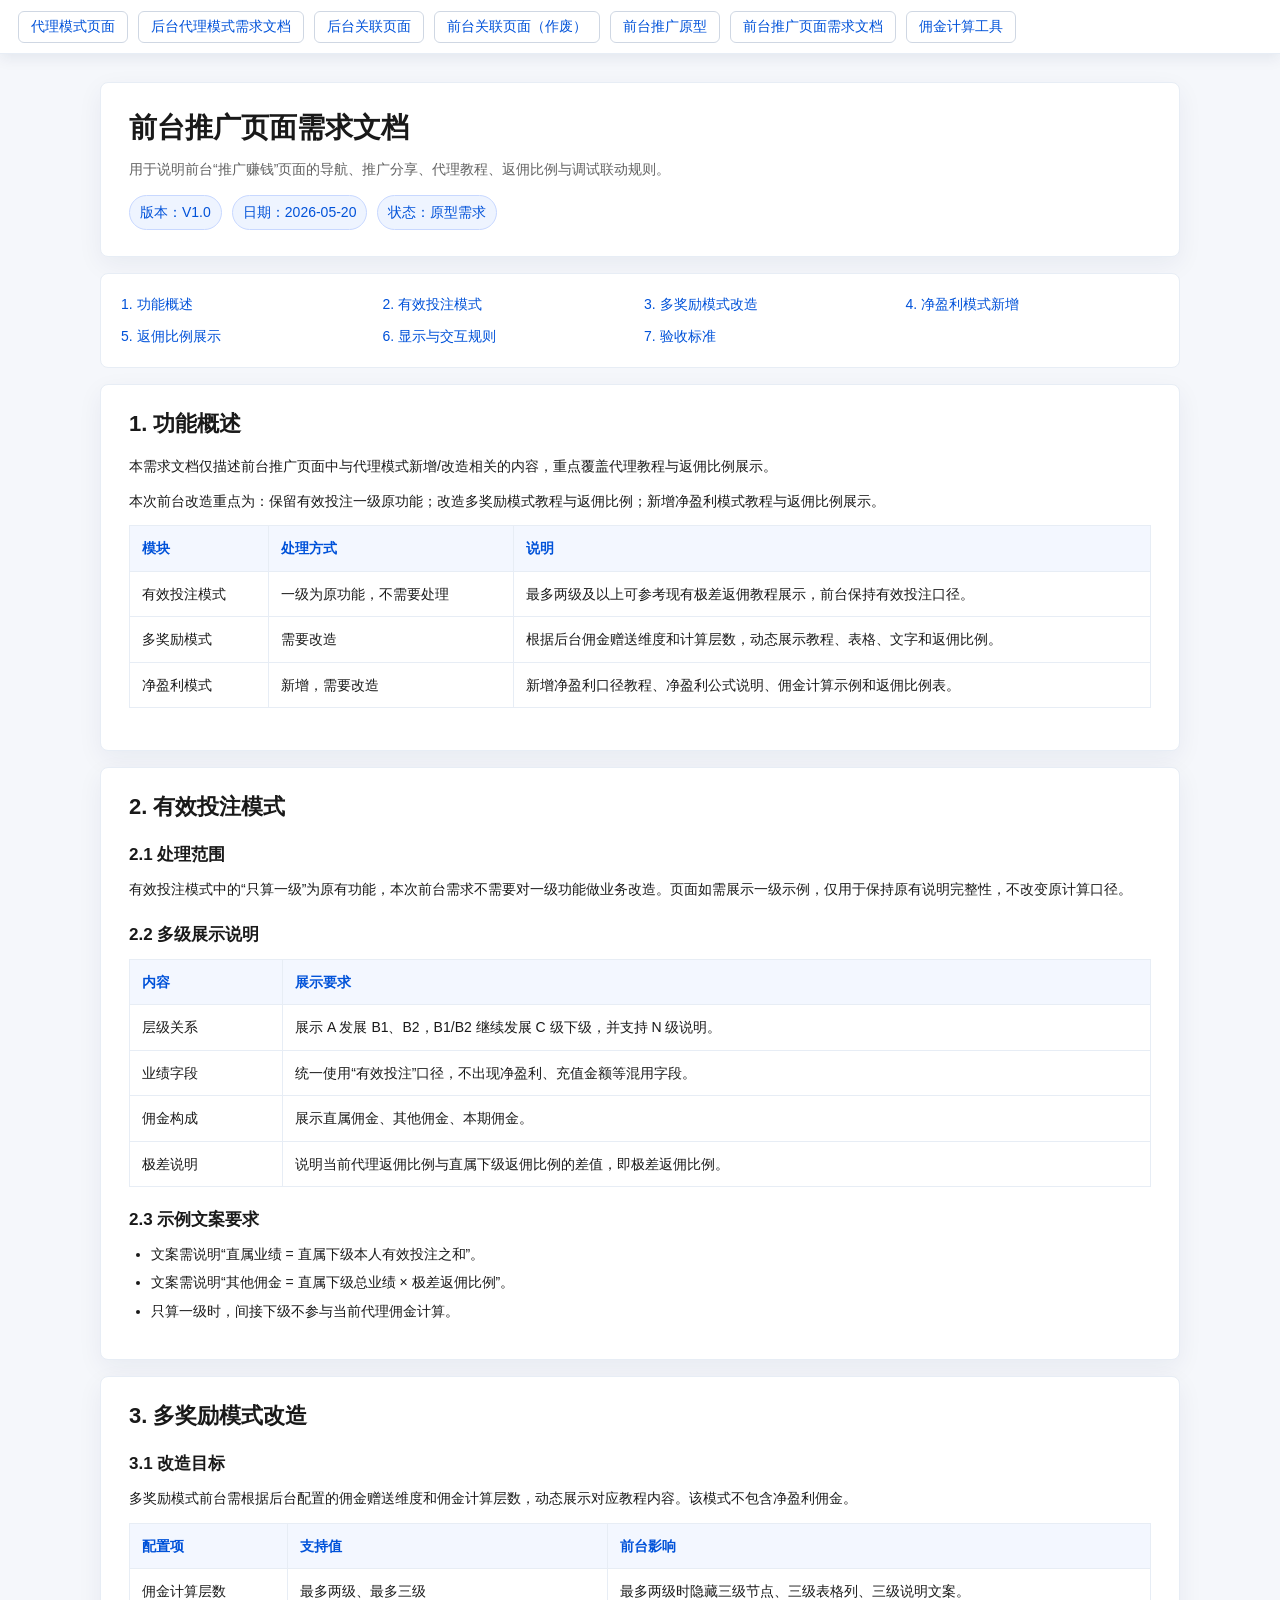
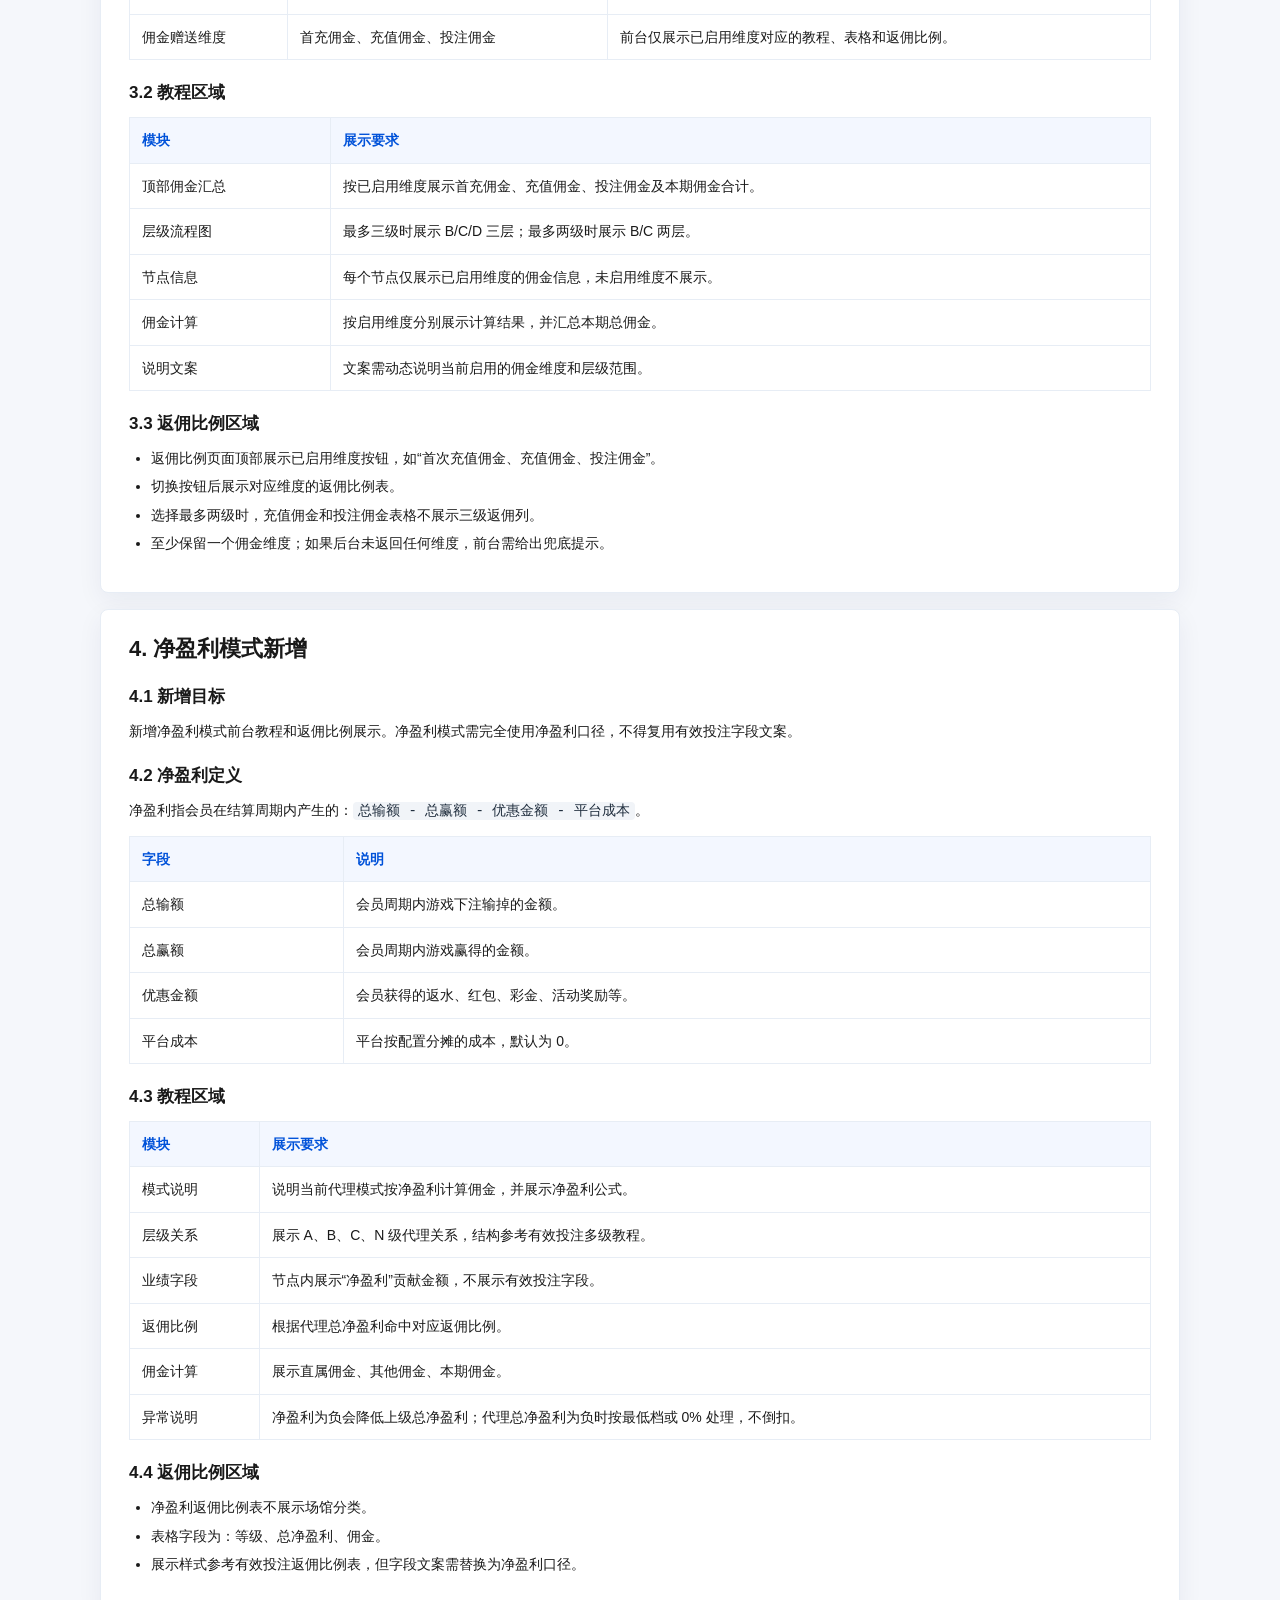
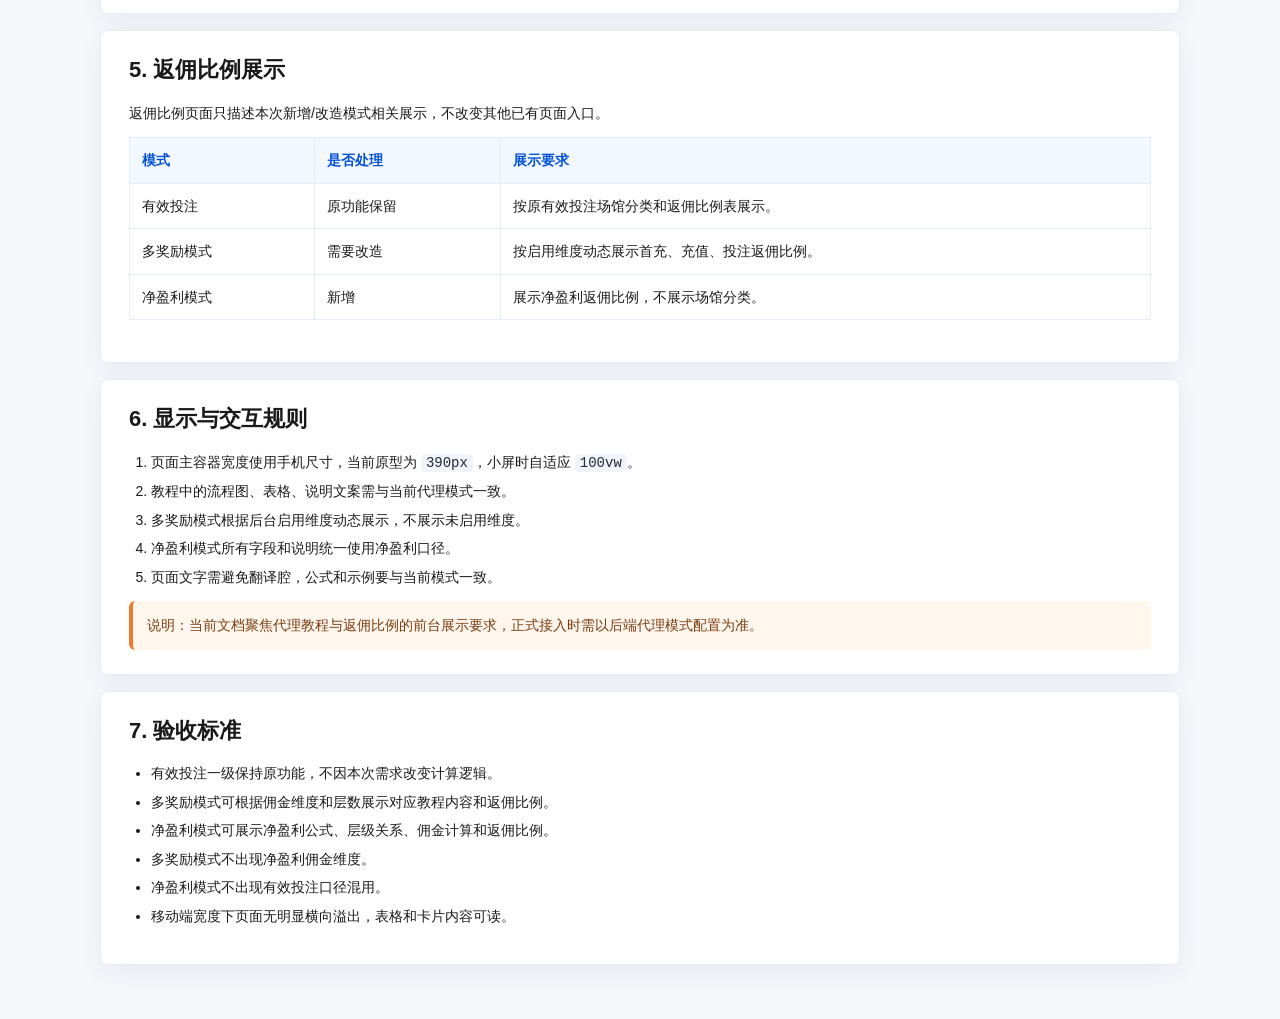
<file: 前台推广页面需求文档.html>
<!doctype html>
<html lang="zh-CN">
<head>
  <meta charset="UTF-8" />
  <meta name="viewport" content="width=device-width, initial-scale=1" />
  <title>前台推广页面需求文档</title>
  <style>
    :root {
      --brand: #0052d9;
      --brand-hover: #366ef4;
      --text-1: rgba(0, 0, 0, .9);
      --text-2: rgba(0, 0, 0, .62);
      --border: #e7edf5;
      --bg: #f5f7fb;
      --card: #fff;
      --warn: #ed7b2f;
    }
    * { box-sizing: border-box; }
    body {
      margin: 0;
      padding-top: 54px;
      background: var(--bg);
      color: var(--text-1);
      font: 14px/1.75 "Helvetica Neue", "PingFang SC", "Microsoft YaHei", Arial, sans-serif;
    }
    .global-links {
      position: fixed;
      top: 0;
      left: 0;
      right: 0;
      z-index: 300;
      height: 54px;
      display: flex;
      align-items: center;
      gap: 10px;
      padding: 0 18px;
      overflow-x: auto;
      background: rgba(255, 255, 255, .96);
      border-bottom: 1px solid var(--border);
      box-shadow: 0 4px 14px rgba(15, 40, 80, .08);
      backdrop-filter: blur(8px);
    }
    .global-links a {
      display: inline-flex;
      align-items: center;
      height: 32px;
      padding: 0 12px;
      border: 1px solid #cfd7e3;
      border-radius: 6px;
      color: var(--brand);
      background: #fff;
      font-weight: 500;
      text-decoration: none;
      white-space: nowrap;
    }
    .global-links a:hover {
      border-color: var(--brand-hover);
      background: #f8fbff;
      color: var(--brand-hover);
    }
    .page {
      max-width: 1120px;
      margin: 0 auto;
      padding: 28px 20px 56px;
    }
    .hero, .section {
      background: var(--card);
      border: 1px solid var(--border);
      border-radius: 8px;
      box-shadow: 0 8px 26px rgba(15, 40, 80, .06);
    }
    .hero {
      padding: 26px 28px;
      margin-bottom: 16px;
    }
    .section {
      padding: 24px 28px;
      margin-top: 16px;
    }
    h1, h2, h3 { line-height: 1.35; color: var(--text-1); }
    h1 { margin: 0 0 10px; font-size: 28px; }
    h2 { margin: 0 0 16px; font-size: 22px; }
    h3 { margin: 22px 0 10px; font-size: 17px; }
    p { margin: 0 0 10px; }
    .muted { color: var(--text-2); }
    .meta {
      display: flex;
      flex-wrap: wrap;
      gap: 10px;
      margin-top: 14px;
    }
    .tag {
      padding: 4px 10px;
      border: 1px solid #c8d8ff;
      border-radius: 999px;
      background: #eef4ff;
      color: var(--brand);
      font-weight: 500;
    }
    .toc {
      display: grid;
      grid-template-columns: repeat(auto-fit, minmax(220px, 1fr));
      gap: 8px;
      padding: 18px 20px;
      background: #fff;
      border: 1px solid var(--border);
      border-radius: 8px;
    }
    .toc a {
      color: var(--brand);
      text-decoration: none;
      font-weight: 500;
    }
    table {
      width: 100%;
      border-collapse: collapse;
      margin: 12px 0 18px;
      background: #fff;
    }
    th, td {
      border: 1px solid var(--border);
      padding: 10px 12px;
      text-align: left;
      vertical-align: top;
    }
    th {
      background: #f3f7ff;
      color: var(--brand);
      font-weight: 600;
    }
    ul, ol {
      margin: 0 0 12px 22px;
      padding: 0;
    }
    li { margin: 4px 0; }
    .note {
      padding: 12px 14px;
      border-left: 4px solid var(--warn);
      background: #fff7ed;
      color: #7a3b10;
      border-radius: 6px;
    }
    code {
      padding: 1px 5px;
      border-radius: 4px;
      background: #f1f4f8;
      color: #1f2d3d;
      font-family: Menlo, Consolas, monospace;
    }
  </style>
</head>
<body>
  <nav class="global-links" aria-label="页面关联入口">
    <a href="代理模式页面.html" target="_blank">代理模式页面</a>
    <a href="后台代理模式需求文档.html" target="_blank">后台代理模式需求文档</a>
    <a href="后台其他页面.html" target="_blank">后台关联页面</a>
    <a href="前台关联页面.html" target="_blank">前台关联页面（作废）</a>
    <a href="前台推广原型页面.html" target="_blank">前台推广原型</a>
    <a href="前台推广页面需求文档.html" target="_blank">前台推广页面需求文档</a>
    <a href="佣金计算工具.html" target="_blank">佣金计算工具</a>
  </nav>

  <main class="page">
    <section class="hero">
      <h1>前台推广页面需求文档</h1>
      <p class="muted">用于说明前台“推广赚钱”页面的导航、推广分享、代理教程、返佣比例与调试联动规则。</p>
      <div class="meta">
        <span class="tag">版本：V1.0</span>
        <span class="tag">日期：2026-05-20</span>
        <span class="tag">状态：原型需求</span>
      </div>
    </section>

    <section class="toc" aria-label="目录">
      <a href="#overview">1. 功能概述</a>
      <a href="#bet">2. 有效投注模式</a>
      <a href="#multi">3. 多奖励模式改造</a>
      <a href="#profit">4. 净盈利模式新增</a>
      <a href="#ratio">5. 返佣比例展示</a>
      <a href="#rules">6. 显示与交互规则</a>
      <a href="#acceptance">7. 验收标准</a>
    </section>

    <section class="section" id="overview">
      <h2>1. 功能概述</h2>
      <p>本需求文档仅描述前台推广页面中与代理模式新增/改造相关的内容，重点覆盖代理教程与返佣比例展示。</p>
      <p>本次前台改造重点为：保留有效投注一级原功能；改造多奖励模式教程与返佣比例；新增净盈利模式教程与返佣比例展示。</p>
      <table>
        <thead>
          <tr><th>模块</th><th>处理方式</th><th>说明</th></tr>
        </thead>
        <tbody>
          <tr><td>有效投注模式</td><td>一级为原功能，不需要处理</td><td>最多两级及以上可参考现有极差返佣教程展示，前台保持有效投注口径。</td></tr>
          <tr><td>多奖励模式</td><td>需要改造</td><td>根据后台佣金赠送维度和计算层数，动态展示教程、表格、文字和返佣比例。</td></tr>
          <tr><td>净盈利模式</td><td>新增，需要改造</td><td>新增净盈利口径教程、净盈利公式说明、佣金计算示例和返佣比例表。</td></tr>
        </tbody>
      </table>
    </section>

    <section class="section" id="bet">
      <h2>2. 有效投注模式</h2>
      <h3>2.1 处理范围</h3>
      <p>有效投注模式中的“只算一级”为原有功能，本次前台需求不需要对一级功能做业务改造。页面如需展示一级示例，仅用于保持原有说明完整性，不改变原计算口径。</p>
      <h3>2.2 多级展示说明</h3>
      <table>
        <thead>
          <tr><th>内容</th><th>展示要求</th></tr>
        </thead>
        <tbody>
          <tr><td>层级关系</td><td>展示 A 发展 B1、B2，B1/B2 继续发展 C 级下级，并支持 N 级说明。</td></tr>
          <tr><td>业绩字段</td><td>统一使用“有效投注”口径，不出现净盈利、充值金额等混用字段。</td></tr>
          <tr><td>佣金构成</td><td>展示直属佣金、其他佣金、本期佣金。</td></tr>
          <tr><td>极差说明</td><td>说明当前代理返佣比例与直属下级返佣比例的差值，即极差返佣比例。</td></tr>
        </tbody>
      </table>
      <h3>2.3 示例文案要求</h3>
      <ul>
        <li>文案需说明“直属业绩 = 直属下级本人有效投注之和”。</li>
        <li>文案需说明“其他佣金 = 直属下级总业绩 × 极差返佣比例”。</li>
        <li>只算一级时，间接下级不参与当前代理佣金计算。</li>
      </ul>
    </section>

    <section class="section" id="multi">
      <h2>3. 多奖励模式改造</h2>
      <h3>3.1 改造目标</h3>
      <p>多奖励模式前台需根据后台配置的佣金赠送维度和佣金计算层数，动态展示对应教程内容。该模式不包含净盈利佣金。</p>
      <table>
        <thead>
          <tr><th>配置项</th><th>支持值</th><th>前台影响</th></tr>
        </thead>
        <tbody>
          <tr><td>佣金计算层数</td><td>最多两级、最多三级</td><td>最多两级时隐藏三级节点、三级表格列、三级说明文案。</td></tr>
          <tr><td>佣金赠送维度</td><td>首充佣金、充值佣金、投注佣金</td><td>前台仅展示已启用维度对应的教程、表格和返佣比例。</td></tr>
        </tbody>
      </table>
      <h3>3.2 教程区域</h3>
      <table>
        <thead>
          <tr><th>模块</th><th>展示要求</th></tr>
        </thead>
        <tbody>
          <tr><td>顶部佣金汇总</td><td>按已启用维度展示首充佣金、充值佣金、投注佣金及本期佣金合计。</td></tr>
          <tr><td>层级流程图</td><td>最多三级时展示 B/C/D 三层；最多两级时展示 B/C 两层。</td></tr>
          <tr><td>节点信息</td><td>每个节点仅展示已启用维度的佣金信息，未启用维度不展示。</td></tr>
          <tr><td>佣金计算</td><td>按启用维度分别展示计算结果，并汇总本期总佣金。</td></tr>
          <tr><td>说明文案</td><td>文案需动态说明当前启用的佣金维度和层级范围。</td></tr>
        </tbody>
      </table>
      <h3>3.3 返佣比例区域</h3>
      <ul>
        <li>返佣比例页面顶部展示已启用维度按钮，如“首次充值佣金、充值佣金、投注佣金”。</li>
        <li>切换按钮后展示对应维度的返佣比例表。</li>
        <li>选择最多两级时，充值佣金和投注佣金表格不展示三级返佣列。</li>
        <li>至少保留一个佣金维度；如果后台未返回任何维度，前台需给出兜底提示。</li>
      </ul>
    </section>

    <section class="section" id="profit">
      <h2>4. 净盈利模式新增</h2>
      <h3>4.1 新增目标</h3>
      <p>新增净盈利模式前台教程和返佣比例展示。净盈利模式需完全使用净盈利口径，不得复用有效投注字段文案。</p>
      <h3>4.2 净盈利定义</h3>
      <p>净盈利指会员在结算周期内产生的：<code>总输额 - 总赢额 - 优惠金额 - 平台成本</code>。</p>
      <table>
        <thead>
          <tr><th>字段</th><th>说明</th></tr>
        </thead>
        <tbody>
          <tr><td>总输额</td><td>会员周期内游戏下注输掉的金额。</td></tr>
          <tr><td>总赢额</td><td>会员周期内游戏赢得的金额。</td></tr>
          <tr><td>优惠金额</td><td>会员获得的返水、红包、彩金、活动奖励等。</td></tr>
          <tr><td>平台成本</td><td>平台按配置分摊的成本，默认为 0。</td></tr>
        </tbody>
      </table>
      <h3>4.3 教程区域</h3>
      <table>
        <thead>
          <tr><th>模块</th><th>展示要求</th></tr>
        </thead>
        <tbody>
          <tr><td>模式说明</td><td>说明当前代理模式按净盈利计算佣金，并展示净盈利公式。</td></tr>
          <tr><td>层级关系</td><td>展示 A、B、C、N 级代理关系，结构参考有效投注多级教程。</td></tr>
          <tr><td>业绩字段</td><td>节点内展示“净盈利”贡献金额，不展示有效投注字段。</td></tr>
          <tr><td>返佣比例</td><td>根据代理总净盈利命中对应返佣比例。</td></tr>
          <tr><td>佣金计算</td><td>展示直属佣金、其他佣金、本期佣金。</td></tr>
          <tr><td>异常说明</td><td>净盈利为负会降低上级总净盈利；代理总净盈利为负时按最低档或 0% 处理，不倒扣。</td></tr>
        </tbody>
      </table>
      <h3>4.4 返佣比例区域</h3>
      <ul>
        <li>净盈利返佣比例表不展示场馆分类。</li>
        <li>表格字段为：等级、总净盈利、佣金。</li>
        <li>展示样式参考有效投注返佣比例表，但字段文案需替换为净盈利口径。</li>
      </ul>
    </section>

    <section class="section" id="ratio">
      <h2>5. 返佣比例展示</h2>
      <p>返佣比例页面只描述本次新增/改造模式相关展示，不改变其他已有页面入口。</p>
      <table>
        <thead>
          <tr><th>模式</th><th>是否处理</th><th>展示要求</th></tr>
        </thead>
        <tbody>
          <tr><td>有效投注</td><td>原功能保留</td><td>按原有效投注场馆分类和返佣比例表展示。</td></tr>
          <tr><td>多奖励模式</td><td>需要改造</td><td>按启用维度动态展示首充、充值、投注返佣比例。</td></tr>
          <tr><td>净盈利模式</td><td>新增</td><td>展示净盈利返佣比例，不展示场馆分类。</td></tr>
        </tbody>
      </table>
    </section>

    <section class="section" id="rules">
      <h2>6. 显示与交互规则</h2>
      <ol>
        <li>页面主容器宽度使用手机尺寸，当前原型为 <code>390px</code>，小屏时自适应 <code>100vw</code>。</li>
        <li>教程中的流程图、表格、说明文案需与当前代理模式一致。</li>
        <li>多奖励模式根据后台启用维度动态展示，不展示未启用维度。</li>
        <li>净盈利模式所有字段和说明统一使用净盈利口径。</li>
        <li>页面文字需避免翻译腔，公式和示例要与当前模式一致。</li>
      </ol>
      <div class="note">说明：当前文档聚焦代理教程与返佣比例的前台展示要求，正式接入时需以后端代理模式配置为准。</div>
    </section>

    <section class="section" id="acceptance">
      <h2>7. 验收标准</h2>
      <ul>
        <li>有效投注一级保持原功能，不因本次需求改变计算逻辑。</li>
        <li>多奖励模式可根据佣金维度和层数展示对应教程内容和返佣比例。</li>
        <li>净盈利模式可展示净盈利公式、层级关系、佣金计算和返佣比例。</li>
        <li>多奖励模式不出现净盈利佣金维度。</li>
        <li>净盈利模式不出现有效投注口径混用。</li>
        <li>移动端宽度下页面无明显横向溢出，表格和卡片内容可读。</li>
      </ul>
    </section>
  </main>
</body>
</html>
</file>
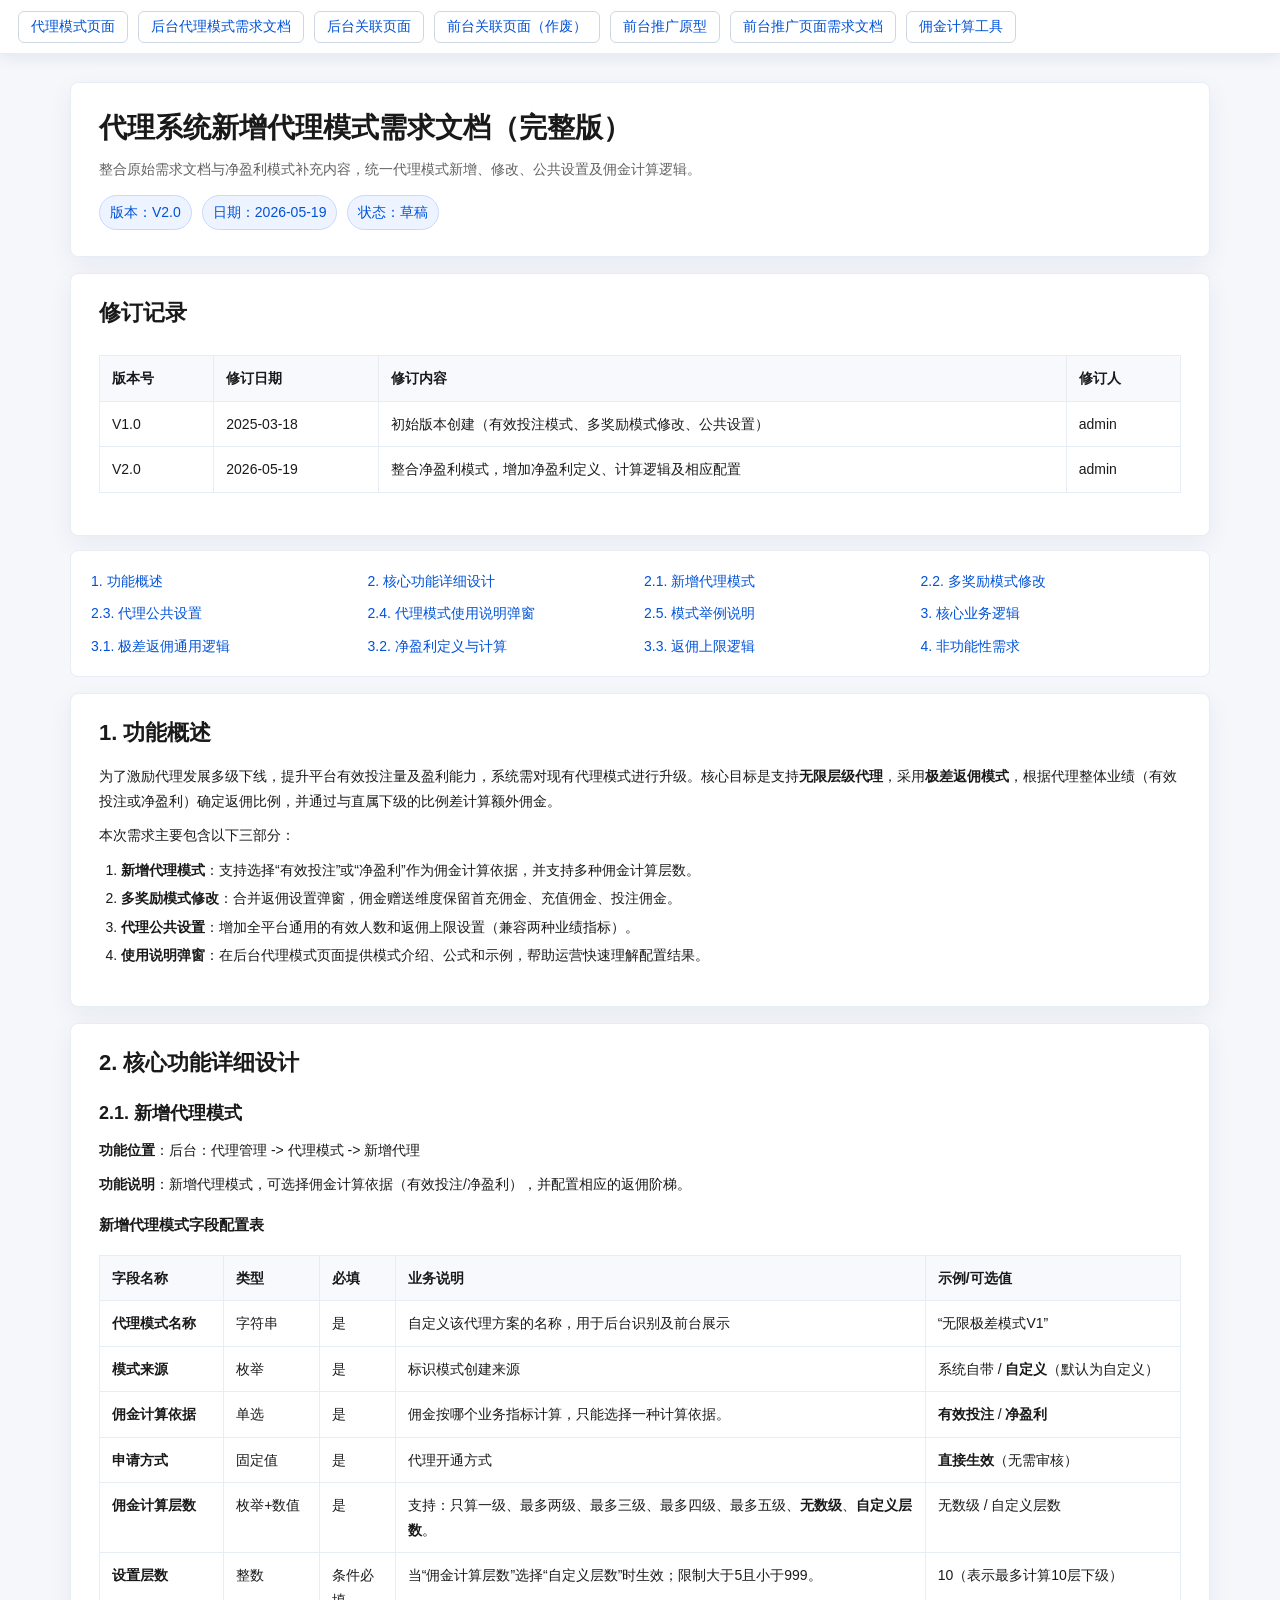
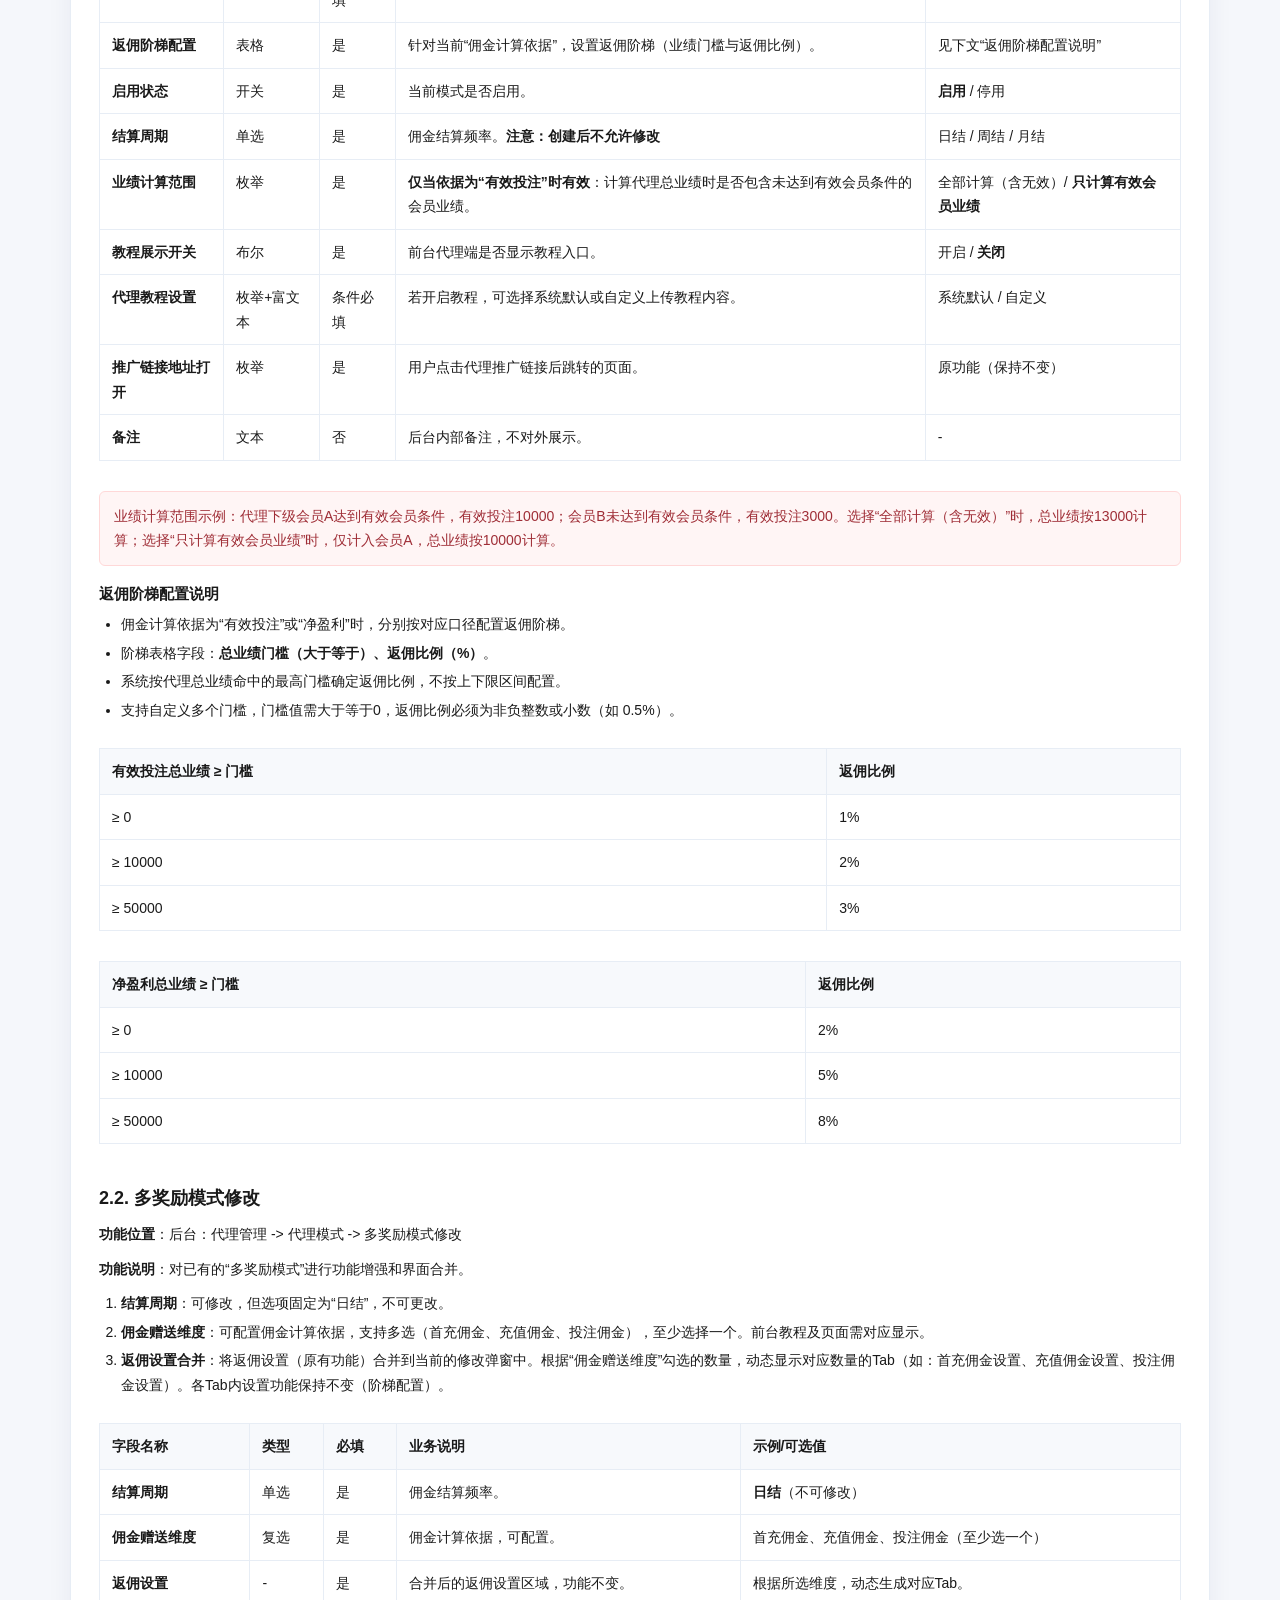
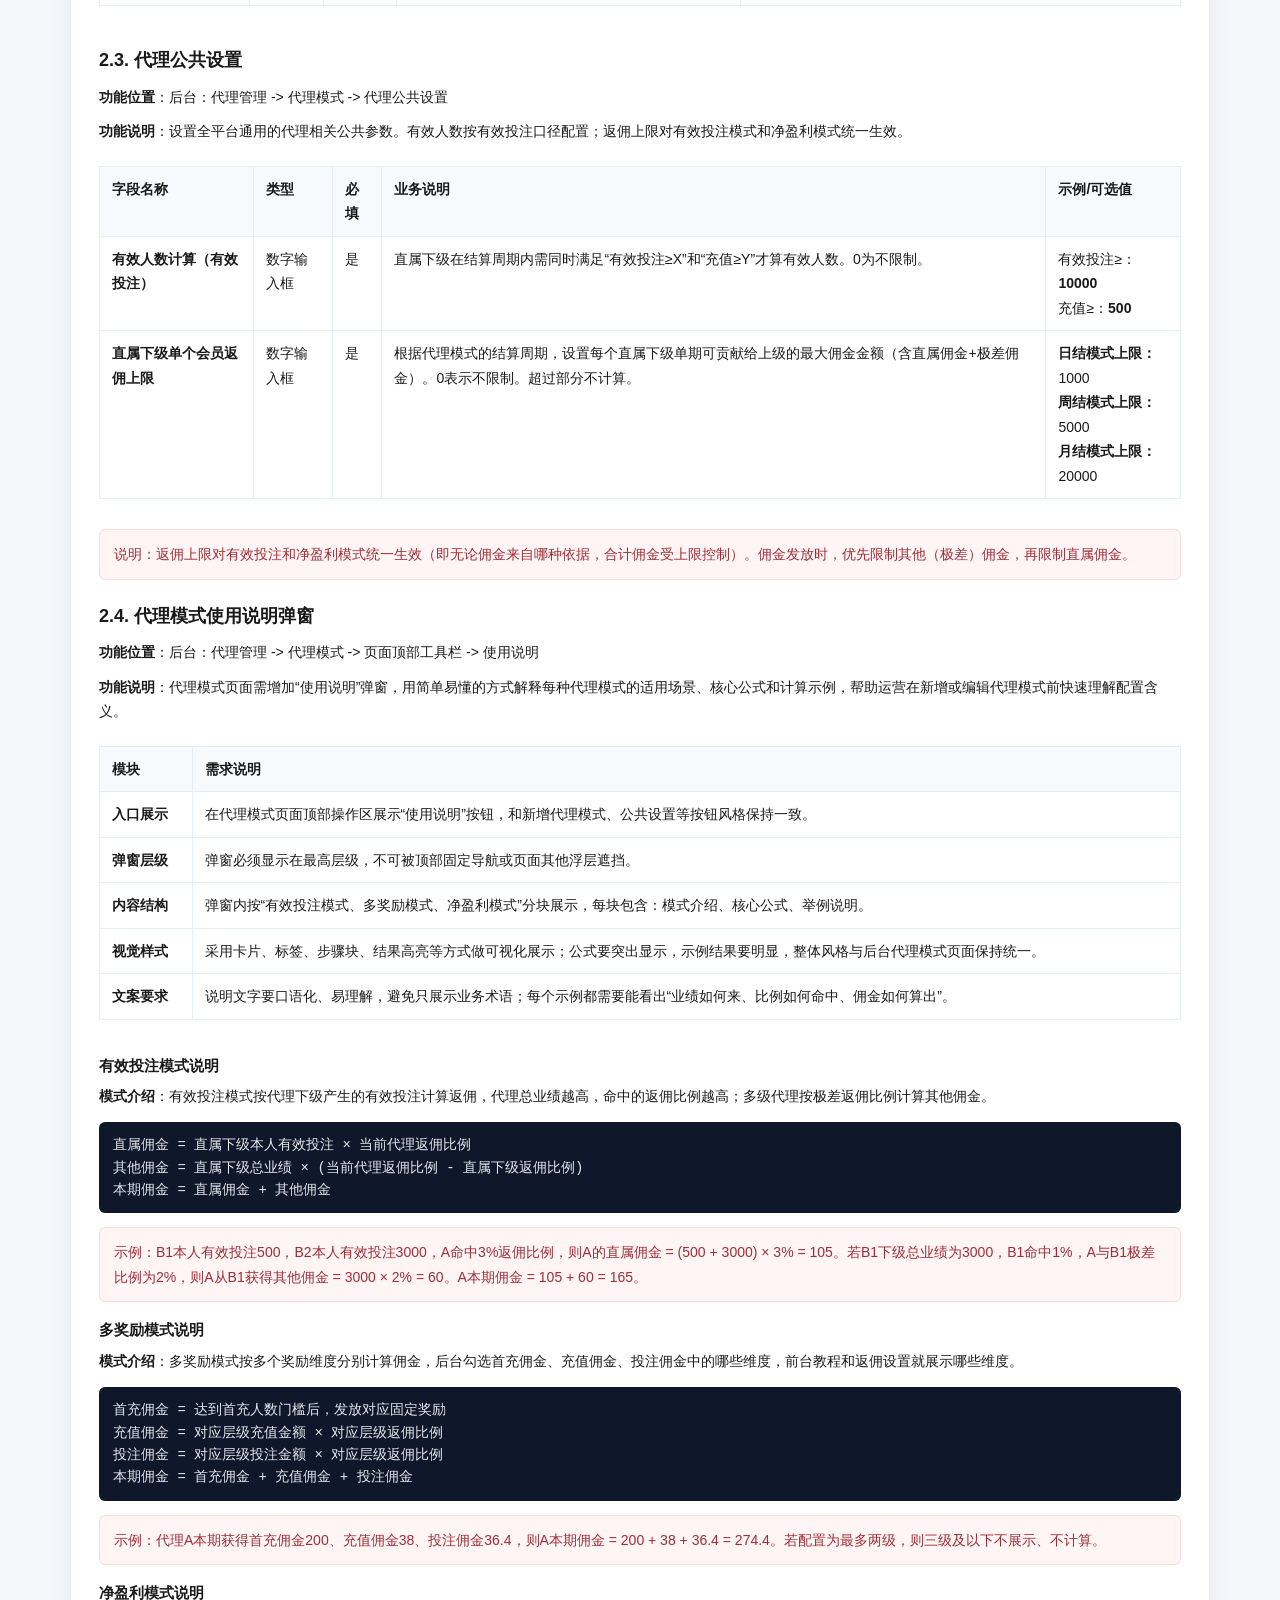
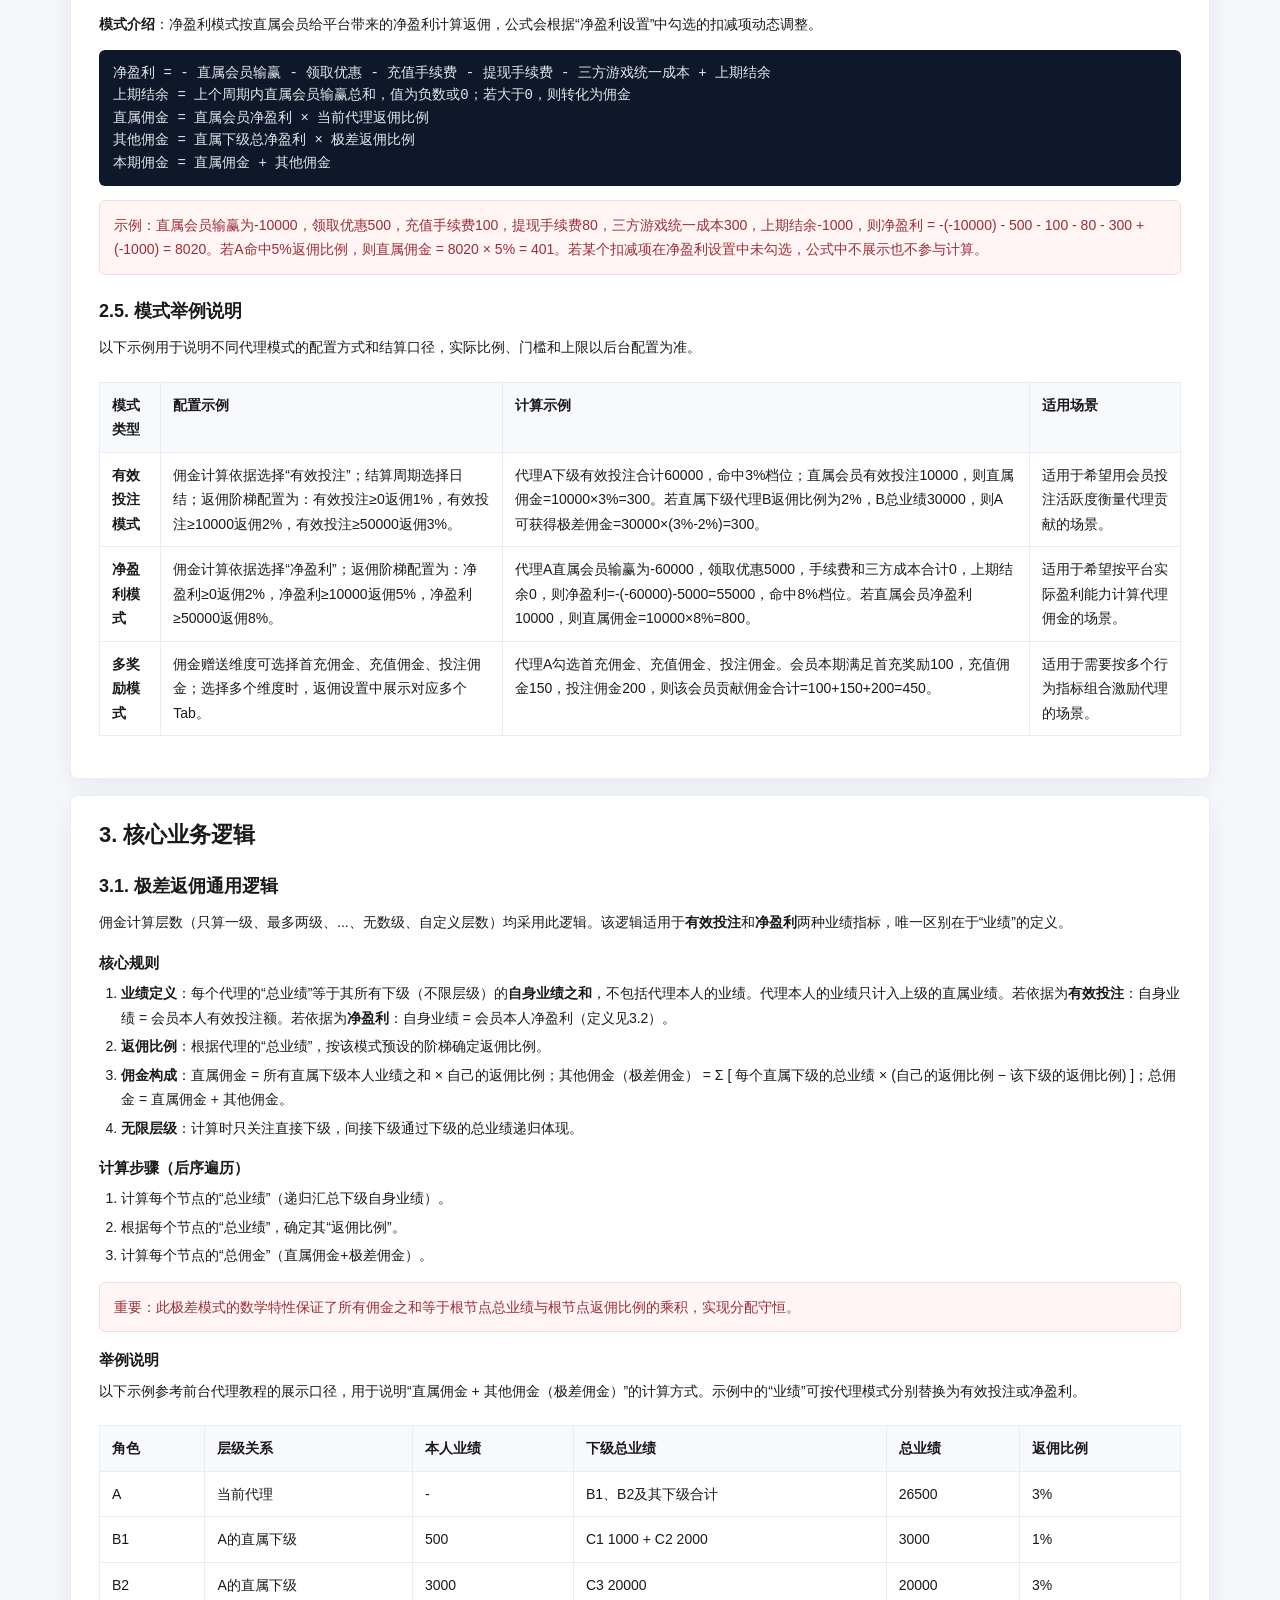
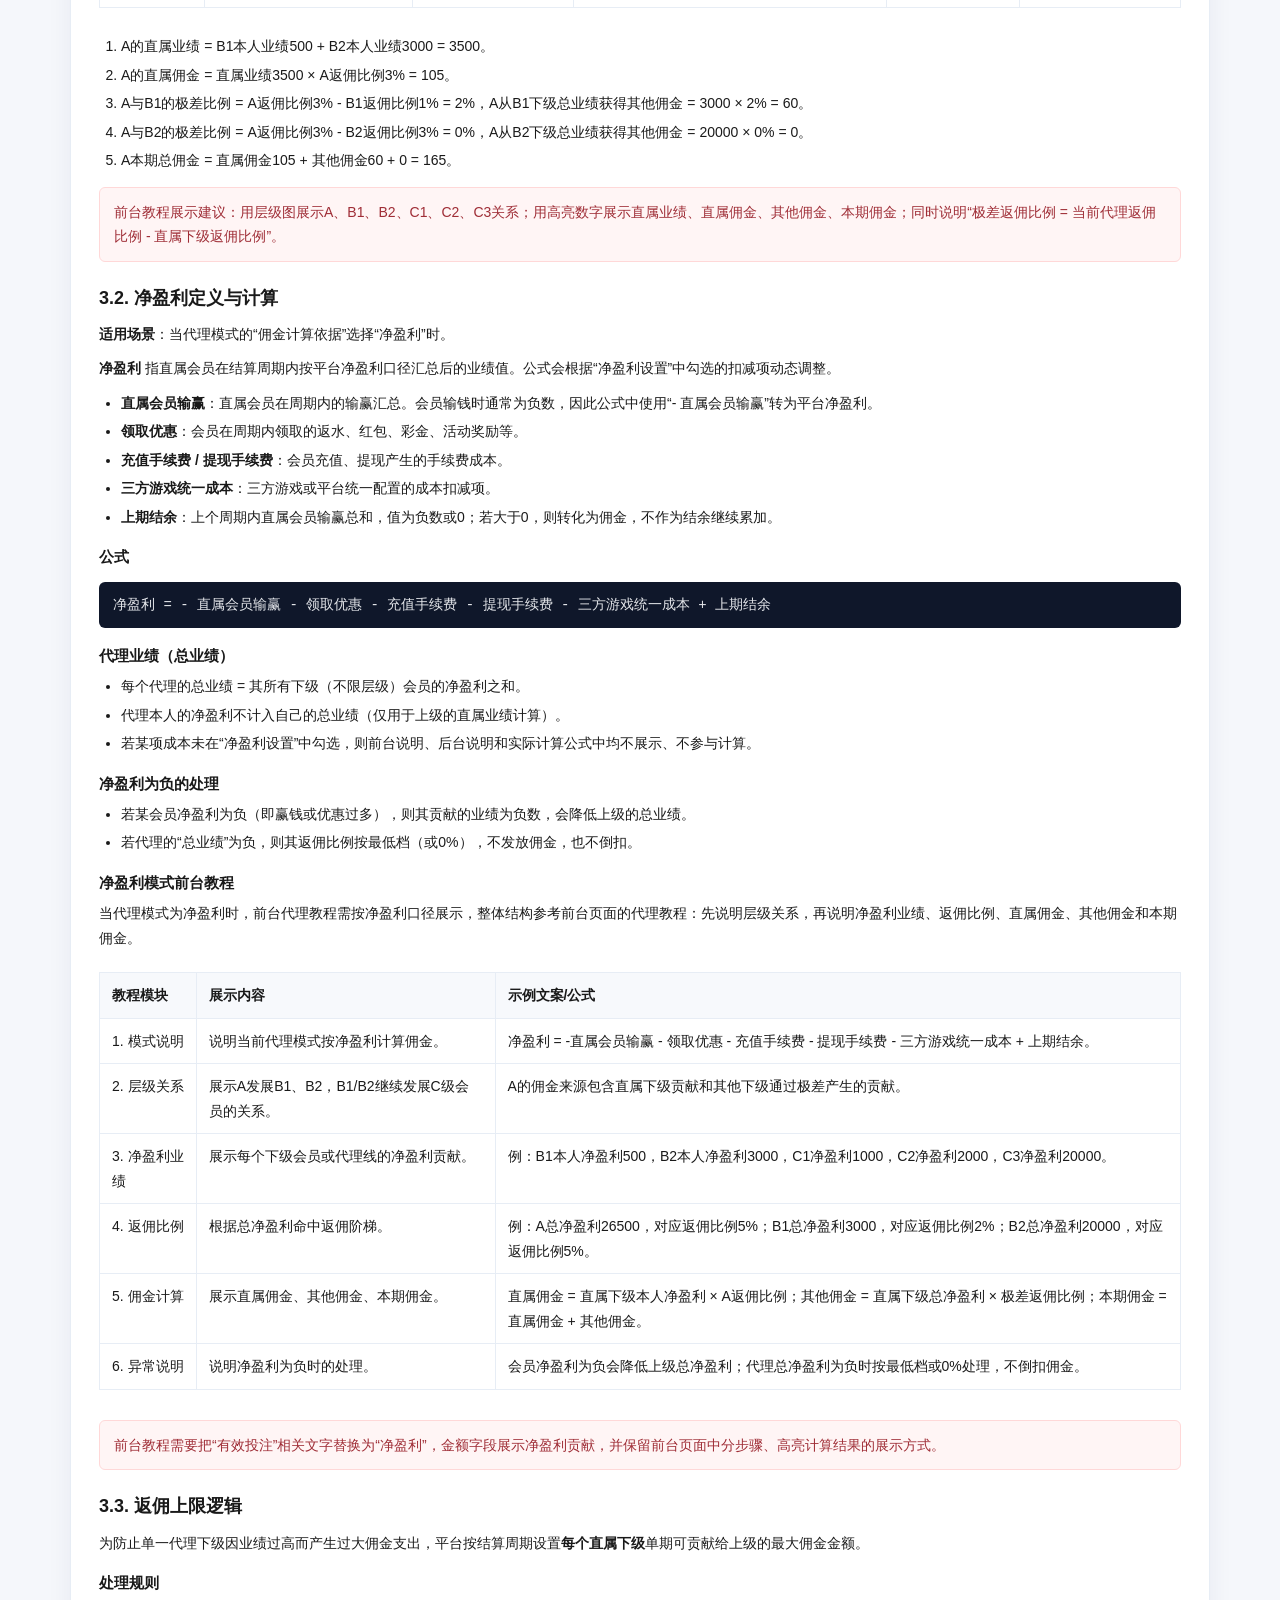
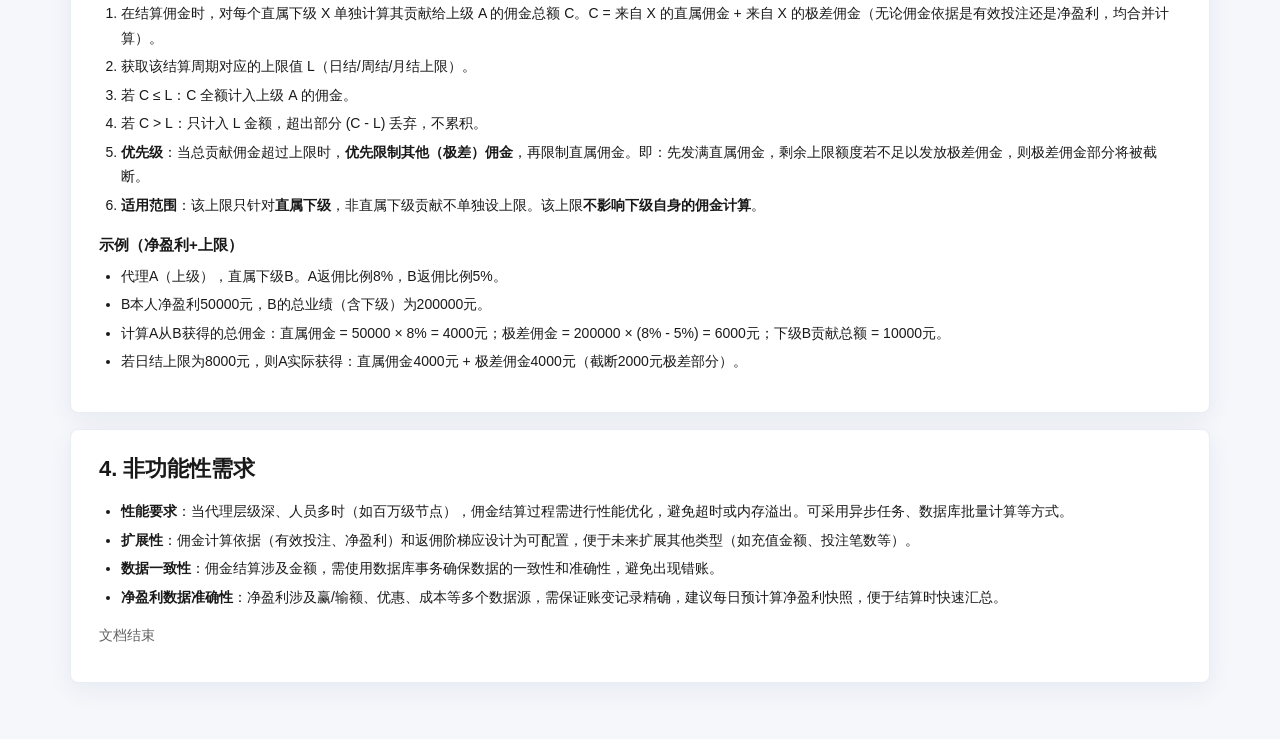
<file: 后台代理模式需求文档.html>
<!doctype html>
<html lang="zh-CN">
<head>
  <meta charset="UTF-8" />
  <meta name="viewport" content="width=device-width, initial-scale=1" />
  <title>代理系统新增代理模式需求文档（完整版）</title>
  <style>
    :root {
      --brand: #0052d9;
      --brand-hover: #366ef4;
      --text-1: rgba(0, 0, 0, .9);
      --text-2: rgba(0, 0, 0, .62);
      --border: #e7edf5;
      --bg: #f5f7fb;
      --card: #fff;
      --danger: #e34d59;
    }
    * { box-sizing: border-box; }
    body {
      margin: 0;
      padding-top: 54px;
      background: var(--bg);
      color: var(--text-1);
      font: 14px/1.75 "Helvetica Neue", "PingFang SC", "Microsoft YaHei", Arial, sans-serif;
    }
    .global-links {
      position: fixed;
      top: 0;
      left: 0;
      right: 0;
      z-index: 300;
      height: 54px;
      display: flex;
      align-items: center;
      gap: 10px;
      padding: 0 18px;
      overflow-x: auto;
      background: rgba(255, 255, 255, .96);
      border-bottom: 1px solid var(--border);
      box-shadow: 0 4px 14px rgba(15, 40, 80, .08);
      backdrop-filter: blur(8px);
    }
    .global-links a {
      display: inline-flex;
      align-items: center;
      height: 32px;
      padding: 0 12px;
      border: 1px solid #cfd7e3;
      border-radius: 6px;
      color: var(--brand);
      background: #fff;
      font-weight: 500;
      text-decoration: none;
      white-space: nowrap;
    }
    .global-links a:hover {
      border-color: var(--brand-hover);
      background: #f8fbff;
      color: var(--brand-hover);
    }
    .page {
      max-width: 1180px;
      margin: 0 auto;
      padding: 28px 20px 56px;
    }
    .hero, .section {
      background: var(--card);
      border: 1px solid var(--border);
      border-radius: 8px;
      box-shadow: 0 8px 26px rgba(15, 40, 80, .06);
    }
    .hero {
      padding: 26px 28px;
      margin-bottom: 16px;
    }
    .section {
      padding: 24px 28px;
      margin-top: 16px;
    }
    h1, h2, h3, h4 { line-height: 1.35; color: var(--text-1); }
    h1 { margin: 0 0 10px; font-size: 28px; }
    h2 { margin: 0 0 16px; font-size: 22px; }
    h3 { margin: 24px 0 12px; font-size: 18px; }
    h4 { margin: 18px 0 8px; font-size: 15px; }
    p { margin: 0 0 10px; }
    .muted { color: var(--text-2); }
    .meta {
      display: flex;
      flex-wrap: wrap;
      gap: 10px;
      margin-top: 14px;
    }
    .tag {
      padding: 4px 10px;
      border: 1px solid #c8d8ff;
      border-radius: 999px;
      background: #eef4ff;
      color: var(--brand);
      font-weight: 500;
    }
    .toc {
      display: grid;
      grid-template-columns: repeat(auto-fit, minmax(220px, 1fr));
      gap: 8px;
      margin-top: 14px;
      padding: 18px 20px;
      background: var(--card);
      border: 1px solid var(--border);
      border-radius: 8px;
    }
    .toc a {
      color: var(--brand);
      text-decoration: none;
      font-weight: 500;
    }
    table {
      width: 100%;
      border-collapse: collapse;
      margin: 12px 0 18px;
      background: #fff;
    }
    th, td {
      border: 1px solid var(--border);
      padding: 10px 12px;
      text-align: left;
      vertical-align: top;
    }
    th { background: #f7f9fc; font-weight: 600; }
    ul, ol { margin: 8px 0 14px 22px; padding: 0; }
    li { margin: 4px 0; }
    .note {
      margin: 12px 0;
      padding: 12px 14px;
      border: 1px solid #ffd8d8;
      border-radius: 6px;
      background: #fff5f5;
      color: #9f2d36;
    }
    pre {
      overflow: auto;
      padding: 12px 14px;
      border-radius: 6px;
      background: #0f172a;
      color: #e5e7eb;
      line-height: 1.6;
    }
    .table-wrap { overflow-x: auto; }
  </style>
</head>
<body>
  <nav class="global-links" aria-label="页面关联入口">
    <a href="代理模式页面.html" target="_blank">代理模式页面</a>
    <a href="后台代理模式需求文档.html" target="_blank">后台代理模式需求文档</a>
    <a href="后台其他页面.html" target="_blank">后台关联页面</a>
    <a href="前台关联页面.html" target="_blank">前台关联页面（作废）</a>
    <a href="前台推广原型页面.html" target="_blank">前台推广原型</a>
    <a href="前台推广页面需求文档.html" target="_blank">前台推广页面需求文档</a>
    <a href="佣金计算工具.html" target="_blank">佣金计算工具</a>
  </nav>

  <main class="page">
    <section class="hero">
      <h1>代理系统新增代理模式需求文档（完整版）</h1>
      <p class="muted">整合原始需求文档与净盈利模式补充内容，统一代理模式新增、修改、公共设置及佣金计算逻辑。</p>
      <div class="meta">
        <span class="tag">版本：V2.0</span>
        <span class="tag">日期：2026-05-19</span>
        <span class="tag">状态：草稿</span>
      </div>
    </section>

    <section class="section">
      <h2>修订记录</h2>
      <div class="table-wrap">
        <table>
          <thead>
            <tr><th>版本号</th><th>修订日期</th><th>修订内容</th><th>修订人</th></tr>
          </thead>
          <tbody>
            <tr><td>V1.0</td><td>2025-03-18</td><td>初始版本创建（有效投注模式、多奖励模式修改、公共设置）</td><td>admin</td></tr>
            <tr><td>V2.0</td><td>2026-05-19</td><td>整合净盈利模式，增加净盈利定义、计算逻辑及相应配置</td><td>admin</td></tr>
          </tbody>
        </table>
      </div>
    </section>

    <nav class="toc">
      <a href="#overview">1. 功能概述</a>
      <a href="#detail">2. 核心功能详细设计</a>
      <a href="#new-mode">2.1. 新增代理模式</a>
      <a href="#multi-reward">2.2. 多奖励模式修改</a>
      <a href="#public-setting">2.3. 代理公共设置</a>
      <a href="#guide-modal">2.4. 代理模式使用说明弹窗</a>
      <a href="#mode-examples">2.5. 模式举例说明</a>
      <a href="#logic">3. 核心业务逻辑</a>
      <a href="#diff-commission">3.1. 极差返佣通用逻辑</a>
      <a href="#net-profit">3.2. 净盈利定义与计算</a>
      <a href="#cap">3.3. 返佣上限逻辑</a>
      <a href="#non-functional">4. 非功能性需求</a>
    </nav>

    <section class="section" id="overview">
      <h2>1. 功能概述</h2>
      <p>为了激励代理发展多级下线，提升平台有效投注量及盈利能力，系统需对现有代理模式进行升级。核心目标是支持<strong>无限层级代理</strong>，采用<strong>极差返佣模式</strong>，根据代理整体业绩（有效投注或净盈利）确定返佣比例，并通过与直属下级的比例差计算额外佣金。</p>
      <p>本次需求主要包含以下三部分：</p>
      <ol>
        <li><strong>新增代理模式</strong>：支持选择“有效投注”或“净盈利”作为佣金计算依据，并支持多种佣金计算层数。</li>
        <li><strong>多奖励模式修改</strong>：合并返佣设置弹窗，佣金赠送维度保留首充佣金、充值佣金、投注佣金。</li>
        <li><strong>代理公共设置</strong>：增加全平台通用的有效人数和返佣上限设置（兼容两种业绩指标）。</li>
        <li><strong>使用说明弹窗</strong>：在后台代理模式页面提供模式介绍、公式和示例，帮助运营快速理解配置结果。</li>
      </ol>
    </section>

    <section class="section" id="detail">
      <h2>2. 核心功能详细设计</h2>

      <h3 id="new-mode">2.1. 新增代理模式</h3>
      <p><strong>功能位置</strong>：后台：代理管理 -> 代理模式 -> 新增代理</p>
      <p><strong>功能说明</strong>：新增代理模式，可选择佣金计算依据（有效投注/净盈利），并配置相应的返佣阶梯。</p>

      <h4>新增代理模式字段配置表</h4>
      <div class="table-wrap">
        <table>
          <thead>
            <tr><th>字段名称</th><th>类型</th><th>必填</th><th>业务说明</th><th>示例/可选值</th></tr>
          </thead>
          <tbody>
            <tr><td><strong>代理模式名称</strong></td><td>字符串</td><td>是</td><td>自定义该代理方案的名称，用于后台识别及前台展示</td><td>“无限极差模式V1”</td></tr>
            <tr><td><strong>模式来源</strong></td><td>枚举</td><td>是</td><td>标识模式创建来源</td><td>系统自带 / <strong>自定义</strong>（默认为自定义）</td></tr>
            <tr><td><strong>佣金计算依据</strong></td><td>单选</td><td>是</td><td>佣金按哪个业务指标计算，只能选择一种计算依据。</td><td><strong>有效投注</strong> / <strong>净盈利</strong></td></tr>
            <tr><td><strong>申请方式</strong></td><td>固定值</td><td>是</td><td>代理开通方式</td><td><strong>直接生效</strong>（无需审核）</td></tr>
            <tr><td><strong>佣金计算层数</strong></td><td>枚举+数值</td><td>是</td><td>支持：只算一级、最多两级、最多三级、最多四级、最多五级、<strong>无数级</strong>、<strong>自定义层数</strong>。</td><td>无数级 / 自定义层数</td></tr>
            <tr><td><strong>设置层数</strong></td><td>整数</td><td>条件必填</td><td>当“佣金计算层数”选择“自定义层数”时生效；限制大于5且小于999。</td><td>10（表示最多计算10层下级）</td></tr>
            <tr><td><strong>返佣阶梯配置</strong></td><td>表格</td><td>是</td><td>针对当前“佣金计算依据”，设置返佣阶梯（业绩门槛与返佣比例）。</td><td>见下文“返佣阶梯配置说明”</td></tr>
            <tr><td><strong>启用状态</strong></td><td>开关</td><td>是</td><td>当前模式是否启用。</td><td><strong>启用</strong> / 停用</td></tr>
            <tr><td><strong>结算周期</strong></td><td>单选</td><td>是</td><td>佣金结算频率。<strong>注意：创建后不允许修改</strong></td><td>日结 / 周结 / 月结</td></tr>
            <tr><td><strong>业绩计算范围</strong></td><td>枚举</td><td>是</td><td><strong>仅当依据为“有效投注”时有效</strong>：计算代理总业绩时是否包含未达到有效会员条件的会员业绩。</td><td>全部计算（含无效）/ <strong>只计算有效会员业绩</strong></td></tr>
            <tr><td><strong>教程展示开关</strong></td><td>布尔</td><td>是</td><td>前台代理端是否显示教程入口。</td><td>开启 / <strong>关闭</strong></td></tr>
            <tr><td><strong>代理教程设置</strong></td><td>枚举+富文本</td><td>条件必填</td><td>若开启教程，可选择系统默认或自定义上传教程内容。</td><td>系统默认 / 自定义</td></tr>
            <tr><td><strong>推广链接地址打开</strong></td><td>枚举</td><td>是</td><td>用户点击代理推广链接后跳转的页面。</td><td>原功能（保持不变）</td></tr>
            <tr><td><strong>备注</strong></td><td>文本</td><td>否</td><td>后台内部备注，不对外展示。</td><td>-</td></tr>
          </tbody>
        </table>
      </div>
      <div class="note">业绩计算范围示例：代理下级会员A达到有效会员条件，有效投注10000；会员B未达到有效会员条件，有效投注3000。选择“全部计算（含无效）”时，总业绩按13000计算；选择“只计算有效会员业绩”时，仅计入会员A，总业绩按10000计算。</div>

      <h4>返佣阶梯配置说明</h4>
      <ul>
        <li>佣金计算依据为“有效投注”或“净盈利”时，分别按对应口径配置返佣阶梯。</li>
        <li>阶梯表格字段：<strong>总业绩门槛（大于等于）、返佣比例（%）</strong>。</li>
        <li>系统按代理总业绩命中的最高门槛确定返佣比例，不按上下限区间配置。</li>
        <li>支持自定义多个门槛，门槛值需大于等于0，返佣比例必须为非负整数或小数（如 0.5%）。</li>
      </ul>
      <div class="table-wrap">
        <table>
          <thead><tr><th>有效投注总业绩 ≥ 门槛</th><th>返佣比例</th></tr></thead>
          <tbody><tr><td>≥ 0</td><td>1%</td></tr><tr><td>≥ 10000</td><td>2%</td></tr><tr><td>≥ 50000</td><td>3%</td></tr></tbody>
        </table>
      </div>
      <div class="table-wrap">
        <table>
          <thead><tr><th>净盈利总业绩 ≥ 门槛</th><th>返佣比例</th></tr></thead>
          <tbody><tr><td>≥ 0</td><td>2%</td></tr><tr><td>≥ 10000</td><td>5%</td></tr><tr><td>≥ 50000</td><td>8%</td></tr></tbody>
        </table>
      </div>

      <h3 id="multi-reward">2.2. 多奖励模式修改</h3>
      <p><strong>功能位置</strong>：后台：代理管理 -> 代理模式 -> 多奖励模式修改</p>
      <p><strong>功能说明</strong>：对已有的“多奖励模式”进行功能增强和界面合并。</p>
      <ol>
        <li><strong>结算周期</strong>：可修改，但选项固定为“日结”，不可更改。</li>
        <li><strong>佣金赠送维度</strong>：可配置佣金计算依据，支持多选（首充佣金、充值佣金、投注佣金），至少选择一个。前台教程及页面需对应显示。</li>
        <li><strong>返佣设置合并</strong>：将返佣设置（原有功能）合并到当前的修改弹窗中。根据“佣金赠送维度”勾选的数量，动态显示对应数量的Tab（如：首充佣金设置、充值佣金设置、投注佣金设置）。各Tab内设置功能保持不变（阶梯配置）。</li>
      </ol>
      <div class="table-wrap">
        <table>
          <thead><tr><th>字段名称</th><th>类型</th><th>必填</th><th>业务说明</th><th>示例/可选值</th></tr></thead>
          <tbody>
            <tr><td><strong>结算周期</strong></td><td>单选</td><td>是</td><td>佣金结算频率。</td><td><strong>日结</strong>（不可修改）</td></tr>
            <tr><td><strong>佣金赠送维度</strong></td><td>复选</td><td>是</td><td>佣金计算依据，可配置。</td><td>首充佣金、充值佣金、投注佣金（至少选一个）</td></tr>
            <tr><td><strong>返佣设置</strong></td><td>-</td><td>是</td><td>合并后的返佣设置区域，功能不变。</td><td>根据所选维度，动态生成对应Tab。</td></tr>
          </tbody>
        </table>
      </div>

      <h3 id="public-setting">2.3. 代理公共设置</h3>
      <p><strong>功能位置</strong>：后台：代理管理 -> 代理模式 -> 代理公共设置</p>
      <p><strong>功能说明</strong>：设置全平台通用的代理相关公共参数。有效人数按有效投注口径配置；返佣上限对有效投注模式和净盈利模式统一生效。</p>
      <div class="table-wrap">
        <table>
          <thead><tr><th>字段名称</th><th>类型</th><th>必填</th><th>业务说明</th><th>示例/可选值</th></tr></thead>
          <tbody>
            <tr><td><strong>有效人数计算（有效投注）</strong></td><td>数字输入框</td><td>是</td><td>直属下级在结算周期内需同时满足“有效投注≥X”和“充值≥Y”才算有效人数。0为不限制。</td><td>有效投注≥：<strong>10000</strong><br>充值≥：<strong>500</strong></td></tr>
            <tr><td><strong>直属下级单个会员返佣上限</strong></td><td>数字输入框</td><td>是</td><td>根据代理模式的结算周期，设置每个直属下级单期可贡献给上级的最大佣金金额（含直属佣金+极差佣金）。0表示不限制。超过部分不计算。</td><td><strong>日结模式上限：</strong>1000<br><strong>周结模式上限：</strong>5000<br><strong>月结模式上限：</strong>20000</td></tr>
          </tbody>
        </table>
      </div>
      <div class="note">说明：返佣上限对有效投注和净盈利模式统一生效（即无论佣金来自哪种依据，合计佣金受上限控制）。佣金发放时，优先限制其他（极差）佣金，再限制直属佣金。</div>

      <h3 id="guide-modal">2.4. 代理模式使用说明弹窗</h3>
      <p><strong>功能位置</strong>：后台：代理管理 -> 代理模式 -> 页面顶部工具栏 -> 使用说明</p>
      <p><strong>功能说明</strong>：代理模式页面需增加“使用说明”弹窗，用简单易懂的方式解释每种代理模式的适用场景、核心公式和计算示例，帮助运营在新增或编辑代理模式前快速理解配置含义。</p>
      <div class="table-wrap">
        <table>
          <thead><tr><th>模块</th><th>需求说明</th></tr></thead>
          <tbody>
            <tr><td><strong>入口展示</strong></td><td>在代理模式页面顶部操作区展示“使用说明”按钮，和新增代理模式、公共设置等按钮风格保持一致。</td></tr>
            <tr><td><strong>弹窗层级</strong></td><td>弹窗必须显示在最高层级，不可被顶部固定导航或页面其他浮层遮挡。</td></tr>
            <tr><td><strong>内容结构</strong></td><td>弹窗内按“有效投注模式、多奖励模式、净盈利模式”分块展示，每块包含：模式介绍、核心公式、举例说明。</td></tr>
            <tr><td><strong>视觉样式</strong></td><td>采用卡片、标签、步骤块、结果高亮等方式做可视化展示；公式要突出显示，示例结果要明显，整体风格与后台代理模式页面保持统一。</td></tr>
            <tr><td><strong>文案要求</strong></td><td>说明文字要口语化、易理解，避免只展示业务术语；每个示例都需要能看出“业绩如何来、比例如何命中、佣金如何算出”。</td></tr>
          </tbody>
        </table>
      </div>

      <h4>有效投注模式说明</h4>
      <p><strong>模式介绍</strong>：有效投注模式按代理下级产生的有效投注计算返佣，代理总业绩越高，命中的返佣比例越高；多级代理按极差返佣比例计算其他佣金。</p>
      <pre>直属佣金 = 直属下级本人有效投注 × 当前代理返佣比例
其他佣金 = 直属下级总业绩 × (当前代理返佣比例 - 直属下级返佣比例)
本期佣金 = 直属佣金 + 其他佣金</pre>
      <div class="note">示例：B1本人有效投注500，B2本人有效投注3000，A命中3%返佣比例，则A的直属佣金 = (500 + 3000) × 3% = 105。若B1下级总业绩为3000，B1命中1%，A与B1极差比例为2%，则A从B1获得其他佣金 = 3000 × 2% = 60。A本期佣金 = 105 + 60 = 165。</div>

      <h4>多奖励模式说明</h4>
      <p><strong>模式介绍</strong>：多奖励模式按多个奖励维度分别计算佣金，后台勾选首充佣金、充值佣金、投注佣金中的哪些维度，前台教程和返佣设置就展示哪些维度。</p>
      <pre>首充佣金 = 达到首充人数门槛后，发放对应固定奖励
充值佣金 = 对应层级充值金额 × 对应层级返佣比例
投注佣金 = 对应层级投注金额 × 对应层级返佣比例
本期佣金 = 首充佣金 + 充值佣金 + 投注佣金</pre>
      <div class="note">示例：代理A本期获得首充佣金200、充值佣金38、投注佣金36.4，则A本期佣金 = 200 + 38 + 36.4 = 274.4。若配置为最多两级，则三级及以下不展示、不计算。</div>

      <h4>净盈利模式说明</h4>
      <p><strong>模式介绍</strong>：净盈利模式按直属会员给平台带来的净盈利计算返佣，公式会根据“净盈利设置”中勾选的扣减项动态调整。</p>
      <pre>净盈利 = - 直属会员输赢 - 领取优惠 - 充值手续费 - 提现手续费 - 三方游戏统一成本 + 上期结余
上期结余 = 上个周期内直属会员输赢总和，值为负数或0；若大于0，则转化为佣金
直属佣金 = 直属会员净盈利 × 当前代理返佣比例
其他佣金 = 直属下级总净盈利 × 极差返佣比例
本期佣金 = 直属佣金 + 其他佣金</pre>
      <div class="note">示例：直属会员输赢为-10000，领取优惠500，充值手续费100，提现手续费80，三方游戏统一成本300，上期结余-1000，则净盈利 = -(-10000) - 500 - 100 - 80 - 300 + (-1000) = 8020。若A命中5%返佣比例，则直属佣金 = 8020 × 5% = 401。若某个扣减项在净盈利设置中未勾选，公式中不展示也不参与计算。</div>

      <h3 id="mode-examples">2.5. 模式举例说明</h3>
      <p>以下示例用于说明不同代理模式的配置方式和结算口径，实际比例、门槛和上限以后台配置为准。</p>
      <div class="table-wrap">
        <table>
          <thead>
            <tr><th>模式类型</th><th>配置示例</th><th>计算示例</th><th>适用场景</th></tr>
          </thead>
          <tbody>
            <tr>
              <td><strong>有效投注模式</strong></td>
              <td>佣金计算依据选择“有效投注”；结算周期选择日结；返佣阶梯配置为：有效投注≥0返佣1%，有效投注≥10000返佣2%，有效投注≥50000返佣3%。</td>
              <td>代理A下级有效投注合计60000，命中3%档位；直属会员有效投注10000，则直属佣金=10000×3%=300。若直属下级代理B返佣比例为2%，B总业绩30000，则A可获得极差佣金=30000×(3%-2%)=300。</td>
              <td>适用于希望用会员投注活跃度衡量代理贡献的场景。</td>
            </tr>
            <tr>
              <td><strong>净盈利模式</strong></td>
              <td>佣金计算依据选择“净盈利”；返佣阶梯配置为：净盈利≥0返佣2%，净盈利≥10000返佣5%，净盈利≥50000返佣8%。</td>
              <td>代理A直属会员输赢为-60000，领取优惠5000，手续费和三方成本合计0，上期结余0，则净盈利=-(-60000)-5000=55000，命中8%档位。若直属会员净盈利10000，则直属佣金=10000×8%=800。</td>
              <td>适用于希望按平台实际盈利能力计算代理佣金的场景。</td>
            </tr>
            <tr>
              <td><strong>多奖励模式</strong></td>
              <td>佣金赠送维度可选择首充佣金、充值佣金、投注佣金；选择多个维度时，返佣设置中展示对应多个Tab。</td>
              <td>代理A勾选首充佣金、充值佣金、投注佣金。会员本期满足首充奖励100，充值佣金150，投注佣金200，则该会员贡献佣金合计=100+150+200=450。</td>
              <td>适用于需要按多个行为指标组合激励代理的场景。</td>
            </tr>
          </tbody>
        </table>
      </div>
    </section>

    <section class="section" id="logic">
      <h2>3. 核心业务逻辑</h2>

      <h3 id="diff-commission">3.1. 极差返佣通用逻辑</h3>
      <p>佣金计算层数（只算一级、最多两级、...、无数级、自定义层数）均采用此逻辑。该逻辑适用于<strong>有效投注</strong>和<strong>净盈利</strong>两种业绩指标，唯一区别在于“业绩”的定义。</p>
      <h4>核心规则</h4>
      <ol>
        <li><strong>业绩定义</strong>：每个代理的“总业绩”等于其所有下级（不限层级）的<strong>自身业绩之和</strong>，不包括代理本人的业绩。代理本人的业绩只计入上级的直属业绩。若依据为<strong>有效投注</strong>：自身业绩 = 会员本人有效投注额。若依据为<strong>净盈利</strong>：自身业绩 = 会员本人净盈利（定义见3.2）。</li>
        <li><strong>返佣比例</strong>：根据代理的“总业绩”，按该模式预设的阶梯确定返佣比例。</li>
        <li><strong>佣金构成</strong>：直属佣金 = 所有直属下级本人业绩之和 × 自己的返佣比例；其他佣金（极差佣金） = Σ [ 每个直属下级的总业绩 × (自己的返佣比例 − 该下级的返佣比例) ]；总佣金 = 直属佣金 + 其他佣金。</li>
        <li><strong>无限层级</strong>：计算时只关注直接下级，间接下级通过下级的总业绩递归体现。</li>
      </ol>
      <h4>计算步骤（后序遍历）</h4>
      <ol>
        <li>计算每个节点的“总业绩”（递归汇总下级自身业绩）。</li>
        <li>根据每个节点的“总业绩”，确定其“返佣比例”。</li>
        <li>计算每个节点的“总佣金”（直属佣金+极差佣金）。</li>
      </ol>
      <div class="note">重要：此极差模式的数学特性保证了所有佣金之和等于根节点总业绩与根节点返佣比例的乘积，实现分配守恒。</div>
      <h4>举例说明</h4>
      <p>以下示例参考前台代理教程的展示口径，用于说明“直属佣金 + 其他佣金（极差佣金）”的计算方式。示例中的“业绩”可按代理模式分别替换为有效投注或净盈利。</p>
      <div class="table-wrap">
        <table>
          <thead><tr><th>角色</th><th>层级关系</th><th>本人业绩</th><th>下级总业绩</th><th>总业绩</th><th>返佣比例</th></tr></thead>
          <tbody>
            <tr><td>A</td><td>当前代理</td><td>-</td><td>B1、B2及其下级合计</td><td>26500</td><td>3%</td></tr>
            <tr><td>B1</td><td>A的直属下级</td><td>500</td><td>C1 1000 + C2 2000</td><td>3000</td><td>1%</td></tr>
            <tr><td>B2</td><td>A的直属下级</td><td>3000</td><td>C3 20000</td><td>20000</td><td>3%</td></tr>
          </tbody>
        </table>
      </div>
      <ol>
        <li>A的直属业绩 = B1本人业绩500 + B2本人业绩3000 = 3500。</li>
        <li>A的直属佣金 = 直属业绩3500 × A返佣比例3% = 105。</li>
        <li>A与B1的极差比例 = A返佣比例3% - B1返佣比例1% = 2%，A从B1下级总业绩获得其他佣金 = 3000 × 2% = 60。</li>
        <li>A与B2的极差比例 = A返佣比例3% - B2返佣比例3% = 0%，A从B2下级总业绩获得其他佣金 = 20000 × 0% = 0。</li>
        <li>A本期总佣金 = 直属佣金105 + 其他佣金60 + 0 = 165。</li>
      </ol>
      <div class="note">前台教程展示建议：用层级图展示A、B1、B2、C1、C2、C3关系；用高亮数字展示直属业绩、直属佣金、其他佣金、本期佣金；同时说明“极差返佣比例 = 当前代理返佣比例 - 直属下级返佣比例”。</div>

      <h3 id="net-profit">3.2. 净盈利定义与计算</h3>
      <p><strong>适用场景</strong>：当代理模式的“佣金计算依据”选择“净盈利”时。</p>
      <p><strong>净盈利</strong> 指直属会员在结算周期内按平台净盈利口径汇总后的业绩值。公式会根据“净盈利设置”中勾选的扣减项动态调整。</p>
      <ul>
        <li><strong>直属会员输赢</strong>：直属会员在周期内的输赢汇总。会员输钱时通常为负数，因此公式中使用“- 直属会员输赢”转为平台净盈利。</li>
        <li><strong>领取优惠</strong>：会员在周期内领取的返水、红包、彩金、活动奖励等。</li>
        <li><strong>充值手续费 / 提现手续费</strong>：会员充值、提现产生的手续费成本。</li>
        <li><strong>三方游戏统一成本</strong>：三方游戏或平台统一配置的成本扣减项。</li>
        <li><strong>上期结余</strong>：上个周期内直属会员输赢总和，值为负数或0；若大于0，则转化为佣金，不作为结余继续累加。</li>
      </ul>
      <h4>公式</h4>
      <pre>净盈利 = - 直属会员输赢 - 领取优惠 - 充值手续费 - 提现手续费 - 三方游戏统一成本 + 上期结余</pre>
      <h4>代理业绩（总业绩）</h4>
      <ul>
        <li>每个代理的总业绩 = 其所有下级（不限层级）会员的净盈利之和。</li>
        <li>代理本人的净盈利不计入自己的总业绩（仅用于上级的直属业绩计算）。</li>
        <li>若某项成本未在“净盈利设置”中勾选，则前台说明、后台说明和实际计算公式中均不展示、不参与计算。</li>
      </ul>
      <h4>净盈利为负的处理</h4>
      <ul>
        <li>若某会员净盈利为负（即赢钱或优惠过多），则其贡献的业绩为负数，会降低上级的总业绩。</li>
        <li>若代理的“总业绩”为负，则其返佣比例按最低档（或0%），不发放佣金，也不倒扣。</li>
      </ul>
      <h4>净盈利模式前台教程</h4>
      <p>当代理模式为净盈利时，前台代理教程需按净盈利口径展示，整体结构参考前台页面的代理教程：先说明层级关系，再说明净盈利业绩、返佣比例、直属佣金、其他佣金和本期佣金。</p>
      <div class="table-wrap">
        <table>
          <thead><tr><th>教程模块</th><th>展示内容</th><th>示例文案/公式</th></tr></thead>
          <tbody>
            <tr><td>1. 模式说明</td><td>说明当前代理模式按净盈利计算佣金。</td><td>净盈利 = -直属会员输赢 - 领取优惠 - 充值手续费 - 提现手续费 - 三方游戏统一成本 + 上期结余。</td></tr>
            <tr><td>2. 层级关系</td><td>展示A发展B1、B2，B1/B2继续发展C级会员的关系。</td><td>A的佣金来源包含直属下级贡献和其他下级通过极差产生的贡献。</td></tr>
            <tr><td>3. 净盈利业绩</td><td>展示每个下级会员或代理线的净盈利贡献。</td><td>例：B1本人净盈利500，B2本人净盈利3000，C1净盈利1000，C2净盈利2000，C3净盈利20000。</td></tr>
            <tr><td>4. 返佣比例</td><td>根据总净盈利命中返佣阶梯。</td><td>例：A总净盈利26500，对应返佣比例5%；B1总净盈利3000，对应返佣比例2%；B2总净盈利20000，对应返佣比例5%。</td></tr>
            <tr><td>5. 佣金计算</td><td>展示直属佣金、其他佣金、本期佣金。</td><td>直属佣金 = 直属下级本人净盈利 × A返佣比例；其他佣金 = 直属下级总净盈利 × 极差返佣比例；本期佣金 = 直属佣金 + 其他佣金。</td></tr>
            <tr><td>6. 异常说明</td><td>说明净盈利为负时的处理。</td><td>会员净盈利为负会降低上级总净盈利；代理总净盈利为负时按最低档或0%处理，不倒扣佣金。</td></tr>
          </tbody>
        </table>
      </div>
      <div class="note">前台教程需要把“有效投注”相关文字替换为“净盈利”，金额字段展示净盈利贡献，并保留前台页面中分步骤、高亮计算结果的展示方式。</div>

      <h3 id="cap">3.3. 返佣上限逻辑</h3>
      <p>为防止单一代理下级因业绩过高而产生过大佣金支出，平台按结算周期设置<strong>每个直属下级</strong>单期可贡献给上级的最大佣金金额。</p>
      <h4>处理规则</h4>
      <ol>
        <li>在结算佣金时，对每个直属下级 X 单独计算其贡献给上级 A 的佣金总额 C。C = 来自 X 的直属佣金 + 来自 X 的极差佣金（无论佣金依据是有效投注还是净盈利，均合并计算）。</li>
        <li>获取该结算周期对应的上限值 L（日结/周结/月结上限）。</li>
        <li>若 C ≤ L：C 全额计入上级 A 的佣金。</li>
        <li>若 C > L：只计入 L 金额，超出部分 (C - L) 丢弃，不累积。</li>
        <li><strong>优先级</strong>：当总贡献佣金超过上限时，<strong>优先限制其他（极差）佣金</strong>，再限制直属佣金。即：先发满直属佣金，剩余上限额度若不足以发放极差佣金，则极差佣金部分将被截断。</li>
        <li><strong>适用范围</strong>：该上限只针对<strong>直属下级</strong>，非直属下级贡献不单独设上限。该上限<strong>不影响下级自身的佣金计算</strong>。</li>
      </ol>
      <h4>示例（净盈利+上限）</h4>
      <ul>
        <li>代理A（上级），直属下级B。A返佣比例8%，B返佣比例5%。</li>
        <li>B本人净盈利50000元，B的总业绩（含下级）为200000元。</li>
        <li>计算A从B获得的总佣金：直属佣金 = 50000 × 8% = 4000元；极差佣金 = 200000 × (8% - 5%) = 6000元；下级B贡献总额 = 10000元。</li>
        <li>若日结上限为8000元，则A实际获得：直属佣金4000元 + 极差佣金4000元（截断2000元极差部分）。</li>
      </ul>
    </section>

    <section class="section" id="non-functional">
      <h2>4. 非功能性需求</h2>
      <ul>
        <li><strong>性能要求</strong>：当代理层级深、人员多时（如百万级节点），佣金结算过程需进行性能优化，避免超时或内存溢出。可采用异步任务、数据库批量计算等方式。</li>
        <li><strong>扩展性</strong>：佣金计算依据（有效投注、净盈利）和返佣阶梯应设计为可配置，便于未来扩展其他类型（如充值金额、投注笔数等）。</li>
        <li><strong>数据一致性</strong>：佣金结算涉及金额，需使用数据库事务确保数据的一致性和准确性，避免出现错账。</li>
        <li><strong>净盈利数据准确性</strong>：净盈利涉及赢/输额、优惠、成本等多个数据源，需保证账变记录精确，建议每日预计算净盈利快照，便于结算时快速汇总。</li>
      </ul>
      <p class="muted">文档结束</p>
    </section>
  </main>
</body>
</html>
</file>
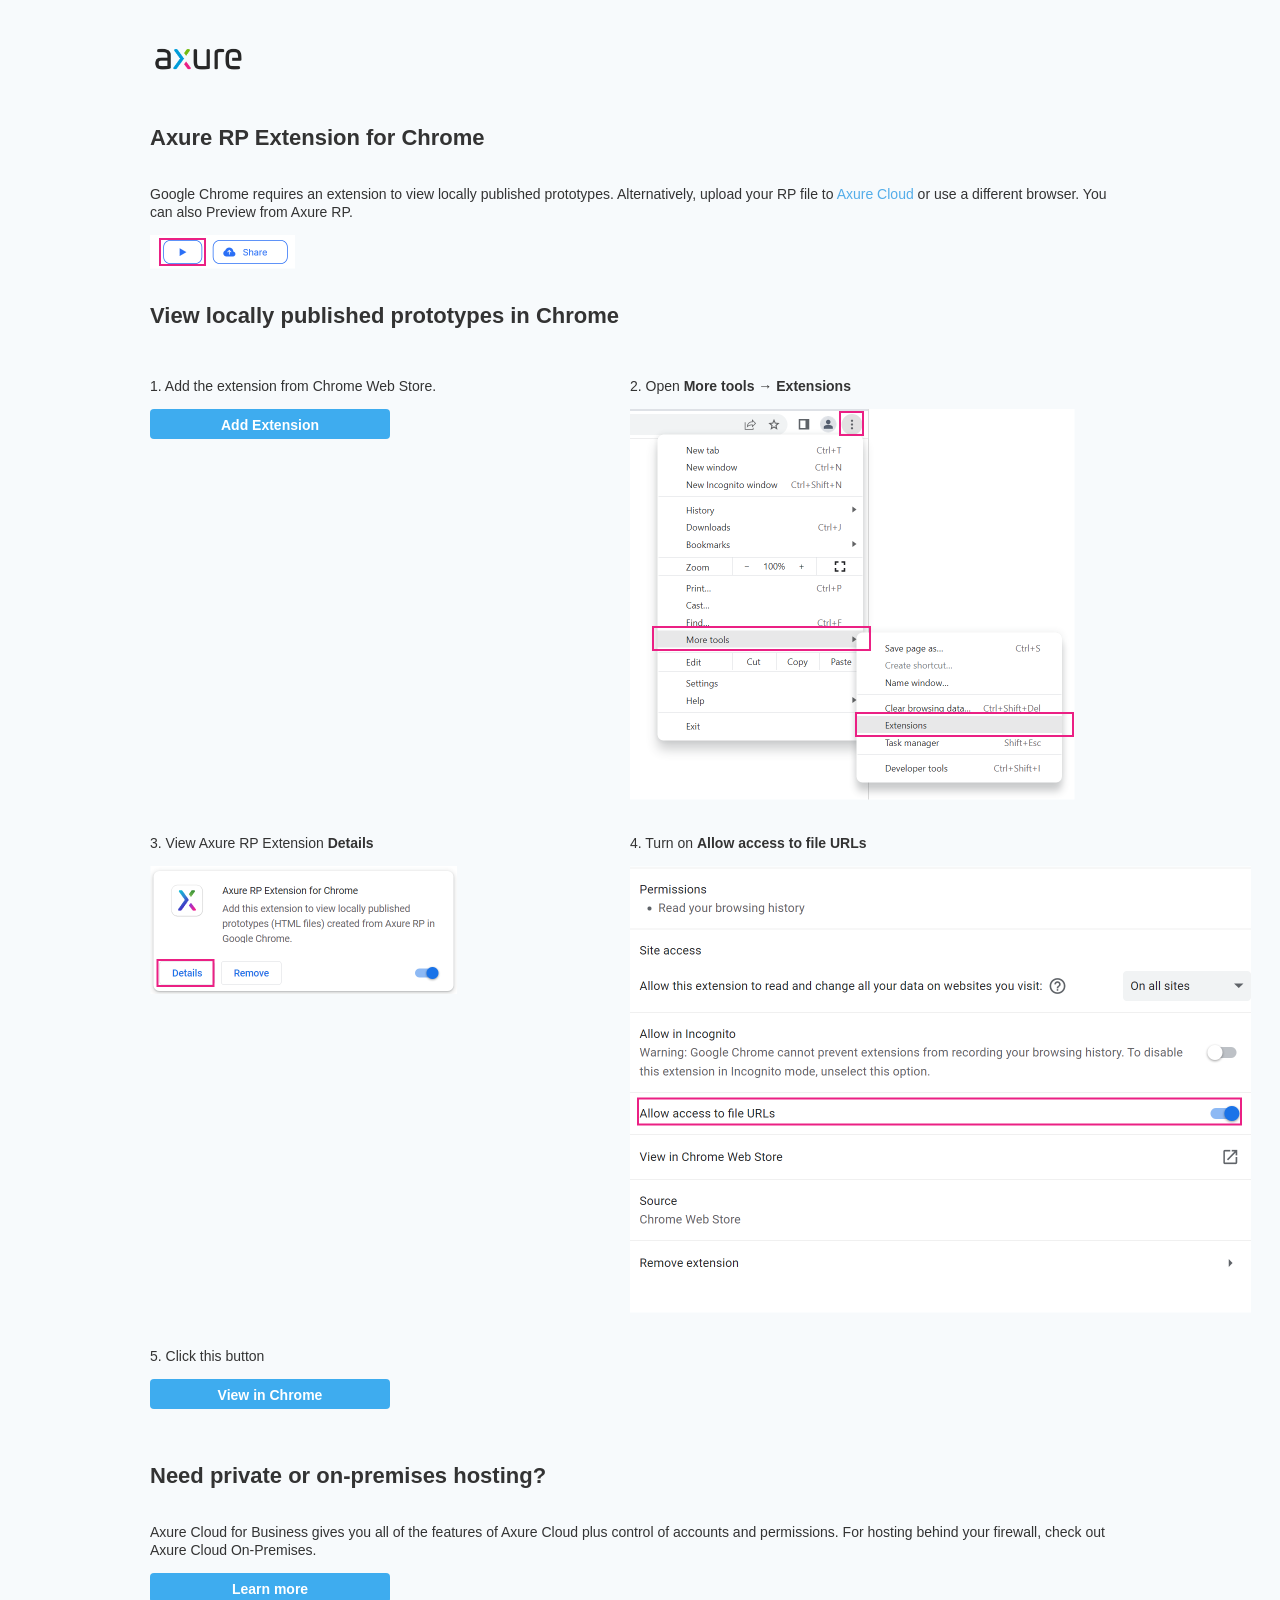
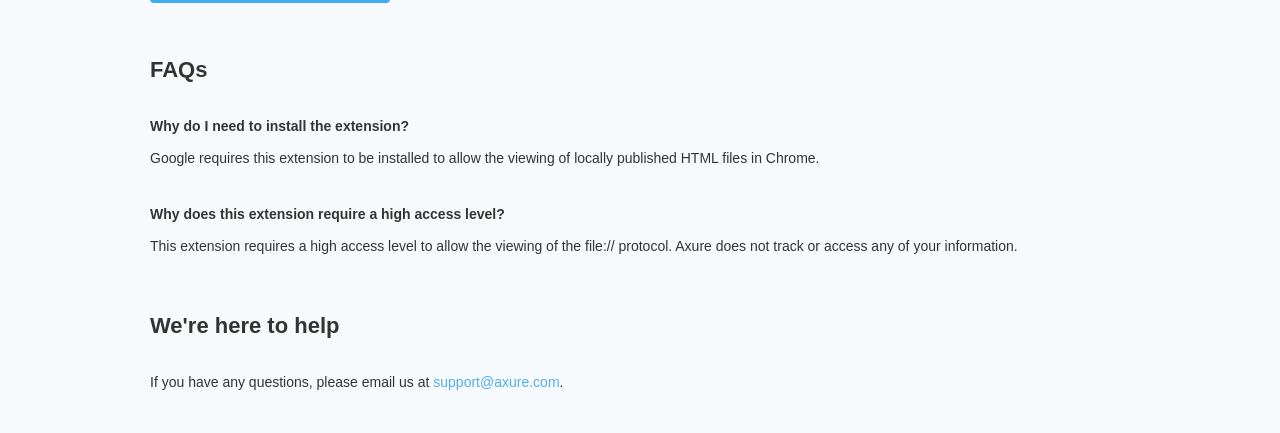
<file: resources/chrome/chrome.html>
﻿<html>
    <head>
        <title>Install the Axure RP Chrome Extension</title>
        <style type="text/css">
            * {
                font-family: "Source Sans Pro", sans-serif;
            }
            body {
                text-align: center;
                background-color: #f7fafc;
                color: #37465e;
            }
            p {
                font-size: 14px;
                line-height: 18px;
                color: #333333;
            }
            div.container {
                width: 980px;
                margin-left: auto;
                margin-right: auto;
                text-align: left;
            }
            a {
                text-decoration: none;
                color: #ffffff;
            }
            .button {
                display: block;
                width: 240px;
                height: 30px;
                padding: 2px 8px 2px 8px;
                border-radius: 4px;
                background-color: #3eacef;
                box-sizing: border-box;
                font-family: "Source Sans Pro SemiBold", "Source Sans Pro", sans-serif;
                font-weight: 600;
                color: #ffffff;
                text-align: center;
                font-size: 14px;
                line-height: 28px;
            }
            a:hover.button {
                background-color: #1482c5;
            }
            div.left {
                width: 400px;
                float: left;
                margin-right: 80px;
            }
            div.right {
                width: 400px;
                float: left;
            }
            div.buttonContainer {
                text-align: center;
            }
            .header {
                font-size: 22px;
                color: #333333;
                line-height: 50px;
                font-weight: bold;
            }
        </style>
    </head>
    <body>
        <div class="container">
            <br />
            <br />
            <img src="axure_logo.png" alt="axure" style="width: 100px" />
            <br />
            <br />
            <p class="header">
                Axure RP Extension for Chrome
            </p>
            <p>
                Google Chrome requires an extension to view locally published prototypes. Alternatively, upload your RP file to <a href="https://www.axure.cloud" style="color: #53ADE9">Axure Cloud</a> or use a different browser. You can also Preview from Axure RP.
</p>
            <img src="preview-rp.png" alt="preview" />
            <p class="header">
                View locally published prototypes in Chrome
            </p>
            <div class="left">
                <p>
                    1. Add the extension from Chrome Web Store.
                </p>
                <div class="buttonContainer">
                    <a class="button" href="https://chrome.google.com/webstore/detail/dogkpdfcklifaemcdfbildhcofnopogp"
                       target="_blank">Add Extension</a>
                </div>
            </div>
            <div class="right">
                <p>
                    2. Open <b>More tools → Extensions</b>
                </p>
                <img src="extensions.png" alt="extensions" />
            </div>
            <div style="clear: both; height: 20px;">&nbsp;</div>
            <div class="left">
                <p>
                    3. View Axure RP Extension <b>Details</b>
                </p>
                <img src="details.png" alt="extension details" />
            </div>
            <div class="right">
                <p>
                    4. Turn on <b>Allow access to file URLs</b>
                </p>
                <img src="allow-access.png" alt="allow access" />
            </div>
            <div style="clear: both; height: 20px;">&nbsp;</div>
            <div class="left">
                <p>
                    5. Click this button
                </p>
                <div class="buttonContainer">
                    <a class="button" href="../../start.html">View in Chrome</a>
                </div>
            </div>
            <div style="clear: both; height: 20px;">
            </div>
            <p class="header">
                Need private or on-premises hosting?
            </p>
            <p>
                Axure Cloud for Business gives you all of the features of Axure Cloud plus control of accounts and permissions. For hosting behind your firewall, check out Axure Cloud On-Premises.
            </p>
            <div class="buttonContainer">
                <a class="button" href="https://www.axure.com/axure-cloud#hosted">Learn more</a>
            </div>
            <div style="clear: both; height: 20px;"></div>
            <p class="header">
                FAQs
            </p>
            <p><b>Why do I need to install the extension?</b></p>
            <p>
                Google requires this extension to be installed to allow the viewing of locally published HTML files in Chrome.
            </p>
            <div style="clear: both; height: 10px;"></div>
            <p>
                <b>Why does this extension require a high access level?</b>
            </p>
            <p>
                This extension requires a high access level to allow the viewing of the file:// protocol. Axure does not track or access any of your information.
            </p>
            <div style="clear: both; height: 10px;"></div>
            <p class="header">
                We're here to help
            </p>
            <p>
                If you have any questions, please email us at <a href="mailto:support@axure.com" style="color: #53ADE9">support@axure.com</a>.
            </p>
            <div style="clear: both; height: 20px;"></div>
        </div>
    </body>
</html>
</file>
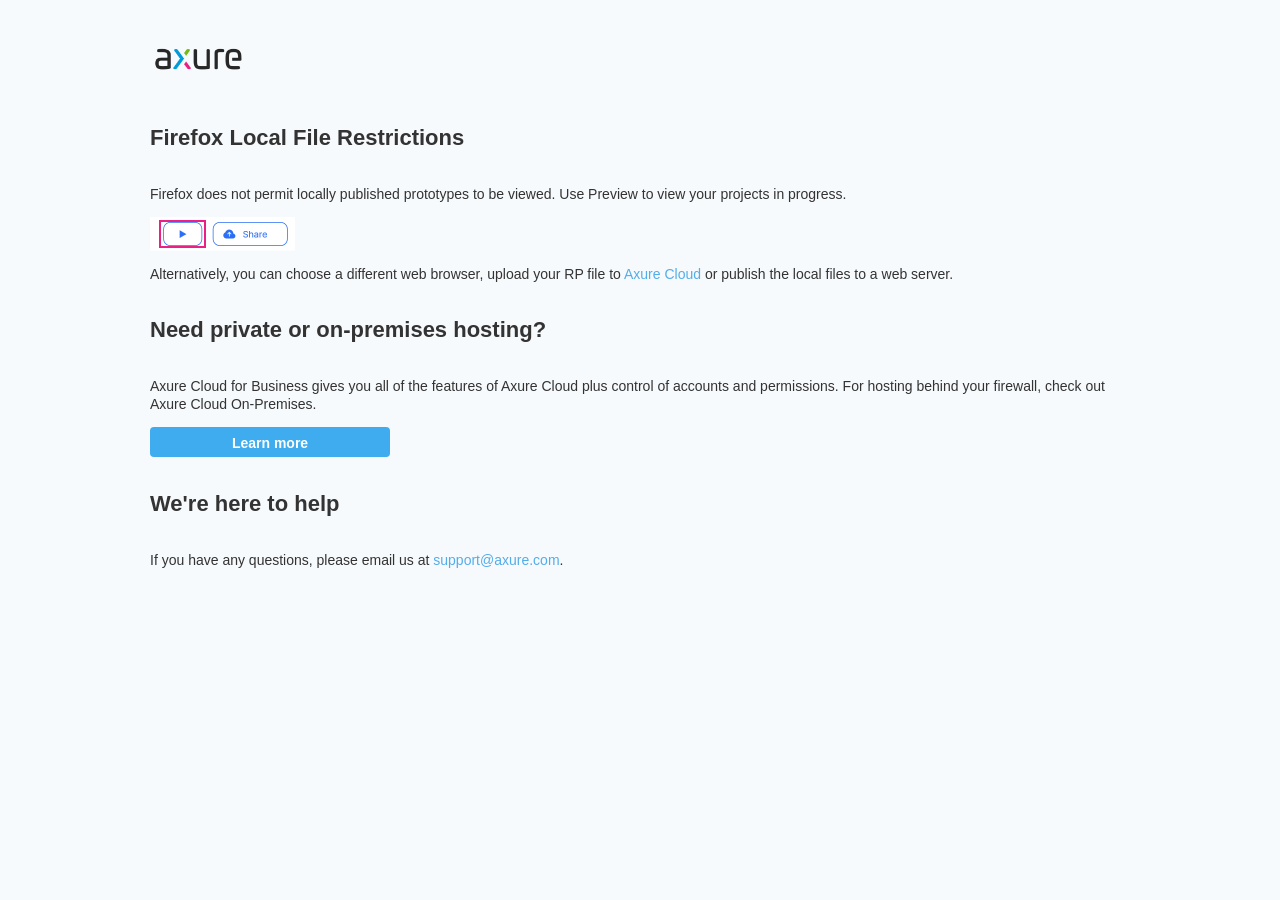
<file: resources/chrome/firefox.html>
<html>
<head>
    <title>Axure RP - Firefox Local File Restrictions</title>
        <style type="text/css">
            * {
                font-family: "Source Sans Pro", sans-serif;
            }

            body {
                text-align: center;
                background-color: #f7fafc;
                color: #37465e;
            }

            p {
                font-size: 14px;
                line-height: 18px;
                color: #333333;
            }

            div.container {
                width: 980px;
                margin-left: auto;
                margin-right: auto;
                text-align: left;
            }

            a {
                text-decoration: none;
                color: #ffffff;
            }

            .button {
                display: block;
                width: 240px;
                height: 30px;
                padding: 2px 8px 2px 8px;
                border-radius: 4px;
                background-color: #3eacef;
                box-sizing: border-box;
                font-family: "Source Sans Pro SemiBold", "Source Sans Pro", sans-serif;
                font-weight: 600;
                color: #ffffff;
                text-align: center;
                font-size: 14px;
                line-height: 28px;
            }

            a:hover.button {
                background-color: #1482c5;
            }

            div.buttonContainer {
                text-align: center;
            }

            .header {
                font-size: 22px;
                color: #333333;
                line-height: 50px;
                font-weight: bold;
            }
        </style>
    </head>
    <body>
        <div class="container">
            <br />
            <br />
            <img src="axure_logo.png" alt="axure" style="width: 100px" />
            <br />
            <br />
            <p class="header">
                Firefox Local File Restrictions
            </p>
            <p>
                Firefox does not permit locally published prototypes to be viewed. Use Preview to view your projects in progress.
            </p>
            <img src="preview-rp.png" alt="preview" />
            <p>
                Alternatively,  you can choose a different web browser, upload your RP file to <a href="https://app.axure.cloud" style="color: #53ADE9">Axure Cloud</a> or publish the local files to a web server.
            </p>
            <p class="header">
                Need private or on-premises hosting?
            </p>
            <p>
                Axure Cloud for Business gives you all of the features of Axure Cloud plus control of accounts and permissions. For hosting behind your firewall, check out Axure Cloud On-Premises.
            </p>
            <div class="buttonContainer">
                <a class="button" href="https://www.axure.com/axure-cloud#hosted">Learn more</a>
            </div>
            <p class="header">
                We're here to help
            </p>
            <p>
                If you have any questions, please email us at <a href="mailto:support@axure.com" style="color: #53ADE9 ">support@axure.com</a>.
            </p>
            <div style="clear: both; height: 20px;"></div>
        </div>
    </body>
</html>
</file>
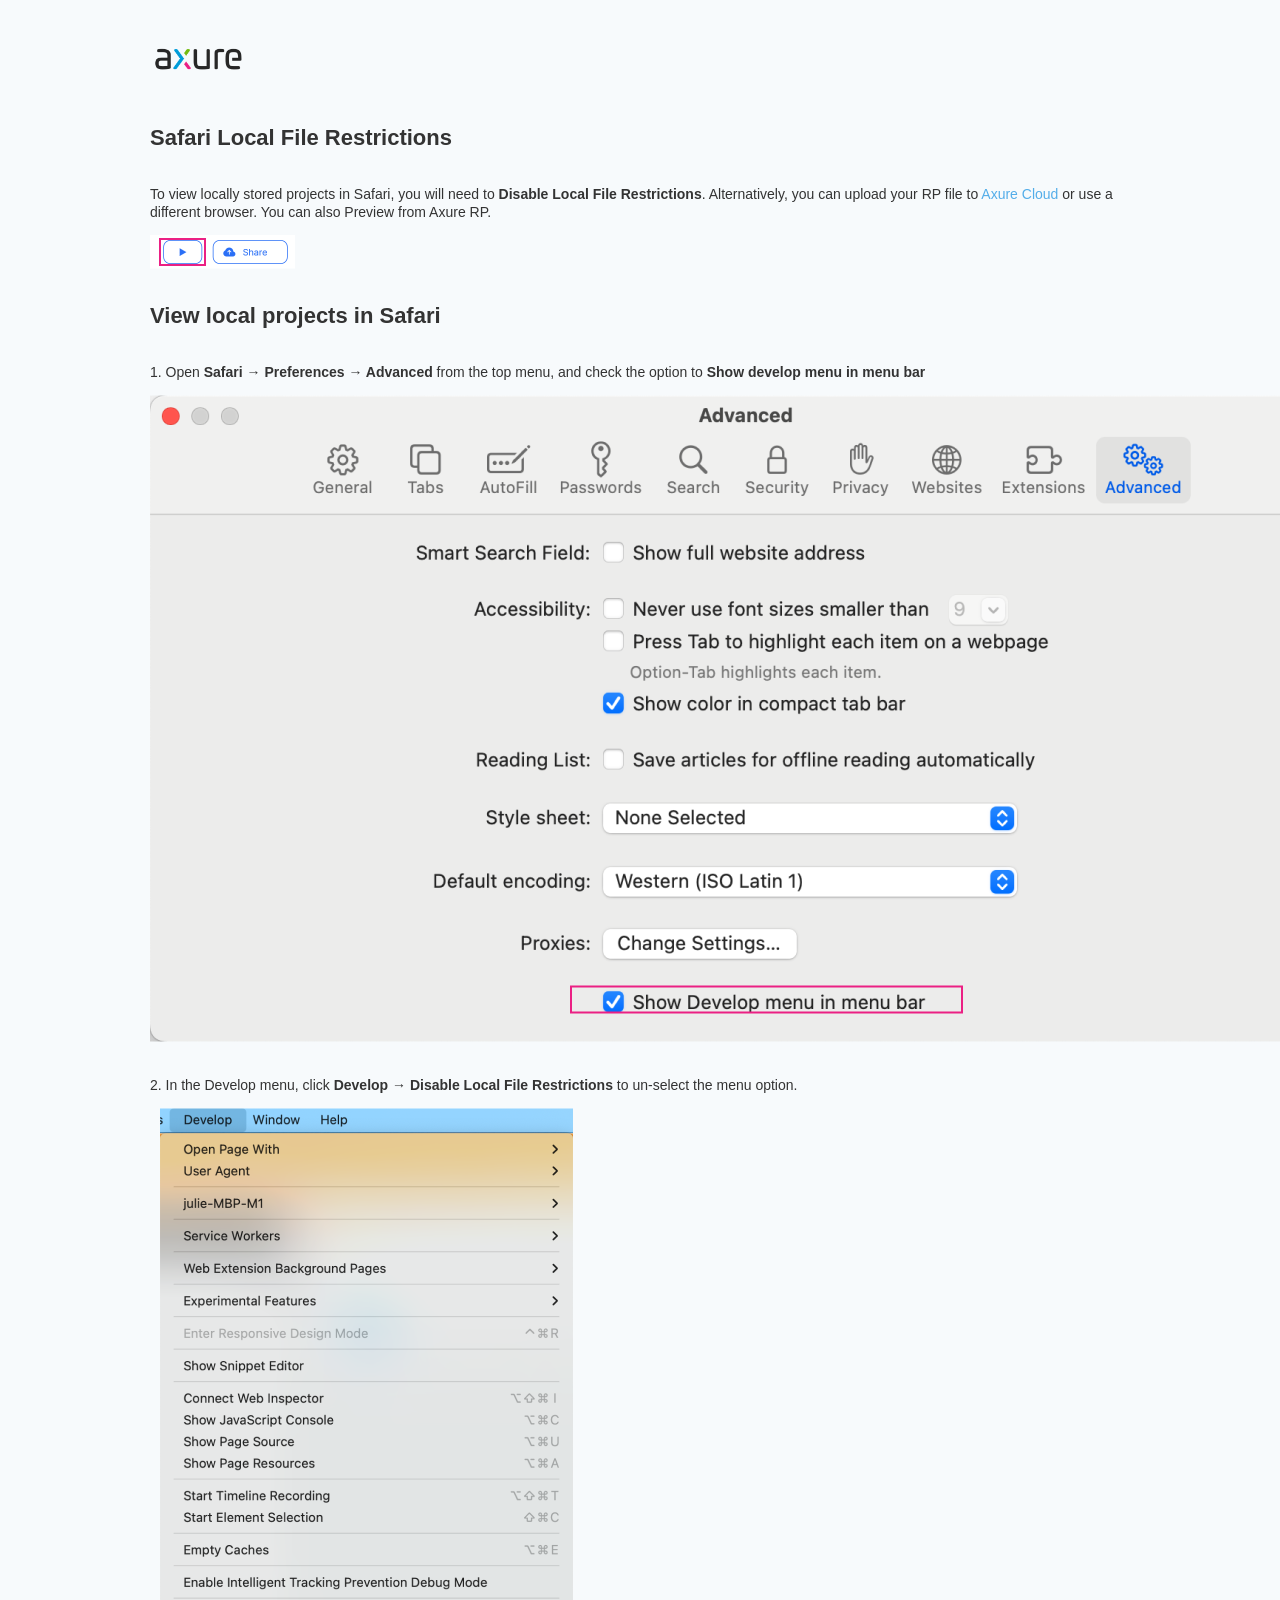
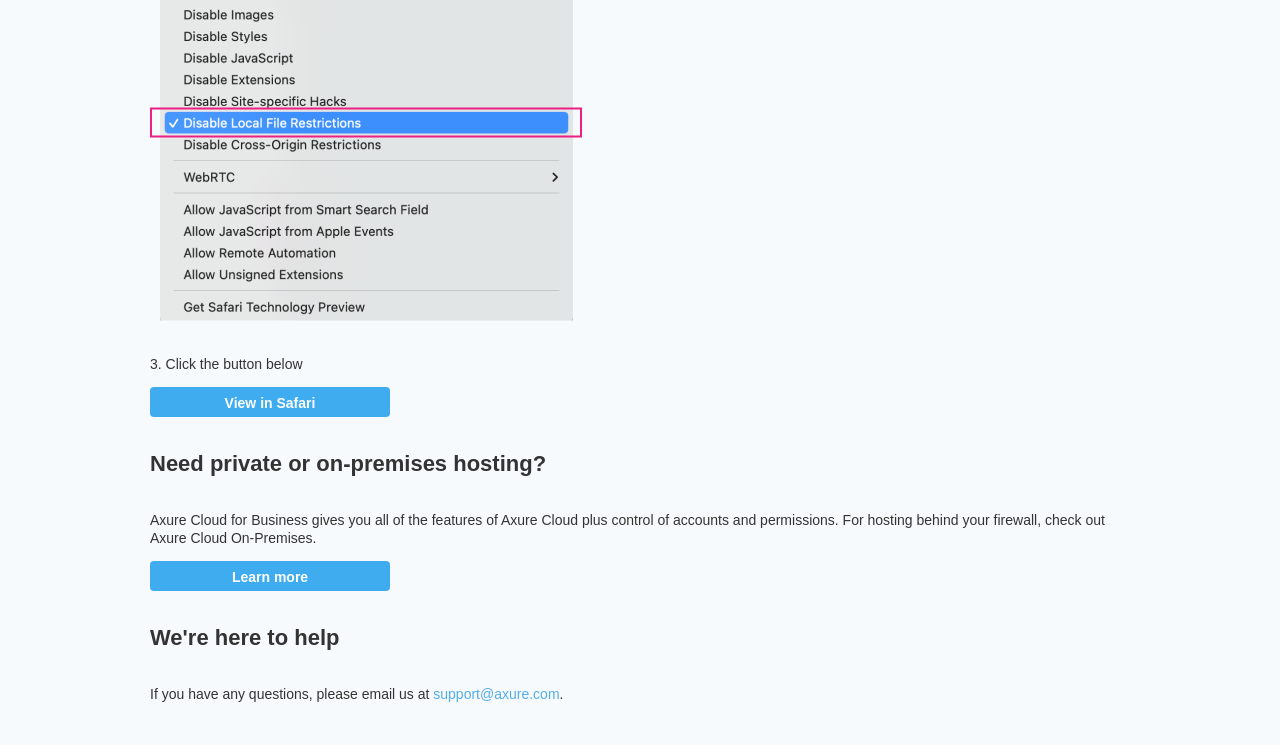
<file: resources/chrome/safari.html>
﻿<html>
    <head>
        <title>Axure RP - Safari Local File Restrictions</title>
        <style type="text/css">
            * {
                font-family: "Source Sans Pro", sans-serif;
            }

            body {
                text-align: center;
                background-color: #f7fafc;
                color: #37465e;
            }

            p {
                font-size: 14px;
                line-height: 18px;
                color: #333333;
            }

            div.container {
                width: 980px;
                margin-left: auto;
                margin-right: auto;
                text-align: left;
            }

            a {
                text-decoration: none;
                color: #ffffff;
            }

            .button {
                display: block;
                width: 240px;
                height: 30px;
                padding: 2px 8px 2px 8px;
                border-radius: 4px;
                background-color: #3eacef;
                box-sizing: border-box;
                font-family: "Source Sans Pro SemiBold", "Source Sans Pro", sans-serif;
                font-weight: 600;
                color: #ffffff;
                text-align: center;
                font-size: 14px;
                line-height: 28px;
            }

            a:hover.button {
                background-color: #1482c5;
            }

            div.buttonContainer {
                text-align: center;
            }

            .header {
                font-size: 22px;
                color: #333333;
                line-height: 50px;
                font-weight: bold;
            }
        </style>
    </head>
    <body>
        <div class="container">
            <br />
            <br />
            <img src="axure_logo.png" alt="axure" style="width: 100px" />
            <br />
            <br />
            <p class="header">
                Safari Local File Restrictions
            </p>
            <p>
                To view locally stored projects in Safari, you will need to <b>Disable Local File Restrictions</b>. Alternatively,
                you can upload your RP file to <a href="https://www.axure.cloud" style="color: #53ADE9">Axure Cloud</a> or use a different browser. You can also Preview from Axure RP.
            </p>
            <img src="preview-rp.png" alt="preview" />
            <p class="header">
                View local projects in Safari
            </p>
            <div>
                <p>
                    1. Open <b>Safari → Preferences → Advanced</b> from the top menu, and check the option to <b>Show develop menu in menu bar</b>
                </p>
                <img src="safari_advanced.png" alt="advanced" />
            </div>
            <div style="clear: both; height: 20px;">&nbsp;</div>
            <div class="">
                <p>
                    2. In the Develop menu, click <b>Develop → Disable Local File Restrictions</b> to un-select the menu option.
                </p>
                <img src="safari_restrictions.png" alt="extensions" />
            </div>
            <div style="clear: both; height: 20px;">&nbsp;</div>
            <p>
                3. Click the button below
            </p>
            <div class="buttonContainer">
                <a class="button" href="../../start.html">View in Safari</a>
            </div>
            <p class="header">
                Need private or on-premises hosting?
            </p>
            <p>
                Axure Cloud for Business gives you all of the features of Axure Cloud plus control of accounts and permissions. For hosting behind your firewall, check out Axure Cloud On-Premises.
            </p>
            <div class="buttonContainer">
                <a class="button" href="https://www.axure.com/axure-cloud#hosted">Learn more</a>
            </div>
            <p class="header">
                We're here to help
            </p>
            <p>
                If you have any questions, please email us at <a href="mailto:support@axure.com" style="color: #53ADE9 ">support@axure.com</a>.
            </p>
            <div style="clear: both; height: 20px;"></div>
        </div>
    </body>
</html>
</file>
